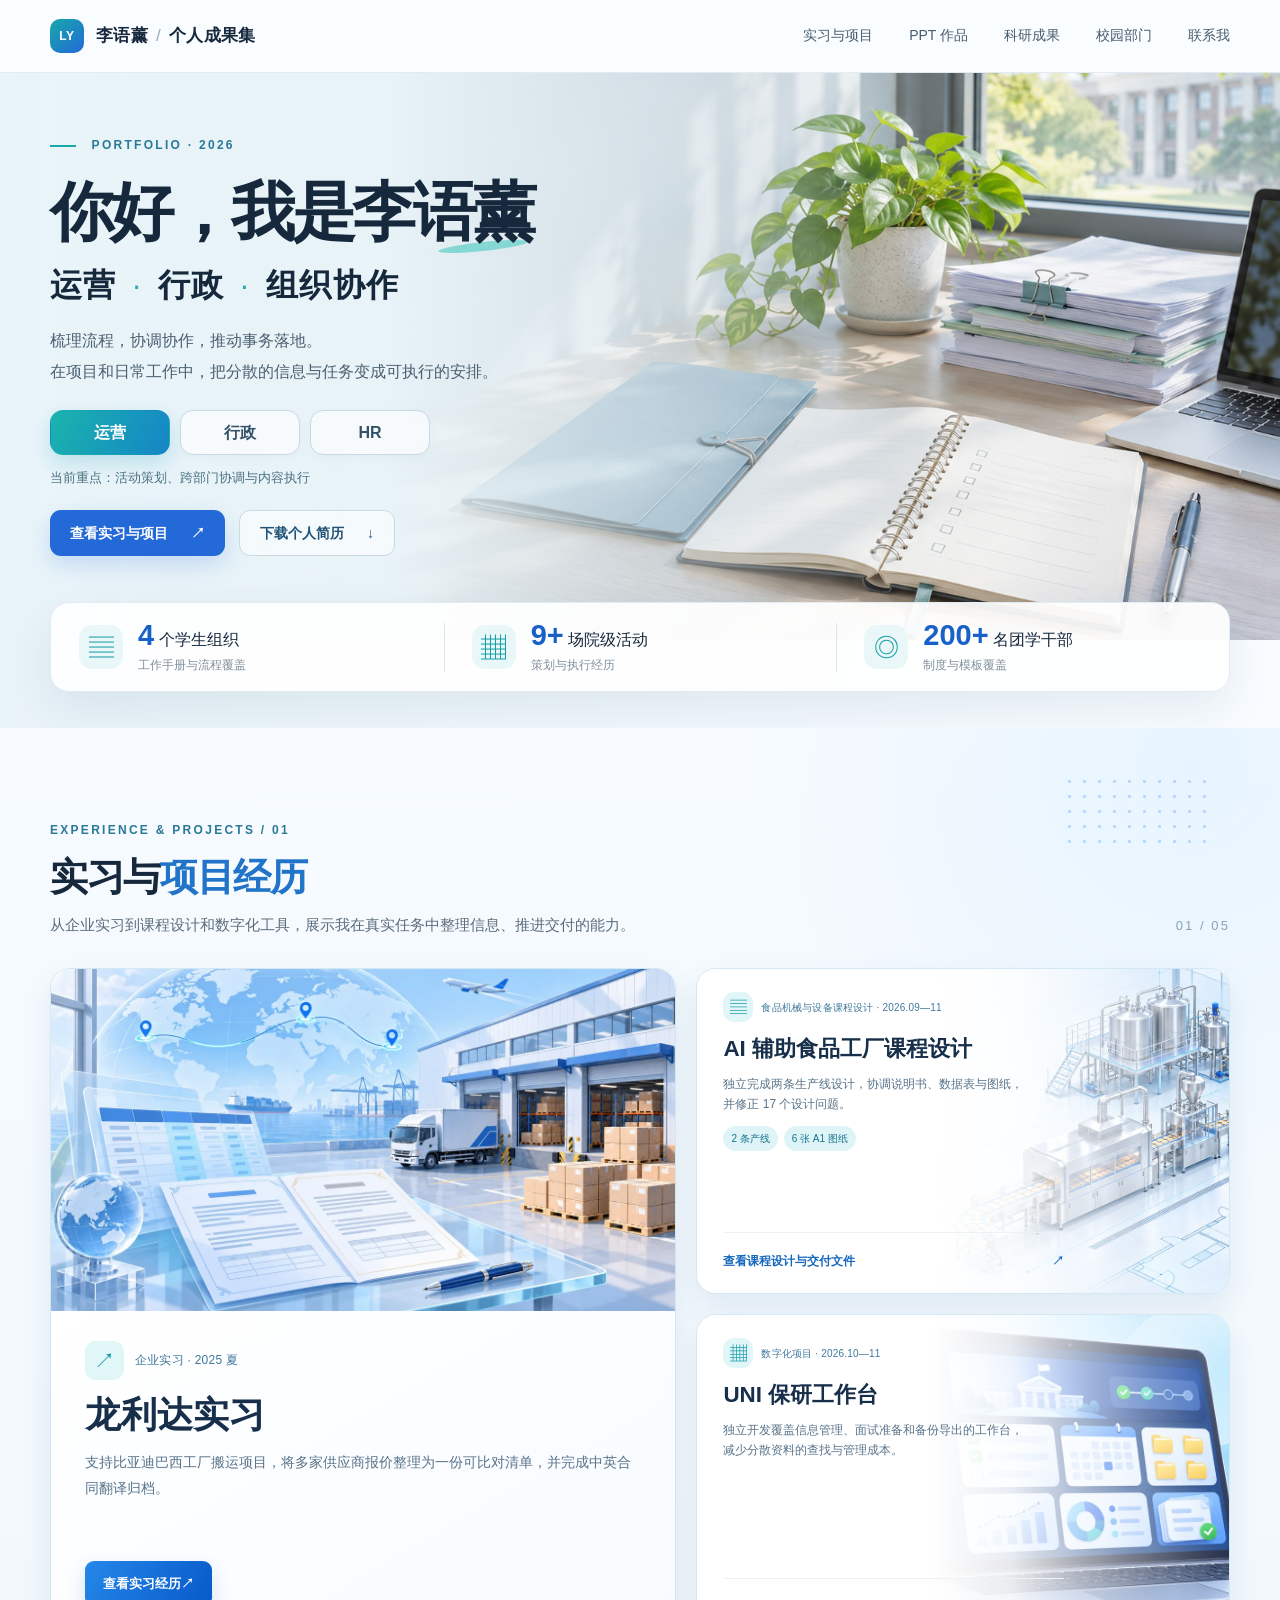
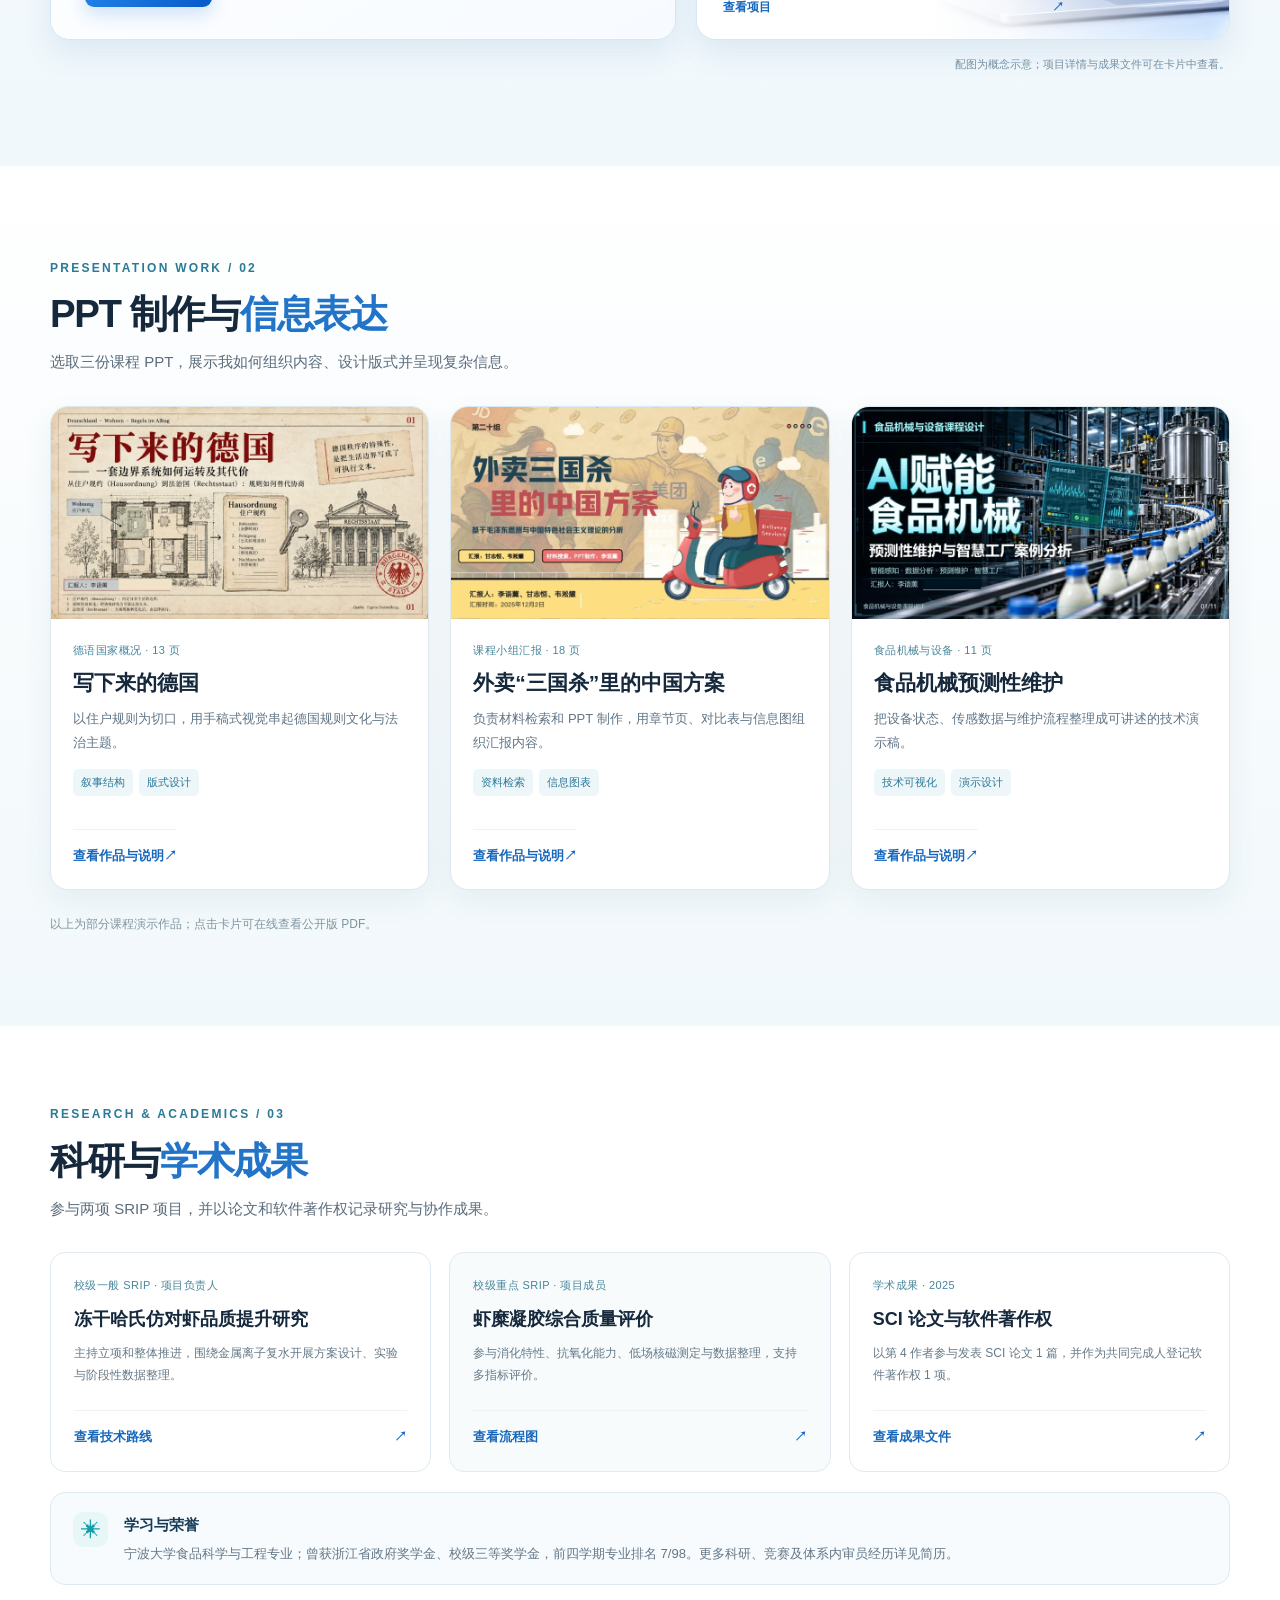
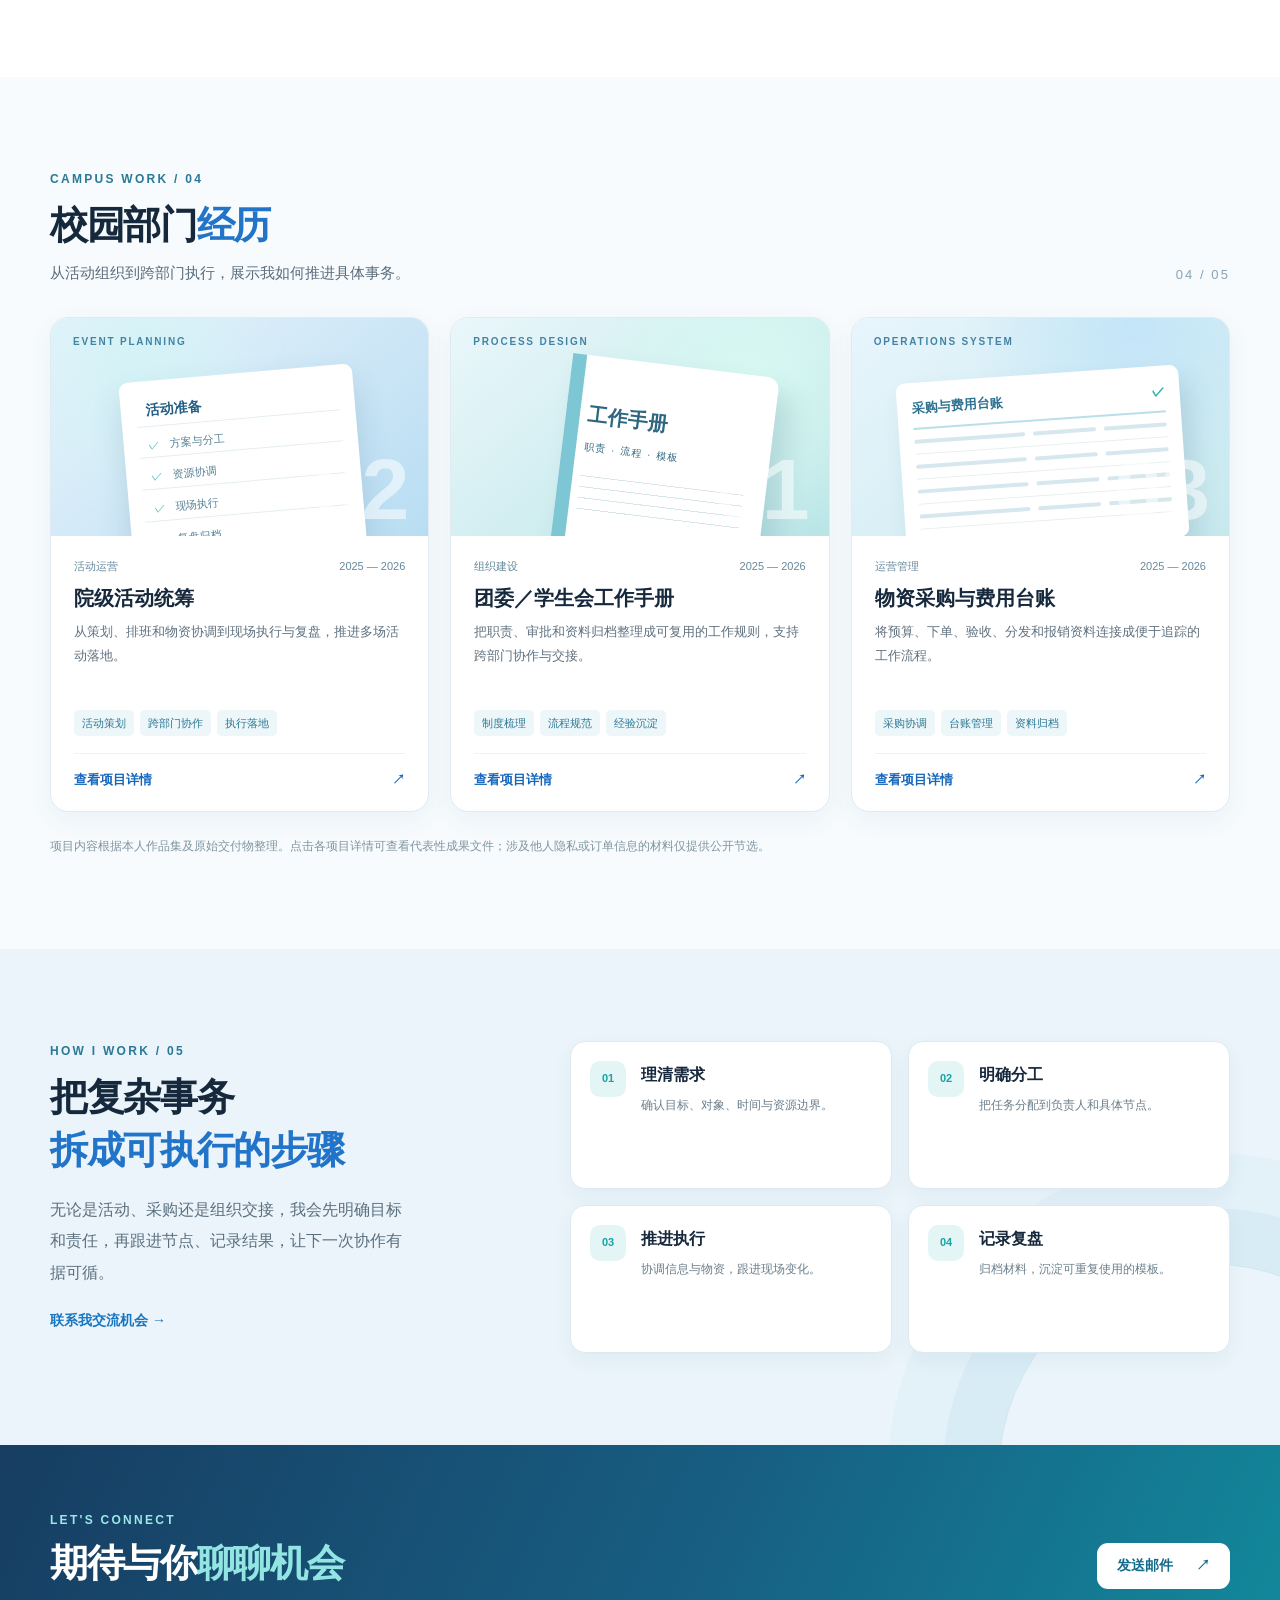
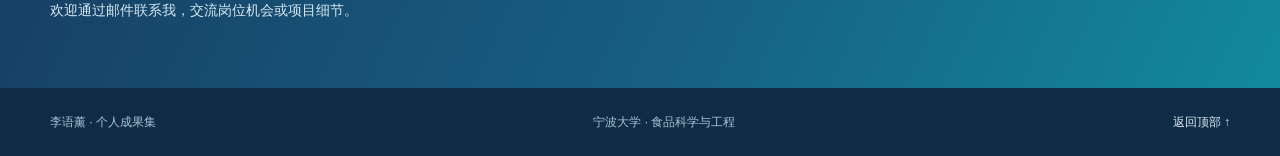
<file: index.html>
<!doctype html>
<html lang="zh-CN">
<head>
  <meta charset="utf-8">
  <meta name="viewport" content="width=device-width, initial-scale=1">
  <meta name="theme-color" content="#edf5f9">
  <meta name="description" content="李语薰的个人成果集，展示运营、行政与组织协作方向的项目成果、实习经历和工作方法。">
  <title>李语薰｜个人成果集</title>
  <link rel="stylesheet" href="styles.css">
  <script src="script.js" defer></script>
</head>
<body>
  <a class="skip-link" href="#main">跳到主要内容</a>
  <header class="site-header">
    <div class="shell header-inner">
      <a class="brand" href="#top" aria-label="李语薰个人成果集，返回顶部"><span class="brand-mark">LY</span><span>李语薰<span class="brand-divider">/</span>个人成果集</span></a>
      <nav class="main-nav" aria-label="主导航">
        <a href="#experience">实习与项目</a><a href="#presentations">PPT 作品</a><a href="#research">科研成果</a><a href="#projects">校园部门</a><a href="#contact">联系我</a>
      </nav>
      <button class="menu-button" type="button" aria-label="打开导航菜单" aria-expanded="false" aria-controls="mobile-nav"><span></span><span></span><span></span></button>
    </div>
    <nav class="mobile-nav" id="mobile-nav" aria-label="移动端导航" hidden><a href="#experience">实习与项目</a><a href="#presentations">PPT 作品</a><a href="#research">科研成果</a><a href="#projects">校园部门</a><a href="#contact">联系我</a></nav>
  </header>

  <main id="main">
    <section class="hero" id="top" aria-labelledby="hero-title">
      <div class="hero-image" role="img" aria-label="阳光下的工作台、笔记本与文件"></div>
      <div class="shell hero-inner">
        <div class="hero-copy">
          <p class="eyebrow"><span class="eyebrow-line"></span> PORTFOLIO · 2026</p>
          <h1 id="hero-title">你好，我是<span>李语薰</span><i class="title-accent" aria-hidden="true"></i></h1>
          <p class="hero-role">运营 <b>·</b> 行政 <b>·</b> 组织协作</p>
          <p class="hero-intro">梳理流程，协调协作，推动事务落地。<br>在项目和日常工作中，把分散的信息与任务变成可执行的安排。</p>
          <div class="role-picker" role="group" aria-label="选择投递方向">
            <button type="button" class="role-button active" data-role="ops" aria-pressed="true">运营</button>
            <button type="button" class="role-button" data-role="admin" aria-pressed="false">行政</button>
            <button type="button" class="role-button" data-role="hr" aria-pressed="false">HR</button>
          </div>
          <p class="role-note" id="role-note" aria-live="polite">当前重点：活动策划、跨部门协调与内容执行</p>
          <div class="hero-actions"><a class="button primary" href="#experience">查看实习与项目 <span aria-hidden="true">↗</span></a><a class="button text-button" id="resume-link" href="assets/li-yuxun-resume.pdf" download="李语薰-宁波大学-个人简历.pdf">下载个人简历 <span aria-hidden="true">↓</span></a></div>
        </div>
      </div>
      <div class="shell metrics" aria-label="成果概览"><div><span class="metric-icon">▤</span><span><strong>4</strong> 个学生组织<small>工作手册与流程覆盖</small></span></div><div><span class="metric-icon">▦</span><span><strong>9+</strong> 场院级活动<small>策划与执行经历</small></span></div><div><span class="metric-icon">◎</span><span><strong>200+</strong> 名团学干部<small>制度与模板覆盖</small></span></div></div>
    </section>

    <section class="section experience-section" id="experience" aria-labelledby="experience-title">
      <div class="shell">
        <div class="section-head"><div><p class="section-kicker">EXPERIENCE &amp; PROJECTS / 01</p><h2 id="experience-title">实习与<span>项目经历</span></h2><p class="section-subtitle">从企业实习到课程设计和数字化工具，展示我在真实任务中整理信息、推进交付的能力。</p></div><span class="section-deco" aria-hidden="true">01 / 05</span></div>
        <div class="experience-showcase">
          <article class="experience-tile experience-tile--featured">
            <div class="experience-tile-art"><img src="assets/experience/internship.webp" alt="物流仓储、供应商报价表与合同文件的概念插画" loading="lazy"></div>
            <div class="experience-tile-content"><div class="experience-meta"><span class="experience-icon" aria-hidden="true">↗</span><span>企业实习 · 2025 夏</span></div><h3>龙利达实习</h3><p>支持比亚迪巴西工厂搬运项目，将多家供应商报价整理为一份可比对清单，并完成中英合同翻译归档。</p><button type="button" class="detail-button" data-open="internship">查看实习经历 <span aria-hidden="true">↗</span></button></div>
          </article>
          <article class="experience-tile experience-tile--compact experience-tile--factory">
            <div class="experience-tile-art"><img src="assets/experience/factory.webp" alt="食品生产线与设计图纸的概念插画" loading="lazy"></div>
            <div class="experience-tile-content"><div class="experience-meta"><span class="experience-icon" aria-hidden="true">▤</span><span>食品机械与设备课程设计 · 2026.09—11</span></div><h3>AI 辅助食品工厂课程设计</h3><p>独立完成两条生产线设计，协调说明书、数据表与图纸，并修正 17 个设计问题。</p><div class="experience-pills"><span>2 条产线</span><span>6 张 A1 图纸</span></div><button type="button" class="detail-button" data-open="engineering">查看课程设计与交付文件 <span aria-hidden="true">↗</span></button></div>
          </article>
          <article class="experience-tile experience-tile--compact experience-tile--uni">
            <div class="experience-tile-art"><img src="assets/experience/uni.webp" alt="信息管理工作台界面的概念插画" loading="lazy"></div>
            <div class="experience-tile-content"><div class="experience-meta"><span class="experience-icon" aria-hidden="true">▦</span><span>数字化项目 · 2026.10—11</span></div><h3>UNI 保研工作台</h3><p>独立开发覆盖信息管理、面试准备和备份导出的工作台，减少分散资料的查找与管理成本。</p><button type="button" class="detail-button" data-open="uni">查看项目 <span aria-hidden="true">↗</span></button></div>
          </article>
        </div>
        <p class="experience-visual-note">配图为概念示意；项目详情与成果文件可在卡片中查看。</p>
      </div>
    </section>
    <section class="section presentations-section" id="presentations" aria-labelledby="presentations-title">
      <div class="shell">
        <div class="section-head"><div><p class="section-kicker">PRESENTATION WORK / 02</p><h2 id="presentations-title">PPT 制作与<span>信息表达</span></h2><p class="section-subtitle">选取三份课程 PPT，展示我如何组织内容、设计版式并呈现复杂信息。</p></div></div>
        <div class="presentation-grid">
          <article class="presentation-card"><img src="assets/presentations/germany-cover.webp" alt="《写下来的德国》演示稿封面，采用手稿与历史档案视觉" loading="lazy"><div class="presentation-body"><p class="experience-type">德语国家概况 · 13 页</p><h3>写下来的德国</h3><p>以住户规则为切口，用手稿式视觉串起德国规则文化与法治主题。</p><div class="tags"><span>叙事结构</span><span>版式设计</span></div><button type="button" class="detail-button" data-open="slidesGermany">查看作品与说明 <span aria-hidden="true">↗</span></button></div></article>
          <article class="presentation-card"><img src="assets/presentations/takeout-cover.webp" alt="《外卖三国杀里的中国方案》课程汇报封面，采用插画和章节式布局" loading="lazy"><div class="presentation-body"><p class="experience-type">课程小组汇报 · 18 页</p><h3>外卖“三国杀”里的中国方案</h3><p>负责材料检索和 PPT 制作，用章节页、对比表与信息图组织汇报内容。</p><div class="tags"><span>资料检索</span><span>信息图表</span></div><button type="button" class="detail-button" data-open="slidesTakeout">查看作品与说明 <span aria-hidden="true">↗</span></button></div></article>
          <article class="presentation-card"><img src="assets/presentations/maintenance-cover.webp" alt="《食品机械预测性维护》演示稿封面，采用深色工业科技视觉" loading="lazy"><div class="presentation-body"><p class="experience-type">食品机械与设备 · 11 页</p><h3>食品机械预测性维护</h3><p>把设备状态、传感数据与维护流程整理成可讲述的技术演示稿。</p><div class="tags"><span>技术可视化</span><span>演示设计</span></div><button type="button" class="detail-button" data-open="slidesMaintenance">查看作品与说明 <span aria-hidden="true">↗</span></button></div></article>
        </div>
        <p class="evidence-note">以上为部分课程演示作品；点击卡片可在线查看公开版 PDF。</p>
      </div>
    </section>
    <section class="section expanded-section" id="research" aria-labelledby="research-title"><div class="shell"><div class="section-head"><div><p class="section-kicker">RESEARCH & ACADEMICS / 03</p><h2 id="research-title">科研与<span>学术成果</span></h2><p class="section-subtitle">参与两项 SRIP 项目，并以论文和软件著作权记录研究与协作成果。</p></div></div>
      <div class="research-grid"><article class="research-card"><p class="experience-type">校级一般 SRIP · 项目负责人</p><h3>冻干哈氏仿对虾品质提升研究</h3><p>主持立项和整体推进，围绕金属离子复水开展方案设计、实验与阶段性数据整理。</p><button type="button" class="detail-button" data-open="shrimp">查看技术路线 <span aria-hidden="true">↗</span></button></article><article class="research-card"><p class="experience-type">校级重点 SRIP · 项目成员</p><h3>虾糜凝胶综合质量评价</h3><p>参与消化特性、抗氧化能力、低场核磁测定与数据整理，支持多指标评价。</p><button type="button" class="detail-button" data-open="gel">查看流程图 <span aria-hidden="true">↗</span></button></article><article class="research-card"><p class="experience-type">学术成果 · 2025</p><h3>SCI 论文与软件著作权</h3><p>以第 4 作者参与发表 SCI 论文 1 篇，并作为共同完成人登记软件著作权 1 项。</p><button type="button" class="detail-button" data-open="academic">查看成果文件 <span aria-hidden="true">↗</span></button></article></div>
    <div class="credentials-strip"><span class="credentials-badge" aria-hidden="true">✳</span><div><strong>学习与荣誉</strong><p>宁波大学食品科学与工程专业；曾获浙江省政府奖学金、校级三等奖学金，前四学期专业排名 7/98。更多科研、竞赛及体系内审员经历详见简历。</p></div></div></div></section>
    <section class="section projects-section" id="projects" aria-labelledby="projects-title">
      <div class="shell">
        <div class="section-head"><div><p class="section-kicker">CAMPUS WORK / 04</p><h2 id="projects-title">校园部门<span>经历</span></h2><p class="section-subtitle" id="project-intro">通过活动统筹、工作手册和采购台账，呈现校园部门工作的执行与沉淀。</p></div><span class="section-deco" aria-hidden="true">04 / 05</span></div>
        <div class="project-grid" id="project-grid">
          <article class="project-card" data-project="events"><div class="card-art art-events"><div class="art-label">EVENT PLANNING</div><div class="schedule"><span>活动准备</span><span>方案与分工</span><span>资源协调</span><span>现场执行</span><span>复盘归档</span></div><span class="art-number">02</span></div><div class="card-body"><div class="card-meta"><span>活动运营</span><span>2025 — 2026</span></div><h3>院级活动统筹</h3><p>从策划、排班和物资协调到现场执行与复盘，推进多场活动落地。</p><div class="tags"><span>活动策划</span><span>跨部门协作</span><span>执行落地</span></div><button type="button" class="detail-button" data-open="events">查看项目详情 <span aria-hidden="true">↗</span></button></div></article>
          <article class="project-card" data-project="handbook"><div class="card-art art-handbook"><div class="art-label">PROCESS DESIGN</div><div class="book"><div class="book-rule"></div><span>工作手册</span><small>职责 · 流程 · 模板</small><div class="book-lines"></div></div><span class="art-number">01</span></div><div class="card-body"><div class="card-meta"><span>组织建设</span><span>2025 — 2026</span></div><h3>团委／学生会工作手册</h3><p>把职责、审批和资料归档整理成可复用的工作规则，支持跨部门协作与交接。</p><div class="tags"><span>制度梳理</span><span>流程规范</span><span>经验沉淀</span></div><button type="button" class="detail-button" data-open="handbook">查看项目详情 <span aria-hidden="true">↗</span></button></div></article>
          <article class="project-card" data-project="procurement"><div class="card-art art-procurement"><div class="art-label">OPERATIONS SYSTEM</div><div class="ledger"><div class="ledger-title">采购与费用台账 <span>✓</span></div><div class="ledger-row"><i></i><i></i><i></i></div><div class="ledger-row"><i></i><i></i><i></i></div><div class="ledger-row"><i></i><i></i><i></i></div><div class="ledger-row"><i></i><i></i><i></i></div></div><span class="art-number">03</span></div><div class="card-body"><div class="card-meta"><span>运营管理</span><span>2025 — 2026</span></div><h3>物资采购与费用台账</h3><p>将预算、下单、验收、分发和报销资料连接成便于追踪的工作流程。</p><div class="tags"><span>采购协调</span><span>台账管理</span><span>资料归档</span></div><button type="button" class="detail-button" data-open="procurement">查看项目详情 <span aria-hidden="true">↗</span></button></div></article>
        </div>
        <p class="evidence-note">项目内容根据本人作品集及原始交付物整理。点击各项目详情可查看代表性成果文件；涉及他人隐私或订单信息的材料仅提供公开节选。</p>
      </div>
    </section>
    <section class="section method-section" id="method" aria-labelledby="method-title"><div class="shell method-layout"><div class="method-copy"><p class="section-kicker">HOW I WORK / 05</p><h2 id="method-title">把复杂事务<br><span>拆成可执行的步骤</span></h2><p>无论是活动、采购还是组织交接，我会先明确目标和责任，再跟进节点、记录结果，让下一次协作有据可循。</p><a class="inline-link" href="#contact">联系我交流机会 <span aria-hidden="true">→</span></a></div><ol class="method-steps"><li><span class="step-num">01</span><div><h3>理清需求</h3><p>确认目标、对象、时间与资源边界。</p></div></li><li><span class="step-num">02</span><div><h3>明确分工</h3><p>把任务分配到负责人和具体节点。</p></div></li><li><span class="step-num">03</span><div><h3>推进执行</h3><p>协调信息与物资，跟进现场变化。</p></div></li><li><span class="step-num">04</span><div><h3>记录复盘</h3><p>归档材料，沉淀可重复使用的模板。</p></div></li></ol></div></section>

    <section class="contact-section" id="contact" aria-labelledby="contact-title"><div class="shell contact-inner"><div><p class="section-kicker">LET'S CONNECT</p><h2 id="contact-title">期待与你<span>聊聊机会</span></h2><p>欢迎通过邮件联系我，交流岗位机会或项目细节。</p></div><a class="button contact-button" href="mailto:19560507382@163.com?subject=%E6%9D%8E%E8%AF%AD%E8%96%B0%20%E5%B2%97%E4%BD%8D%E6%B2%9F%E9%80%9A">发送邮件 <span aria-hidden="true">↗</span></a></div></section>
  </main>

  <footer class="site-footer"><div class="shell footer-inner"><span>李语薰 · 个人成果集</span><span>宁波大学 · 食品科学与工程</span><a href="#top">返回顶部 ↑</a></div></footer>

  <dialog id="project-dialog" class="project-dialog" aria-labelledby="dialog-title"><div class="dialog-top"><span id="dialog-category"></span><button id="dialog-close" type="button" aria-label="关闭详情">×</button></div><div class="dialog-content"><h2 id="dialog-title"></h2><p id="dialog-lead" class="dialog-lead"></p><section class="evidence-section"><h3>成果文件</h3><div id="dialog-files" class="file-list"></div></section><div class="dialog-columns"><section><h3>背景与任务</h3><p id="dialog-context"></p></section><section><h3>我承担的工作</h3><ul id="dialog-actions"></ul></section><section><h3>结果与佐证</h3><p id="dialog-result"></p></section></div><p class="dialog-caveat" id="dialog-caveat"></p></div></dialog>
</body>
</html>
</file>
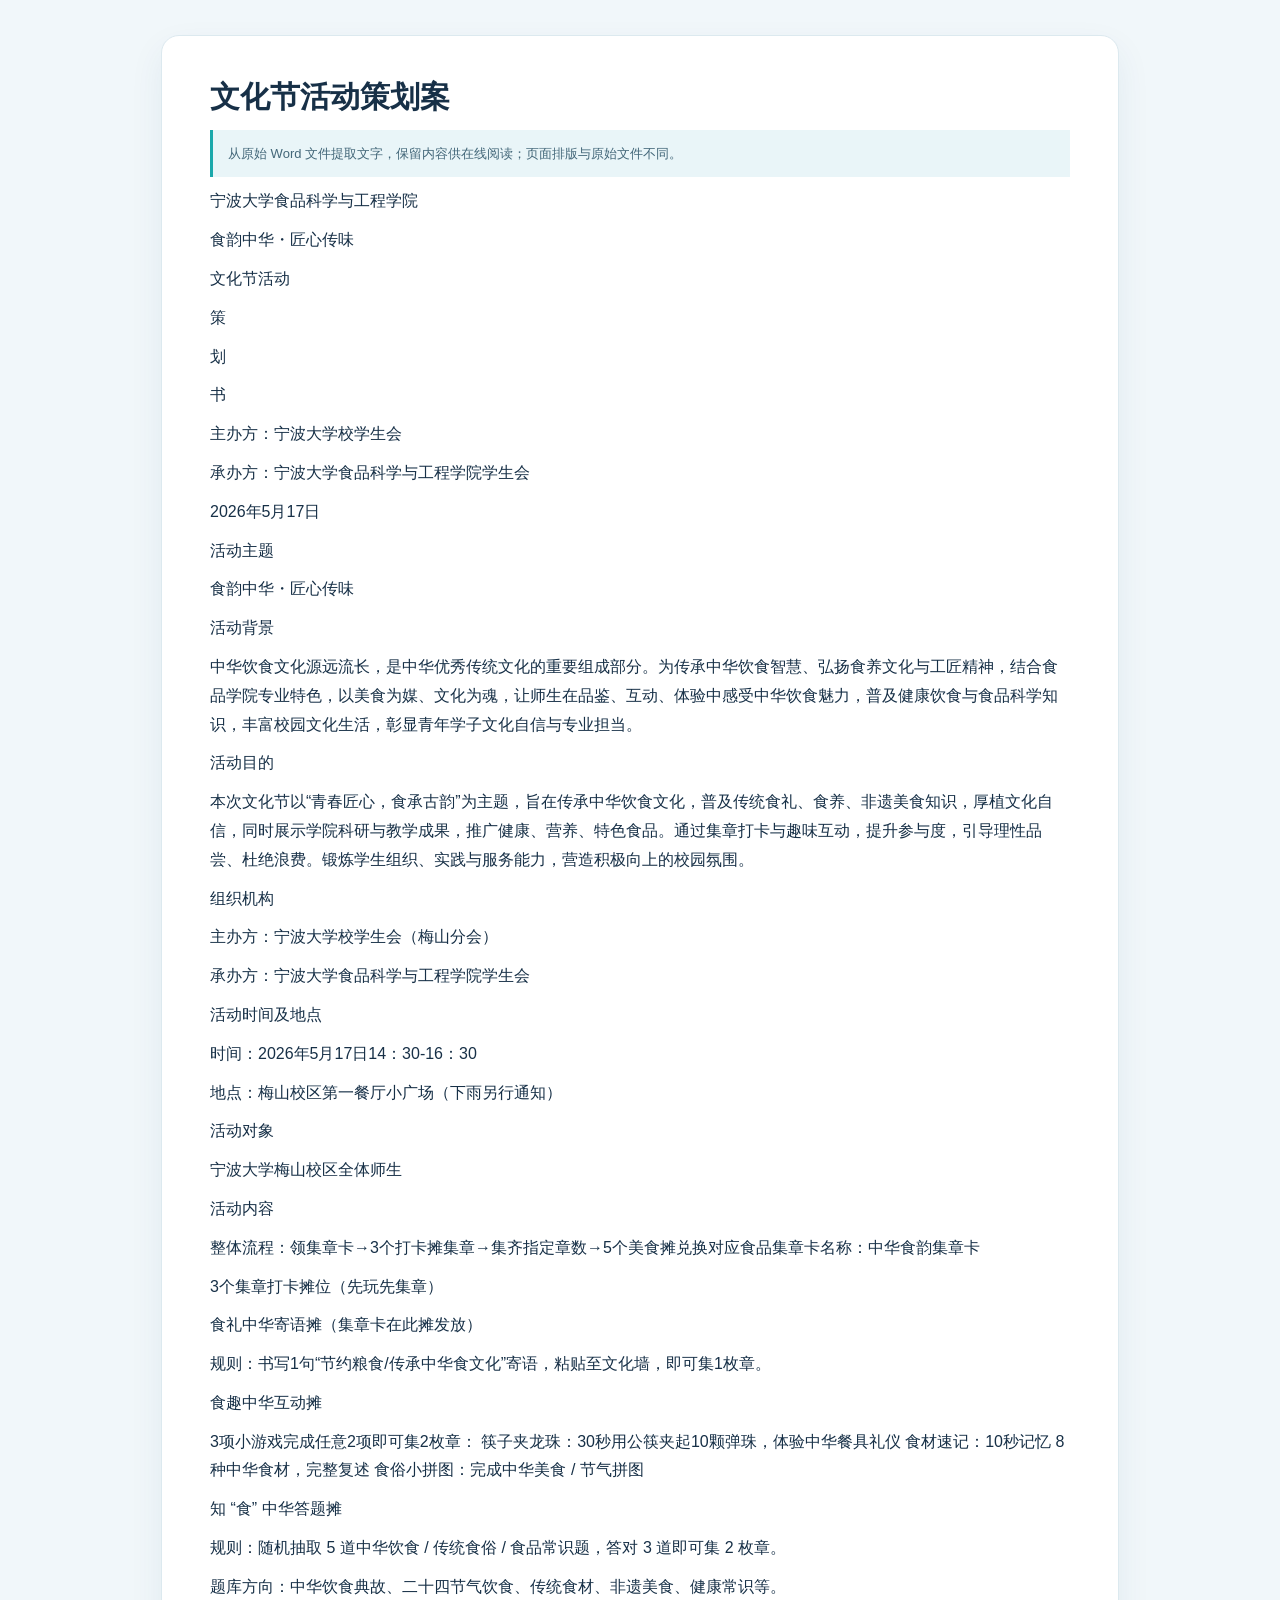
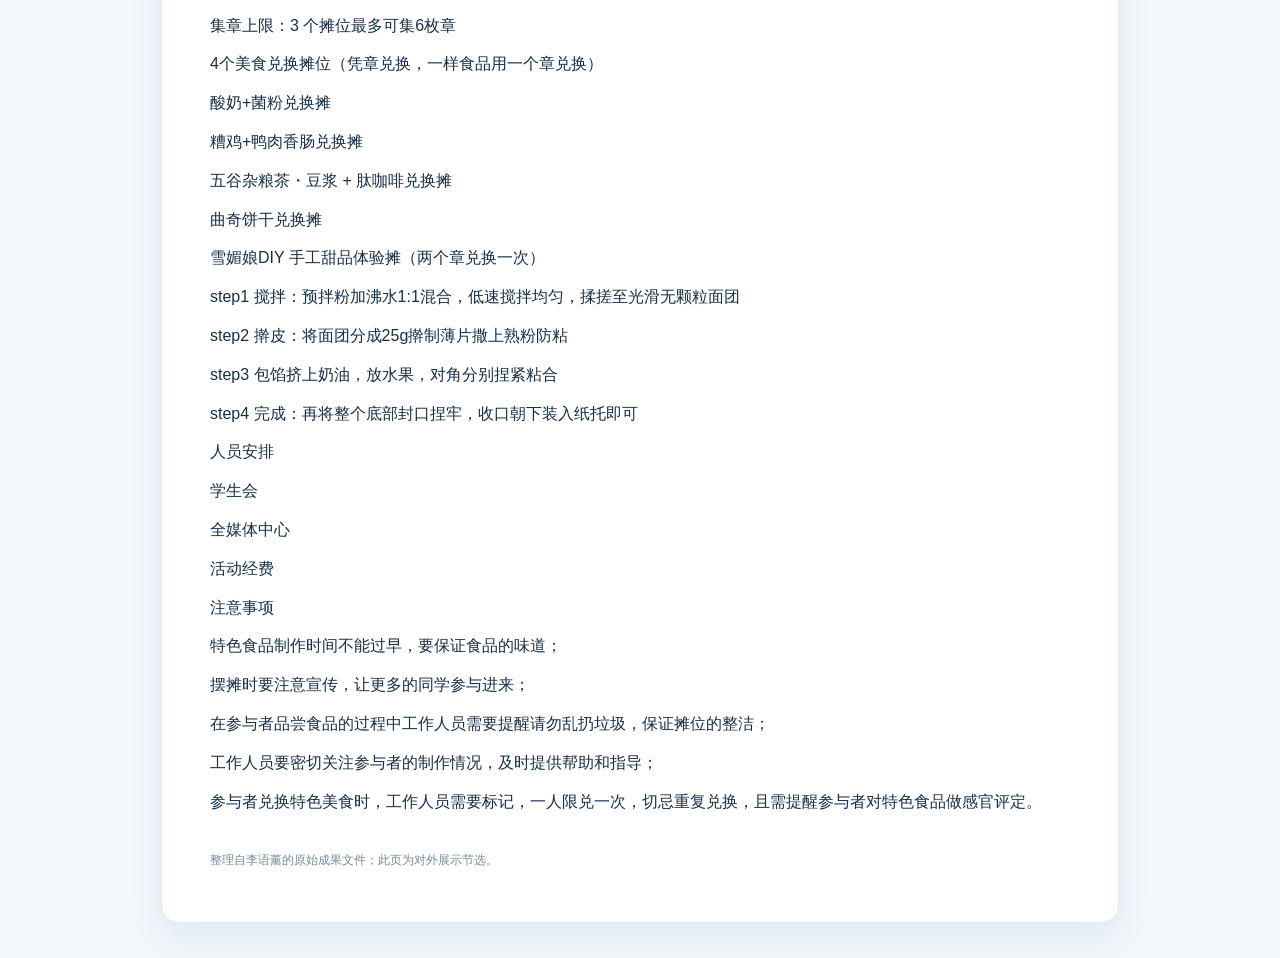
<file: evidence/culture-plan.html>
<!doctype html><html lang="zh-CN"><head><meta charset="utf-8"><meta name="viewport" content="width=device-width,initial-scale=1"><title>文化节活动策划案</title><style>body{margin:0;background:#f1f7fa;color:#173047;font:16px/1.8 "Microsoft YaHei",sans-serif}main{max-width:860px;margin:35px auto;padding:40px 48px;background:white;border:1px solid #dce9ef;border-radius:18px;box-shadow:0 14px 35px #204d7212}h1{font-size:30px;line-height:1.4;margin:0 0 12px}h2{font-size:20px;margin:34px 0 10px;color:#147c9c}p{margin:10px 0}.note{background:#e9f5f8;border-left:3px solid #1ba8ab;padding:12px 15px;color:#436779;font-size:13px}.source{margin-top:34px;color:#748a97;font-size:12px}table{width:100%;border-collapse:collapse;margin:18px 0}td,th{border:1px solid #dce8ee;padding:9px 10px;text-align:left;font-size:14px}th{background:#e9f4f8}a{color:#156dac}@media(max-width:650px){main{margin:0;padding:25px 18px;border-radius:0}h1{font-size:25px}table{display:block;overflow:auto}}</style></head><body><main><h1>文化节活动策划案</h1><p class="note">从原始 Word 文件提取文字，保留内容供在线阅读；页面排版与原始文件不同。</p><p>宁波大学食品科学与工程学院</p><p>食韵中华・匠心传味</p><p>文化节活动</p><p>策</p><p>划</p><p>书</p><p>主办方：宁波大学校学生会</p><p>承办方：宁波大学食品科学与工程学院学生会</p><p>2026年5月17日</p><p>活动主题</p><p>食韵中华・匠心传味</p><p>活动背景</p><p>中华饮食文化源远流长，是中华优秀传统文化的重要组成部分。为传承中华饮食智慧、弘扬食养文化与工匠精神，结合食品学院专业特色，以美食为媒、文化为魂，让师生在品鉴、互动、体验中感受中华饮食魅力，普及健康饮食与食品科学知识，丰富校园文化生活，彰显青年学子文化自信与专业担当。</p><p>活动目的</p><p>本次文化节以“青春匠心，食承古韵”为主题，旨在传承中华饮食文化，普及传统食礼、食养、非遗美食知识，厚植文化自信，同时展示学院科研与教学成果，推广健康、营养、特色食品。通过集章打卡与趣味互动，提升参与度，引导理性品尝、杜绝浪费。锻炼学生组织、实践与服务能力，营造积极向上的校园氛围。</p><p>组织机构</p><p>主办方：宁波大学校学生会（梅山分会）</p><p>承办方：宁波大学食品科学与工程学院学生会</p><p>活动时间及地点</p><p>时间：2026年5月17日14：30-16：30</p><p>地点：梅山校区第一餐厅小广场（下雨另行通知）</p><p>活动对象</p><p>宁波大学梅山校区全体师生</p><p>活动内容</p><p>整体流程：领集章卡→3个打卡摊集章→集齐指定章数→5个美食摊兑换对应食品集章卡名称：中华食韵集章卡</p><p>3个集章打卡摊位（先玩先集章）</p><p>食礼中华寄语摊（集章卡在此摊发放）</p><p>规则：书写1句“节约粮食/传承中华食文化”寄语，粘贴至文化墙，即可集1枚章。</p><p>食趣中华互动摊</p><p>3项小游戏完成任意2项即可集2枚章： 筷子夹龙珠：30秒用公筷夹起10颗弹珠，体验中华餐具礼仪 食材速记：10秒记忆 8 种中华食材，完整复述 食俗小拼图：完成中华美食 / 节气拼图</p><p>知 “食” 中华答题摊</p><p>规则：随机抽取 5 道中华饮食 / 传统食俗 / 食品常识题，答对 3 道即可集 2 枚章。</p><p>题库方向：中华饮食典故、二十四节气饮食、传统食材、非遗美食、健康常识等。</p><p>集章上限：3 个摊位最多可集6枚章</p><p>4个美食兑换摊位（凭章兑换，一样食品用一个章兑换）</p><p>酸奶+菌粉兑换摊</p><p>糟鸡+鸭肉香肠兑换摊</p><p>五谷杂粮茶・豆浆 + 肽咖啡兑换摊</p><p>曲奇饼干兑换摊</p><p>雪媚娘DIY 手工甜品体验摊（两个章兑换一次）</p><p>step1 搅拌：预拌粉加沸水1:1混合，低速搅拌均匀，揉搓至光滑无颗粒面团</p><p>step2 擀皮：将面团分成25g擀制薄片撒上熟粉防粘</p><p>step3 包馅挤上奶油，放水果，对角分别捏紧粘合</p><p>step4 完成：再将整个底部封口捏牢，收口朝下装入纸托即可</p><p>人员安排</p><p>学生会</p><p>全媒体中心</p><p>活动经费</p><p>注意事项</p><p>特色食品制作时间不能过早，要保证食品的味道；</p><p>摆摊时要注意宣传，让更多的同学参与进来；</p><p>在参与者品尝食品的过程中工作人员需要提醒请勿乱扔垃圾，保证摊位的整洁；</p><p>工作人员要密切关注参与者的制作情况，及时提供帮助和指导；</p><p>参与者兑换特色美食时，工作人员需要标记，一人限兑一次，切忌重复兑换，且需提醒参与者对特色食品做感官评定。</p><p class="source">整理自李语薰的原始成果文件；此页为对外展示节选。</p></main></body></html>
</file>
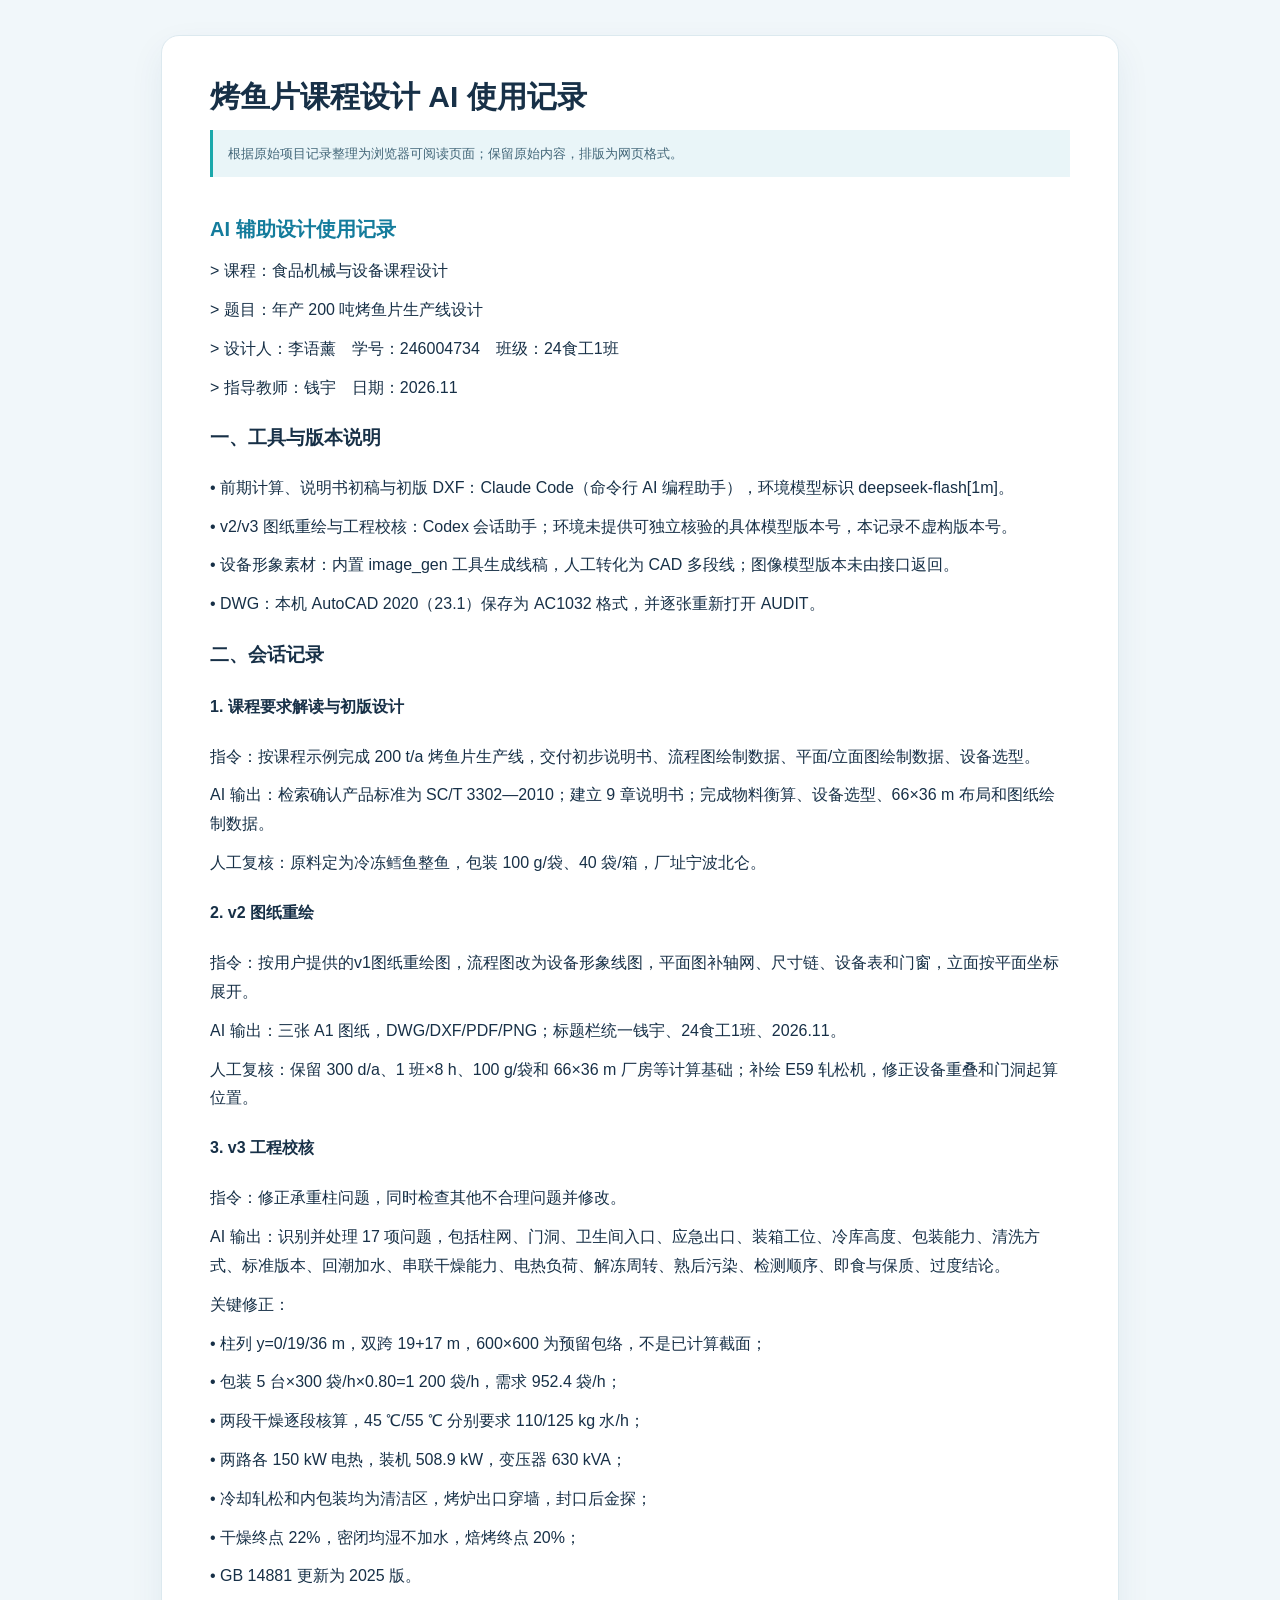
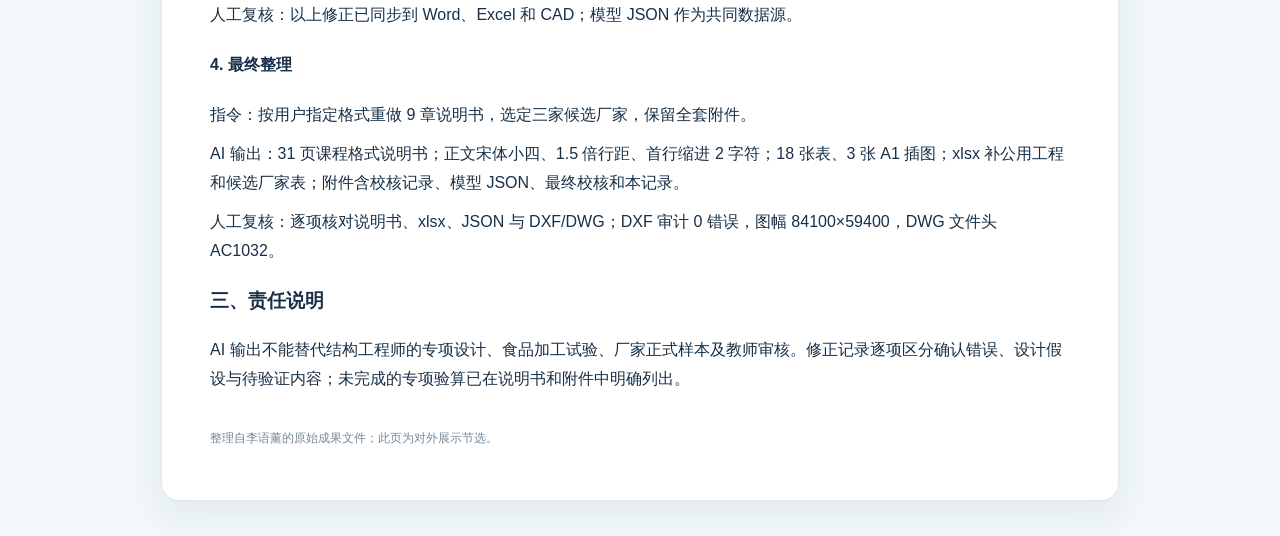
<file: evidence/fish-ai-record.html>
<!doctype html><html lang="zh-CN"><head><meta charset="utf-8"><meta name="viewport" content="width=device-width,initial-scale=1"><title>烤鱼片课程设计 AI 使用记录</title><style>body{margin:0;background:#f1f7fa;color:#173047;font:16px/1.8 "Microsoft YaHei",sans-serif}main{max-width:860px;margin:35px auto;padding:40px 48px;background:white;border:1px solid #dce9ef;border-radius:18px;box-shadow:0 14px 35px #204d7212}h1{font-size:30px;line-height:1.4;margin:0 0 12px}h2{font-size:20px;margin:34px 0 10px;color:#147c9c}p{margin:10px 0}.note{background:#e9f5f8;border-left:3px solid #1ba8ab;padding:12px 15px;color:#436779;font-size:13px}.source{margin-top:34px;color:#748a97;font-size:12px}table{width:100%;border-collapse:collapse;margin:18px 0}td,th{border:1px solid #dce8ee;padding:9px 10px;text-align:left;font-size:14px}th{background:#e9f4f8}a{color:#156dac}@media(max-width:650px){main{margin:0;padding:25px 18px;border-radius:0}h1{font-size:25px}table{display:block;overflow:auto}}</style></head><body><main><h1>烤鱼片课程设计 AI 使用记录</h1><p class="note">根据原始项目记录整理为浏览器可阅读页面；保留原始内容，排版为网页格式。</p><h2>AI 辅助设计使用记录</h2><p>&gt; 课程：食品机械与设备课程设计</p><p>&gt; 题目：年产 200 吨烤鱼片生产线设计</p><p>&gt; 设计人：李语薰　学号：246004734　班级：24食工1班</p><p>&gt; 指导教师：钱宇　日期：2026.11</p><h3>一、工具与版本说明</h3><p>• 前期计算、说明书初稿与初版 DXF：Claude Code（命令行 AI 编程助手），环境模型标识 deepseek-flash[1m]。</p><p>• v2/v3 图纸重绘与工程校核：Codex 会话助手；环境未提供可独立核验的具体模型版本号，本记录不虚构版本号。</p><p>• 设备形象素材：内置 image_gen 工具生成线稿，人工转化为 CAD 多段线；图像模型版本未由接口返回。</p><p>• DWG：本机 AutoCAD 2020（23.1）保存为 AC1032 格式，并逐张重新打开 AUDIT。</p><h3>二、会话记录</h3><h4>1. 课程要求解读与初版设计</h4><p>指令：按课程示例完成 200 t/a 烤鱼片生产线，交付初步说明书、流程图绘制数据、平面/立面图绘制数据、设备选型。</p><p>AI 输出：检索确认产品标准为 SC/T 3302—2010；建立 9 章说明书；完成物料衡算、设备选型、66×36 m 布局和图纸绘制数据。</p><p>人工复核：原料定为冷冻鳕鱼整鱼，包装 100 g/袋、40 袋/箱，厂址宁波北仑。</p><h4>2. v2 图纸重绘</h4><p>指令：按用户提供的v1图纸重绘图，流程图改为设备形象线图，平面图补轴网、尺寸链、设备表和门窗，立面按平面坐标展开。</p><p>AI 输出：三张 A1 图纸，DWG/DXF/PDF/PNG；标题栏统一钱宇、24食工1班、2026.11。</p><p>人工复核：保留 300 d/a、1 班×8 h、100 g/袋和 66×36 m 厂房等计算基础；补绘 E59 轧松机，修正设备重叠和门洞起算位置。</p><h4>3. v3 工程校核</h4><p>指令：修正承重柱问题，同时检查其他不合理问题并修改。</p><p>AI 输出：识别并处理 17 项问题，包括柱网、门洞、卫生间入口、应急出口、装箱工位、冷库高度、包装能力、清洗方式、标准版本、回潮加水、串联干燥能力、电热负荷、解冻周转、熟后污染、检测顺序、即食与保质、过度结论。</p><p>关键修正：</p><p>• 柱列 y=0/19/36 m，双跨 19+17 m，600×600 为预留包络，不是已计算截面；</p><p>• 包装 5 台×300 袋/h×0.80=1 200 袋/h，需求 952.4 袋/h；</p><p>• 两段干燥逐段核算，45 ℃/55 ℃ 分别要求 110/125 kg 水/h；</p><p>• 两路各 150 kW 电热，装机 508.9 kW，变压器 630 kVA；</p><p>• 冷却轧松和内包装均为清洁区，烤炉出口穿墙，封口后金探；</p><p>• 干燥终点 22%，密闭均湿不加水，焙烤终点 20%；</p><p>• GB 14881 更新为 2025 版。</p><p>人工复核：以上修正已同步到 Word、Excel 和 CAD；模型 JSON 作为共同数据源。</p><h4>4. 最终整理</h4><p>指令：按用户指定格式重做 9 章说明书，选定三家候选厂家，保留全套附件。</p><p>AI 输出：31 页课程格式说明书；正文宋体小四、1.5 倍行距、首行缩进 2 字符；18 张表、3 张 A1 插图；xlsx 补公用工程和候选厂家表；附件含校核记录、模型 JSON、最终校核和本记录。</p><p>人工复核：逐项核对说明书、xlsx、JSON 与 DXF/DWG；DXF 审计 0 错误，图幅 84100×59400，DWG 文件头 AC1032。</p><h3>三、责任说明</h3><p>AI 输出不能替代结构工程师的专项设计、食品加工试验、厂家正式样本及教师审核。修正记录逐项区分确认错误、设计假设与待验证内容；未完成的专项验算已在说明书和附件中明确列出。</p><p class="source">整理自李语薰的原始成果文件；此页为对外展示节选。</p></main></body></html>
</file>
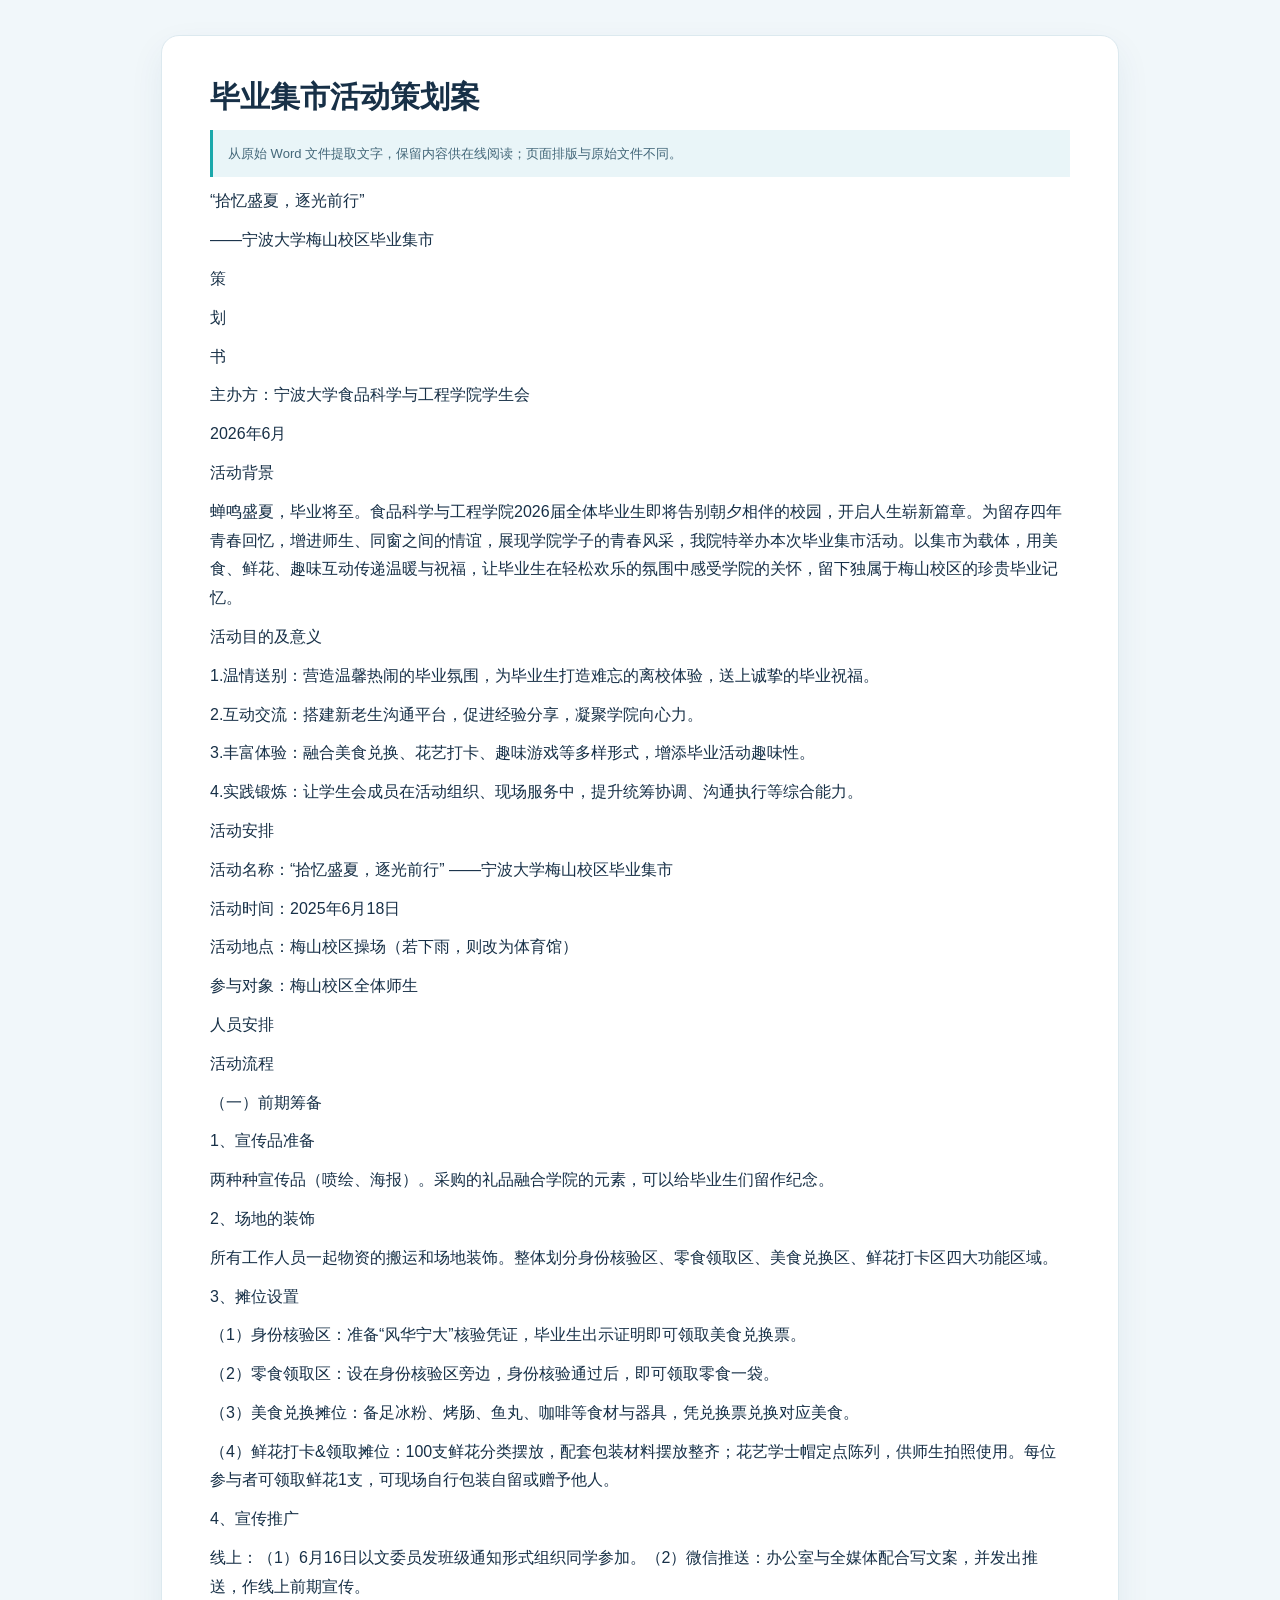
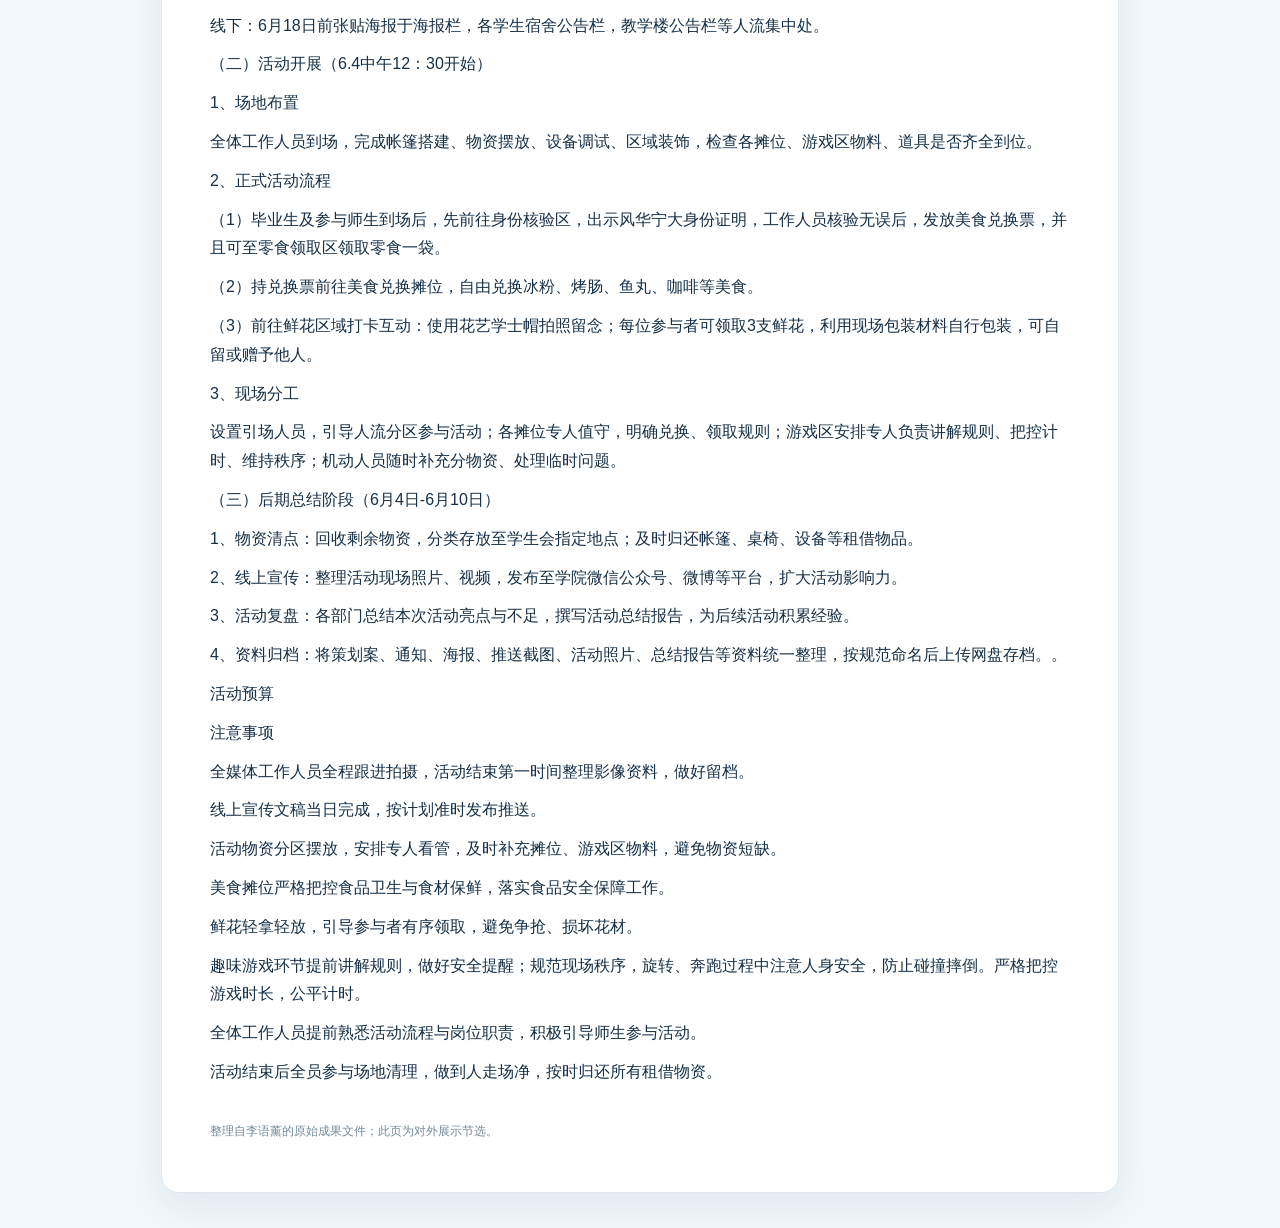
<file: evidence/graduation-plan.html>
<!doctype html><html lang="zh-CN"><head><meta charset="utf-8"><meta name="viewport" content="width=device-width,initial-scale=1"><title>毕业集市活动策划案</title><style>body{margin:0;background:#f1f7fa;color:#173047;font:16px/1.8 "Microsoft YaHei",sans-serif}main{max-width:860px;margin:35px auto;padding:40px 48px;background:white;border:1px solid #dce9ef;border-radius:18px;box-shadow:0 14px 35px #204d7212}h1{font-size:30px;line-height:1.4;margin:0 0 12px}h2{font-size:20px;margin:34px 0 10px;color:#147c9c}p{margin:10px 0}.note{background:#e9f5f8;border-left:3px solid #1ba8ab;padding:12px 15px;color:#436779;font-size:13px}.source{margin-top:34px;color:#748a97;font-size:12px}table{width:100%;border-collapse:collapse;margin:18px 0}td,th{border:1px solid #dce8ee;padding:9px 10px;text-align:left;font-size:14px}th{background:#e9f4f8}a{color:#156dac}@media(max-width:650px){main{margin:0;padding:25px 18px;border-radius:0}h1{font-size:25px}table{display:block;overflow:auto}}</style></head><body><main><h1>毕业集市活动策划案</h1><p class="note">从原始 Word 文件提取文字，保留内容供在线阅读；页面排版与原始文件不同。</p><p>“拾忆盛夏，逐光前行”</p><p>——宁波大学梅山校区毕业集市</p><p>策</p><p>划</p><p>书</p><p>主办方：宁波大学食品科学与工程学院学生会</p><p>2026年6月</p><p>活动背景</p><p>蝉鸣盛夏，毕业将至。食品科学与工程学院2026届全体毕业生即将告别朝夕相伴的校园，开启人生崭新篇章。为留存四年青春回忆，增进师生、同窗之间的情谊，展现学院学子的青春风采，我院特举办本次毕业集市活动。以集市为载体，用美食、鲜花、趣味互动传递温暖与祝福，让毕业生在轻松欢乐的氛围中感受学院的关怀，留下独属于梅山校区的珍贵毕业记忆。</p><p>活动目的及意义</p><p>1.温情送别：营造温馨热闹的毕业氛围，为毕业生打造难忘的离校体验，送上诚挚的毕业祝福。</p><p>2.互动交流：搭建新老生沟通平台，促进经验分享，凝聚学院向心力。</p><p>3.丰富体验：融合美食兑换、花艺打卡、趣味游戏等多样形式，增添毕业活动趣味性。</p><p>4.实践锻炼：让学生会成员在活动组织、现场服务中，提升统筹协调、沟通执行等综合能力。</p><p>活动安排</p><p>活动名称：“拾忆盛夏，逐光前行” ——宁波大学梅山校区毕业集市</p><p>活动时间：2025年6月18日</p><p>活动地点：梅山校区操场（若下雨，则改为体育馆）</p><p>参与对象：梅山校区全体师生</p><p>人员安排</p><p>活动流程</p><p>（一）前期筹备</p><p>1、宣传品准备</p><p>两种种宣传品（喷绘、海报）。采购的礼品融合学院的元素，可以给毕业生们留作纪念。</p><p>2、场地的装饰</p><p>所有工作人员一起物资的搬运和场地装饰。整体划分身份核验区、零食领取区、美食兑换区、鲜花打卡区四大功能区域。</p><p>3、摊位设置</p><p>（1）身份核验区：准备“风华宁大”核验凭证，毕业生出示证明即可领取美食兑换票。</p><p>（2）零食领取区：设在身份核验区旁边，身份核验通过后，即可领取零食一袋。</p><p>（3）美食兑换摊位：备足冰粉、烤肠、鱼丸、咖啡等食材与器具，凭兑换票兑换对应美食。</p><p>（4）鲜花打卡&amp;领取摊位：100支鲜花分类摆放，配套包装材料摆放整齐；花艺学士帽定点陈列，供师生拍照使用。每位参与者可领取鲜花1支，可现场自行包装自留或赠予他人。</p><p>4、宣传推广</p><p>线上：（1）6月16日以文委员发班级通知形式组织同学参加。（2）微信推送：办公室与全媒体配合写文案，并发出推送，作线上前期宣传。</p><p>线下：6月18日前张贴海报于海报栏，各学生宿舍公告栏，教学楼公告栏等人流集中处。</p><p>（二）活动开展（6.4中午12：30开始）</p><p>1、场地布置</p><p>全体工作人员到场，完成帐篷搭建、物资摆放、设备调试、区域装饰，检查各摊位、游戏区物料、道具是否齐全到位。</p><p>2、正式活动流程</p><p>（1）毕业生及参与师生到场后，先前往身份核验区，出示风华宁大身份证明，工作人员核验无误后，发放美食兑换票，并且可至零食领取区领取零食一袋。</p><p>（2）持兑换票前往美食兑换摊位，自由兑换冰粉、烤肠、鱼丸、咖啡等美食。</p><p>（3）前往鲜花区域打卡互动：使用花艺学士帽拍照留念；每位参与者可领取3支鲜花，利用现场包装材料自行包装，可自留或赠予他人。</p><p>3、现场分工</p><p>设置引场人员，引导人流分区参与活动；各摊位专人值守，明确兑换、领取规则；游戏区安排专人负责讲解规则、把控计时、维持秩序；机动人员随时补充分物资、处理临时问题。</p><p>（三）后期总结阶段（6月4日-6月10日）</p><p>1、物资清点：回收剩余物资，分类存放至学生会指定地点；及时归还帐篷、桌椅、设备等租借物品。</p><p>2、线上宣传：整理活动现场照片、视频，发布至学院微信公众号、微博等平台，扩大活动影响力。</p><p>3、活动复盘：各部门总结本次活动亮点与不足，撰写活动总结报告，为后续活动积累经验。</p><p>4、资料归档：将策划案、通知、海报、推送截图、活动照片、总结报告等资料统一整理，按规范命名后上传网盘存档。。</p><p>活动预算</p><p>注意事项</p><p>全媒体工作人员全程跟进拍摄，活动结束第一时间整理影像资料，做好留档。</p><p>线上宣传文稿当日完成，按计划准时发布推送。</p><p>活动物资分区摆放，安排专人看管，及时补充摊位、游戏区物料，避免物资短缺。</p><p>美食摊位严格把控食品卫生与食材保鲜，落实食品安全保障工作。</p><p>鲜花轻拿轻放，引导参与者有序领取，避免争抢、损坏花材。</p><p>趣味游戏环节提前讲解规则，做好安全提醒；规范现场秩序，旋转、奔跑过程中注意人身安全，防止碰撞摔倒。严格把控游戏时长，公平计时。</p><p>全体工作人员提前熟悉活动流程与岗位职责，积极引导师生参与活动。</p><p>活动结束后全员参与场地清理，做到人走场净，按时归还所有租借物资。</p><p class="source">整理自李语薰的原始成果文件；此页为对外展示节选。</p></main></body></html>
</file>
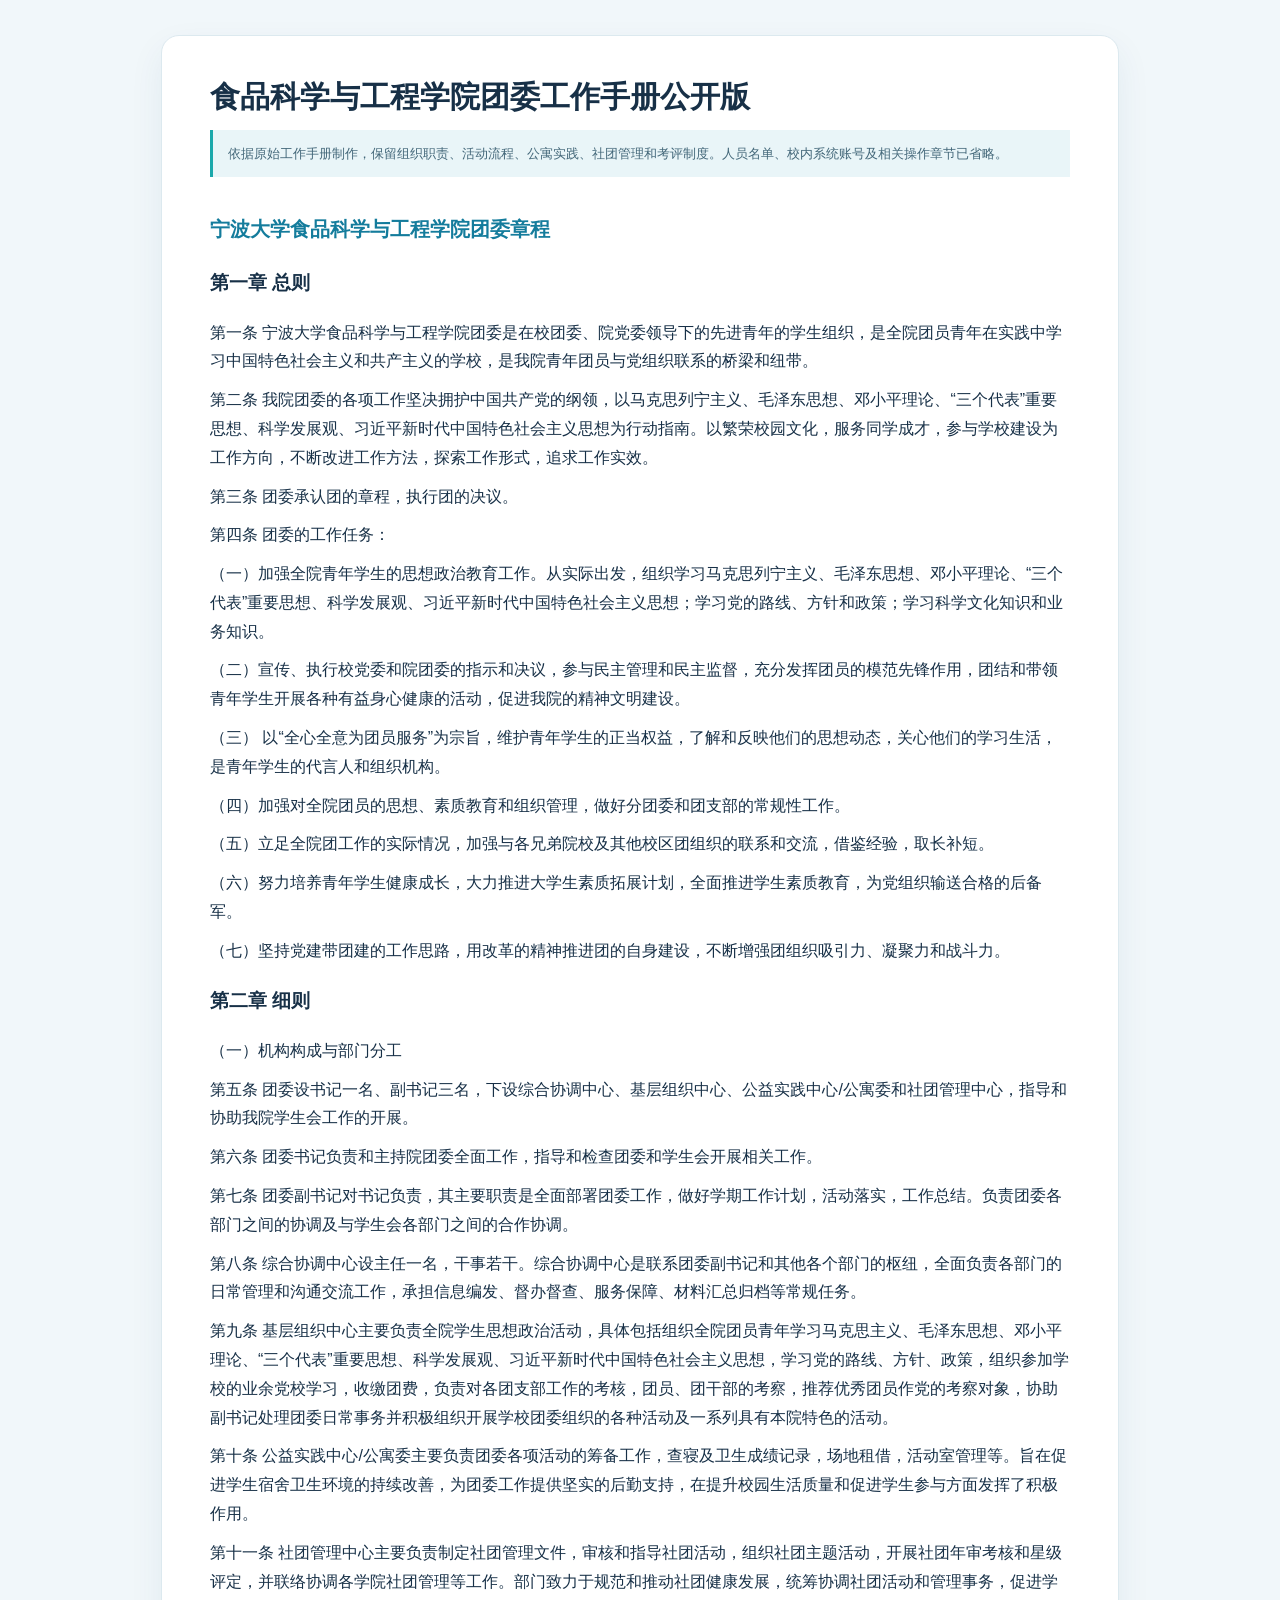
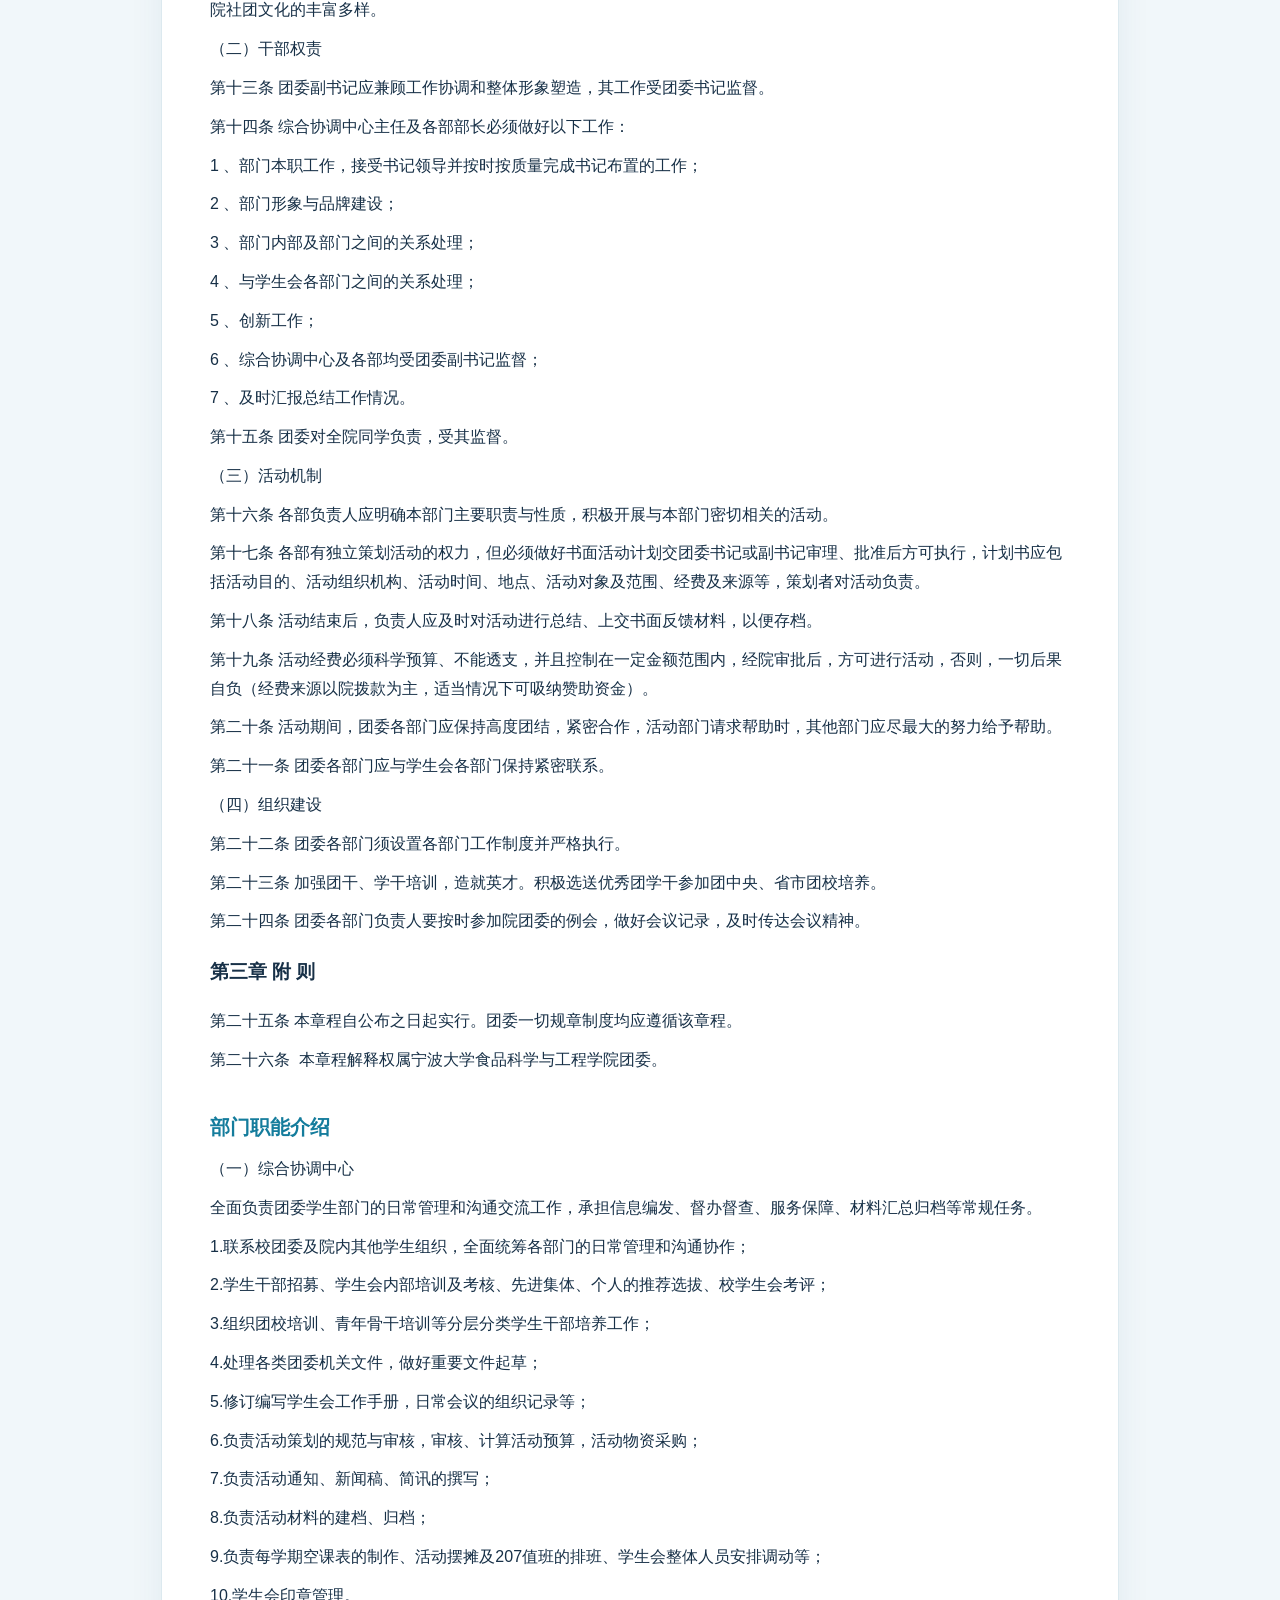
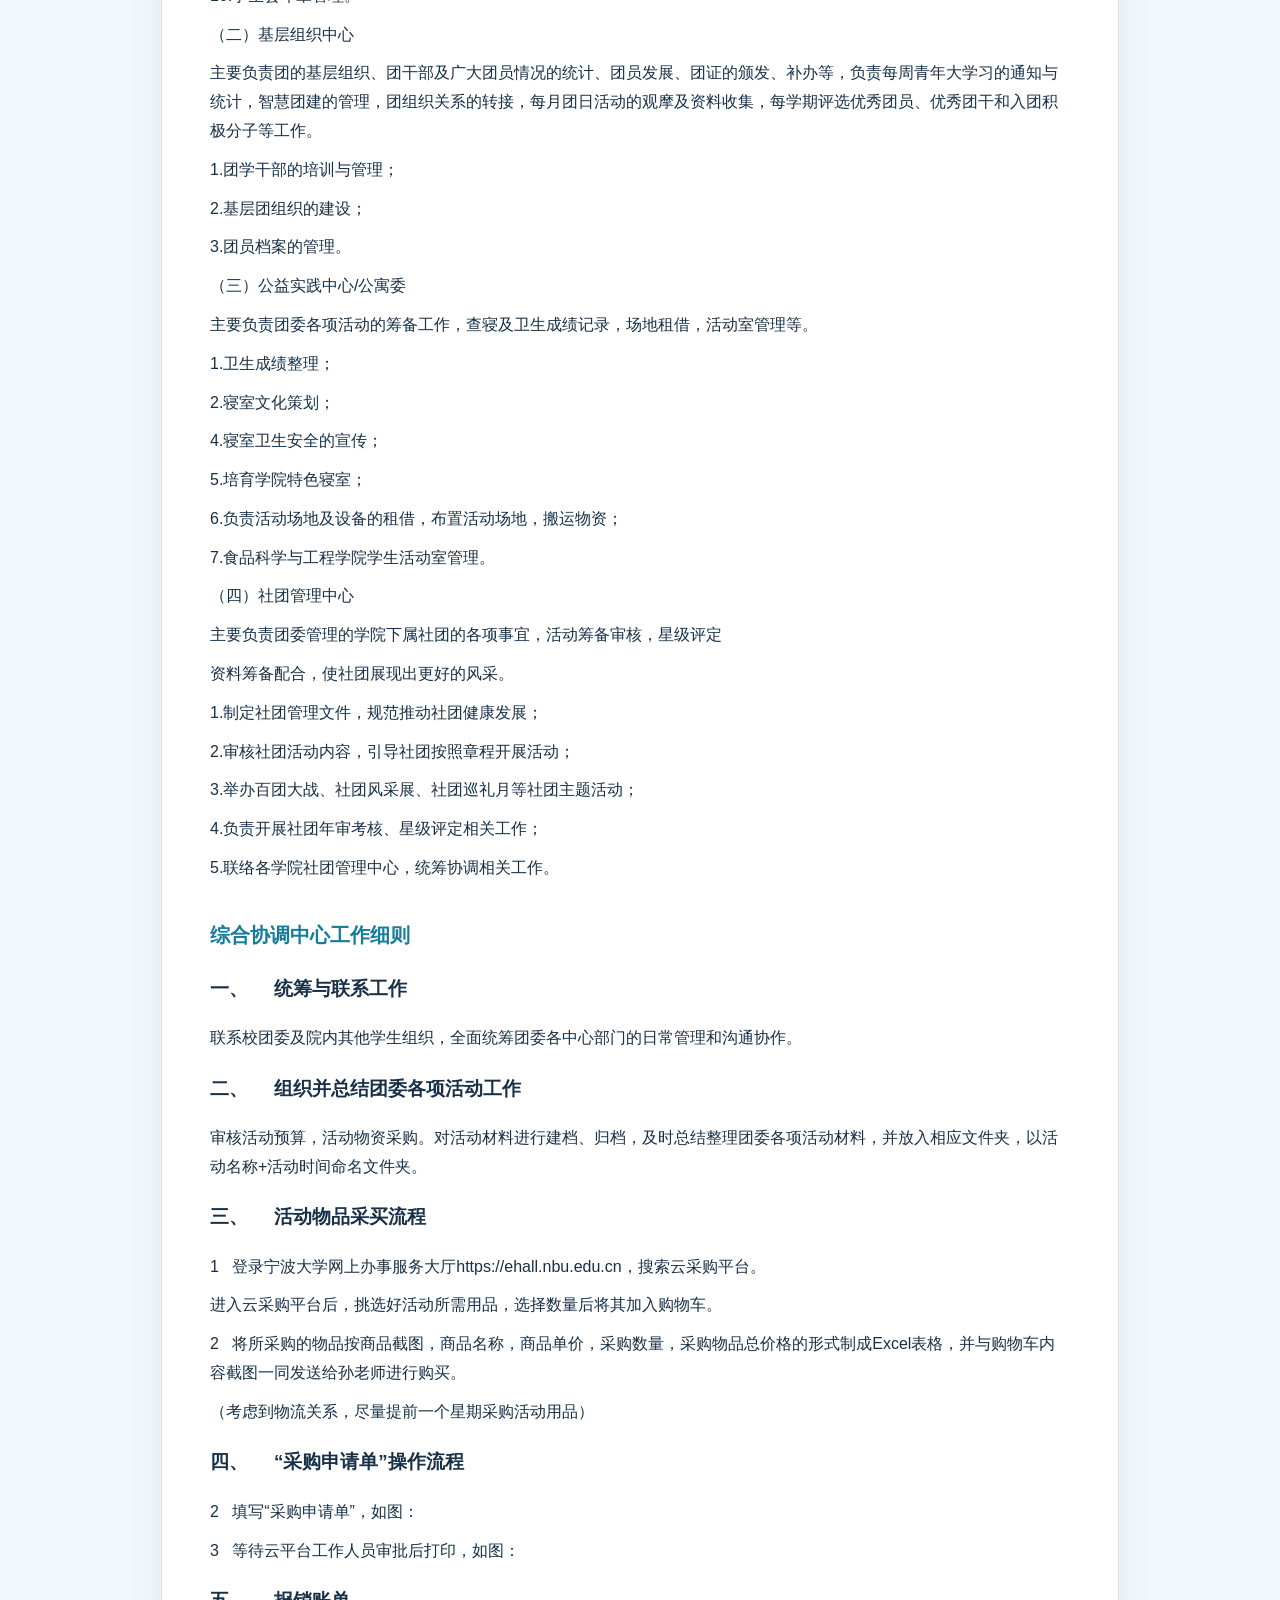
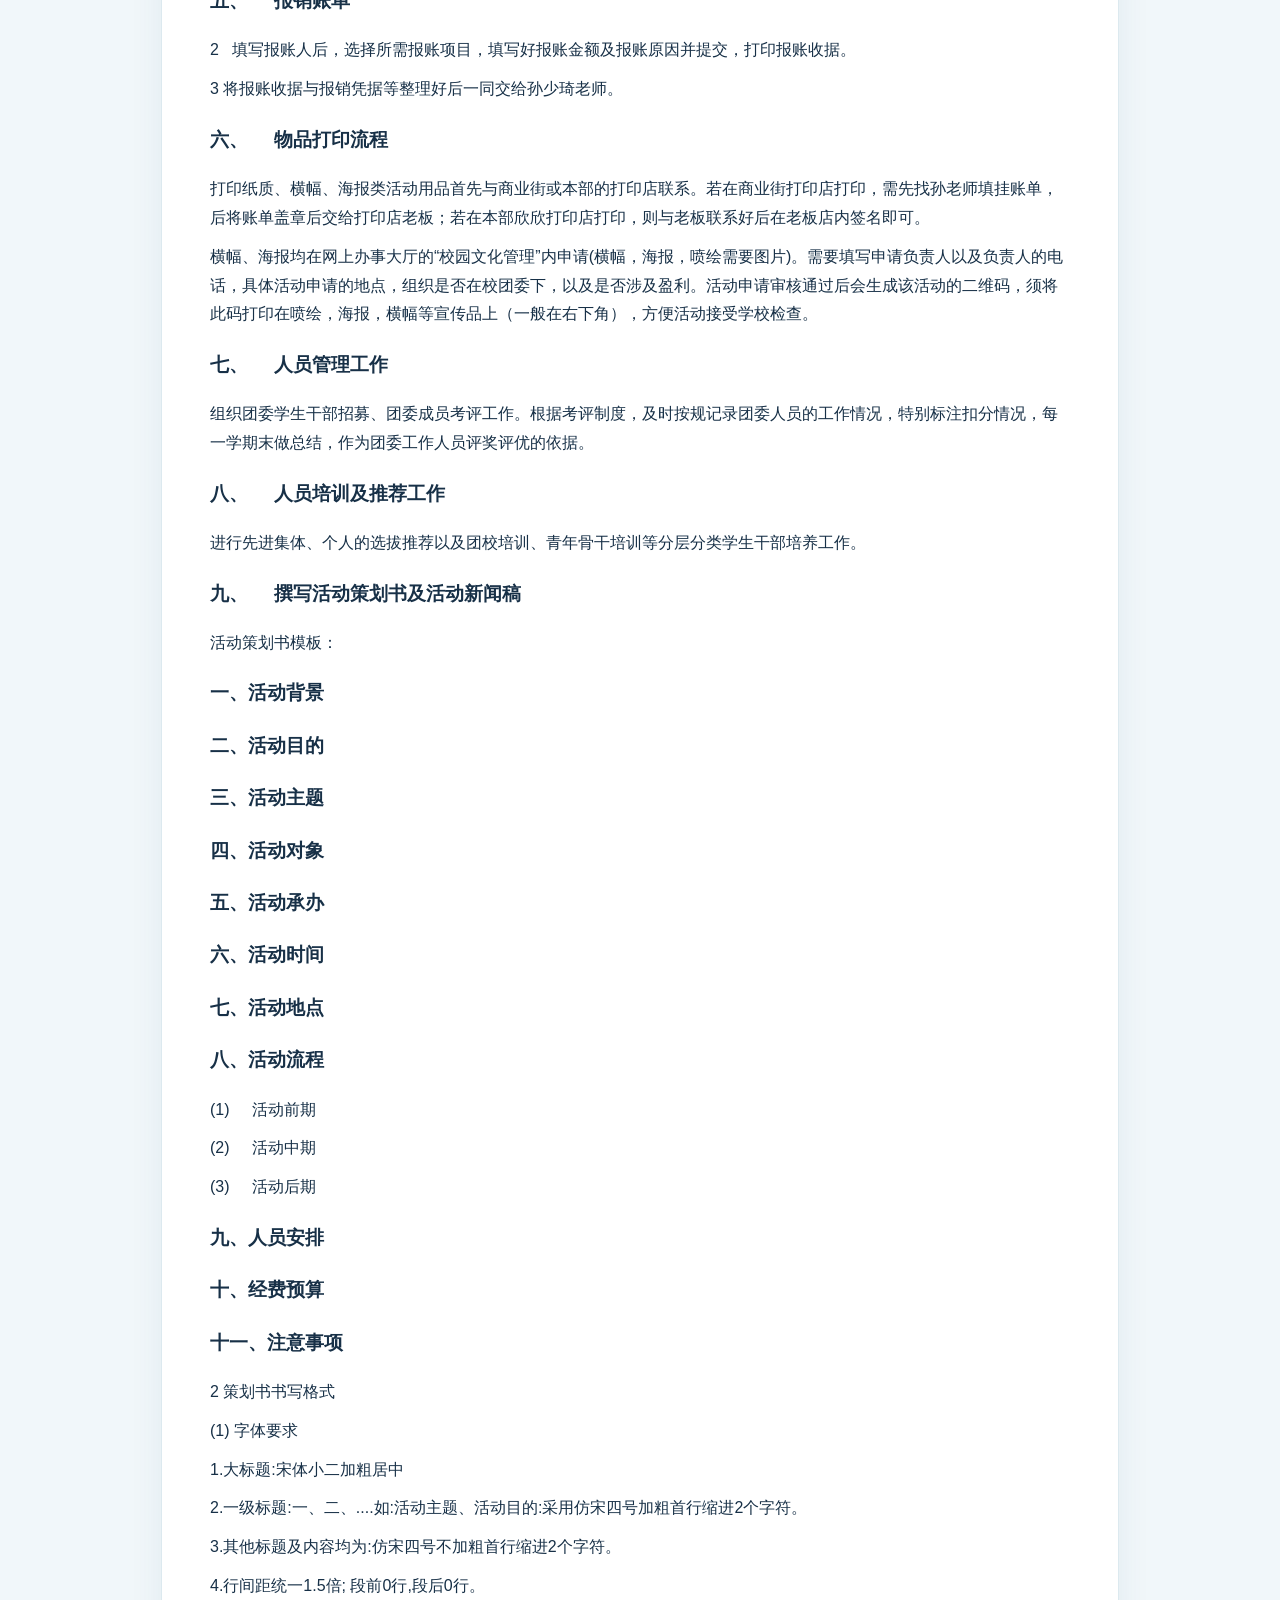
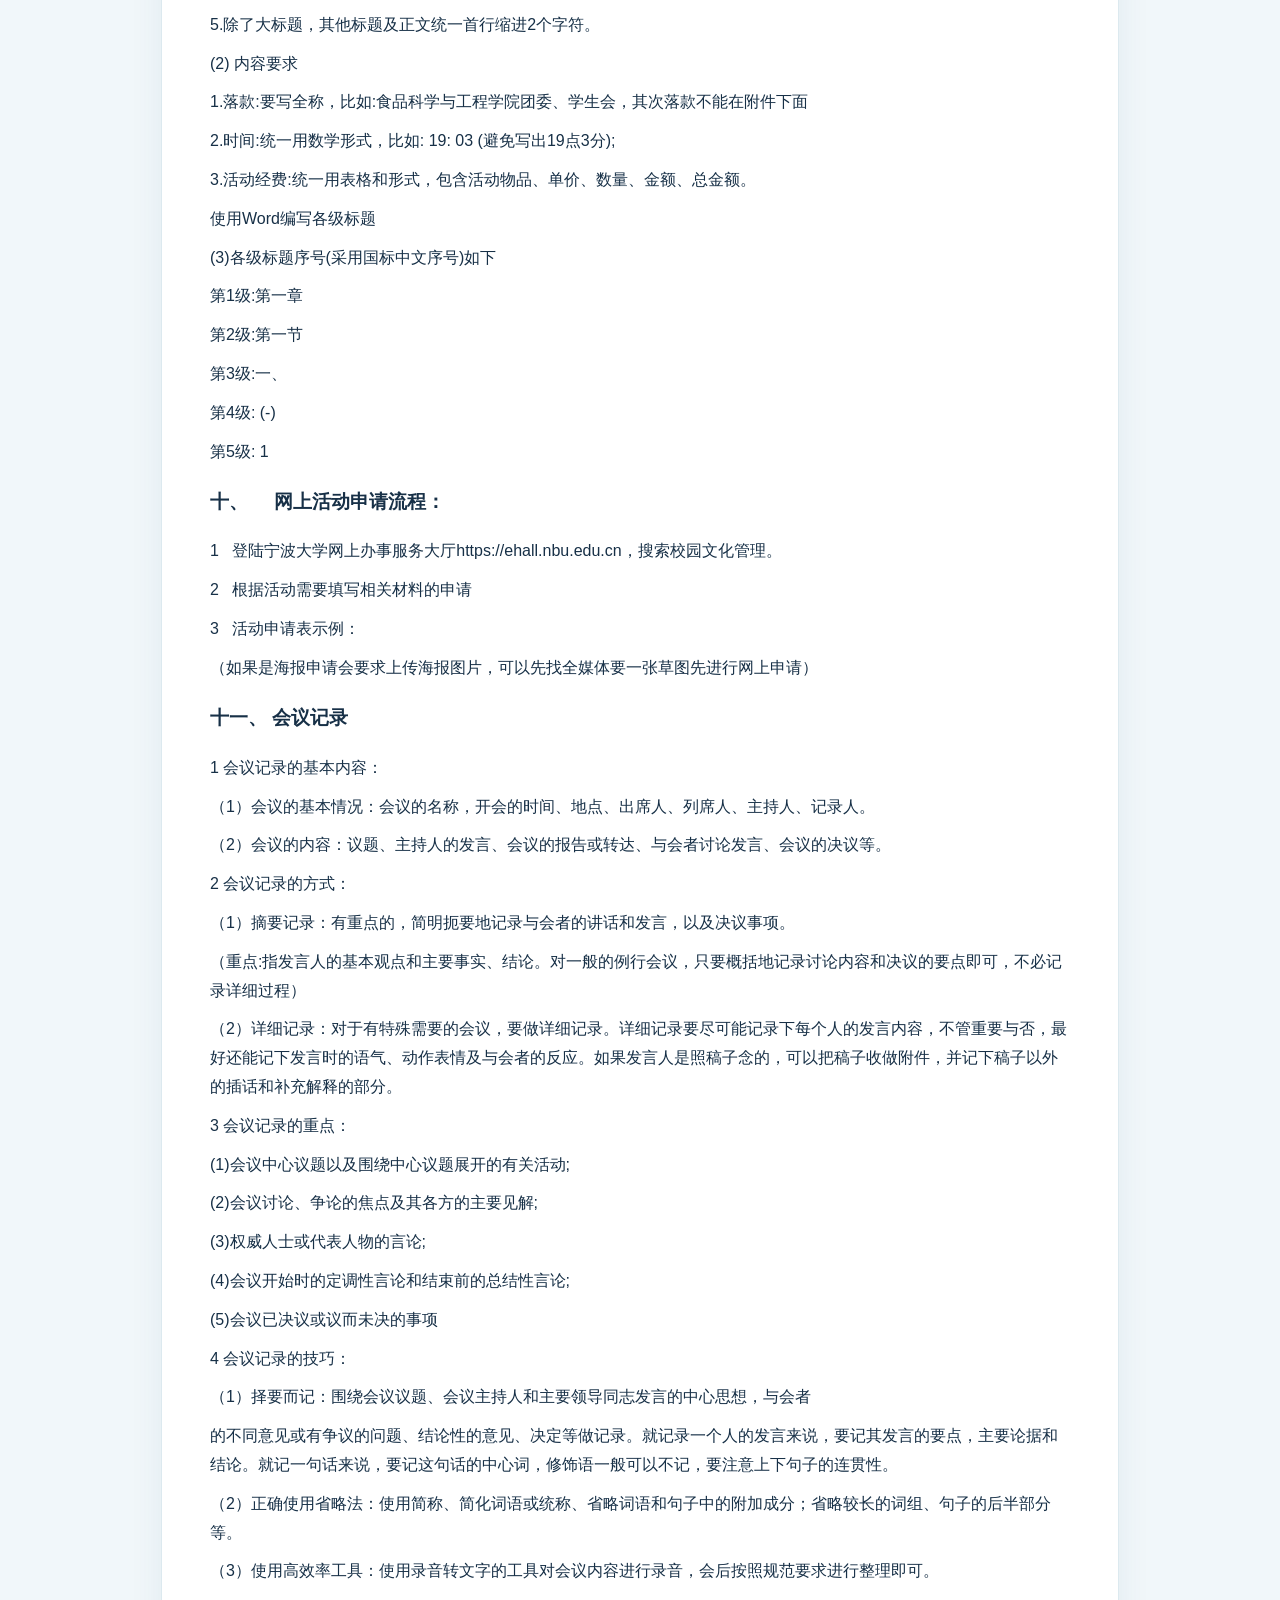
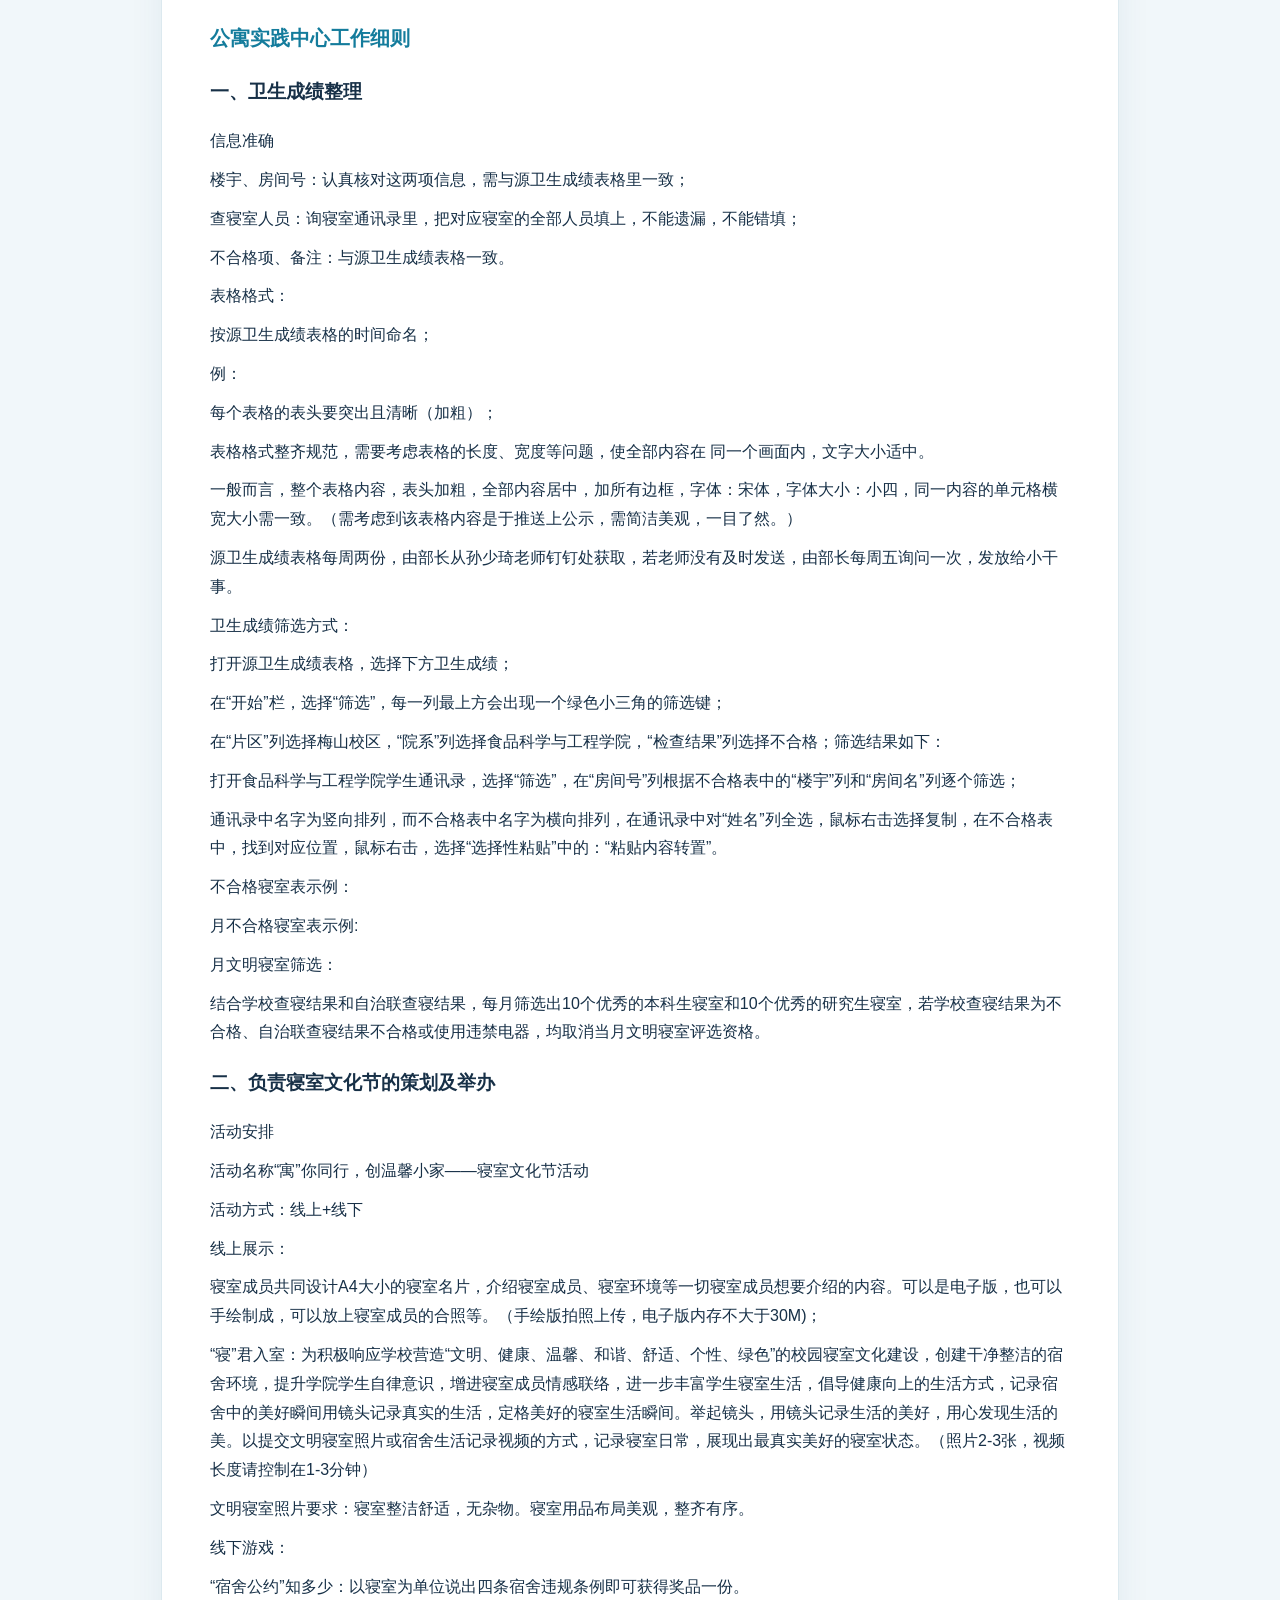
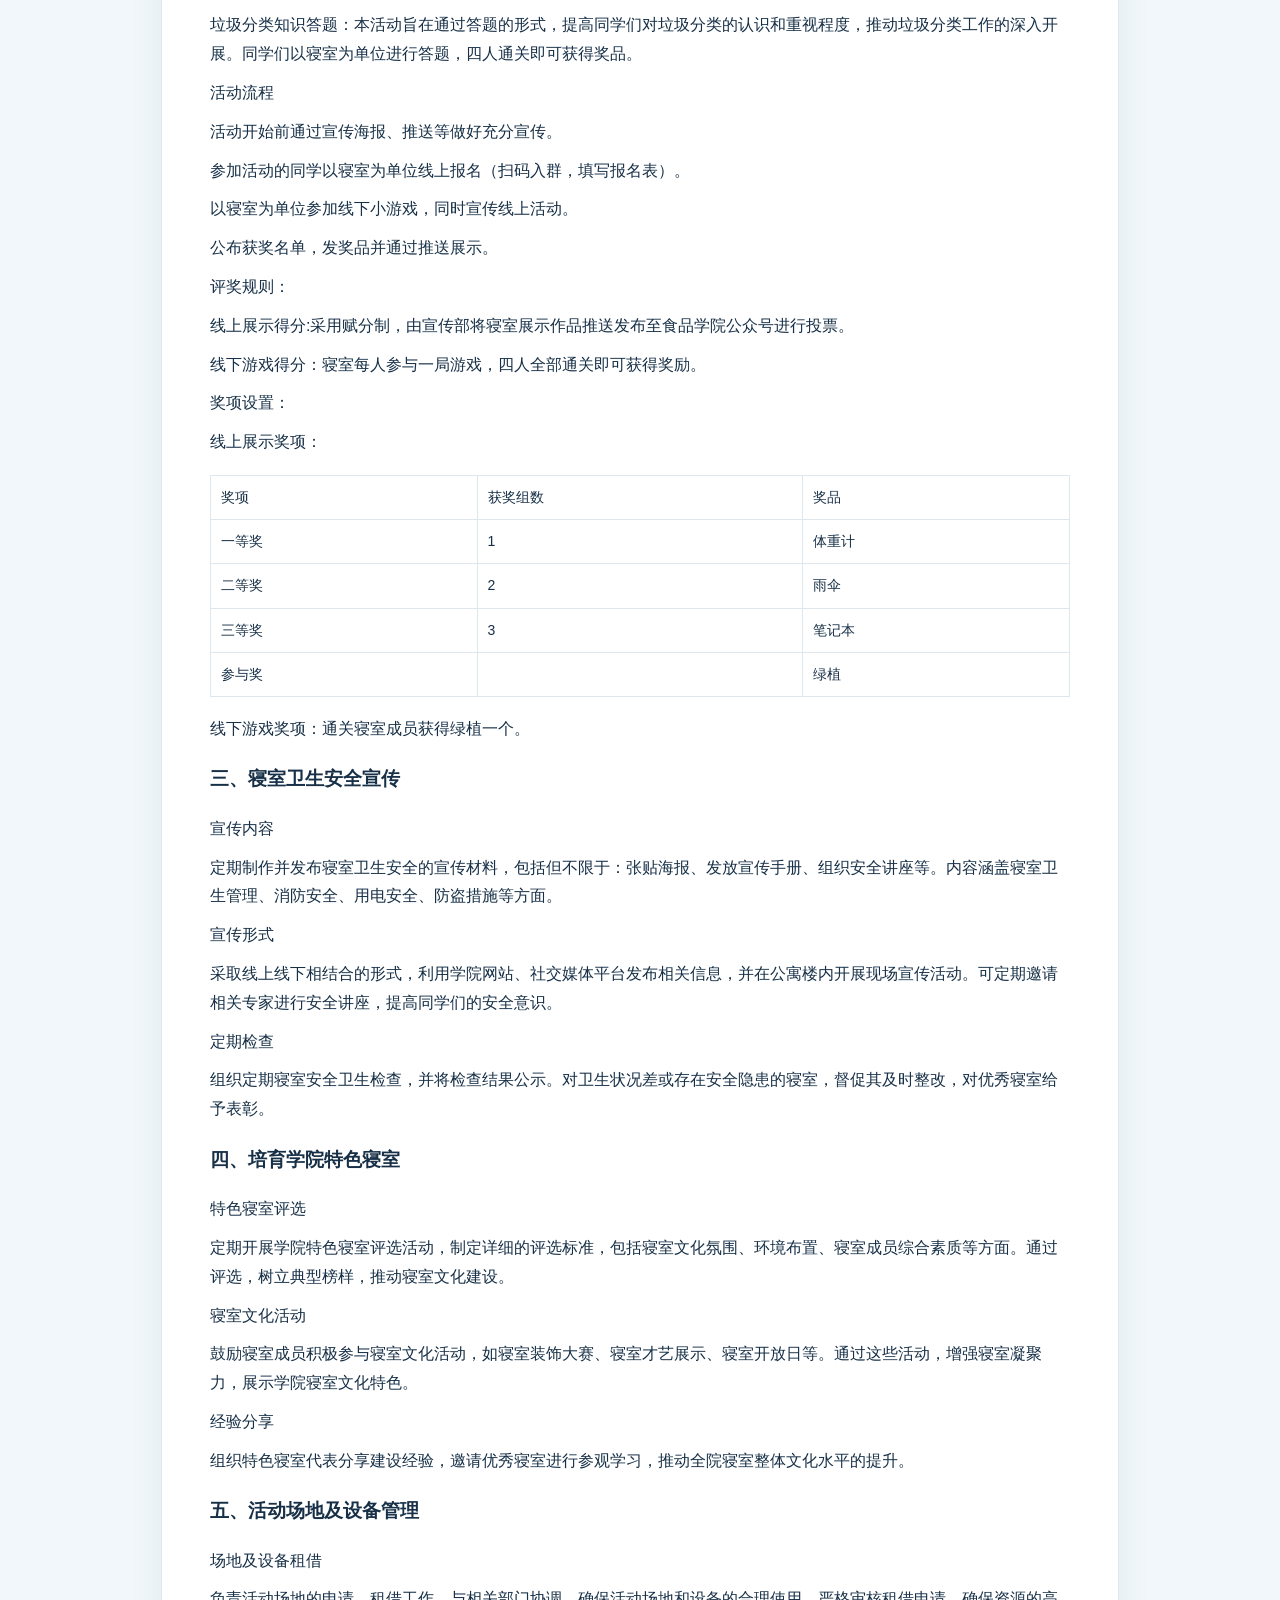
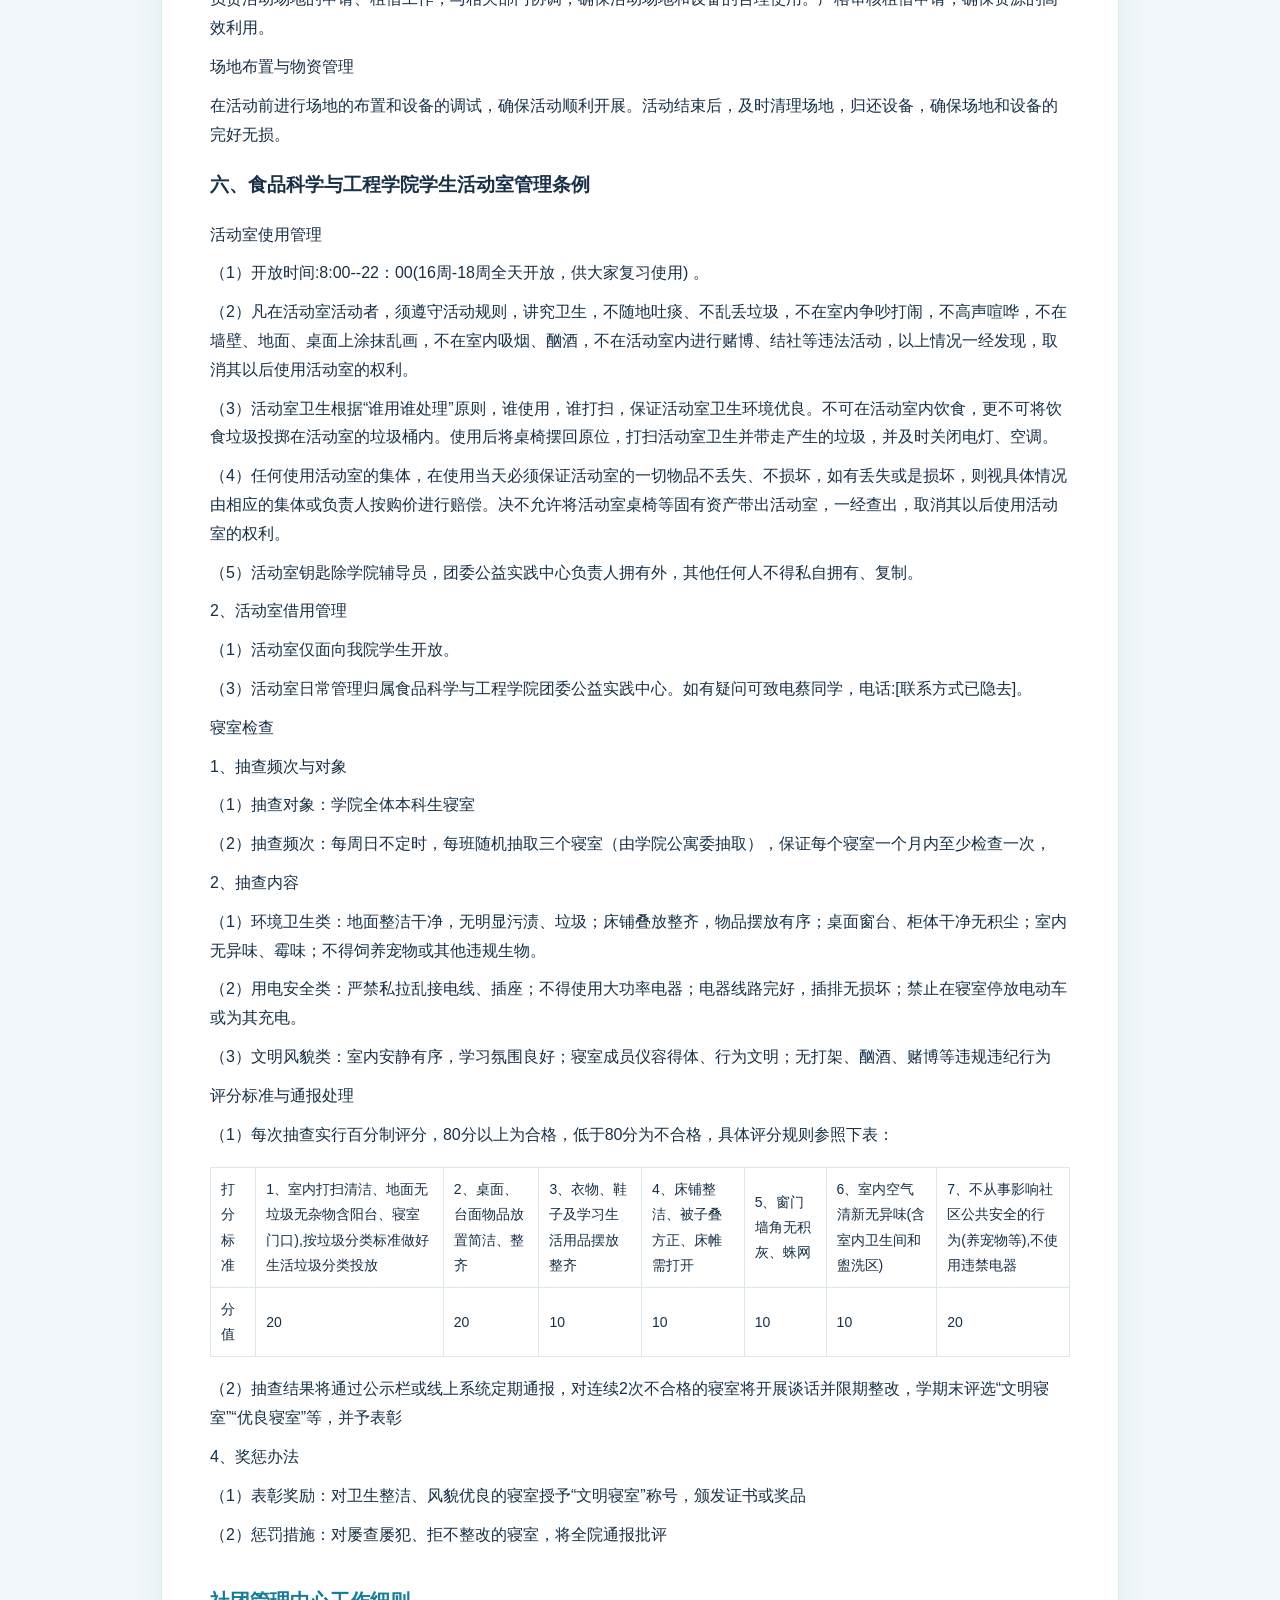
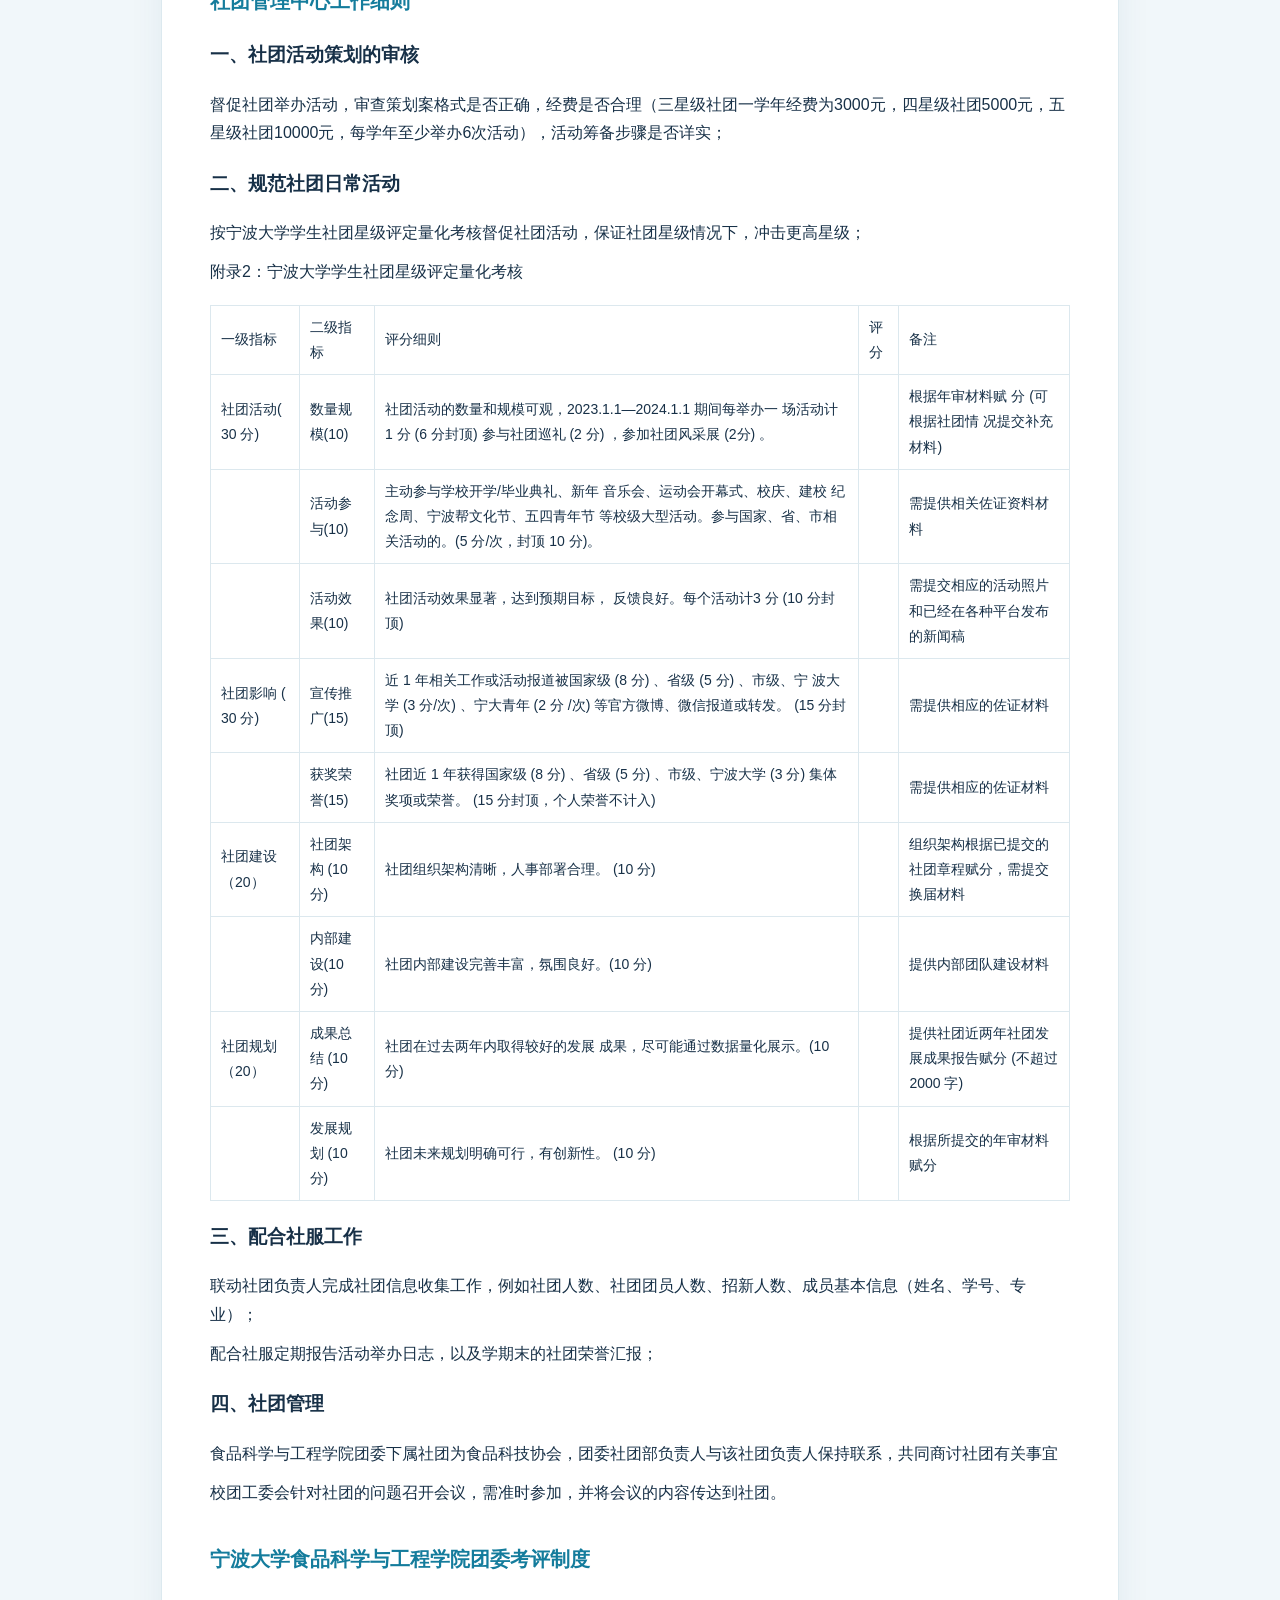
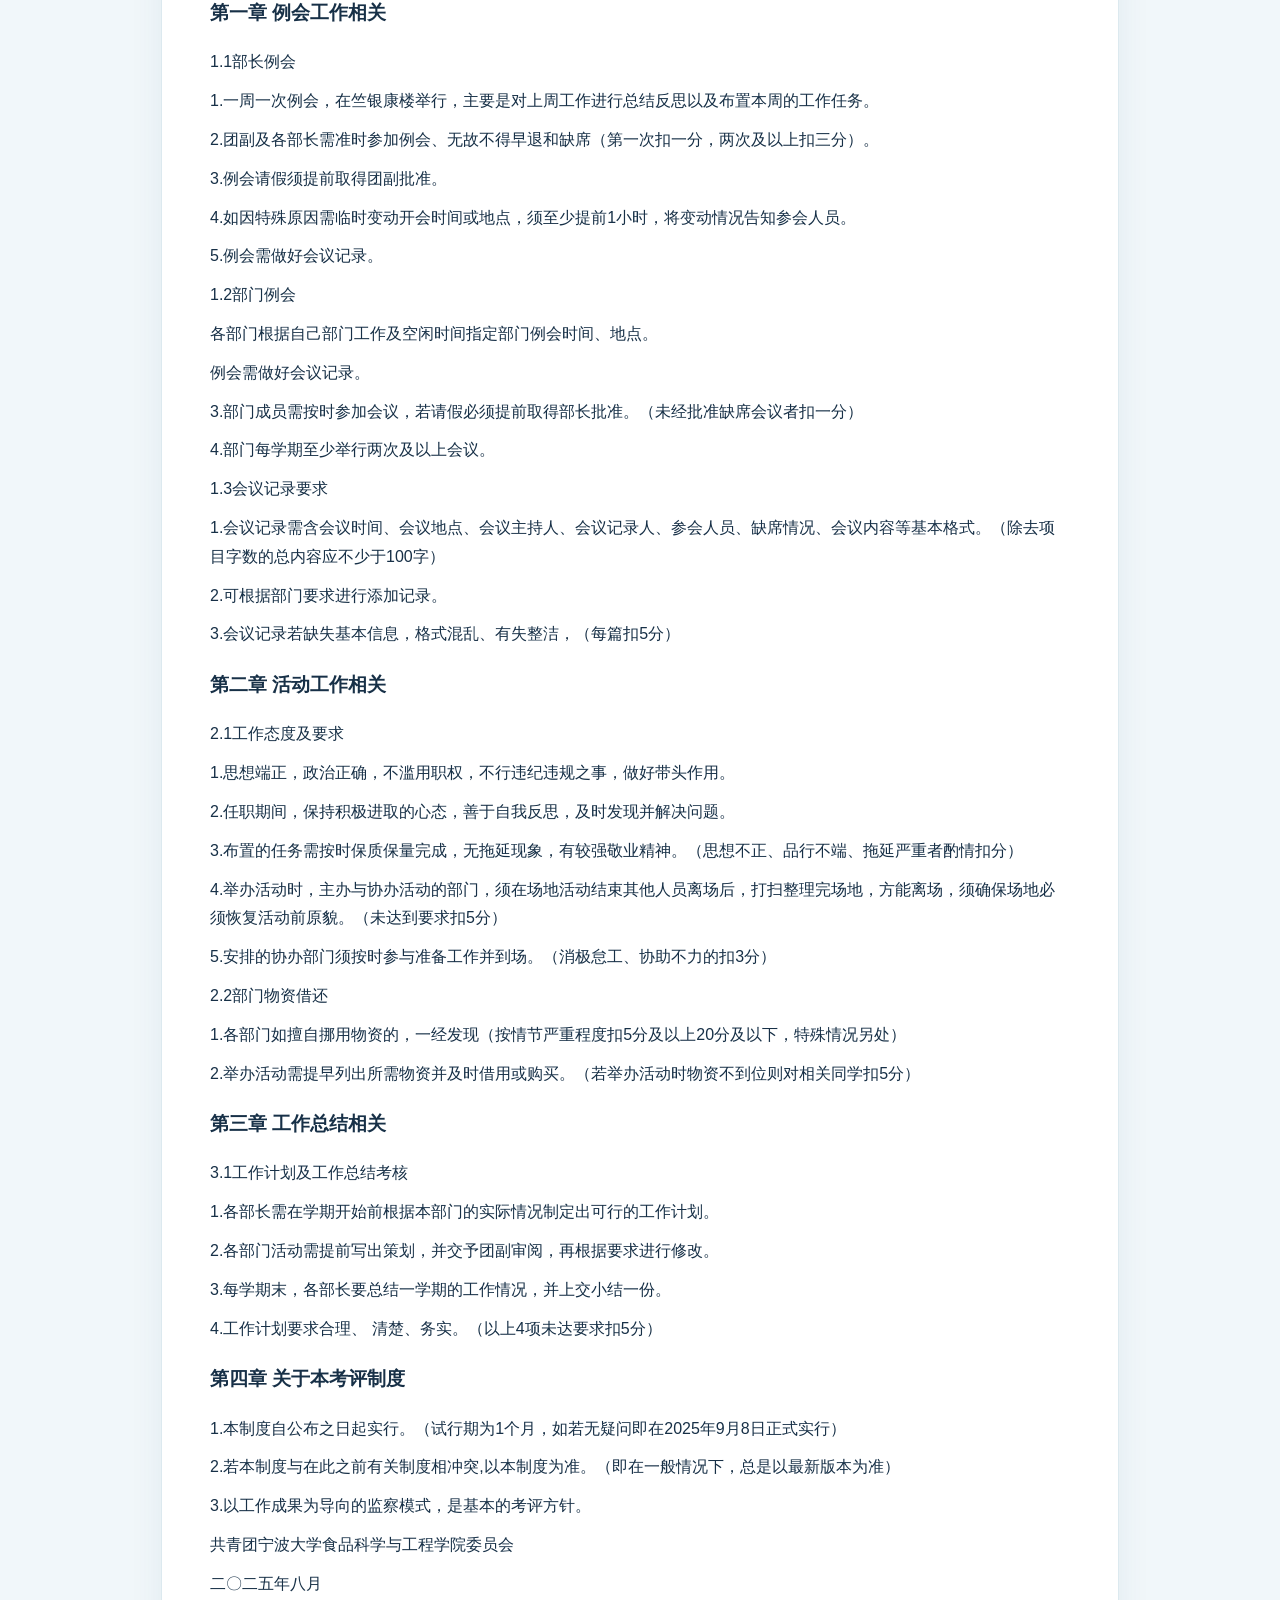
<file: evidence/handbook-full.html>
<!doctype html><html lang="zh-CN"><head><meta charset="utf-8"><meta name="viewport" content="width=device-width,initial-scale=1"><title>食品科学与工程学院团委工作手册公开版</title><style>body{margin:0;background:#f1f7fa;color:#173047;font:16px/1.8 "Microsoft YaHei",sans-serif}main{max-width:860px;margin:35px auto;padding:40px 48px;background:white;border:1px solid #dce9ef;border-radius:18px;box-shadow:0 14px 35px #204d7212}h1{font-size:30px;line-height:1.4;margin:0 0 12px}h2{font-size:20px;margin:34px 0 10px;color:#147c9c}p{margin:10px 0}.note{background:#e9f5f8;border-left:3px solid #1ba8ab;padding:12px 15px;color:#436779;font-size:13px}.source{margin-top:34px;color:#748a97;font-size:12px}table{width:100%;border-collapse:collapse;margin:18px 0}td,th{border:1px solid #dce8ee;padding:9px 10px;text-align:left;font-size:14px}th{background:#e9f4f8}a{color:#156dac}@media(max-width:650px){main{margin:0;padding:25px 18px;border-radius:0}h1{font-size:25px}table{display:block;overflow:auto}}</style></head><body><main><h1>食品科学与工程学院团委工作手册公开版</h1><p class="note">依据原始工作手册制作，保留组织职责、活动流程、公寓实践、社团管理和考评制度。人员名单、校内系统账号及相关操作章节已省略。</p><h2>宁波大学食品科学与工程学院团委章程</h2><h3>第一章 总则</h3><p>第一条 宁波大学食品科学与工程学院团委是在校团委、院党委领导下的先进青年的学生组织，是全院团员青年在实践中学习中国特色社会主义和共产主义的学校，是我院青年团员与党组织联系的桥梁和纽带。</p><p>第二条 我院团委的各项工作坚决拥护中国共产党的纲领，以马克思列宁主义、毛泽东思想、邓小平理论、“三个代表”重要思想、科学发展观、习近平新时代中国特色社会主义思想为行动指南。以繁荣校园文化，服务同学成才，参与学校建设为工作方向，不断改进工作方法，探索工作形式，追求工作实效。</p><p>第三条 团委承认团的章程，执行团的决议。</p><p>第四条 团委的工作任务：</p><p>（一）加强全院青年学生的思想政治教育工作。从实际出发，组织学习马克思列宁主义、毛泽东思想、邓小平理论、“三个代表”重要思想、科学发展观、习近平新时代中国特色社会主义思想；学习党的路线、方针和政策；学习科学文化知识和业务知识。</p><p>（二）宣传、执行校党委和院团委的指示和决议，参与民主管理和民主监督，充分发挥团员的模范先锋作用，团结和带领青年学生开展各种有益身心健康的活动，促进我院的精神文明建设。</p><p>（三） 以“全心全意为团员服务”为宗旨，维护青年学生的正当权益，了解和反映他们的思想动态，关心他们的学习生活，是青年学生的代言人和组织机构。</p><p>（四）加强对全院团员的思想、素质教育和组织管理，做好分团委和团支部的常规性工作。</p><p>（五）立足全院团工作的实际情况，加强与各兄弟院校及其他校区团组织的联系和交流，借鉴经验，取长补短。</p><p>（六）努力培养青年学生健康成长，大力推进大学生素质拓展计划，全面推进学生素质教育，为党组织输送合格的后备军。</p><p>（七）坚持党建带团建的工作思路，用改革的精神推进团的自身建设，不断增强团组织吸引力、凝聚力和战斗力。</p><h3>第二章 细则</h3><p>（一）机构构成与部门分工</p><p>第五条 团委设书记一名、副书记三名，下设综合协调中心、基层组织中心、公益实践中心/公寓委和社团管理中心，指导和协助我院学生会工作的开展。</p><p>第六条 团委书记负责和主持院团委全面工作，指导和检查团委和学生会开展相关工作。</p><p>第七条 团委副书记对书记负责，其主要职责是全面部署团委工作，做好学期工作计划，活动落实，工作总结。负责团委各部门之间的协调及与学生会各部门之间的合作协调。</p><p>第八条 综合协调中心设主任一名，干事若干。综合协调中心是联系团委副书记和其他各个部门的枢纽，全面负责各部门的日常管理和沟通交流工作，承担信息编发、督办督查、服务保障、材料汇总归档等常规任务。</p><p>第九条 基层组织中心主要负责全院学生思想政治活动，具体包括组织全院团员青年学习马克思主义、毛泽东思想、邓小平理论、“三个代表”重要思想、科学发展观、习近平新时代中国特色社会主义思想，学习党的路线、方针、政策，组织参加学校的业余党校学习，收缴团费，负责对各团支部工作的考核，团员、团干部的考察，推荐优秀团员作党的考察对象，协助副书记处理团委日常事务并积极组织开展学校团委组织的各种活动及一系列具有本院特色的活动。</p><p>第十条 公益实践中心/公寓委主要负责团委各项活动的筹备工作，查寝及卫生成绩记录，场地租借，活动室管理等。旨在促进学生宿舍卫生环境的持续改善，为团委工作提供坚实的后勤支持，在提升校园生活质量和促进学生参与方面发挥了积极作用。</p><p>第十一条 社团管理中心主要负责制定社团管理文件，审核和指导社团活动，组织社团主题活动，开展社团年审考核和星级评定，并联络协调各学院社团管理等工作。部门致力于规范和推动社团健康发展，统筹协调社团活动和管理事务，促进学院社团文化的丰富多样。</p><p>（二）干部权责</p><p>第十三条 团委副书记应兼顾工作协调和整体形象塑造，其工作受团委书记监督。</p><p>第十四条 综合协调中心主任及各部部长必须做好以下工作：</p><p>1 、部门本职工作，接受书记领导并按时按质量完成书记布置的工作；</p><p>2 、部门形象与品牌建设；</p><p>3 、部门内部及部门之间的关系处理；</p><p>4 、与学生会各部门之间的关系处理；</p><p>5 、创新工作；</p><p>6 、综合协调中心及各部均受团委副书记监督；</p><p>7 、及时汇报总结工作情况。</p><p>第十五条 团委对全院同学负责，受其监督。</p><p>（三）活动机制</p><p>第十六条 各部负责人应明确本部门主要职责与性质，积极开展与本部门密切相关的活动。</p><p>第十七条 各部有独立策划活动的权力，但必须做好书面活动计划交团委书记或副书记审理、批准后方可执行，计划书应包括活动目的、活动组织机构、活动时间、地点、活动对象及范围、经费及来源等，策划者对活动负责。</p><p>第十八条 活动结束后，负责人应及时对活动进行总结、上交书面反馈材料，以便存档。</p><p>第十九条 活动经费必须科学预算、不能透支，并且控制在一定金额范围内，经院审批后，方可进行活动，否则，一切后果自负（经费来源以院拨款为主，适当情况下可吸纳赞助资金）。</p><p>第二十条 活动期间，团委各部门应保持高度团结，紧密合作，活动部门请求帮助时，其他部门应尽最大的努力给予帮助。</p><p>第二十一条 团委各部门应与学生会各部门保持紧密联系。</p><p>（四）组织建设</p><p>第二十二条 团委各部门须设置各部门工作制度并严格执行。</p><p>第二十三条 加强团干、学干培训，造就英才。积极选送优秀团学干参加团中央、省市团校培养。</p><p>第二十四条 团委各部门负责人要按时参加院团委的例会，做好会议记录，及时传达会议精神。</p><h3>第三章 附 则</h3><p>第二十五条 本章程自公布之日起实行。团委一切规章制度均应遵循该章程。</p><p>第二十六条  本章程解释权属宁波大学食品科学与工程学院团委。</p><h2>部门职能介绍</h2><p>（一）综合协调中心</p><p>全面负责团委学生部门的日常管理和沟通交流工作，承担信息编发、督办督查、服务保障、材料汇总归档等常规任务。</p><p>1.联系校团委及院内其他学生组织，全面统筹各部门的日常管理和沟通协作；</p><p>2.学生干部招募、学生会内部培训及考核、先进集体、个人的推荐选拔、校学生会考评；</p><p>3.组织团校培训、青年骨干培训等分层分类学生干部培养工作；</p><p>4.处理各类团委机关文件，做好重要文件起草；</p><p>5.修订编写学生会工作手册，日常会议的组织记录等；</p><p>6.负责活动策划的规范与审核，审核、计算活动预算，活动物资采购；</p><p>7.负责活动通知、新闻稿、简讯的撰写；</p><p>8.负责活动材料的建档、归档；</p><p>9.负责每学期空课表的制作、活动摆摊及207值班的排班、学生会整体人员安排调动等；</p><p>10.学生会印章管理。</p><p>（二）基层组织中心</p><p>主要负责团的基层组织、团干部及广大团员情况的统计、团员发展、团证的颁发、补办等，负责每周青年大学习的通知与统计，智慧团建的管理，团组织关系的转接，每月团日活动的观摩及资料收集，每学期评选优秀团员、优秀团干和入团积极分子等工作。</p><p>1.团学干部的培训与管理；</p><p>2.基层团组织的建设；</p><p>3.团员档案的管理。</p><p>（三）公益实践中心/公寓委</p><p>主要负责团委各项活动的筹备工作，查寝及卫生成绩记录，场地租借，活动室管理等。</p><p>1.卫生成绩整理；</p><p>2.寝室文化策划；</p><p>4.寝室卫生安全的宣传；</p><p>5.培育学院特色寝室；</p><p>6.负责活动场地及设备的租借，布置活动场地，搬运物资；</p><p>7.食品科学与工程学院学生活动室管理。</p><p>（四）社团管理中心</p><p>主要负责团委管理的学院下属社团的各项事宜，活动筹备审核，星级评定</p><p>资料筹备配合，使社团展现出更好的风采。</p><p>1.制定社团管理文件，规范推动社团健康发展；</p><p>2.审核社团活动内容，引导社团按照章程开展活动；</p><p>3.举办百团大战、社团风采展、社团巡礼月等社团主题活动；</p><p>4.负责开展社团年审考核、星级评定相关工作；</p><p>5.联络各学院社团管理中心，统筹协调相关工作。</p><h2>综合协调中心工作细则</h2><h3>一、     统筹与联系工作</h3><p>联系校团委及院内其他学生组织，全面统筹团委各中心部门的日常管理和沟通协作。</p><h3>二、     组织并总结团委各项活动工作</h3><p>审核活动预算，活动物资采购。对活动材料进行建档、归档，及时总结整理团委各项活动材料，并放入相应文件夹，以活动名称+活动时间命名文件夹。</p><h3>三、     活动物品采买流程</h3><p>1   登录宁波大学网上办事服务大厅https://ehall.nbu.edu.cn，搜索云采购平台。</p><p>进入云采购平台后，挑选好活动所需用品，选择数量后将其加入购物车。</p><p>2   将所采购的物品按商品截图，商品名称，商品单价，采购数量，采购物品总价格的形式制成Excel表格，并与购物车内容截图一同发送给孙老师进行购买。</p><p>（考虑到物流关系，尽量提前一个星期采购活动用品）</p><h3>四、     “采购申请单”操作流程</h3><p>2   填写“采购申请单”，如图：</p><p>3   等待云平台工作人员审批后打印，如图：</p><h3>五、     报销账单</h3><p>2   填写报账人后，选择所需报账项目，填写好报账金额及报账原因并提交，打印报账收据。</p><p>3  将报账收据与报销凭据等整理好后一同交给孙少琦老师。</p><h3>六、     物品打印流程</h3><p>打印纸质、横幅、海报类活动用品首先与商业街或本部的打印店联系。若在商业街打印店打印，需先找孙老师填挂账单，后将账单盖章后交给打印店老板；若在本部欣欣打印店打印，则与老板联系好后在老板店内签名即可。</p><p>横幅、海报均在网上办事大厅的“校园文化管理”内申请(横幅，海报，喷绘需要图片)。需要填写申请负责人以及负责人的电话，具体活动申请的地点，组织是否在校团委下，以及是否涉及盈利。活动申请审核通过后会生成该活动的二维码，须将此码打印在喷绘，海报，横幅等宣传品上（一般在右下角），方便活动接受学校检查。</p><h3>七、     人员管理工作</h3><p>组织团委学生干部招募、团委成员考评工作。根据考评制度，及时按规记录团委人员的工作情况，特别标注扣分情况，每一学期末做总结，作为团委工作人员评奖评优的依据。</p><h3>八、     人员培训及推荐工作</h3><p>进行先进集体、个人的选拔推荐以及团校培训、青年骨干培训等分层分类学生干部培养工作。</p><h3>九、     撰写活动策划书及活动新闻稿</h3><p>活动策划书模板：</p><h3>一、活动背景</h3><h3>二、活动目的</h3><h3>三、活动主题</h3><h3>四、活动对象</h3><h3>五、活动承办</h3><h3>六、活动时间</h3><h3>七、活动地点</h3><h3>八、活动流程</h3><p>(1)     活动前期</p><p>(2)     活动中期</p><p>(3)     活动后期</p><h3>九、人员安排</h3><h3>十、经费预算</h3><h3>十一、注意事项</h3><p>2   策划书书写格式</p><p>(1) 字体要求</p><p>1.大标题:宋体小二加粗居中</p><p>2.一级标题:一、二、....如:活动主题、活动目的:采用仿宋四号加粗首行缩进2个字符。</p><p>3.其他标题及内容均为:仿宋四号不加粗首行缩进2个字符。</p><p>4.行间距统一1.5倍; 段前0行,段后0行。</p><p>5.除了大标题，其他标题及正文统一首行缩进2个字符。</p><p>(2) 内容要求</p><p>1.落款:要写全称，比如:食品科学与工程学院团委、学生会，其次落款不能在附件下面</p><p>2.时间:统一用数学形式，比如: 19: 03 (避免写出19点3分);</p><p>3.活动经费:统一用表格和形式，包含活动物品、单价、数量、金额、总金额。</p><p>使用Word编写各级标题</p><p>(3)各级标题序号(采用国标中文序号)如下</p><p>第1级:第一章</p><p>第2级:第一节</p><p>第3级:一、</p><p>第4级: (-)</p><p>第5级: 1</p><h3>十、     网上活动申请流程：</h3><p>1   登陆宁波大学网上办事服务大厅https://ehall.nbu.edu.cn，搜索校园文化管理。</p><p>2   根据活动需要填写相关材料的申请</p><p>3   活动申请表示例：</p><p>（如果是海报申请会要求上传海报图片，可以先找全媒体要一张草图先进行网上申请）</p><h3>十一、 会议记录</h3><p>1  会议记录的基本内容：</p><p>（1）会议的基本情况：会议的名称，开会的时间、地点、出席人、列席人、主持人、记录人。</p><p>（2）会议的内容：议题、主持人的发言、会议的报告或转达、与会者讨论发言、会议的决议等。</p><p>2  会议记录的方式：</p><p>（1）摘要记录：有重点的，简明扼要地记录与会者的讲话和发言，以及决议事项。</p><p>（重点:指发言人的基本观点和主要事实、结论。对一般的例行会议，只要概括地记录讨论内容和决议的要点即可，不必记录详细过程）</p><p>（2）详细记录：对于有特殊需要的会议，要做详细记录。详细记录要尽可能记录下每个人的发言内容，不管重要与否，最好还能记下发言时的语气、动作表情及与会者的反应。如果发言人是照稿子念的，可以把稿子收做附件，并记下稿子以外的插话和补充解释的部分。</p><p>3  会议记录的重点：</p><p>(1)会议中心议题以及围绕中心议题展开的有关活动;</p><p>(2)会议讨论、争论的焦点及其各方的主要见解;</p><p>(3)权威人士或代表人物的言论;</p><p>(4)会议开始时的定调性言论和结束前的总结性言论;</p><p>(5)会议已决议或议而未决的事项</p><p>4  会议记录的技巧：</p><p>（1）择要而记：围绕会议议题、会议主持人和主要领导同志发言的中心思想，与会者</p><p>的不同意见或有争议的问题、结论性的意见、决定等做记录。就记录一个人的发言来说，要记其发言的要点，主要论据和结论。就记一句话来说，要记这句话的中心词，修饰语一般可以不记，要注意上下句子的连贯性。</p><p>（2）正确使用省略法：使用简称、简化词语或统称、省略词语和句子中的附加成分；省略较长的词组、句子的后半部分等。</p><p>（3）使用高效率工具：使用录音转文字的工具对会议内容进行录音，会后按照规范要求进行整理即可。</p><h2>公寓实践中心工作细则</h2><h3>一、卫生成绩整理</h3><p>信息准确</p><p>楼宇、房间号：认真核对这两项信息，需与源卫生成绩表格里一致；</p><p>查寝室人员：询寝室通讯录里，把对应寝室的全部人员填上，不能遗漏，不能错填；</p><p>不合格项、备注：与源卫生成绩表格一致。</p><p>表格格式：</p><p>按源卫生成绩表格的时间命名；</p><p>例：</p><p>每个表格的表头要突出且清晰（加粗）；</p><p>表格格式整齐规范，需要考虑表格的长度、宽度等问题，使全部内容在   同一个画面内，文字大小适中。</p><p>一般而言，整个表格内容，表头加粗，全部内容居中，加所有边框，字体：宋体，字体大小：小四，同一内容的单元格横宽大小需一致。（需考虑到该表格内容是于推送上公示，需简洁美观，一目了然。）</p><p>源卫生成绩表格每周两份，由部长从孙少琦老师钉钉处获取，若老师没有及时发送，由部长每周五询问一次，发放给小干事。</p><p>卫生成绩筛选方式：</p><p>打开源卫生成绩表格，选择下方卫生成绩；</p><p>在“开始”栏，选择“筛选”，每一列最上方会出现一个绿色小三角的筛选键；</p><p>在“片区”列选择梅山校区，“院系”列选择食品科学与工程学院，“检查结果”列选择不合格；筛选结果如下：</p><p>打开食品科学与工程学院学生通讯录，选择“筛选”，在“房间号”列根据不合格表中的“楼宇”列和“房间名”列逐个筛选；</p><p>通讯录中名字为竖向排列，而不合格表中名字为横向排列，在通讯录中对“姓名”列全选，鼠标右击选择复制，在不合格表中，找到对应位置，鼠标右击，选择“选择性粘贴”中的：“粘贴内容转置”。</p><p>不合格寝室表示例：</p><p>月不合格寝室表示例:</p><p>月文明寝室筛选：</p><p>结合学校查寝结果和自治联查寝结果，每月筛选出10个优秀的本科生寝室和10个优秀的研究生寝室，若学校查寝结果为不合格、自治联查寝结果不合格或使用违禁电器，均取消当月文明寝室评选资格。</p><h3>二、负责寝室文化节的策划及举办</h3><p>活动安排</p><p>活动名称“寓”你同行，创温馨小家——寝室文化节活动</p><p>活动方式：线上+线下</p><p>线上展示：</p><p>寝室成员共同设计A4大小的寝室名片，介绍寝室成员、寝室环境等一切寝室成员想要介绍的内容。可以是电子版，也可以手绘制成，可以放上寝室成员的合照等。（手绘版拍照上传，电子版内存不大于30M)；</p><p>“寝”君入室：为积极响应学校营造“文明、健康、温馨、和谐、舒适、个性、绿色”的校园寝室文化建设，创建干净整洁的宿舍环境，提升学院学生自律意识，增进寝室成员情感联络，进一步丰富学生寝室生活，倡导健康向上的生活方式，记录宿舍中的美好瞬间用镜头记录真实的生活，定格美好的寝室生活瞬间。举起镜头，用镜头记录生活的美好，用心发现生活的美。以提交文明寝室照片或宿舍生活记录视频的方式，记录寝室日常，展现出最真实美好的寝室状态。（照片2-3张，视频长度请控制在1-3分钟）</p><p>文明寝室照片要求：寝室整洁舒适，无杂物。寝室用品布局美观，整齐有序。</p><p>线下游戏：</p><p>“宿舍公约”知多少：以寝室为单位说出四条宿舍违规条例即可获得奖品一份。</p><p>垃圾分类知识答题：本活动旨在通过答题的形式，提高同学们对垃圾分类的认识和重视程度，推动垃圾分类工作的深入开展。同学们以寝室为单位进行答题，四人通关即可获得奖品。</p><p>活动流程</p><p>活动开始前通过宣传海报、推送等做好充分宣传。</p><p>参加活动的同学以寝室为单位线上报名（扫码入群，填写报名表）。</p><p>以寝室为单位参加线下小游戏，同时宣传线上活动。</p><p>公布获奖名单，发奖品并通过推送展示。</p><p>评奖规则：</p><p>线上展示得分:采用赋分制，由宣传部将寝室展示作品推送发布至食品学院公众号进行投票。</p><p>线下游戏得分：寝室每人参与一局游戏，四人全部通关即可获得奖励。</p><p>奖项设置：</p><p>线上展示奖项：</p><table><tbody><tr><td>奖项</td><td>获奖组数</td><td>奖品</td></tr><tr><td>一等奖</td><td>1</td><td>体重计</td></tr><tr><td>二等奖</td><td>2</td><td>雨伞</td></tr><tr><td>三等奖</td><td>3</td><td>笔记本</td></tr><tr><td>参与奖</td><td></td><td>绿植</td></tr></tbody></table><p>线下游戏奖项：通关寝室成员获得绿植一个。</p><h3>三、寝室卫生安全宣传</h3><p>宣传内容</p><p>定期制作并发布寝室卫生安全的宣传材料，包括但不限于：张贴海报、发放宣传手册、组织安全讲座等。内容涵盖寝室卫生管理、消防安全、用电安全、防盗措施等方面。</p><p>宣传形式</p><p>采取线上线下相结合的形式，利用学院网站、社交媒体平台发布相关信息，并在公寓楼内开展现场宣传活动。可定期邀请相关专家进行安全讲座，提高同学们的安全意识。</p><p>定期检查</p><p>组织定期寝室安全卫生检查，并将检查结果公示。对卫生状况差或存在安全隐患的寝室，督促其及时整改，对优秀寝室给予表彰。</p><h3>四、培育学院特色寝室</h3><p>特色寝室评选</p><p>定期开展学院特色寝室评选活动，制定详细的评选标准，包括寝室文化氛围、环境布置、寝室成员综合素质等方面。通过评选，树立典型榜样，推动寝室文化建设。</p><p>寝室文化活动</p><p>鼓励寝室成员积极参与寝室文化活动，如寝室装饰大赛、寝室才艺展示、寝室开放日等。通过这些活动，增强寝室凝聚力，展示学院寝室文化特色。</p><p>经验分享</p><p>组织特色寝室代表分享建设经验，邀请优秀寝室进行参观学习，推动全院寝室整体文化水平的提升。</p><h3>五、活动场地及设备管理</h3><p>场地及设备租借</p><p>负责活动场地的申请、租借工作，与相关部门协调，确保活动场地和设备的合理使用。严格审核租借申请，确保资源的高效利用。</p><p>场地布置与物资管理</p><p>在活动前进行场地的布置和设备的调试，确保活动顺利开展。活动结束后，及时清理场地，归还设备，确保场地和设备的完好无损。</p><h3>六、食品科学与工程学院学生活动室管理条例</h3><p>活动室使用管理</p><p>（1）开放时间:8:00--22：00(16周-18周全天开放，供大家复习使用) 。</p><p>（2）凡在活动室活动者，须遵守活动规则，讲究卫生，不随地吐痰、不乱丢垃圾，不在室内争吵打闹，不高声喧哗，不在墙壁、地面、桌面上涂抹乱画，不在室内吸烟、酗酒，不在活动室内进行赌博、结社等违法活动，以上情况一经发现，取消其以后使用活动室的权利。</p><p>（3）活动室卫生根据“谁用谁处理”原则，谁使用，谁打扫，保证活动室卫生环境优良。不可在活动室内饮食，更不可将饮食垃圾投掷在活动室的垃圾桶内。使用后将桌椅摆回原位，打扫活动室卫生并带走产生的垃圾，并及时关闭电灯、空调。</p><p>（4）任何使用活动室的集体，在使用当天必须保证活动室的一切物品不丢失、不损坏，如有丢失或是损坏，则视具体情况由相应的集体或负责人按购价进行赔偿。决不允许将活动室桌椅等固有资产带出活动室，一经查出，取消其以后使用活动室的权利。</p><p>（5）活动室钥匙除学院辅导员，团委公益实践中心负责人拥有外，其他任何人不得私自拥有、复制。</p><p>2、活动室借用管理</p><p>（1）活动室仅面向我院学生开放。</p><p>（3）活动室日常管理归属食品科学与工程学院团委公益实践中心。如有疑问可致电蔡同学，电话:[联系方式已隐去]。</p><p>寝室检查</p><p>1、抽查频次与对象</p><p>（1）抽查对象：学院全体本科生寝室</p><p>（2）抽查频次：每周日不定时，每班随机抽取三个寝室（由学院公寓委抽取），保证每个寝室一个月内至少检查一次，</p><p>2、抽查内容</p><p>（1）环境卫生类：地面整洁干净，无明显污渍、垃圾；床铺叠放整齐，物品摆放有序；桌面窗台、柜体干净无积尘；室内无异味、霉味；不得饲养宠物或其他违规生物。</p><p>（2）用电安全类：严禁私拉乱接电线、插座；不得使用大功率电器；电器线路完好，插排无损坏；禁止在寝室停放电动车或为其充电。</p><p>（3）文明风貌类：室内安静有序，学习氛围良好；寝室成员仪容得体、行为文明；无打架、酗酒、赌博等违规违纪行为</p><p>评分标准与通报处理</p><p>（1）每次抽查实行百分制评分，80分以上为合格，低于80分为不合格，具体评分规则参照下表：</p><table><tbody><tr><td>打分标准</td><td>1、室内打扫清洁、地面无垃圾无杂物含阳台、寝室门口),按垃圾分类标准做好生活垃圾分类投放</td><td>2、桌面、台面物品放置简洁、整齐</td><td>3、衣物、鞋子及学习生活用品摆放整齐</td><td>4、床铺整洁、被子叠方正、床帷需打开</td><td>5、窗门墙角无积灰、蛛网</td><td>6、室内空气清新无异味(含室内卫生间和盥洗区)</td><td>7、不从事影响社区公共安全的行为(养宠物等),不使用违禁电器</td></tr><tr><td>分值</td><td>20</td><td>20</td><td>10</td><td>10</td><td>10</td><td>10</td><td>20</td></tr></tbody></table><p>（2）抽查结果将通过公示栏或线上系统定期通报，对连续2次不合格的寝室将开展谈话并限期整改，学期末评选“文明寝室”“优良寝室”等，并予表彰</p><p>4、奖惩办法</p><p>（1）表彰奖励：对卫生整洁、风貌优良的寝室授予“文明寝室”称号，颁发证书或奖品</p><p>（2）惩罚措施：对屡查屡犯、拒不整改的寝室，将全院通报批评</p><h2>社团管理中心工作细则</h2><h3>一、社团活动策划的审核</h3><p>督促社团举办活动，审查策划案格式是否正确，经费是否合理（三星级社团一学年经费为3000元，四星级社团5000元，五星级社团10000元，每学年至少举办6次活动），活动筹备步骤是否详实；</p><h3>二、规范社团日常活动</h3><p>按宁波大学学生社团星级评定量化考核督促社团活动，保证社团星级情况下，冲击更高星级；</p><p>附录2：宁波大学学生社团星级评定量化考核</p><table><tbody><tr><td>一级指标</td><td>二级指标</td><td>评分细则</td><td>评分</td><td>备注</td></tr><tr><td>社团活动( 30 分)</td><td>数量规模(10)</td><td>社团活动的数量和规模可观，2023.1.1—2024.1.1 期间每举办一 场活动计 1 分 (6 分封顶) 参与社团巡礼 (2 分) ，参加社团风采展 (2分) 。</td><td></td><td>根据年审材料赋 分 (可根据社团情 况提交补充材料)</td></tr><tr><td></td><td>活动参与(10)</td><td>主动参与学校开学/毕业典礼、新年 音乐会、运动会开幕式、校庆、建校 纪念周、宁波帮文化节、五四青年节 等校级大型活动。参与国家、省、市相关活动的。(5 分/次，封顶 10 分)。</td><td></td><td>需提供相关佐证资料材料</td></tr><tr><td></td><td>活动效果(10)</td><td>社团活动效果显著，达到预期目标， 反馈良好。每个活动计3 分 (10 分封顶)</td><td></td><td>需提交相应的活动照片和已经在各种平台发布的新闻稿</td></tr><tr><td>社团影响 ( 30 分)</td><td>宣传推广(15)</td><td>近 1 年相关工作或活动报道被国家级 (8 分) 、省级 (5 分) 、市级、宁 波大学 (3 分/次) 、宁大青年 (2 分 /次) 等官方微博、微信报道或转发。  (15 分封顶)</td><td></td><td>需提供相应的佐证材料</td></tr><tr><td></td><td>获奖荣誉(15)</td><td>社团近 1 年获得国家级 (8 分) 、省级 (5 分) 、市级、宁波大学 (3 分) 集体奖项或荣誉。  (15 分封顶，个人荣誉不计入)</td><td></td><td>需提供相应的佐证材料</td></tr><tr><td>社团建设（20）</td><td>社团架构 (10 分)</td><td>社团组织架构清晰，人事部署合理。 (10 分)</td><td></td><td>组织架构根据已提交的社团章程赋分，需提交换届材料</td></tr><tr><td></td><td>内部建设(10 分)</td><td>社团内部建设完善丰富，氛围良好。(10 分)</td><td></td><td>提供内部团队建设材料</td></tr><tr><td>社团规划（20）</td><td>成果总结 (10 分)</td><td>社团在过去两年内取得较好的发展  成果，尽可能通过数据量化展示。(10 分)</td><td></td><td>提供社团近两年社团发展成果报告赋分 (不超过2000 字)</td></tr><tr><td></td><td>发展规划 (10 分)</td><td>社团未来规划明确可行，有创新性。 (10 分)</td><td></td><td>根据所提交的年审材料赋分</td></tr></tbody></table><h3>三、配合社服工作</h3><p>联动社团负责人完成社团信息收集工作，例如社团人数、社团团员人数、招新人数、成员基本信息（姓名、学号、专业）；</p><p>配合社服定期报告活动举办日志，以及学期末的社团荣誉汇报；</p><h3>四、社团管理</h3><p>食品科学与工程学院团委下属社团为食品科技协会，团委社团部负责人与该社团负责人保持联系，共同商讨社团有关事宜</p><p>校团工委会针对社团的问题召开会议，需准时参加，并将会议的内容传达到社团。</p><h2>宁波大学食品科学与工程学院团委考评制度</h2><h3>第一章 例会工作相关</h3><p>1.1部长例会</p><p>1.一周一次例会，在竺银康楼举行，主要是对上周工作进行总结反思以及布置本周的工作任务。</p><p>2.团副及各部长需准时参加例会、无故不得早退和缺席（第一次扣一分，两次及以上扣三分）。</p><p>3.例会请假须提前取得团副批准。</p><p>4.如因特殊原因需临时变动开会时间或地点，须至少提前1小时，将变动情况告知参会人员。</p><p>5.例会需做好会议记录。</p><p>1.2部门例会</p><p>各部门根据自己部门工作及空闲时间指定部门例会时间、地点。</p><p>例会需做好会议记录。</p><p>3.部门成员需按时参加会议，若请假必须提前取得部长批准。（未经批准缺席会议者扣一分）</p><p>4.部门每学期至少举行两次及以上会议。</p><p>1.3会议记录要求</p><p>1.会议记录需含会议时间、会议地点、会议主持人、会议记录人、参会人员、缺席情况、会议内容等基本格式。（除去项目字数的总内容应不少于100字）</p><p>2.可根据部门要求进行添加记录。</p><p>3.会议记录若缺失基本信息，格式混乱、有失整洁，（每篇扣5分）</p><h3>第二章 活动工作相关</h3><p>2.1工作态度及要求</p><p>1.思想端正，政治正确，不滥用职权，不行违纪违规之事，做好带头作用。</p><p>2.任职期间，保持积极进取的心态，善于自我反思，及时发现并解决问题。</p><p>3.布置的任务需按时保质保量完成，无拖延现象，有较强敬业精神。（思想不正、品行不端、拖延严重者酌情扣分）</p><p>4.举办活动时，主办与协办活动的部门，须在场地活动结束其他人员离场后，打扫整理完场地，方能离场，须确保场地必须恢复活动前原貌。（未达到要求扣5分）</p><p>5.安排的协办部门须按时参与准备工作并到场。（消极怠工、协助不力的扣3分）</p><p>2.2部门物资借还</p><p>1.各部门如擅自挪用物资的，一经发现（按情节严重程度扣5分及以上20分及以下，特殊情况另处）</p><p>2.举办活动需提早列出所需物资并及时借用或购买。（若举办活动时物资不到位则对相关同学扣5分）</p><h3>第三章 工作总结相关</h3><p>3.1工作计划及工作总结考核</p><p>1.各部长需在学期开始前根据本部门的实际情况制定出可行的工作计划。</p><p>2.各部门活动需提前写出策划，并交予团副审阅，再根据要求进行修改。</p><p>3.每学期末，各部长要总结一学期的工作情况，并上交小结一份。</p><p>4.工作计划要求合理、 清楚、务实。（以上4项未达要求扣5分）</p><h3>第四章 关于本考评制度</h3><p>1.本制度自公布之日起实行。（试行期为1个月，如若无疑问即在2025年9月8日正式实行）</p><p>2.若本制度与在此之前有关制度相冲突,以本制度为准。（即在一般情况下，总是以最新版本为准）</p><p>3.以工作成果为导向的监察模式，是基本的考评方针。</p><p>共青团宁波大学食品科学与工程学院委员会</p><p>二〇二五年八月</p><p class="source">整理自李语薰的原始成果文件；此页为对外展示节选。</p></main></body></html>
</file>
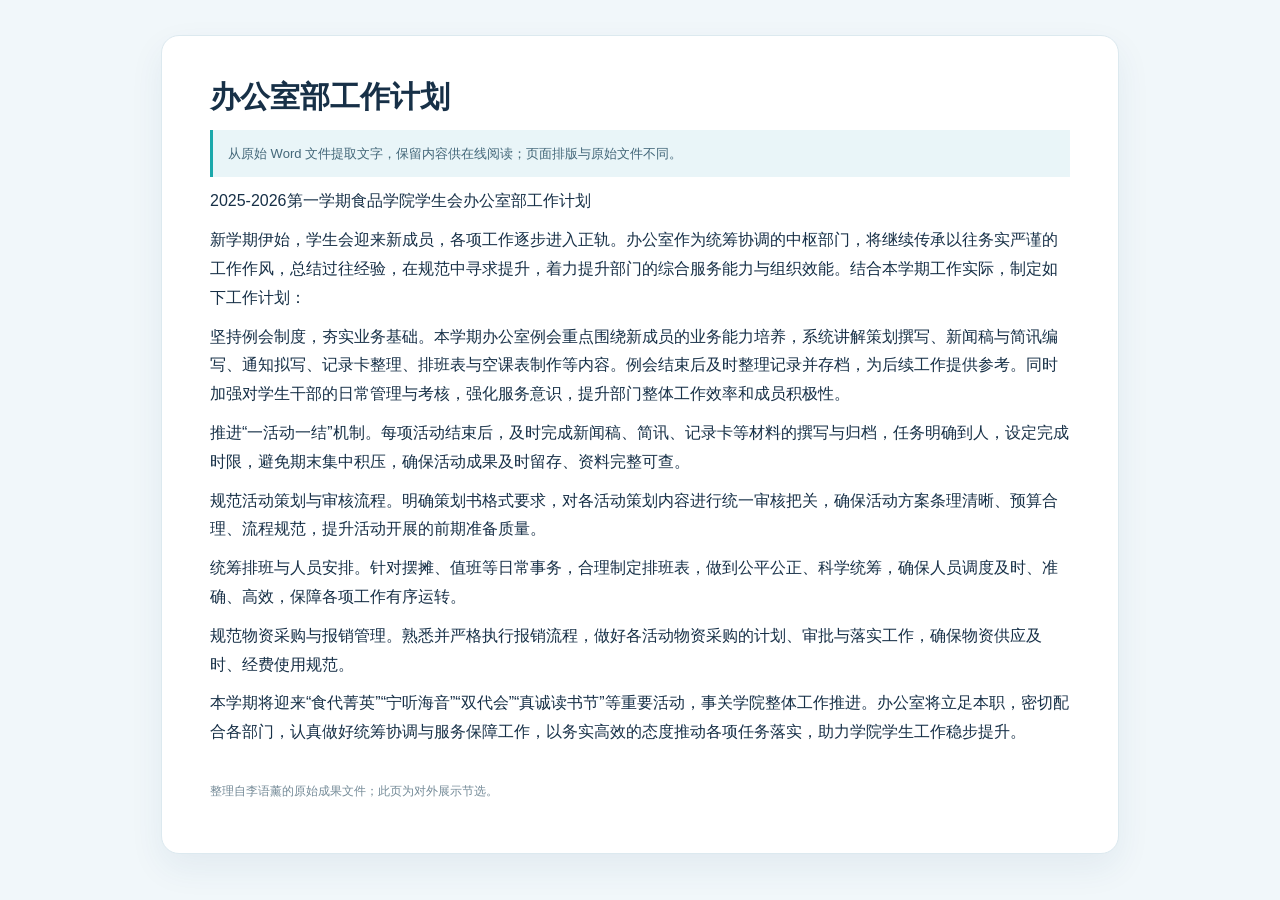
<file: evidence/office-plan.html>
<!doctype html><html lang="zh-CN"><head><meta charset="utf-8"><meta name="viewport" content="width=device-width,initial-scale=1"><title>办公室部工作计划</title><style>body{margin:0;background:#f1f7fa;color:#173047;font:16px/1.8 "Microsoft YaHei",sans-serif}main{max-width:860px;margin:35px auto;padding:40px 48px;background:white;border:1px solid #dce9ef;border-radius:18px;box-shadow:0 14px 35px #204d7212}h1{font-size:30px;line-height:1.4;margin:0 0 12px}h2{font-size:20px;margin:34px 0 10px;color:#147c9c}p{margin:10px 0}.note{background:#e9f5f8;border-left:3px solid #1ba8ab;padding:12px 15px;color:#436779;font-size:13px}.source{margin-top:34px;color:#748a97;font-size:12px}table{width:100%;border-collapse:collapse;margin:18px 0}td,th{border:1px solid #dce8ee;padding:9px 10px;text-align:left;font-size:14px}th{background:#e9f4f8}a{color:#156dac}@media(max-width:650px){main{margin:0;padding:25px 18px;border-radius:0}h1{font-size:25px}table{display:block;overflow:auto}}</style></head><body><main><h1>办公室部工作计划</h1><p class="note">从原始 Word 文件提取文字，保留内容供在线阅读；页面排版与原始文件不同。</p><p>2025-2026第一学期食品学院学生会办公室部工作计划</p><p>新学期伊始，学生会迎来新成员，各项工作逐步进入正轨。办公室作为统筹协调的中枢部门，将继续传承以往务实严谨的工作作风，总结过往经验，在规范中寻求提升，着力提升部门的综合服务能力与组织效能。结合本学期工作实际，制定如下工作计划：</p><p>坚持例会制度，夯实业务基础。本学期办公室例会重点围绕新成员的业务能力培养，系统讲解策划撰写、新闻稿与简讯编写、通知拟写、记录卡整理、排班表与空课表制作等内容。例会结束后及时整理记录并存档，为后续工作提供参考。同时加强对学生干部的日常管理与考核，强化服务意识，提升部门整体工作效率和成员积极性。</p><p>推进“一活动一结”机制。每项活动结束后，及时完成新闻稿、简讯、记录卡等材料的撰写与归档，任务明确到人，设定完成时限，避免期末集中积压，确保活动成果及时留存、资料完整可查。</p><p>规范活动策划与审核流程。明确策划书格式要求，对各活动策划内容进行统一审核把关，确保活动方案条理清晰、预算合理、流程规范，提升活动开展的前期准备质量。</p><p>统筹排班与人员安排。针对摆摊、值班等日常事务，合理制定排班表，做到公平公正、科学统筹，确保人员调度及时、准确、高效，保障各项工作有序运转。</p><p>规范物资采购与报销管理。熟悉并严格执行报销流程，做好各活动物资采购的计划、审批与落实工作，确保物资供应及时、经费使用规范。</p><p>本学期将迎来“食代菁英”“宁听海音”“双代会”“真诚读书节”等重要活动，事关学院整体工作推进。办公室将立足本职，密切配合各部门，认真做好统筹协调与服务保障工作，以务实高效的态度推动各项任务落实，助力学院学生工作稳步提升。</p><p class="source">整理自李语薰的原始成果文件；此页为对外展示节选。</p></main></body></html>
</file>
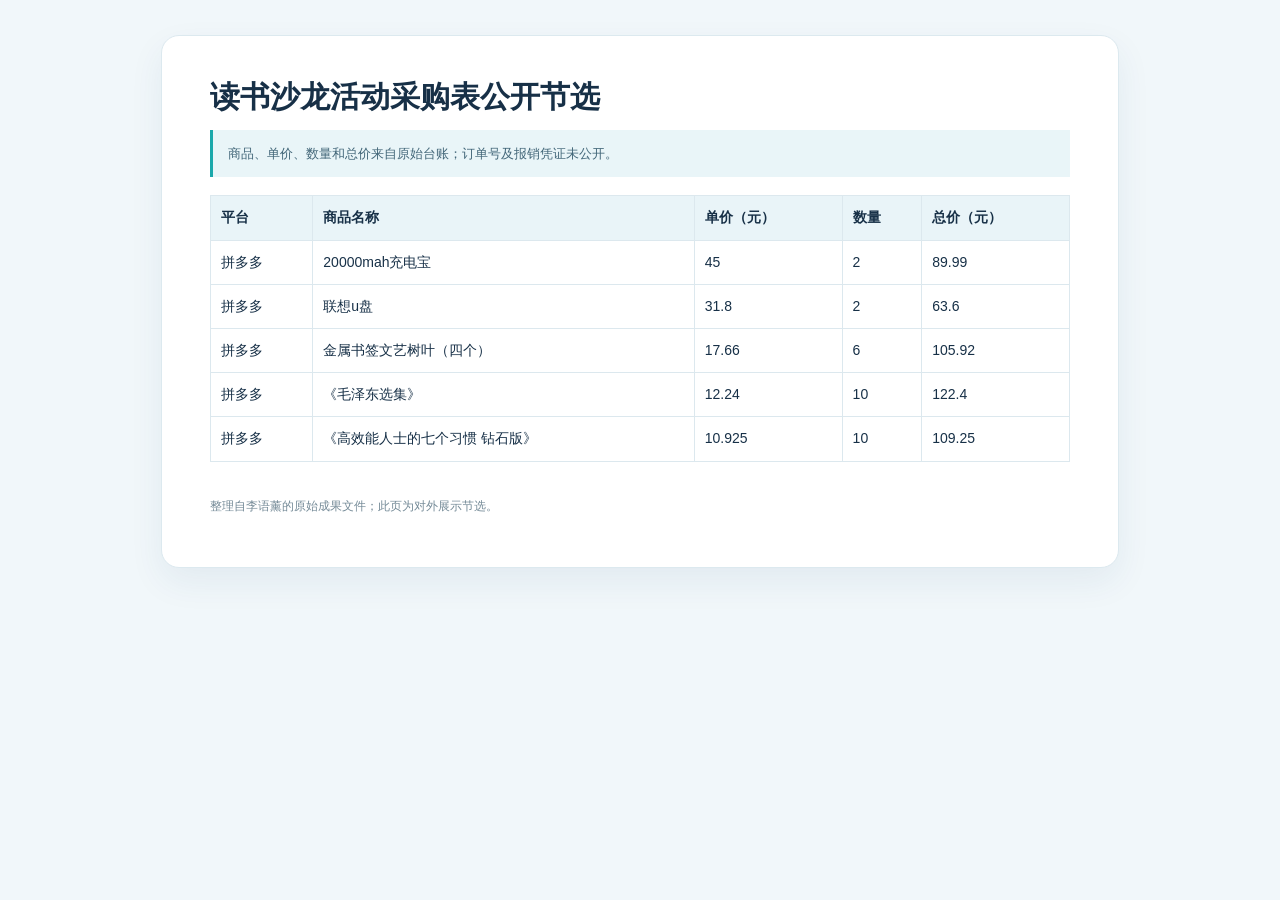
<file: evidence/procurement-excerpt.html>
<!doctype html><html lang="zh-CN"><head><meta charset="utf-8"><meta name="viewport" content="width=device-width,initial-scale=1"><title>读书沙龙活动采购表公开节选</title><style>body{margin:0;background:#f1f7fa;color:#173047;font:16px/1.8 "Microsoft YaHei",sans-serif}main{max-width:860px;margin:35px auto;padding:40px 48px;background:white;border:1px solid #dce9ef;border-radius:18px;box-shadow:0 14px 35px #204d7212}h1{font-size:30px;line-height:1.4;margin:0 0 12px}h2{font-size:20px;margin:34px 0 10px;color:#147c9c}p{margin:10px 0}.note{background:#e9f5f8;border-left:3px solid #1ba8ab;padding:12px 15px;color:#436779;font-size:13px}.source{margin-top:34px;color:#748a97;font-size:12px}table{width:100%;border-collapse:collapse;margin:18px 0}td,th{border:1px solid #dce8ee;padding:9px 10px;text-align:left;font-size:14px}th{background:#e9f4f8}a{color:#156dac}@media(max-width:650px){main{margin:0;padding:25px 18px;border-radius:0}h1{font-size:25px}table{display:block;overflow:auto}}</style></head><body><main><h1>读书沙龙活动采购表公开节选</h1><p class="note">商品、单价、数量和总价来自原始台账；订单号及报销凭证未公开。</p><table><thead><tr><th>平台</th><th>商品名称</th><th>单价（元）</th><th>数量</th><th>总价（元）</th></tr></thead><tbody><tr><td>拼多多</td><td>20000mah充电宝</td><td>45</td><td>2</td><td>89.99</td></tr><tr><td>拼多多</td><td>联想u盘</td><td>31.8</td><td>2</td><td>63.6</td></tr><tr><td>拼多多</td><td>金属书签文艺树叶（四个）</td><td>17.66</td><td>6</td><td>105.92</td></tr><tr><td>拼多多</td><td>《毛泽东选集》</td><td>12.24</td><td>10</td><td>122.4</td></tr><tr><td>拼多多</td><td>《高效能人士的七个习惯 钻石版》</td><td>10.925</td><td>10</td><td>109.25</td></tr></tbody></table><p class="source">整理自李语薰的原始成果文件；此页为对外展示节选。</p></main></body></html>
</file>
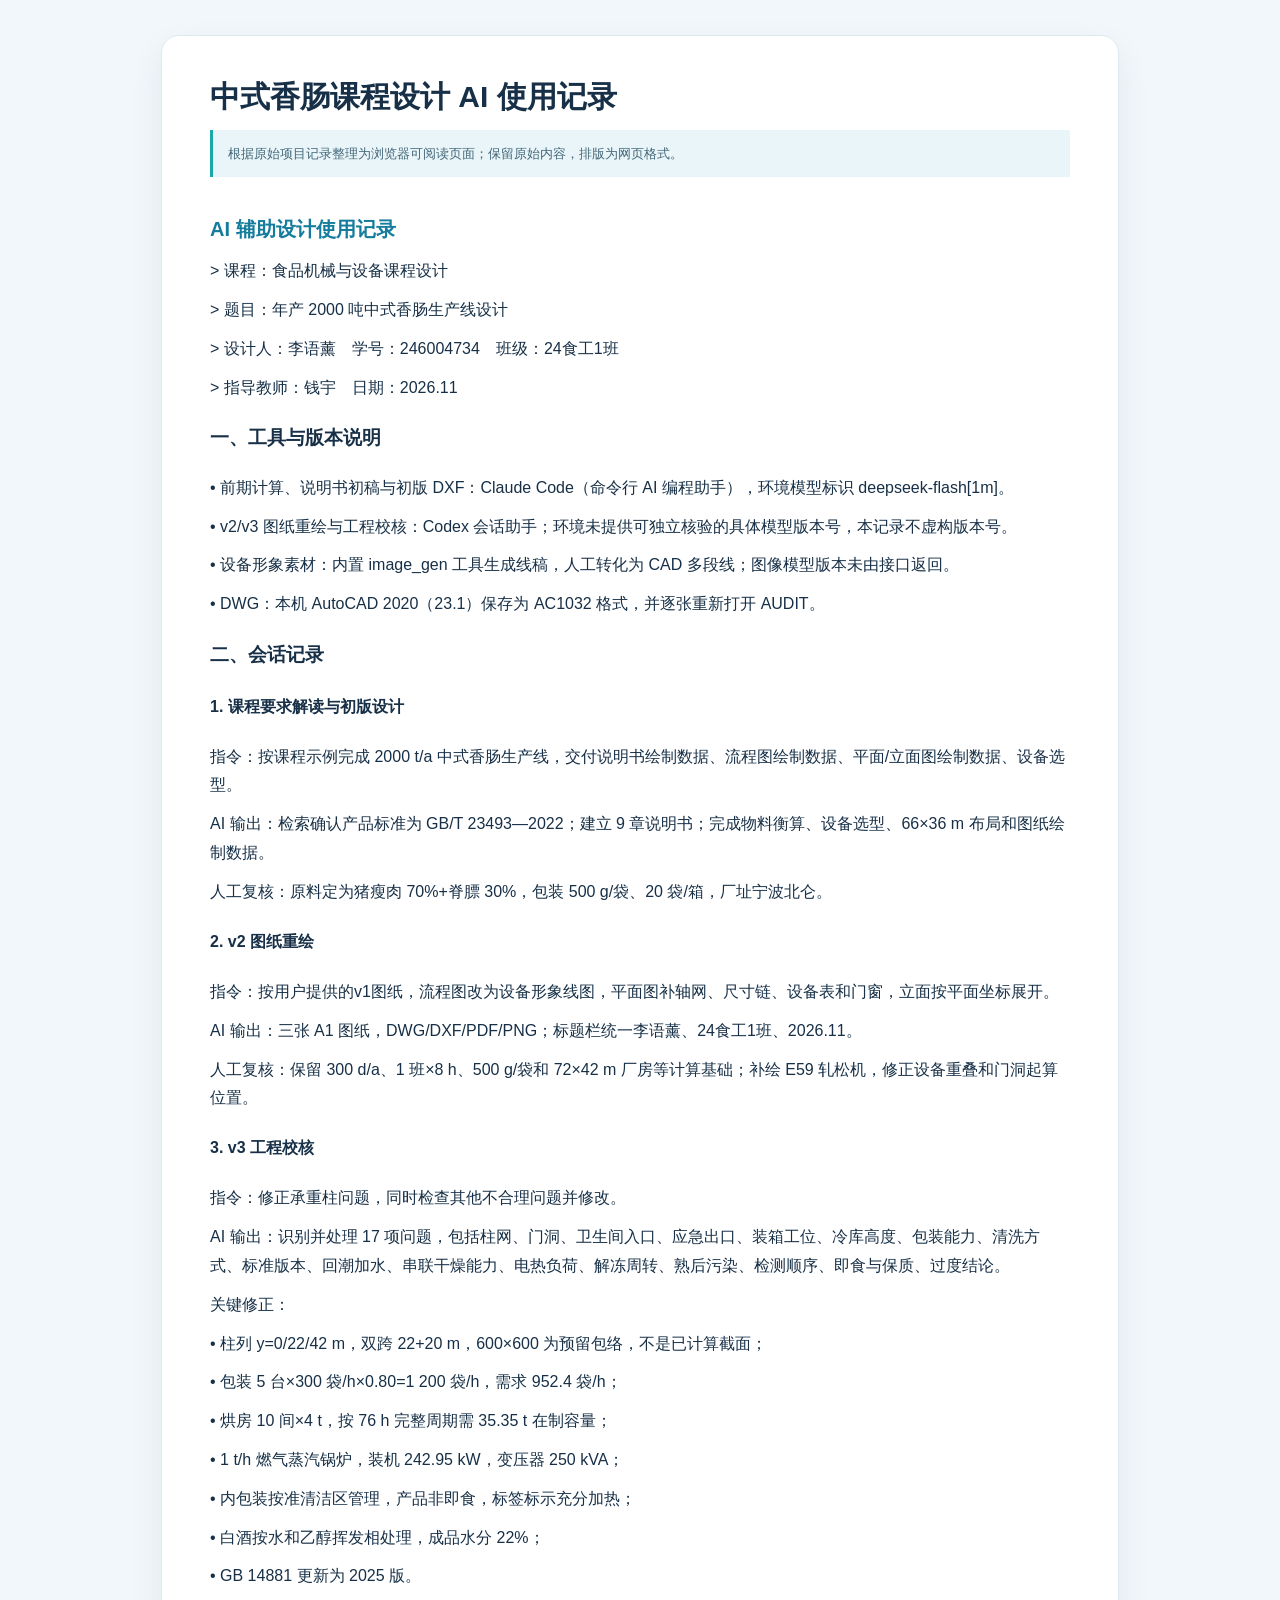
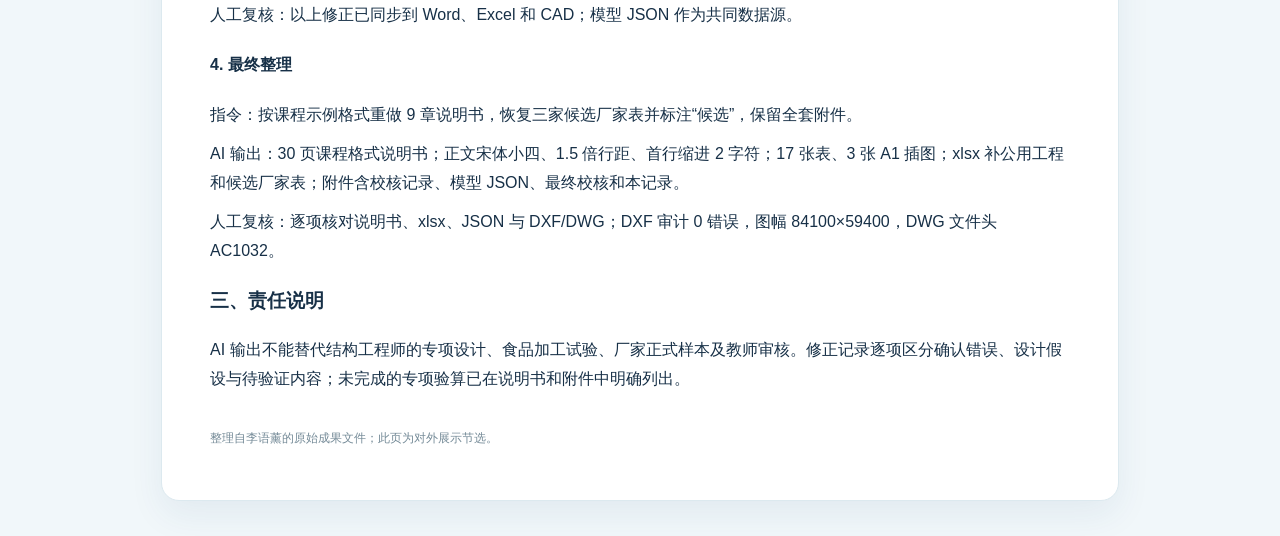
<file: evidence/sausage-ai-record.html>
<!doctype html><html lang="zh-CN"><head><meta charset="utf-8"><meta name="viewport" content="width=device-width,initial-scale=1"><title>中式香肠课程设计 AI 使用记录</title><style>body{margin:0;background:#f1f7fa;color:#173047;font:16px/1.8 "Microsoft YaHei",sans-serif}main{max-width:860px;margin:35px auto;padding:40px 48px;background:white;border:1px solid #dce9ef;border-radius:18px;box-shadow:0 14px 35px #204d7212}h1{font-size:30px;line-height:1.4;margin:0 0 12px}h2{font-size:20px;margin:34px 0 10px;color:#147c9c}p{margin:10px 0}.note{background:#e9f5f8;border-left:3px solid #1ba8ab;padding:12px 15px;color:#436779;font-size:13px}.source{margin-top:34px;color:#748a97;font-size:12px}table{width:100%;border-collapse:collapse;margin:18px 0}td,th{border:1px solid #dce8ee;padding:9px 10px;text-align:left;font-size:14px}th{background:#e9f4f8}a{color:#156dac}@media(max-width:650px){main{margin:0;padding:25px 18px;border-radius:0}h1{font-size:25px}table{display:block;overflow:auto}}</style></head><body><main><h1>中式香肠课程设计 AI 使用记录</h1><p class="note">根据原始项目记录整理为浏览器可阅读页面；保留原始内容，排版为网页格式。</p><h2>AI 辅助设计使用记录</h2><p>&gt; 课程：食品机械与设备课程设计</p><p>&gt; 题目：年产 2000 吨中式香肠生产线设计</p><p>&gt; 设计人：李语薰　学号：246004734　班级：24食工1班</p><p>&gt; 指导教师：钱宇　日期：2026.11</p><h3>一、工具与版本说明</h3><p>• 前期计算、说明书初稿与初版 DXF：Claude Code（命令行 AI 编程助手），环境模型标识 deepseek-flash[1m]。</p><p>• v2/v3 图纸重绘与工程校核：Codex 会话助手；环境未提供可独立核验的具体模型版本号，本记录不虚构版本号。</p><p>• 设备形象素材：内置 image_gen 工具生成线稿，人工转化为 CAD 多段线；图像模型版本未由接口返回。</p><p>• DWG：本机 AutoCAD 2020（23.1）保存为 AC1032 格式，并逐张重新打开 AUDIT。</p><h3>二、会话记录</h3><h4>1. 课程要求解读与初版设计</h4><p>指令：按课程示例完成 2000 t/a 中式香肠生产线，交付说明书绘制数据、流程图绘制数据、平面/立面图绘制数据、设备选型。</p><p>AI 输出：检索确认产品标准为 GB/T 23493—2022；建立 9 章说明书；完成物料衡算、设备选型、66×36 m 布局和图纸绘制数据。</p><p>人工复核：原料定为猪瘦肉 70%+脊膘 30%，包装 500 g/袋、20 袋/箱，厂址宁波北仑。</p><h4>2. v2 图纸重绘</h4><p>指令：按用户提供的v1图纸，流程图改为设备形象线图，平面图补轴网、尺寸链、设备表和门窗，立面按平面坐标展开。</p><p>AI 输出：三张 A1 图纸，DWG/DXF/PDF/PNG；标题栏统一李语薰、24食工1班、2026.11。</p><p>人工复核：保留 300 d/a、1 班×8 h、500 g/袋和 72×42 m 厂房等计算基础；补绘 E59 轧松机，修正设备重叠和门洞起算位置。</p><h4>3. v3 工程校核</h4><p>指令：修正承重柱问题，同时检查其他不合理问题并修改。</p><p>AI 输出：识别并处理 17 项问题，包括柱网、门洞、卫生间入口、应急出口、装箱工位、冷库高度、包装能力、清洗方式、标准版本、回潮加水、串联干燥能力、电热负荷、解冻周转、熟后污染、检测顺序、即食与保质、过度结论。</p><p>关键修正：</p><p>• 柱列 y=0/22/42 m，双跨 22+20 m，600×600 为预留包络，不是已计算截面；</p><p>• 包装 5 台×300 袋/h×0.80=1 200 袋/h，需求 952.4 袋/h；</p><p>• 烘房 10 间×4 t，按 76 h 完整周期需 35.35 t 在制容量；</p><p>• 1 t/h 燃气蒸汽锅炉，装机 242.95 kW，变压器 250 kVA；</p><p>• 内包装按准清洁区管理，产品非即食，标签标示充分加热；</p><p>• 白酒按水和乙醇挥发相处理，成品水分 22%；</p><p>• GB 14881 更新为 2025 版。</p><p>人工复核：以上修正已同步到 Word、Excel 和 CAD；模型 JSON 作为共同数据源。</p><h4>4. 最终整理</h4><p>指令：按课程示例格式重做 9 章说明书，恢复三家候选厂家表并标注“候选”，保留全套附件。</p><p>AI 输出：30 页课程格式说明书；正文宋体小四、1.5 倍行距、首行缩进 2 字符；17 张表、3 张 A1 插图；xlsx 补公用工程和候选厂家表；附件含校核记录、模型 JSON、最终校核和本记录。</p><p>人工复核：逐项核对说明书、xlsx、JSON 与 DXF/DWG；DXF 审计 0 错误，图幅 84100×59400，DWG 文件头 AC1032。</p><h3>三、责任说明</h3><p>AI 输出不能替代结构工程师的专项设计、食品加工试验、厂家正式样本及教师审核。修正记录逐项区分确认错误、设计假设与待验证内容；未完成的专项验算已在说明书和附件中明确列出。</p><p class="source">整理自李语薰的原始成果文件；此页为对外展示节选。</p></main></body></html>
</file>
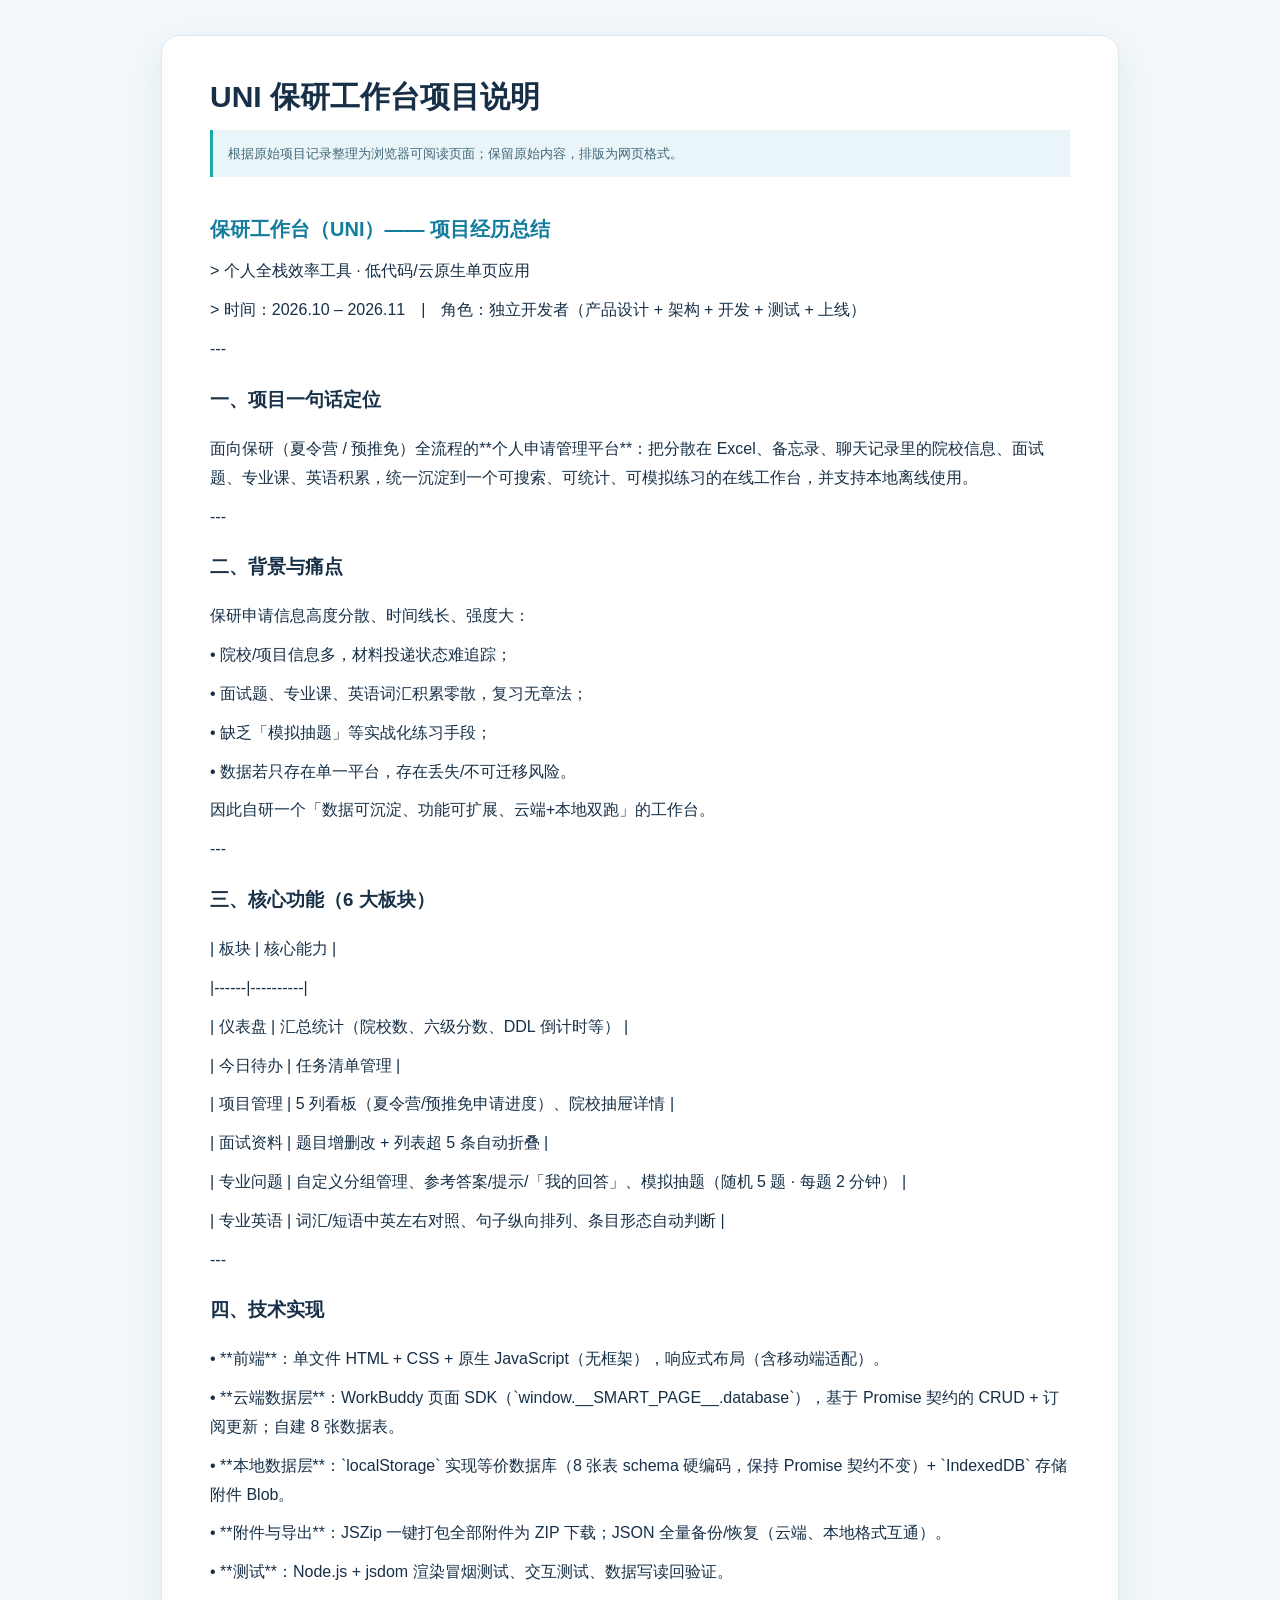
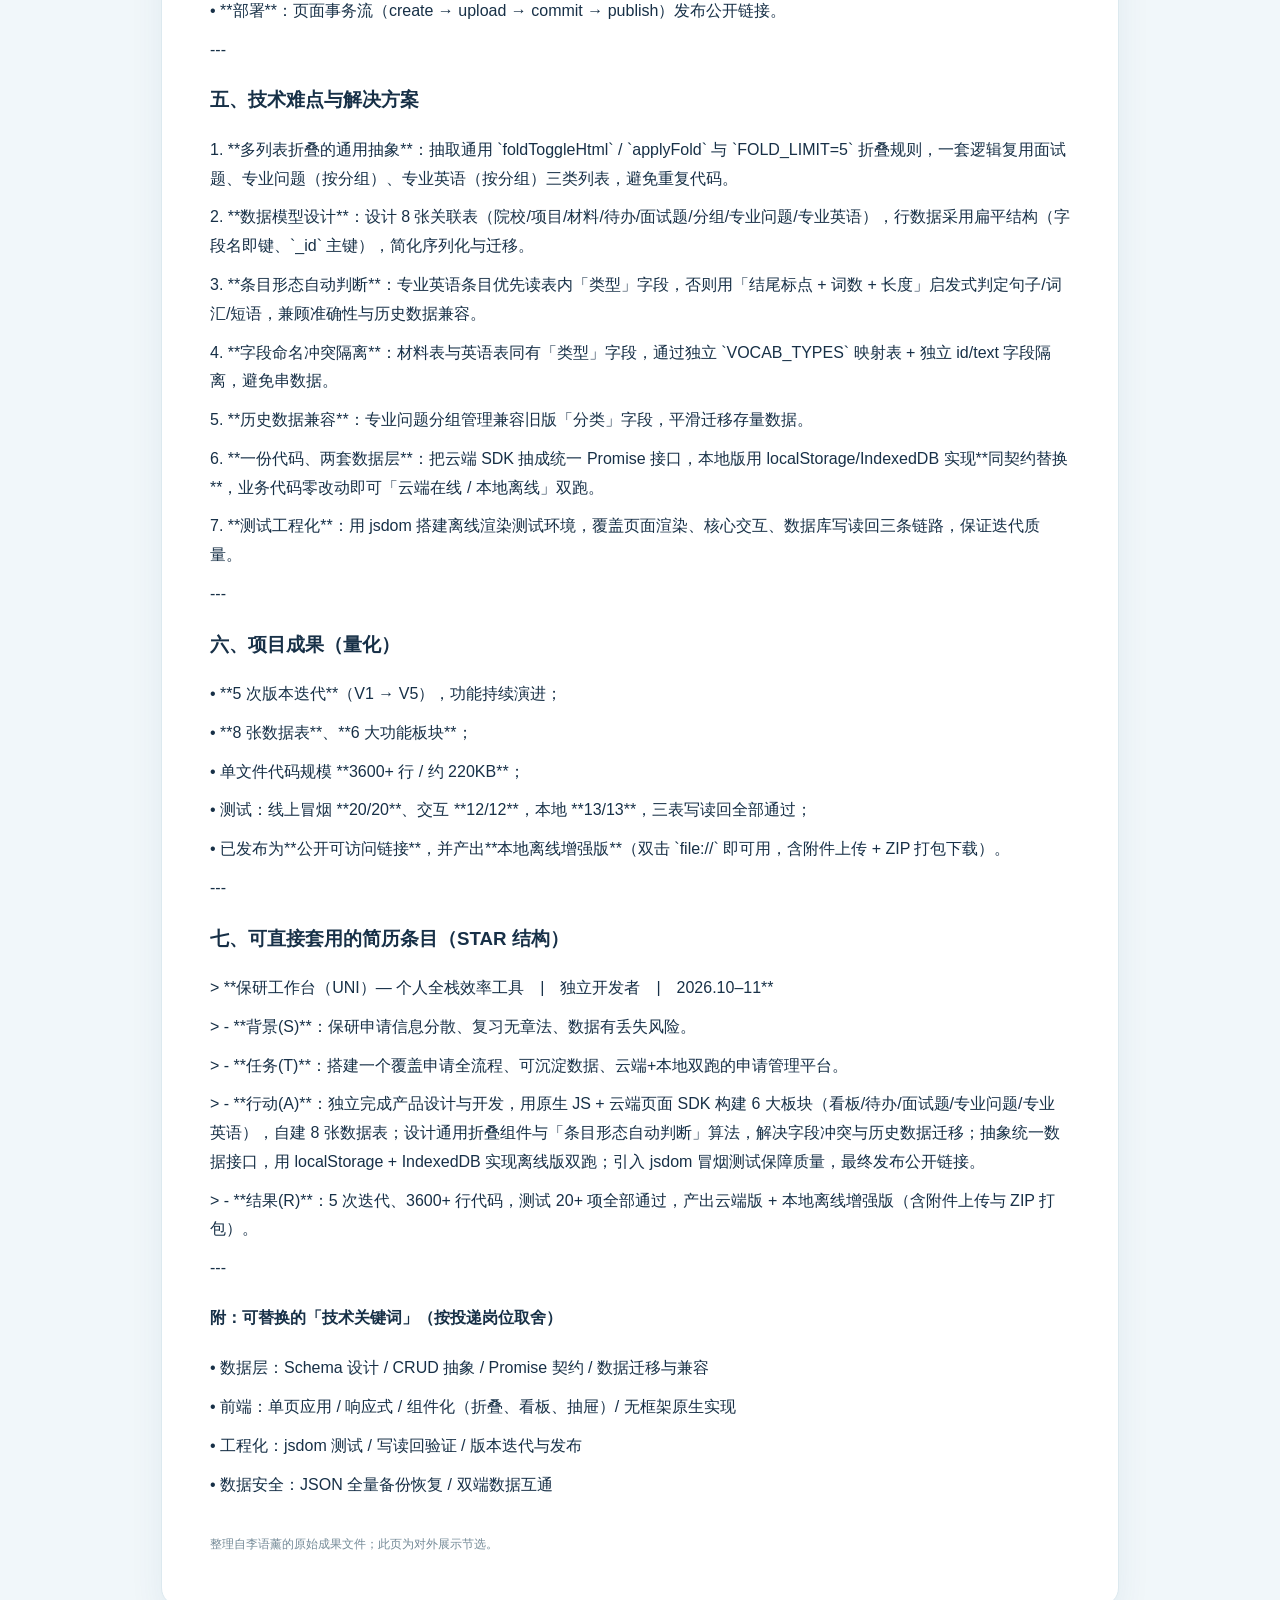
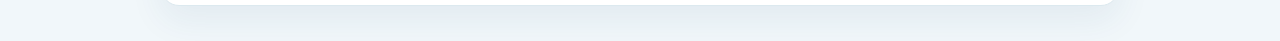
<file: evidence/uni-project-summary.html>
<!doctype html><html lang="zh-CN"><head><meta charset="utf-8"><meta name="viewport" content="width=device-width,initial-scale=1"><title>UNI 保研工作台项目说明</title><style>body{margin:0;background:#f1f7fa;color:#173047;font:16px/1.8 "Microsoft YaHei",sans-serif}main{max-width:860px;margin:35px auto;padding:40px 48px;background:white;border:1px solid #dce9ef;border-radius:18px;box-shadow:0 14px 35px #204d7212}h1{font-size:30px;line-height:1.4;margin:0 0 12px}h2{font-size:20px;margin:34px 0 10px;color:#147c9c}p{margin:10px 0}.note{background:#e9f5f8;border-left:3px solid #1ba8ab;padding:12px 15px;color:#436779;font-size:13px}.source{margin-top:34px;color:#748a97;font-size:12px}table{width:100%;border-collapse:collapse;margin:18px 0}td,th{border:1px solid #dce8ee;padding:9px 10px;text-align:left;font-size:14px}th{background:#e9f4f8}a{color:#156dac}@media(max-width:650px){main{margin:0;padding:25px 18px;border-radius:0}h1{font-size:25px}table{display:block;overflow:auto}}</style></head><body><main><h1>UNI 保研工作台项目说明</h1><p class="note">根据原始项目记录整理为浏览器可阅读页面；保留原始内容，排版为网页格式。</p><h2>保研工作台（UNI）—— 项目经历总结</h2><p>&gt; 个人全栈效率工具 · 低代码/云原生单页应用</p><p>&gt; 时间：2026.10 – 2026.11　|　角色：独立开发者（产品设计 + 架构 + 开发 + 测试 + 上线）</p><p>---</p><h3>一、项目一句话定位</h3><p>面向保研（夏令营 / 预推免）全流程的**个人申请管理平台**：把分散在 Excel、备忘录、聊天记录里的院校信息、面试题、专业课、英语积累，统一沉淀到一个可搜索、可统计、可模拟练习的在线工作台，并支持本地离线使用。</p><p>---</p><h3>二、背景与痛点</h3><p>保研申请信息高度分散、时间线长、强度大：</p><p>• 院校/项目信息多，材料投递状态难追踪；</p><p>• 面试题、专业课、英语词汇积累零散，复习无章法；</p><p>• 缺乏「模拟抽题」等实战化练习手段；</p><p>• 数据若只存在单一平台，存在丢失/不可迁移风险。</p><p>因此自研一个「数据可沉淀、功能可扩展、云端+本地双跑」的工作台。</p><p>---</p><h3>三、核心功能（6 大板块）</h3><p>| 板块 | 核心能力 |</p><p>|------|----------|</p><p>| 仪表盘 | 汇总统计（院校数、六级分数、DDL 倒计时等） |</p><p>| 今日待办 | 任务清单管理 |</p><p>| 项目管理 | 5 列看板（夏令营/预推免申请进度）、院校抽屉详情 |</p><p>| 面试资料 | 题目增删改 + 列表超 5 条自动折叠 |</p><p>| 专业问题 | 自定义分组管理、参考答案/提示/「我的回答」、模拟抽题（随机 5 题 · 每题 2 分钟） |</p><p>| 专业英语 | 词汇/短语中英左右对照、句子纵向排列、条目形态自动判断 |</p><p>---</p><h3>四、技术实现</h3><p>• **前端**：单文件 HTML + CSS + 原生 JavaScript（无框架），响应式布局（含移动端适配）。</p><p>• **云端数据层**：WorkBuddy 页面 SDK（`window.__SMART_PAGE__.database`），基于 Promise 契约的 CRUD + 订阅更新；自建 8 张数据表。</p><p>• **本地数据层**：`localStorage` 实现等价数据库（8 张表 schema 硬编码，保持 Promise 契约不变）+ `IndexedDB` 存储附件 Blob。</p><p>• **附件与导出**：JSZip 一键打包全部附件为 ZIP 下载；JSON 全量备份/恢复（云端、本地格式互通）。</p><p>• **测试**：Node.js + jsdom 渲染冒烟测试、交互测试、数据写读回验证。</p><p>• **部署**：页面事务流（create → upload → commit → publish）发布公开链接。</p><p>---</p><h3>五、技术难点与解决方案</h3><p>1. **多列表折叠的通用抽象**：抽取通用 `foldToggleHtml` / `applyFold` 与 `FOLD_LIMIT=5` 折叠规则，一套逻辑复用面试题、专业问题（按分组）、专业英语（按分组）三类列表，避免重复代码。</p><p>2. **数据模型设计**：设计 8 张关联表（院校/项目/材料/待办/面试题/分组/专业问题/专业英语），行数据采用扁平结构（字段名即键、`_id` 主键），简化序列化与迁移。</p><p>3. **条目形态自动判断**：专业英语条目优先读表内「类型」字段，否则用「结尾标点 + 词数 + 长度」启发式判定句子/词汇/短语，兼顾准确性与历史数据兼容。</p><p>4. **字段命名冲突隔离**：材料表与英语表同有「类型」字段，通过独立 `VOCAB_TYPES` 映射表 + 独立 id/text 字段隔离，避免串数据。</p><p>5. **历史数据兼容**：专业问题分组管理兼容旧版「分类」字段，平滑迁移存量数据。</p><p>6. **一份代码、两套数据层**：把云端 SDK 抽成统一 Promise 接口，本地版用 localStorage/IndexedDB 实现**同契约替换**，业务代码零改动即可「云端在线 / 本地离线」双跑。</p><p>7. **测试工程化**：用 jsdom 搭建离线渲染测试环境，覆盖页面渲染、核心交互、数据库写读回三条链路，保证迭代质量。</p><p>---</p><h3>六、项目成果（量化）</h3><p>• **5 次版本迭代**（V1 → V5），功能持续演进；</p><p>• **8 张数据表**、**6 大功能板块**；</p><p>• 单文件代码规模 **3600+ 行 / 约 220KB**；</p><p>• 测试：线上冒烟 **20/20**、交互 **12/12**，本地 **13/13**，三表写读回全部通过；</p><p>• 已发布为**公开可访问链接**，并产出**本地离线增强版**（双击 `file://` 即可用，含附件上传 + ZIP 打包下载）。</p><p>---</p><h3>七、可直接套用的简历条目（STAR 结构）</h3><p>&gt; **保研工作台（UNI）— 个人全栈效率工具　|　独立开发者　|　2026.10–11**</p><p>&gt; - **背景(S)**：保研申请信息分散、复习无章法、数据有丢失风险。</p><p>&gt; - **任务(T)**：搭建一个覆盖申请全流程、可沉淀数据、云端+本地双跑的申请管理平台。</p><p>&gt; - **行动(A)**：独立完成产品设计与开发，用原生 JS + 云端页面 SDK 构建 6 大板块（看板/待办/面试题/专业问题/专业英语），自建 8 张数据表；设计通用折叠组件与「条目形态自动判断」算法，解决字段冲突与历史数据迁移；抽象统一数据接口，用 localStorage + IndexedDB 实现离线版双跑；引入 jsdom 冒烟测试保障质量，最终发布公开链接。</p><p>&gt; - **结果(R)**：5 次迭代、3600+ 行代码，测试 20+ 项全部通过，产出云端版 + 本地离线增强版（含附件上传与 ZIP 打包）。</p><p>---</p><h4>附：可替换的「技术关键词」（按投递岗位取舍）</h4><p>• 数据层：Schema 设计 / CRUD 抽象 / Promise 契约 / 数据迁移与兼容</p><p>• 前端：单页应用 / 响应式 / 组件化（折叠、看板、抽屉）/ 无框架原生实现</p><p>• 工程化：jsdom 测试 / 写读回验证 / 版本迭代与发布</p><p>• 数据安全：JSON 全量备份恢复 / 双端数据互通</p><p class="source">整理自李语薰的原始成果文件；此页为对外展示节选。</p></main></body></html>
</file>
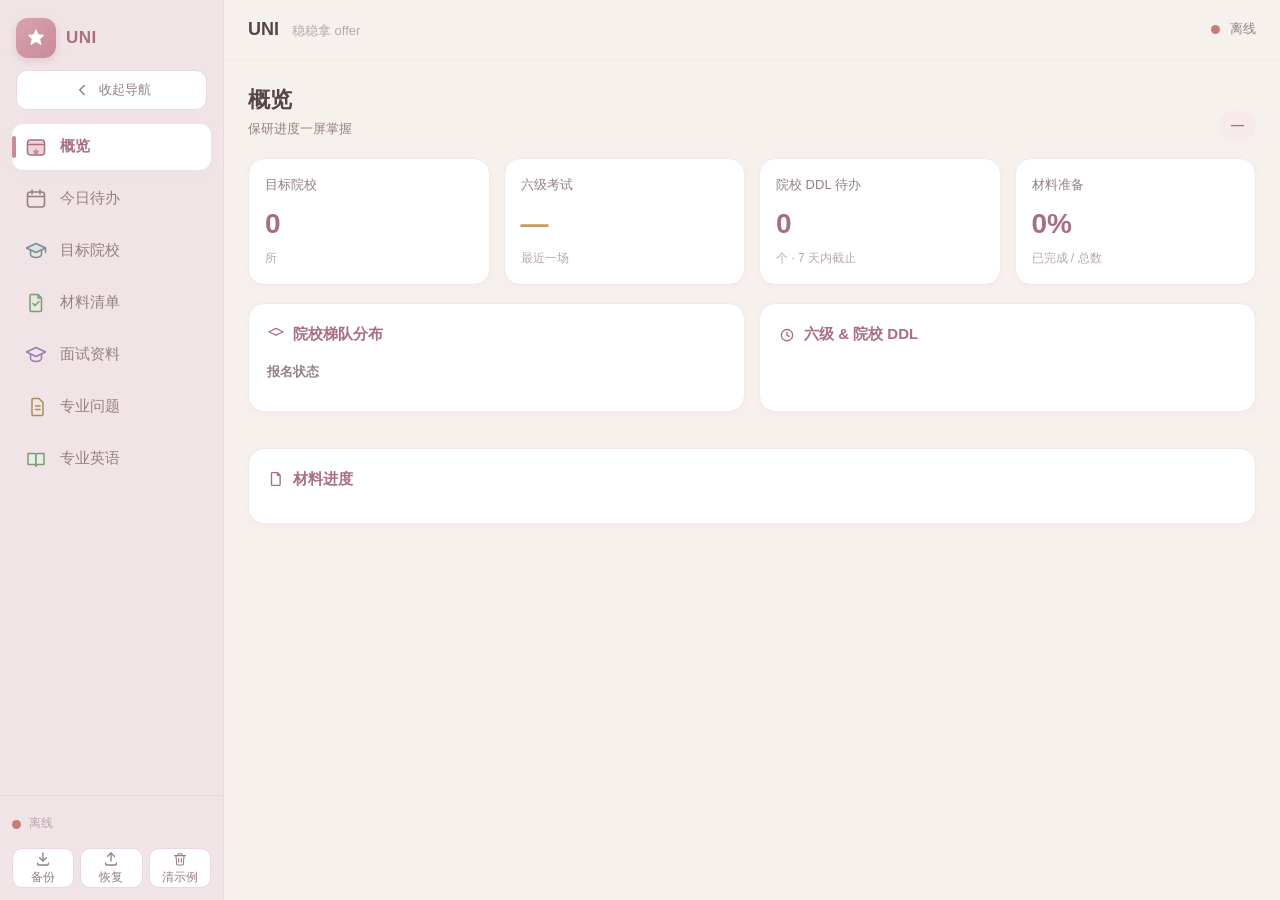
<file: evidence/uni-v5.html>
<!DOCTYPE html>
<html data-page-node-id="zGBL77U9wYED76lOYW2DMx" lang="zh-CN">
<head data-page-node-id="PQ1pnjlElSbfpcIxsF3cYF">
<meta data-page-node-id="G6qyHJyEy97ilJZTZ358Hp" charset="UTF-8">
<meta data-page-node-id="otHX2pd6cfqrNrQMSI6f1T" content="width=device-width, initial-scale=1.0, viewport-fit=cover" name="viewport">
<meta data-page-node-id="goCtqrIoqQGd1U6tbvhrde" content="#F7F1EE" name="theme-color">
<title data-page-node-id="O4AD2GrSWecVObTRLxr91Z" data-pnid-children="WWWyGruU2FfxkAu59ACVjy">UNI</title>

<style data-page-node-id="6wgdSu1ert5gUPesc9rGj6" data-pnid-children="1ELxs2Fo2luaufYPhkfOhU">
:root{
  --bg:#F7F1EE; --card:#FFFFFF; --sidebar:#F1E4E7; --sidebar-deep:#E9D7DC;
  --primary:#C78B98; --primary-deep:#A96F7E; --primary-soft:#EBD4DA; --primary-ghost:#F6EAED;
  --text:#55454A; --text-sub:#948083; --text-faint:#B8A7AC;
  --border:#EAD8DD; --border-soft:#F3E7EB;
  --danger:#C97B7B; --danger-soft:#F3DCDC; --danger-line:#E0A6A6;
  --warning:#C79A63; --warning-soft:#F4E7D3; --warning-line:#DDB98A;
  --success:#8FA98B; --success-soft:#E2EBDF;
  --blue:#8BA3B5; --blue-soft:#E0E8EE;
  --shadow:0 2px 10px rgba(169,111,126,.06);
  --radius:16px; --radius-sm:11px;
}
*{box-sizing:border-box; margin:0; padding:0;}
html,body{height:100%;}
body{
  font-family:-apple-system,BlinkMacSystemFont,"Segoe UI","PingFang SC","Hiragino Sans GB","Microsoft YaHei",Roboto,sans-serif;
  background:var(--bg); color:var(--text); font-size:15px; line-height:1.6;
  -webkit-font-smoothing:antialiased;
}
button{font-family:inherit; cursor:pointer; border:none; background:none; color:inherit;}
a{color:var(--primary-deep); text-decoration:none;}
input,select,textarea{
  font-family:inherit; font-size:16px; color:var(--text);
  background:#fff; border:1px solid var(--border); border-radius:var(--radius-sm);
  padding:10px 12px; outline:none; transition:border .2s, box-shadow .2s; width:100%;
}
input:focus,select:focus,textarea:focus{border-color:var(--primary); box-shadow:0 0 0 3px var(--primary-soft);}
::placeholder{color:var(--text-faint);}

/* ===== 布局 ===== */
.app{display:flex; min-height:100vh;}

/* 侧边栏 */
.sidebar{
  width:224px; flex-shrink:0; background:var(--sidebar);
  display:flex; flex-direction:column; position:sticky; top:0; height:100vh;
  border-right:1px solid var(--border); transition:width .25s ease; overflow:hidden; z-index:20;
}
.sidebar.collapsed{width:72px;}
.sidebar-header{display:flex; align-items:center; gap:10px; padding:18px 16px 12px;}
.sidebar .logo-badge{
  width:40px; height:40px; border-radius:12px; background:linear-gradient(135deg,#D9A3AE,#C78B98);
  display:flex; align-items:center; justify-content:center; flex-shrink:0; box-shadow:0 3px 8px rgba(199,139,152,.3);
}
.sidebar .site-title{font-size:17px; font-weight:700; color:var(--primary-deep); white-space:nowrap; letter-spacing:.5px;}
.collapse-wrap{padding:0 16px 8px;}
.collapse-btn{
  width:100%; min-height:40px; border-radius:var(--radius-sm); background:#fff; border:1px solid var(--border);
  color:var(--text-sub); display:flex; align-items:center; justify-content:center; gap:8px; font-size:13px;
  transition:.2s;
}
.collapse-btn:hover{background:var(--primary-ghost); color:var(--primary-deep);}
.collapse-btn svg{flex-shrink:0;}
.collapse-btn .c-text{white-space:nowrap;}

.nav{flex:1; padding:6px 12px; display:flex; flex-direction:column; gap:6px; overflow-y:auto;}
.nav-item{
  display:flex; align-items:center; gap:12px; padding:11px 12px; border-radius:var(--radius-sm);
  color:var(--text-sub); font-size:14.5px; min-height:44px; transition:.18s; white-space:nowrap; position:relative;
}
.nav-item:hover{background:#fff; color:var(--primary-deep);}
.nav-item.active{background:#fff; color:var(--primary-deep); font-weight:600; box-shadow:var(--shadow);}
.nav-item.active::before{
  content:""; position:absolute; left:0; top:50%; transform:translateY(-50%);
  width:4px; height:22px; border-radius:4px; background:var(--primary);
}
.nav-item .nav-ico{width:24px; height:24px; flex-shrink:0; display:flex; align-items:center; justify-content:center;}
.nav-item .nav-text{white-space:nowrap;}

.sidebar-footer{padding:12px; border-top:1px solid var(--border); display:flex; flex-direction:column; gap:8px;}
.footer-row{display:flex; align-items:center; gap:8px; font-size:12px; color:var(--text-faint); min-height:32px; white-space:nowrap;}
.sync-dot{width:9px; height:9px; border-radius:50%; flex-shrink:0; background:var(--success);}
.sync-dot.syncing{background:var(--warning); animation:blink 1s infinite;}
.sync-dot.offline{background:var(--danger);}
@keyframes blink{50%{opacity:.35;}}
.mini-actions{display:flex; gap:6px;}
.mini-btn{
  flex:1; min-height:40px; border-radius:10px; background:#fff; border:1px solid var(--border);
  color:var(--text-sub); font-size:12px; display:flex; flex-direction:column; align-items:center; justify-content:center; gap:2px;
  transition:.18s;
}
.mini-btn:hover{background:var(--primary-ghost); color:var(--primary-deep); border-color:var(--primary-soft);}

/* 主内容 */
.main{flex:1; min-width:0; display:flex; flex-direction:column;}
.topbar{
  height:60px; flex-shrink:0; background:rgba(247,241,238,.85); backdrop-filter:blur(8px);
  display:flex; align-items:center; justify-content:space-between; padding:0 24px;
  border-bottom:1px solid var(--border-soft); position:sticky; top:0; z-index:10;
}
.topbar .t-title{font-size:18px; font-weight:700; color:var(--text);}
.topbar .t-title small{font-weight:400; color:var(--text-faint); font-size:13px; margin-left:8px;}
.topbar-right{display:flex; align-items:center; gap:10px; font-size:13px; color:var(--text-sub);}
.content{padding:22px 24px 40px; max-width:1200px; width:100%; margin:0 auto;}

.view{display:none;}
.view.active{display:block; animation:fadeIn .25s ease;}
@keyframes fadeIn{from{opacity:0; transform:translateY(6px);}to{opacity:1; transform:none;}}

/* ===== 通用组件 ===== */
.page-head{display:flex; align-items:flex-end; justify-content:space-between; gap:12px; margin-bottom:18px; flex-wrap:wrap;}
.page-head h2{font-size:22px; font-weight:700; color:var(--text);}
.page-head .sub{color:var(--text-sub); font-size:13px; margin-top:2px;}
.count-pill{font-size:13px; color:var(--primary-deep); background:var(--primary-ghost); padding:4px 12px; border-radius:20px; font-weight:600;}

.card{background:var(--card); border-radius:var(--radius); border:1px solid var(--border-soft); box-shadow:var(--shadow); padding:18px; margin-bottom:18px;}
.card h3{font-size:15px; font-weight:700; color:var(--primary-deep); margin-bottom:14px; display:flex; align-items:center; gap:8px;}
.card h3 .h-ico{width:18px; height:18px;}

.form-grid{display:grid; grid-template-columns:repeat(2,1fr); gap:12px;}
.form-grid .field{display:flex; flex-direction:column; gap:6px;}
.form-grid .field.full{grid-column:1 / -1;}
.field label{font-size:13px; color:var(--text-sub); font-weight:600;}
.form-actions{display:flex; justify-content:flex-end; margin-top:14px;}
.btn{
  display:inline-flex; align-items:center; justify-content:center; gap:6px;
  border-radius:var(--radius-sm); padding:9px 16px; font-size:14px; font-weight:600;
  border:1px solid transparent; transition:.18s; white-space:nowrap;
}
.btn-primary{background:var(--primary); color:#fff;}
.btn-primary:hover{background:var(--primary-deep);}
.btn-soft{background:var(--primary-ghost); color:var(--primary-deep);}
.btn-soft:hover{background:var(--primary-soft);}
.btn-ghost{background:#fff; color:var(--text-sub); border-color:var(--border);}
.btn-ghost:hover{background:var(--primary-ghost); color:var(--primary-deep); border-color:var(--primary-soft);}
.btn-danger{background:#fff; color:var(--danger); border-color:var(--danger-line);}
.btn-danger:hover{background:var(--danger-soft);}
.btn-sm{padding:6px 12px; font-size:13px; border-radius:9px;}
.btn:disabled{opacity:.55; cursor:not-allowed;}

.badge{display:inline-flex; align-items:center; gap:4px; font-size:12px; padding:2px 9px; border-radius:20px; font-weight:600; white-space:nowrap;}
.b-tier-冲{background:var(--danger-soft); color:var(--danger);}
.b-tier-稳{background:var(--warning-soft); color:var(--warning);}
.b-tier-保{background:var(--success-soft); color:var(--success);}
.b-dir{background:var(--blue-soft); color:var(--blue);}
.b-status{background:var(--primary-ghost); color:var(--primary-deep);}
.b-status-doing{background:var(--warning-soft); color:var(--warning);}
.b-status-done{background:var(--success-soft); color:var(--success);}
.b-pri-高{background:var(--danger-soft); color:var(--danger);}
.b-pri-中{background:var(--warning-soft); color:var(--warning);}
.b-pri-低{background:var(--blue-soft); color:var(--blue);}

.list{display:flex; flex-direction:column; gap:10px;}
.list-item{
  background:var(--card); border:1px solid var(--border-soft); border-radius:var(--radius-sm);
  padding:13px 16px; display:flex; align-items:center; justify-content:space-between; gap:12px; box-shadow:var(--shadow);
}
.item-main{flex:1; min-width:0;}
.item-title{display:flex; align-items:center; gap:8px; flex-wrap:wrap; font-weight:600; font-size:15px;}
.item-title > span:first-child{color:var(--text);}
.item-meta{display:flex; align-items:center; gap:10px; flex-wrap:wrap; margin-top:4px; font-size:12.5px; color:var(--text-sub);}
.item-note{font-size:12.5px; color:var(--text-faint); margin-top:3px; font-style:italic;}
.item-actions{display:flex; gap:6px; flex-shrink:0; flex-wrap:wrap; justify-content:flex-end;}
.group-label{font-size:13px; font-weight:700; color:var(--text-faint); padding:6px 4px 2px; letter-spacing:.5px;}
.list-empty{text-align:center; color:var(--text-faint); padding:36px 16px; font-size:14px;}

/* ===== 概览 ===== */
.dash-stats{display:grid; grid-template-columns:repeat(4,1fr); gap:14px; margin-bottom:18px;}
.stat-card{background:var(--card); border:1px solid var(--border-soft); border-radius:var(--radius); padding:16px; box-shadow:var(--shadow);}
.stat-card .s-label{font-size:13px; color:var(--text-sub);}
.stat-card .s-value{font-size:28px; font-weight:800; color:var(--primary-deep); margin:6px 0 2px;}
.stat-card .s-value.accent{color:var(--warning);}
.stat-card .s-value.good{color:var(--success);}
.stat-card .s-sub{font-size:12px; color:var(--text-faint);}
.dash-grid{display:grid; grid-template-columns:1fr 1fr; gap:14px; margin-bottom:18px;}
.bar-row{display:flex; align-items:center; gap:10px; margin-bottom:10px;}
.bar-row .b-label{width:44px; font-size:13px; color:var(--text-sub); font-weight:600;}
.bar-row .b-track{flex:1; height:10px; background:var(--primary-ghost); border-radius:6px; overflow:hidden;}
.bar-row .b-fill{height:100%; border-radius:6px; background:var(--primary); transition:width .4s ease;}
.bar-row .b-tail{width:48px; text-align:right; font-size:12.5px; color:var(--text-sub);}
.bar-row.t-冲 .b-fill{background:var(--danger);}
.bar-row.t-稳 .b-fill{background:var(--warning);}
.bar-row.t-保 .b-fill{background:var(--success);}
.dash-list-item{display:flex; align-items:center; gap:10px; padding:9px 4px; border-bottom:1px solid var(--border-soft); font-size:14px;}
.dash-list-item .d-name{flex:1; min-width:0; overflow:hidden; text-overflow:ellipsis; white-space:nowrap;}
.chunk-title{font-size:13px; font-weight:700; color:var(--text-sub); margin-bottom:10px;}

/* ===== 今日待办 ===== */
.today-section{display:flex; flex-direction:column; gap:10px;}
.today-group-title{display:flex; align-items:center; gap:8px; font-size:13px; font-weight:700; color:var(--text-sub); padding:8px 4px 2px;}
.today-group-title .g-dot{width:9px; height:9px; border-radius:50%;}
.today-item{
  background:var(--card); border:1px solid var(--border-soft); border-radius:var(--radius-sm);
  padding:12px 16px; display:flex; align-items:center; justify-content:space-between; gap:12px; box-shadow:var(--shadow);
}
.today-item .t-body{flex:1; min-width:0;}
.today-item .t-name{font-weight:600; font-size:14.5px;}
.today-item .t-meta{display:flex; align-items:center; gap:8px; margin-top:3px; font-size:12.5px; color:var(--text-sub);}
.tag{display:inline-flex; font-size:12px; padding:2px 9px; border-radius:20px; font-weight:600;}
.tag-yellow{background:var(--warning-soft); color:var(--warning);}
.tag-gray{background:var(--blue-soft); color:var(--blue);}
.tag-red{background:var(--danger-soft); color:var(--danger);}

/* ===== 目标院校看板 ===== */
.kanban{display:flex; gap:14px; align-items:flex-start; overflow-x:auto; padding-bottom:8px;}
.kb-col{
  flex:1; min-width:200px; max-width:280px; background:var(--sidebar); border:1px solid var(--border);
  border-radius:var(--radius); padding:12px; display:flex; flex-direction:column; min-height:160px;
}
.kb-col-head{display:flex; align-items:center; justify-content:space-between; margin-bottom:10px; padding:0 2px;}
.kb-col-head .kb-title{font-size:14px; font-weight:700; color:var(--primary-deep); display:flex; align-items:center; gap:6px;}
.kb-col-head .kb-count{font-size:12px; color:var(--text-faint); background:#fff; border-radius:20px; padding:1px 9px; font-weight:600;}
.kb-list{display:flex; flex-direction:column; gap:9px; min-height:40px;}
.kb-card{
  background:#fff; border:1px solid var(--border-soft); border-radius:var(--radius-sm);
  padding:12px 13px; box-shadow:var(--shadow); cursor:grab; transition:box-shadow .18s, transform .18s;
}
.kb-card:hover{box-shadow:0 6px 18px rgba(169,111,126,.14); transform:translateY(-2px);}
.kb-card.dragging{opacity:.45; cursor:grabbing;}
.kb-card .kc-name{font-weight:700; font-size:15px; color:var(--text); display:flex; align-items:center; gap:6px; flex-wrap:wrap;}
.kb-card .kc-meta{display:flex; align-items:center; gap:6px; flex-wrap:wrap; margin-top:7px; font-size:12px; color:var(--text-sub);}
.kb-card .kc-node{margin-top:8px; padding-top:8px; border-top:1px dashed var(--border); font-size:12.5px; color:var(--text-sub);}
.kb-card .kc-node .node-label{color:var(--text-faint); font-size:11px;}
.kb-card .kc-node .node-line{display:flex; align-items:center; gap:6px; margin-top:2px; font-weight:600;}
.kb-card .kc-actions{display:flex; gap:5px; margin-top:9px; flex-wrap:wrap;}
.day-pill{display:inline-flex; align-items:center; font-size:11.5px; padding:1px 8px; border-radius:16px; font-weight:700; white-space:nowrap;}
.day-overdue{background:var(--danger-soft); color:var(--danger);}
.day-soon{background:var(--warning-soft); color:var(--warning);}
.day-normal{background:var(--primary-ghost); color:var(--primary-deep);}
.day-done{background:var(--success-soft); color:var(--success);}
.kb-col.drag-over{background:var(--primary-ghost); border-color:var(--primary);}
.kb-empty{text-align:center; color:var(--text-faint); font-size:12.5px; padding:20px 8px; border:1px dashed var(--border); border-radius:var(--radius-sm);}

/* 筛选栏 */
.filter-bar{display:flex; gap:8px; flex-wrap:wrap; align-items:center;}
.filter-bar input{flex:1; min-width:160px;}
.filter-bar select{width:auto; min-width:120px;}
.filter-reset{background:none; color:var(--text-faint); font-size:13px; padding:8px 6px; text-decoration:underline;}
.filter-reset:hover{color:var(--primary-deep);}

/* ===== 面试资料 ===== */
.iv-cat-bar{display:flex; gap:8px; flex-wrap:wrap; margin-bottom:14px;}
.iv-cat{
  padding:7px 15px; border-radius:20px; background:#fff; border:1px solid var(--border);
  font-size:13px; color:var(--text-sub); cursor:pointer; transition:.18s;
}
.iv-cat:hover{color:var(--primary-deep); border-color:var(--primary-soft);}
.iv-cat.active{background:var(--primary); color:#fff; border-color:var(--primary);}
.iv-list{display:flex; flex-direction:column; gap:10px;}
.iv-q{background:var(--card); border:1px solid var(--border-soft); border-radius:var(--radius-sm); padding:14px 16px; box-shadow:var(--shadow);}
.iv-q .iv-q-head{display:flex; align-items:flex-start; gap:10px;}
.iv-q .iv-q-no{flex-shrink:0; width:26px; height:26px; border-radius:8px; background:var(--primary-ghost); color:var(--primary-deep); display:flex; align-items:center; justify-content:center; font-size:13px; font-weight:700;}
.iv-q .iv-q-title{flex:1; font-weight:600; font-size:15px; line-height:1.5;}
.iv-q .iv-en-tag{font-size:11px; color:var(--blue); background:var(--blue-soft); border-radius:12px; padding:1px 8px; font-weight:600; flex-shrink:0;}
.iv-q .iv-q-cat{font-size:11.5px; color:var(--text-faint); margin-top:2px;}
.iv-q .iv-answer{margin-top:10px; background:var(--primary-ghost); border-radius:var(--radius-sm); padding:11px 13px; font-size:13.5px; color:var(--text); line-height:1.7; white-space:pre-wrap;}
.iv-q .iv-answer .a-label{font-weight:700; color:var(--primary-deep); margin-bottom:3px; display:block;}
.iv-q .iv-tips{margin-top:8px; font-size:12.5px; color:var(--text-sub);}
.iv-q .iv-tips .t-label{font-weight:700; color:var(--warning);}
.iv-q .iv-q-actions{display:flex; gap:6px; margin-top:10px; flex-wrap:wrap;}
.know-btn{padding:6px 14px; border-radius:9px; font-size:13px; font-weight:600; border:1px solid var(--border); background:#fff; color:var(--text-sub); transition:.15s;}
.know-btn:hover{border-color:var(--primary-soft); color:var(--primary-deep);}
.know-btn.known{background:var(--success-soft); color:var(--success); border-color:transparent;}
.know-btn.weak{background:var(--warning-soft); color:var(--warning); border-color:transparent;}
.know-btn.on{background:var(--primary-soft); color:var(--primary-deep); border-color:transparent;}
.iv-q .iv-mine{margin-top:10px; background:#fff; border:1px solid var(--primary-soft); border-radius:var(--radius-sm); padding:11px 13px;}
.iv-q .iv-mine .ma-head{display:flex; align-items:center; justify-content:space-between; gap:8px; margin-bottom:7px;}
.iv-q .iv-mine .ma-label{font-weight:700; color:var(--primary-deep); font-size:13px;}
.iv-q .iv-mine textarea{min-height:76px; resize:vertical; font-size:13.5px; line-height:1.7; border-radius:9px; padding:9px 11px;}
.iv-q .iv-mine .ma-actions{display:flex; gap:6px; margin-top:7px; justify-content:flex-end;}
.iv-manage{background:var(--primary-ghost); border:1px solid var(--primary-soft); border-radius:var(--radius); padding:16px; margin-bottom:16px;}
.iv-manage h4{font-size:15px; font-weight:700; color:var(--primary-deep); margin-bottom:10px;}
.iv-manage textarea{min-height:62px; resize:vertical;}
.iv-cat-input{display:flex; gap:8px; align-items:center; flex-wrap:wrap;}
.iv-cat-input input{flex:1; min-width:140px;}
.iv-cat-hint{font-size:12px; color:var(--text-sub); margin-top:5px;}
.iv-check{display:flex; align-items:center; gap:8px; font-size:13.5px; color:var(--text-sub); padding-top:6px;}
.iv-check input{width:auto; flex-shrink:0;}
.iv-edit-list{margin-top:14px; border-top:1px dashed var(--primary-soft); padding-top:12px;}
.iv-edit-row{display:flex; align-items:center; gap:8px; padding:8px 10px; background:#fff; border-radius:9px; margin-bottom:6px; font-size:13px;}
.iv-edit-row .ier-main{flex:1; min-width:0; overflow:hidden; text-overflow:ellipsis; white-space:nowrap;}
.iv-edit-row .ier-cat{font-size:11.5px; color:var(--primary-deep); background:var(--primary-ghost); border-radius:12px; padding:1px 8px; flex-shrink:0;}
.todo-add{display:flex; gap:8px; flex-wrap:wrap; align-items:flex-end;}
.todo-add .ta-field{flex:1; min-width:150px;}
.todo-add .ta-field label{display:block; font-size:12px; color:var(--text-sub); margin-bottom:4px;}
.st-group{display:flex; gap:5px; flex-wrap:wrap;}
.st-btn{padding:5px 11px; border-radius:8px; font-size:12.5px; font-weight:600; border:1px solid var(--border); background:#fff; color:var(--text-sub); transition:.15s;}
.st-btn:hover{border-color:var(--primary-soft); color:var(--primary-deep);}
.st-btn.cur{background:var(--primary); color:#fff; border-color:var(--primary);}
.st-btn.cur.s-done{background:var(--success); }
.st-btn.cur.s-doing{background:var(--warning); }
.today-item.is-done .t-name{color:var(--text-faint); text-decoration:line-through; text-decoration-color:#2E2E2E; text-decoration-thickness:1.5px;}
.today-item.is-done .t-meta{color:var(--text-faint);}
.today-item.is-done .t-meta .tag{opacity:.7;}
.today-item.is-done{background:var(--border-soft); border-color:var(--border-soft);}
.iv-toolbar{display:flex; gap:10px; align-items:center; flex-wrap:wrap; margin-bottom:14px;}
.mock-panel{background:var(--primary-ghost); border:1px solid var(--primary-soft); border-radius:var(--radius); padding:16px; margin-top:16px;}
.mock-panel h4{font-size:15px; font-weight:700; color:var(--primary-deep); margin-bottom:10px;}
.mock-timer{font-size:32px; font-weight:800; color:var(--warning); font-variant-numeric:tabular-nums; margin:6px 0;}
.mock-q{margin:12px 0; padding:12px 14px; background:#fff; border-radius:var(--radius-sm); font-size:15px; font-weight:600;}
.mock-q .m-no{color:var(--primary-deep); margin-right:8px; font-weight:800;}

/* ===== 折叠展开（面试资料 / 专业问题 通用）===== */
.fold-wrap{margin-top:2px;}
.fold-more{
  display:flex; align-items:center; justify-content:center; gap:7px;
  padding:10px 14px; margin-top:2px; background:#fff; border:1px dashed var(--border);
  border-radius:var(--radius-sm); font-size:13px; color:var(--text-sub); cursor:pointer;
  transition:.16s; width:100%;
}
.fold-more:hover{border-color:var(--primary-soft); color:var(--primary-deep); background:var(--primary-ghost);}
.fold-more .fm-arrow{font-size:11px; transition:transform .18s;}
.fold-more.open .fm-arrow{transform:rotate(180deg);}

/* ===== 分组管理条 ===== */
.grp-bar{
  display:flex; align-items:center; gap:8px; flex-wrap:wrap;
  padding:11px 13px; background:var(--primary-ghost); border:1px solid var(--primary-soft);
  border-radius:var(--radius-sm); margin-bottom:12px;
}
.grp-bar .gb-label{font-size:12.5px; font-weight:700; color:var(--primary-deep); flex-shrink:0;}
.grp-chip{
  display:inline-flex; align-items:center; gap:5px; padding:4px 6px 4px 11px;
  background:#fff; border:1px solid var(--border); border-radius:16px; font-size:12.5px; color:var(--text-sub);
}
.grp-chip .gc-name{cursor:pointer;}
.grp-chip .gc-name:hover{color:var(--primary-deep);}
.grp-chip button{
  width:17px; height:17px; border-radius:50%; border:none; background:transparent;
  color:var(--text-faint); font-size:12px; line-height:1; display:flex; align-items:center; justify-content:center;
  cursor:pointer; flex-shrink:0; padding:0;
}
.grp-chip button:hover{background:var(--primary-soft); color:var(--primary-deep);}
.grp-chip button.gc-del:hover{background:var(--danger-soft); color:var(--danger);}
.grp-add{display:inline-flex; gap:6px; align-items:center;}
.grp-add input{padding:4px 9px; font-size:12.5px; border-radius:8px; width:118px;}
.grp-add button{padding:4px 11px; font-size:12.5px; border-radius:8px; background:var(--primary); color:#fff; border:none; cursor:pointer;}
.grp-add button:hover{background:var(--primary-deep);}

/* ===== 专业问题 ===== */
.mj-list{display:flex; flex-direction:column; gap:10px;}
.mj-q{background:var(--card); border:1px solid var(--border-soft); border-radius:var(--radius-sm); padding:14px 16px; box-shadow:var(--shadow);}
.mj-q .mj-head{display:flex; align-items:flex-start; gap:10px;}
.mj-q .mj-no{flex-shrink:0; width:26px; height:26px; border-radius:8px; background:#F0E6DA; color:#8A6A48; display:flex; align-items:center; justify-content:center; font-size:13px; font-weight:700;}
.mj-q .mj-title{flex:1; font-weight:600; font-size:15px; line-height:1.5; cursor:pointer;}
.mj-q .mj-title:hover{color:var(--primary-deep);}
.mj-q .mj-grp{font-size:11.5px; color:var(--text-faint); margin-top:2px;}
.mj-q .mj-body{margin-top:10px; display:none;}
.mj-q.open .mj-body{display:block;}
.mj-q .mj-answer{background:var(--primary-ghost); border-radius:var(--radius-sm); padding:11px 13px; font-size:13.5px; color:var(--text); line-height:1.7; white-space:pre-wrap;}
.mj-q .mj-answer .a-label{font-weight:700; color:var(--primary-deep); margin-bottom:3px; display:block;}
.mj-q .mj-tips{margin-top:8px; font-size:12.5px; color:var(--text-sub);}
.mj-q .mj-tips .t-label{font-weight:700; color:var(--warning);}
.mj-q .mj-mine{margin-top:10px; background:#fff; border:1px solid var(--primary-soft); border-radius:var(--radius-sm); padding:11px 13px;}
.mj-q .mj-mine .ma-head{display:flex; align-items:center; justify-content:space-between; gap:8px; margin-bottom:7px;}
.mj-q .mj-mine .ma-label{font-weight:700; color:var(--primary-deep); font-size:13px;}
.mj-q .mj-mine textarea{min-height:76px; resize:vertical; font-size:13.5px; line-height:1.7; border-radius:9px; padding:9px 11px;}
.mj-q .mj-mine .ma-actions{display:flex; gap:6px; margin-top:7px; justify-content:flex-end;}

/* ===== 专业英语 ===== */
.ve-list{display:flex; flex-direction:column; gap:8px;}
.ve-item{background:var(--card); border:1px solid var(--border-soft); border-radius:var(--radius-sm); padding:11px 14px;}
.ve-word{
  display:grid; grid-template-columns:minmax(0,1fr) minmax(0,1fr); gap:16px; align-items:baseline;
}
.ve-word .ve-en{font-size:14.5px; font-weight:600; color:var(--text); word-break:break-word; font-family:var(--font-en, inherit);}
.ve-word .ve-cn{font-size:13.5px; color:var(--text-sub); word-break:break-word;}
.ve-sent .ve-en{display:block; font-size:14.5px; font-weight:600; color:var(--text); line-height:1.6; word-break:break-word;}
.ve-sent .ve-cn{display:block; margin-top:4px; font-size:13.5px; color:var(--text-sub); line-height:1.6; word-break:break-word;}
.ve-tag{
  display:inline-block; font-size:10.5px; font-weight:600; border-radius:10px; padding:1px 7px;
  background:var(--primary-ghost); color:var(--primary-deep); margin-right:8px; vertical-align:middle; flex-shrink:0;
}
.ve-actions{display:flex; gap:6px; margin-top:8px; justify-content:flex-end;}
.ve-speak{background:none; border:none; color:var(--text-faint); cursor:pointer; font-size:12.5px; padding:2px 6px;}
.ve-speak:hover{color:var(--primary-deep);}
@media (max-width:640px){
  .ve-word{grid-template-columns:1fr; gap:3px;}
}


/* ===== 院校详情抽屉 ===== */
.drawer-mask{position:fixed; inset:0; background:rgba(85,69,74,.35); z-index:55; display:none; align-items:stretch; justify-content:flex-end;}
.drawer-mask.show{display:flex;}
.drawer{
  width:100%; max-width:460px; background:var(--bg); height:100%; overflow-y:auto;
  box-shadow:-8px 0 40px rgba(0,0,0,.16); animation:slideIn .25s ease;
}
@keyframes slideIn{from{transform:translateX(40px); opacity:0;} to{transform:none; opacity:1;}}
.drawer-head{
  position:sticky; top:0; background:var(--sidebar-deep); padding:18px 20px; z-index:2;
  display:flex; align-items:center; justify-content:space-between; gap:10px;
  border-bottom:1px solid var(--border);
}
.drawer-head .dh-title{font-size:18px; font-weight:800; color:var(--primary-deep); display:flex; align-items:center; gap:8px; flex-wrap:wrap;}
.drawer-close{
  width:34px; height:34px; border-radius:50%; background:#fff; border:1px solid var(--border);
  color:var(--text-sub); font-size:16px; display:flex; align-items:center; justify-content:center; flex-shrink:0;
}
.drawer-close:hover{background:var(--danger-soft); color:var(--danger);}
.drawer-body{padding:16px 20px 40px; display:flex; flex-direction:column; gap:14px;}
.dw-card{background:#fff; border:1px solid var(--border-soft); border-radius:var(--radius); padding:15px; box-shadow:var(--shadow);}
.dw-card h4{font-size:14px; font-weight:700; color:var(--primary-deep); margin-bottom:12px; display:flex; align-items:center; gap:8px;}
.dw-info{display:flex; flex-direction:column; gap:8px; font-size:13.5px;}
.dw-info .dw-row{display:flex; gap:10px;}
.dw-info .dw-row .dw-label{color:var(--text-faint); min-width:56px; flex-shrink:0;}
.dw-info .dw-row .dw-val{color:var(--text); word-break:break-all;}
.dw-node{display:flex; align-items:center; gap:10px; padding:9px 10px; border-radius:10px; background:var(--primary-ghost); margin-bottom:7px; font-size:13px;}
.dw-node .dw-node-main{flex:1; min-width:0;}
.dw-node .dw-node-name{font-weight:600; color:var(--text);}
.dw-node .dw-node-date{font-size:11.5px; color:var(--text-sub);}
.dw-mat{display:flex; align-items:center; gap:10px; padding:9px 10px; border-radius:10px; background:var(--primary-ghost); margin-bottom:7px; font-size:13px;}
.dw-mat .dw-mat-main{flex:1; min-width:0;}
.dw-mat .dw-mat-name{font-weight:600; color:var(--text);}
.dw-mat .dw-mat-type{font-size:11.5px; color:var(--text-sub);}
.dw-empty{text-align:center; color:var(--text-faint); font-size:12.5px; padding:14px 8px; border:1px dashed var(--border); border-radius:10px;}
.dw-add-row{display:flex; gap:8px; margin-top:10px;}
.dw-add-row input{flex:1;}
.dw-add-row select{width:110px; flex-shrink:0;}
.dw-link{display:inline-flex; align-items:center; gap:4px; font-size:13px; color:var(--primary-deep); text-decoration:underline;}
.dw-link:hover{color:var(--primary);}
.dw-mutelink{font-size:12px; color:var(--text-faint); margin-top:8px; line-height:1.5;}

/* ===== 时间轴 ===== */
.timeline{position:relative; padding-left:26px;}
.timeline::before{content:""; position:absolute; left:8px; top:6px; bottom:6px; width:2px; background:var(--border); border-radius:2px;}
.tl-item{position:relative; padding:0 0 20px 8px;}
.tl-item::before{content:""; position:absolute; left:-23px; top:6px; width:12px; height:12px; border-radius:50%; background:#fff; border:3px solid var(--primary);}
.tl-item.overdue::before{border-color:var(--danger); background:var(--danger-soft);}
.tl-item.done::before{border-color:var(--success); background:var(--success-soft);}
.tl-item.today::before{border-color:var(--warning);}
.tl-card{background:#fff; border:1px solid var(--border-soft); border-radius:var(--radius-sm); padding:13px 15px; box-shadow:var(--shadow);}
.tl-card .tl-head{display:flex; align-items:center; gap:10px; flex-wrap:wrap; justify-content:space-between;}
.tl-card .tl-name{font-weight:600; font-size:15px; display:flex; align-items:center; gap:8px; flex-wrap:wrap;}
.tl-card .tl-date{font-size:12.5px; color:var(--text-sub);}
.tl-card .tl-note{font-size:12.5px; color:var(--text-faint); margin-top:5px; font-style:italic;}

/* 弹窗 */
.modal-mask{position:fixed; inset:0; background:rgba(85,69,74,.35); z-index:60; display:none; align-items:center; justify-content:center; padding:18px;}
.modal-mask.show{display:flex;}
.modal{background:#fff; border-radius:var(--radius); width:100%; max-width:520px; max-height:88vh; overflow-y:auto; box-shadow:0 18px 60px rgba(0,0,0,.22); padding:22px;}
.modal h3{font-size:17px; font-weight:700; color:var(--text); margin-bottom:16px;}
.modal .form-actions{justify-content:flex-end;}
.toast{
  position:fixed; left:50%; bottom:28px; transform:translateX(-50%) translateY(20px);
  background:var(--text); color:#fff; padding:11px 20px; border-radius:20px; font-size:14px;
  opacity:0; pointer-events:none; transition:.28s; z-index:100; box-shadow:0 6px 20px rgba(0,0,0,.18);
}
.toast.show{opacity:1; transform:translateX(-50%) translateY(0);}
.toast.err{background:var(--danger);}

/* 底部 Tab（移动端） */
.mobile-tab{
  display:none; position:fixed; bottom:0; left:0; right:0; background:rgba(255,255,255,.96);
  backdrop-filter:blur(8px); border-top:1px solid var(--border); z-index:30;
  padding-bottom:env(safe-area-inset-bottom);
}
.mobile-tab .tab-inner{display:flex;}
.mobile-tab .tab-item{
  flex:1; min-height:56px; display:flex; flex-direction:column; align-items:center; justify-content:center; gap:3px;
  color:var(--text-faint); font-size:11px;
}
.mobile-tab .tab-item.active{color:var(--primary-deep); font-weight:600;}
.mobile-tab .tab-item .nav-ico{width:24px; height:24px;}

/* ===== 响应式 ===== */
@media (max-width:768px){
  .sidebar{display:none;}
  .mobile-tab{display:block;}
  .topbar{height:54px; padding:0 16px;}
  .topbar .t-title{font-size:16px;}
  .topbar .t-title small{display:none;}
  .content{padding:16px 14px 100px; max-width:none;}
  .form-grid{grid-template-columns:1fr;}
  .list-item{flex-direction:column;}
  .item-actions{width:100%; justify-content:flex-end;}
  .page-head h2{font-size:19px;}
  .card{padding:15px;}
  .dash-stats{grid-template-columns:repeat(2,1fr);}
  .dash-grid{grid-template-columns:1fr;}
  .kb-col{min-width:170px;}
}
</style>
</head>
<body data-page-node-id="FgLM3eVv110nYdR6oNWmuz">
<div data-page-node-id="0JUhKS55VYp3VZGatwfSkW" class="app">

  <aside data-page-node-id="hoA9Qmbie6JJwJvPbb9RE7" class="sidebar" id="sidebar">
    <div data-page-node-id="UaKQIz8Smp4mKO0yDvJmtK" class="sidebar-header">
      <div data-page-node-id="IK9pOLyBiidI9GfsrRP3vl" class="logo-badge">
        <svg data-page-node-id="kdMAUHdgSuJfvUPPN4mcnw" fill="none" height="22" viewBox="0 0 24 24" width="22">
          <path data-page-node-id="a0ojoCAA1bgPvfCnpNMpua" d="M12 3 L14.5 8.5 L20.5 9 L16 13 L17.5 19 L12 15.8 L6.5 19 L8 13 L3.5 9 L9.5 8.5 Z" fill="#fff" stroke="#fff" stroke-linejoin="round" stroke-width="1"></path>
        </svg>
      </div>
      <div data-page-node-id="1YYJoFkYTdxUoYEkEyC1mY" class="site-title"><!--pnid:fGzPJRs7PRdLxRtdFEHCMz-->UNI</div>
    </div>
    <div data-page-node-id="8FXggvCTyW2bWpvBe7SprP" class="collapse-wrap">
      <button data-page-node-id="WpBojJWW7vlgWVICCvVtgF" class="collapse-btn" id="collapseBtn" title="收起/展开">
        <svg data-page-node-id="cZQNSwFGubG7EaYTxOigpO" fill="none" height="18" viewBox="0 0 24 24" width="18"><path data-page-node-id="NuJJdOG6WSbeYw1fIJ2wOF" d="M15 6 L9 12 L15 18" stroke="currentColor" stroke-linecap="round" stroke-linejoin="round" stroke-width="2"></path></svg>
        <span data-page-node-id="nzBFoR9dpv7NJgvTZUfL5p" class="c-text"><!--pnid:QHneDepGUqNo5LwD1w2sq1-->收起导航</span>
      </button>
    </div>
    <nav data-page-node-id="ilhqBde6DA8iYq1o22PtlR" class="nav" id="nav">
      <a data-page-node-id="Pde7fO5Oazags57y9tK5Ii" class="nav-item active" data-view="dash" href="#">
        <span data-page-node-id="iDmY0W4ETznsXbER88OgQc" class="nav-ico"><svg data-page-node-id="w3MXKm4bE7osEAc5gIkkr7" fill="none" height="24" viewBox="0 0 24 24" width="24"><rect data-page-node-id="jaANPE9P7weELshaWqBgts" fill="#EBD4DA" height="15" rx="3" stroke="#A96F7E" stroke-width="1.5" width="17" x="3.5" y="5"></rect><line data-page-node-id="jy6FYb4PL0rCkyaFiBByx1" stroke="#A96F7E" stroke-width="1.5" x1="3.5" x2="20.5" y1="9.5" y2="9.5"></line><path data-page-node-id="PHEUQalnERf4wmrvn6zO35" d="M12 13.2 l1.1 2.2 2.4 .35 -1.75 1.7 .4 2.4 -2.15 -1.1 -2.15 1.1 .4 -2.4 -1.75 -1.7 2.4 -.35z" fill="#C78B98"></path></svg></span>
        <span data-page-node-id="SvMOyCsr13yzzWUzyqGlPE" class="nav-text"><!--pnid:JSrVGrAtnRsERddx3AncBG-->概览</span>
      </a>
      <a data-page-node-id="7djaNYYld44xfudITZG5pz" class="nav-item" data-view="today" href="#">
        <span data-page-node-id="pPdQ89Wn7IuDrmq5b7N9GI" class="nav-ico"><svg data-page-node-id="7GopicYSFqWE6jG5nYn98U" fill="none" height="24" viewBox="0 0 24 24" width="24"><rect data-page-node-id="zjO5iIzZPLLJhLNmnbnL9E" fill="none" height="15" rx="3" stroke="currentColor" stroke-width="1.6" width="17" x="3.5" y="5"></rect><line data-page-node-id="j6Cx8mE5OUbvSEaaMAXLcb" stroke="currentColor" stroke-width="1.6" x1="3.5" x2="20.5" y1="9.5" y2="9.5"></line><path data-page-node-id="uYrj5Gf27AED2knqLLB7Mi" d="M8 3 V7 M16 3 V7" stroke="currentColor" stroke-linecap="round" stroke-width="1.6"></path></svg></span>
        <span data-page-node-id="oYqMgpc1ncKSHoKTI5XdV6" class="nav-text"><!--pnid:THajraOW39Z17WsHtQfgcA-->今日待办</span>
      </a>
      <a data-page-node-id="5l5zXehvLtwi4WN5riRMMJ" class="nav-item" data-view="schools" href="#">
        <span data-page-node-id="VQyNAzCuOgPhC3V2qUaTKQ" class="nav-ico"><svg data-page-node-id="uA9aoxG2tegiYojZtsqqac" fill="none" height="24" viewBox="0 0 24 24" width="24"><path data-page-node-id="k1b51I62Nj5GjwLRfSDgEZ" d="M12 4.5 L21.5 9 L12 13.5 L2.5 9 Z" fill="#DCE3E8" stroke="#7A8B98" stroke-linejoin="round" stroke-width="1.5"></path><path data-page-node-id="b0DjXVWFhJLcAaB4ooNu9f" d="M6.5 11.3 V15.5 C6.5 16.9 9 18.5 12 18.5 C15 18.5 17.5 16.9 17.5 15.5 V11.3" fill="none" stroke="#7A8B98" stroke-linecap="round" stroke-width="1.5"></path><line data-page-node-id="lsHymwEPMq7st8tukSZBMc" stroke="#7A8B98" stroke-linecap="round" stroke-width="1.5" x1="21.5" x2="21.5" y1="9" y2="13.5"></line></svg></span>
        <span data-page-node-id="9JqIDK7ojRSFV7pP1rIaaB" class="nav-text"><!--pnid:qjpVIXPLoDK49WjdiFrxV6-->目标院校</span>
      </a>
      <a data-page-node-id="kBxIdbLdCFOxOFkrIBiMib" class="nav-item" data-view="materials" href="#">
        <span data-page-node-id="7p36YclG1XUMGzcw0HEP6M" class="nav-ico"><svg data-page-node-id="cVI7lW6RLb5Osy2QZOJJ2N" fill="none" height="24" viewBox="0 0 24 24" width="24"><path data-page-node-id="HWOidp13wsZbVi8PEhMX7z" d="M7 3.5 H14 L17.5 7 V19.5 A1 1 0 0 1 16.5 20.5 H7 A1 1 0 0 1 6 19.5 V4.5 A1 1 0 0 1 7 3.5 Z" fill="#E3EADF" stroke="#7E9A77" stroke-linejoin="round" stroke-width="1.5"></path><path data-page-node-id="2tbSaUigfgAp5XSz5FtJaM" d="M14 3.5 V7 H17.5" fill="none" stroke="#7E9A77" stroke-linejoin="round" stroke-width="1.5"></path><path data-page-node-id="s25vgnf8B81Hc0PT3MMwhD" d="M9 12.5 L11 14.5 L15 10.5" fill="none" stroke="#7E9A77" stroke-linecap="round" stroke-linejoin="round" stroke-width="1.5"></path></svg></span>
        <span data-page-node-id="V5adj0E5LjjQtmNimixO1V" class="nav-text"><!--pnid:7Yu7LqwKAvsusvdzFGaMpm-->材料清单</span>
      </a>
      <a data-page-node-id="jzOY2zvciRHjOqZVPAPA3J" class="nav-item" data-view="interview" href="#">
        <span data-page-node-id="2MjCfFdsdJdnd8JZ6WEUDK" class="nav-ico"><svg data-page-node-id="m0aopTW4zBiMmo2ZLhCNit" fill="none" height="24" viewBox="0 0 24 24" width="24"><path data-page-node-id="qeZ5XzUcad7yMAaj51LrNV" d="M12 4.5 L21.5 9 L12 13.5 L2.5 9 Z" fill="#EDE3F2" stroke="#9B7CA8" stroke-linejoin="round" stroke-width="1.5"></path><path data-page-node-id="toCRAv5SMsDqytJg640nLO" d="M6.5 11.3 V15.5 C6.5 16.9 9 18.5 12 18.5 C15 18.5 17.5 16.9 17.5 15.5 V11.3" fill="none" stroke="#9B7CA8" stroke-linecap="round" stroke-width="1.5"></path></svg></span>
        <span data-page-node-id="LQr6PN1aHdMg53QPPgmpSQ" class="nav-text"><!--pnid:7kJCRxaPtF12HmWYVz8J69-->面试资料</span>
      </a>
      <a data-page-node-id="Qx3nWv8ZtLb2pRkYcMdUa1" class="nav-item" data-view="major" href="#">
        <span data-page-node-id="Rb7tKq4LmNs9dXwPzEyVc2" class="nav-ico"><svg data-page-node-id="Hc2vJn6BtQx5rLmSwFdPk3" fill="none" height="24" viewBox="0 0 24 24" width="24"><path data-page-node-id="Yd8mQp3WfZn7tGxVbKcRs4" d="M9 3.5 H15 L19 7.5 V19.5 A1 1 0 0 1 18 20.5 H9 A1 1 0 0 1 8 19.5 V4.5 A1 1 0 0 1 9 3.5 Z" fill="#F0E6DA" stroke="#A98B6B" stroke-linejoin="round" stroke-width="1.5"></path><path data-page-node-id="Tg5nWs9QbLd2vHxYmRpKf6" d="M11.5 11 H16 M11.5 14.5 H16" stroke="#A98B6B" stroke-linecap="round" stroke-width="1.5"></path></svg></span>
        <span data-page-node-id="Vw4tQm7ZkLp3dRnXcYbHs5" class="nav-text"><!--pnid:Na9sKm2WqRt5vBxZdLfPj7-->专业问题</span>
      </a>
      <a data-page-node-id="Bn6yRt2HfLw8sMqXdKvPj9" class="nav-item" data-view="vocab" href="#">
        <span data-page-node-id="Ck9wVz4LpRn6tXmYbQdHs1" class="nav-ico"><svg data-page-node-id="Dp3xRw8QnLt5vKmZcFbYj2" fill="none" height="24" viewBox="0 0 24 24" width="24"><path data-page-node-id="Eq7yTz9WmRp4nLvXcKdHs3" d="M4 6.5 H10.5 C11.3 6.5 12 7.2 12 8 V19 C12 18.2 11.3 17.5 10.5 17.5 H4 Z" fill="#E6EFE6" stroke="#7E9A77" stroke-linejoin="round" stroke-width="1.5"></path><path data-page-node-id="Fr2zMy5NpQt8wLxVbRdKj4" d="M20 6.5 H13.5 C12.7 6.5 12 7.2 12 8 V19 C12 18.2 12.7 17.5 13.5 17.5 H20 Z" fill="#E6EFE6" stroke="#7E9A77" stroke-linejoin="round" stroke-width="1.5"></path></svg></span>
        <span data-page-node-id="Gs6xNq3TpLw7vRmYdKbHj5" class="nav-text"><!--pnid:Ht1zMw8QnRt4vLxZcFdPj6-->专业英语</span>
      </a>
    </nav>
    <div data-page-node-id="sCGGJGqkOCixSzjGUjU5l5" class="sidebar-footer">
      <div data-page-node-id="JXPBPltGZc6B80H8ADjWW6" class="footer-row"><span data-page-node-id="cQHJ9Prc4rOjW3iqLpDyV2" class="sync-dot" id="syncDot"></span><span data-page-node-id="pznW6y2wsAit0vvA8qmZaR" id="syncText"><!--pnid:t4ZEy7DvFnNc7K800eMchU-->已同步</span></div>
      <div data-page-node-id="bWEQAvDWPOf8PB9C3MxvGI" class="mini-actions">
        <button data-page-node-id="TBHDRduz9LHHLLj0oOunO5" class="mini-btn" id="exportBtn" title="导出JSON备份">
          <svg data-page-node-id="LcRujoUTme7vO2cR6m9guT" fill="none" height="16" viewBox="0 0 24 24" width="16"><path data-page-node-id="lkxXFByIxqavRHAzSLNvPq" d="M12 3 V15" stroke="currentColor" stroke-linecap="round" stroke-width="2"></path><path data-page-node-id="sXFLtLgf0fj63AAfutIQYs" d="M7 10 L12 15 L17 10" fill="none" stroke="currentColor" stroke-linecap="round" stroke-linejoin="round" stroke-width="2"></path><path data-page-node-id="tHiITPWpEzEruFpcGYMved" d="M4 18 V20 A1 1 0 0 0 5 21 H19 A1 1 0 0 0 20 20 V18" fill="none" stroke="currentColor" stroke-linecap="round" stroke-width="2"></path></svg><!--pnid:FmVdPNeWynblgjyCBRAOss-->
          备份
        </button>
        <button data-page-node-id="vxCGWDQPjLTzpJIM5fcpnH" class="mini-btn" id="importBtn" title="导入恢复">
          <svg data-page-node-id="tUTcvZyHcRiOixCL1QOfRM" fill="none" height="16" viewBox="0 0 24 24" width="16"><path data-page-node-id="zq6msNUzf65HOU4OBA4yX8" d="M12 15 V3" stroke="currentColor" stroke-linecap="round" stroke-width="2"></path><path data-page-node-id="X1zSHG2tUAiwUM2dnO8tU6" d="M7 8 L12 3 L17 8" fill="none" stroke="currentColor" stroke-linecap="round" stroke-linejoin="round" stroke-width="2"></path><path data-page-node-id="x0x1zp0vHXl5ct4QPdVk9B" d="M4 18 V20 A1 1 0 0 0 5 21 H19 A1 1 0 0 0 20 20 V18" fill="none" stroke="currentColor" stroke-linecap="round" stroke-width="2"></path></svg><!--pnid:XP2Z1mIQGMO0wDJFDc6jUp-->
          恢复
        </button>
        <button data-page-node-id="lKt5Reno4QE4YzpHQeY9xS" class="mini-btn" id="clearExampleBtn" title="清空示例数据">
          <svg data-page-node-id="12wfkcvGciQj6epqGjDAgE" fill="none" height="16" viewBox="0 0 24 24" width="16"><path data-page-node-id="0dUBIa6Pprbjmeu4Dmf18R" d="M4 7 H20" stroke="currentColor" stroke-linecap="round" stroke-width="2"></path><path data-page-node-id="WsmbF6eIDFEZXMCeuXNaqr" d="M9 7 V5 A1 1 0 0 1 10 4 H14 A1 1 0 0 1 15 5 V7" stroke="currentColor" stroke-width="1.6"></path><path data-page-node-id="dy6iXhvERgolzOZLHSu8I5" d="M6 7 L7 20 A1 1 0 0 0 8 21 H16 A1 1 0 0 0 17 20 L18 7" stroke="currentColor" stroke-linecap="round" stroke-width="1.6"></path><path data-page-node-id="9DxN4aBIjDnLfQOKU89Y7D" d="M10 11 V17 M14 11 V17" stroke="currentColor" stroke-linecap="round" stroke-width="1.6"></path></svg><!--pnid:I7LzKvCMQbGiQUdoxM5QzP-->
          清示例
        </button>
      </div>
    </div>
  </aside>


  <main data-page-node-id="jXX0TxeZMO7F8Glnwf42LQ" class="main">
    <header data-page-node-id="a6TF4Or9R0Llt5mpoS2mMz" class="topbar">
      <div data-page-node-id="rO3N3W4bmxqlBKKjD1q0GR" class="t-title"><!--pnid:GNruvLyZZj0jpnb7VVwhwa-->UNI <small data-page-node-id="WuUa1JEKKCtd39uDa8Etpp"><!--pnid:nVR6OTR7EITR5Cz3tJLlXe-->稳稳拿 offer</small></div>
      <div data-page-node-id="lNSXi9Qz79Q6fTQ8HdK4ze" class="topbar-right">
        <span data-page-node-id="EtMrdziDjErfRADWYN9UBj" class="sync-dot" id="syncDotTop"></span>
        <span data-page-node-id="fbu9pAsfAPKPvotvfcYxSN" id="syncTextTop"><!--pnid:uyKs0MZfLDJxaVKsrH1TR9-->已同步</span>
      </div>
    </header>
    <div data-page-node-id="7K97Od5Pn3V0RiajzLBs9R" class="content">

      <!--pnid:FOQsHKWlgjulsMRfuwSmWY--><!-- ===== 概览仪表盘 ===== -->
      <section data-page-node-id="htSKJhny5Ahx2btI8BY5SZ" class="view active" id="view-dash">
        <div data-page-node-id="cPEDfcwD9y9ijEJA0ZOzD6" class="page-head">
          <div data-page-node-id="GfQn0jVW8OBu2nPtQ10REa">
            <h2 data-page-node-id="AD7I37CfcYbxNnTV7bWFQE"><!--pnid:s3eRQ4aK3PYTZ045xd0YCq-->概览</h2>
            <div data-page-node-id="paBaE5vtRtfiAD7vqwM01X" class="sub"><!--pnid:5lC3R52KulysFeqGjgJxWF-->保研进度一屏掌握</div>
          </div>
          <span data-page-node-id="kZkjBOtS50D9SGG5Dmi3Ex" class="count-pill" id="dashTodayPill"><!--pnid:vgw9aVqRJhXi5PKqc4Gtt9-->—</span>
        </div>

        <div data-page-node-id="NbqbUkgUUvhSwWGcQkAucq" class="dash-stats">
          <div data-page-node-id="To6VTLMNzjeFRPNE7ezjY3" class="stat-card">
            <div data-page-node-id="cBJXTgktlQTBuZngpidRnz" class="s-label"><!--pnid:WO06zmmTSqpV4hkQu30XI8-->目标院校</div>
            <div data-page-node-id="y4ro7r9jtAx99p2pnruy4a" class="s-value" id="dashSchools"><!--pnid:3ZhLZK36Tn4ojCgCYX93FT-->0</div>
            <div data-page-node-id="G7gaJSadErxRJQNJIcEUuK" class="s-sub" id="dashSchoolsSub"><!--pnid:NgEaDNluENCf6tU5APje73-->所</div>
          </div>
          <div data-page-node-id="UkZf1EwMw9bzywZ40HY2Ft" class="stat-card">
            <div data-page-node-id="i20itRtdSUezzHpDaJToDL" class="s-label"><!--pnid:d3aFkPeqx90ZmP4P6oVraK-->六级考试</div>
            <div data-page-node-id="xAepuHXVgjeWAIgNX3My38" class="s-value accent" id="dashCet"><!--pnid:b82VenMyX630ZOyjiX97kH-->—</div>
            <div data-page-node-id="U3XRKgCvWoRFIpRBb9EjDm" class="s-sub" id="dashCetSub"><!--pnid:NZ1UA49boMcXTxG8LwkeHc-->最近一场</div>
          </div>
          <div data-page-node-id="Dz51nVnJcgTBNFnXjesEl4" class="stat-card">
            <div data-page-node-id="jbaIWTkdWgH8aoVn4hYLpD" class="s-label"><!--pnid:34vnvQ0IzOfIPQIdXsG2aW-->院校 DDL 待办</div>
            <div data-page-node-id="3c7RklaIzVlygjAa9gbsMN" class="s-value" id="dashDueSoon"><!--pnid:tiKMX8q6y2CD1eAAZgvdI7-->0</div>
            <div data-page-node-id="VKsEcFr5KyBTev8jfFVuog" class="s-sub" id="dashDueSoonSub"><!--pnid:rmWZXIxS61dgr85QtKCpKA-->个 · 7 天内截止</div>
          </div>
          <div data-page-node-id="e27avqiKkBY5VQ2tgL8rMz" class="stat-card good">
            <div data-page-node-id="HYLtRwlThTT8IKhaPtuA6s" class="s-label"><!--pnid:OfUiozYPlHg2xt8dmN5XAp-->材料准备</div>
            <div data-page-node-id="5GcetugRwUSJJh6GGa9A4y" class="s-value" id="dashMatRate"><!--pnid:ESKQMfmPS9yc7eHhN9vgNF-->0%</div>
            <div data-page-node-id="gSsCmmtKFZlGfaW5D32OYD" class="s-sub" id="dashMatRateSub"><!--pnid:au7NVZ13tJ4IdaxfFxi9rG-->已完成 / 总数</div>
          </div>
        </div>

        <div data-page-node-id="WuYsR0d3frC3EYMYWQv1Vr" class="dash-grid">
          <div data-page-node-id="SPoRqmvdVv5BnMNyQyJ7fS" class="card">
            <h3 data-page-node-id="NLMniSSkbDLtdF6IyceB9Y"><span data-page-node-id="DDnGwyZFaLJLN67xaijg8U" class="h-ico"><svg data-page-node-id="k7d8pbmd4hauALSdS1bzaH" fill="none" height="18" viewBox="0 0 24 24" width="18"><path data-page-node-id="NAiB4NnF66sMvZkOb7uJ4j" d="M12 4.5 L21.5 9 L12 13.5 L2.5 9 Z" fill="none" stroke="#A96F7E" stroke-linecap="round" stroke-linejoin="round" stroke-width="1.8"></path></svg></span><!--pnid:T4kbACkUTla3hsWA0wsrT9-->院校梯队分布</h3>
            <div data-page-node-id="n6fBaGYbTUgQp55zMeBNcH" id="dashTierBars"></div>
            <div data-page-node-id="d9mRQRuaihiCPtHYVHubb4" class="chunk-title" style="margin-top:16px"><!--pnid:aKjoC1Viu9UmcfNyN5TWEd-->报名状态</div>
            <div data-page-node-id="bGyoVC4dDHWBHlNltf2FWz" id="dashStatusBars"></div>
          </div>
          <div data-page-node-id="q3Q9pkT98hU67eeZKdI4DQ" class="card">
            <h3 data-page-node-id="TDX8K8B2UTDbzbBxDn6Ahh"><span data-page-node-id="kta89dMJ5JD3Z3WUxkzHF6" class="h-ico"><svg data-page-node-id="v6J47zVokjbBys8GvzX1ud" fill="none" height="18" viewBox="0 0 24 24" width="18"><circle data-page-node-id="XNPg4ZI24gqVqhJrp8bWh0" cx="12" cy="13.5" fill="none" r="7.5" stroke="#A96F7E" stroke-width="1.8"></circle><path data-page-node-id="BGkD2wfCa8nuXfue4xsziR" d="M12 9.5 V13.5 L14.8 15.2" fill="none" stroke="#A96F7E" stroke-linecap="round" stroke-linejoin="round" stroke-width="1.8"></path></svg></span><!--pnid:iyvSK4susiqIGi8ax28gWG-->六级 & 院校 DDL</h3>
            <div data-page-node-id="aoNKaxS6Xu7iREcfTAdafv" id="dashDdl"></div>
          </div>
        </div>

        <div data-page-node-id="LzNMaJoOEndsA43gKEGey1" class="card">
          <h3 data-page-node-id="Bp9cETXIRCtoxBdl2c7NRK"><span data-page-node-id="AaBsr5yQw2iDIYaib3HLiu" class="h-ico"><svg data-page-node-id="FtQgLXRpFKcrW0MUKCtxyn" fill="none" height="18" viewBox="0 0 24 24" width="18"><path data-page-node-id="o1RawlodRZOxlxIluo01dB" d="M7 3.5 H14 L17.5 7 V19.5 A1 1 0 0 1 16.5 20.5 H7 A1 1 0 0 1 6 19.5 V4.5 A1 1 0 0 1 7 3.5 Z" fill="none" stroke="#A96F7E" stroke-linejoin="round" stroke-width="1.8"></path><path data-page-node-id="C7V3HiCL9nqaHExMlVjBip" d="M14 3.5 V7 H17.5" fill="none" stroke="#A96F7E" stroke-linejoin="round" stroke-width="1.8"></path></svg></span><!--pnid:rQEWUooI7P8r7VIdTtbJ9s-->材料进度</h3>
          <div data-page-node-id="uSHmBgZKBlvtDcsJHpPFm9" id="dashMatBars"></div>
        </div>
      </section>


      <!--pnid:E5IM15MkkCEqJQ2UPSxTB1--><!-- ===== 今日待办 ===== -->
      <section data-page-node-id="ySRh0ejAIlKxAyeYq3xGoy" class="view" id="view-today">
        <div data-page-node-id="FMhJ6PpmcPoj2OudrHdjL6" class="page-head">
          <div data-page-node-id="KM9SYuiZLo7yVuxXNYRxaT">
            <h2 data-page-node-id="jrTjnguyCzQdoQsQ8b3uCY"><!--pnid:Y2QY8qP6AN1xbVGiyZnwIw-->今天要处理</h2>
            <div data-page-node-id="EUag6czGWFmKkbW6STK3JU" class="sub"><!--pnid:wfiLGKuRexHCnHYtUYQUox-->逾期未完成、今天到期、快截止的事项都在这里</div>
          </div>
          <span data-page-node-id="yvDxm4tuYjE9kqu4s9aGfH" class="count-pill" data-sp-bindable="database" data-sp-database-id="dsHZFDFsr6veCueEqrPSuI" id="todayCount"><!--pnid:KlAaPgQ2LCEFqJ5bPgwont-->0 项</span>
        </div>
        <div data-page-node-id="XVifnffKWuwFjR3EXIGd4f" class="card">
          <h3 data-page-node-id="gflAypkZ3iLJeEcySM5s1W"><span data-page-node-id="VWvNi6txf0pY4ZuxatXARw" class="h-ico"><svg data-page-node-id="MVjdbgQLKEmSKmvEJY9dIF" fill="none" height="18" viewBox="0 0 24 24" width="18"><path data-page-node-id="W1U6LLSBXpdxI7Rwp6PqFL" d="M12 5 V19" stroke="#A96F7E" stroke-linecap="round" stroke-width="2"></path><path data-page-node-id="bRDntGploxyE11HRDg6L1E" d="M5 12 H19" stroke="#A96F7E" stroke-linecap="round" stroke-width="2"></path></svg></span><!--pnid:EMeRJq8cEkBm1iEvQb7hyy-->添加待办</h3>
          <form data-page-node-id="TWBa6INwA8LSb4duF2WAde" id="todoForm">
            <div data-page-node-id="2bS6q6viD50yZmhFf9JYp2" class="todo-add">
              <div data-page-node-id="MER5NWYMKhAYli6JpXsvm1" class="ta-field"><label data-page-node-id="i8KKUWkQLu4Bn4RpPEVkDo"><!--pnid:S0cSIyWRn8wCkLbjeUXBWP-->待办事项</label><input data-page-node-id="1GWHnEBXdNa6hTA3YJmY67" name="待办" placeholder="如：给目标导师发套磁邮件" required type="text"></div>
              <div data-page-node-id="eslGWYDmqlzwCDuzBt0AYE" class="ta-field" style="flex:0 0 152px"><label data-page-node-id="gnOGecow2oiYxPsr4lRz1S"><!--pnid:ZCQJ5p4D43WfwBELZF72gy-->截止日期</label><input data-page-node-id="YDACFCPzbqeXBt1XFekSIw" name="截止日期" type="date"></div>
              <div data-page-node-id="neZXsafJCWwv1Ga7MzLNWc" class="ta-field" style="flex:0 0 106px"><label data-page-node-id="kczLChb03ywpzgWkhztY7M"><!--pnid:EROcbKBSAdBOjqsQqfSmC6-->优先级</label><select data-page-node-id="yjOyxFu1m1EanNoS15aC8l" data-optkey="待办优先级" name="优先级"></select></div>
              <div data-page-node-id="toBfKo9I5liGWMcyGNKYlA" class="ta-field"><label data-page-node-id="rS1RKcQS8DvIsgTfqcak1o"><!--pnid:i8B7OumwNnJI5fHdJj3RiZ-->备注</label><input data-page-node-id="VZ47Q3FLZDtbzU3o8u1sr7" name="备注" placeholder="可选" type="text"></div>
              <button data-page-node-id="cqwu13yzWU5pNqD2YfA7gD" class="btn btn-primary" type="submit"><!--pnid:VX4NtdCBXLQB8xZMIbviwc-->添加待办</button>
            </div>
          </form>
        </div>
        <div data-page-node-id="HVLftjqj2RKCQ2MopVcFfb" class="today-section" id="todayList"></div>
        <div data-page-node-id="z6uoJeeaDXjvmH9vzbqVDQ" class="today-section" id="todayDoneList"></div>
      </section>


      <!--pnid:4CE1uAMexAqtP7u69nTiL1--><!-- ===== 目标院校（看板） ===== -->
      <section data-page-node-id="9VHNKkxkaPMgpiK9KyFwbP" class="view" id="view-schools">
        <div data-page-node-id="7ZNnHsmHgz1Ls8mD7nlRjT" class="page-head">
          <div data-page-node-id="HCDBX9xnPWI31sv2srkIw6">
            <h2 data-page-node-id="iC9eXrAcko0DLpj3YEsS90"><!--pnid:C1Vvivm0I5VizHQ8yGNXwG-->目标院校</h2>
            <div data-page-node-id="iYIlw5G46vgwo3G4cvE4uC" class="sub"><!--pnid:epMWXiqnYwjUgCkAz5CdWs-->按报名状态分列 · 拖拽卡片即可换列（换列 = 改报名状态）</div>
          </div>
          <span data-page-node-id="tnJa37erDXets198MgZiBM" class="count-pill" data-sp-bindable="database" data-sp-database-id="F72CTkFxd1jrepaIiIX6UL" id="schoolCount"><!--pnid:OHg76zU720qMrt82556U1t-->0 所</span>
        </div>

        <div data-page-node-id="6mNINit6ApeJyYK33Y1DGz" class="card">
          <h3 data-page-node-id="Kz9JOQIkK9kBdj0YHLA4KA"><span data-page-node-id="J6ir669lXT1aBlCpr6D5Vz" class="h-ico"><svg data-page-node-id="YVijosXem62sCdeNJbmKxl" fill="none" height="18" viewBox="0 0 24 24" width="18"><path data-page-node-id="KGoprguTT5LiUZjbjWi7tw" d="M12 5 V19" stroke="#A96F7E" stroke-linecap="round" stroke-width="2"></path><path data-page-node-id="18m14jmIYW4zvapiTwmmuw" d="M5 12 H19" stroke="#A96F7E" stroke-linecap="round" stroke-width="2"></path></svg></span><!--pnid:yd8YxLdyuoOke2SN9xoOpQ-->添加院校</h3>
          <form data-page-node-id="NwItaGcCG2pa2qKgDhOCBL" id="schoolForm">
            <div data-page-node-id="wzjBXLXk3jZEXVwSiEnEbl" class="form-grid">
              <div data-page-node-id="ckseWEE7UyEbCYctDXxv1V" class="field"><label data-page-node-id="SARzmVNLvzQ02lISlGu9QN"><!--pnid:3Acsgjiw6EEBhVppgllkUC-->学校名称</label><input data-page-node-id="wYGBUouNNZeam1craLUf6R" name="学校" placeholder="如：中国农业大学" required type="text"></div>
              <div data-page-node-id="6T2SVBGCtcnpEmATwFKG5N" class="field"><label data-page-node-id="kIfQxnmMQvvrBi5KSugR0r"><!--pnid:LfX5kcYDAYVMD5OZ0NPmws-->城市</label><input data-page-node-id="tbq9Ow2PEzbN4qIP5x0xK9" name="城市" placeholder="如：北京" type="text"></div>
              <div data-page-node-id="ZUosanRZFBLn1vJU7eyV2V" class="field"><label data-page-node-id="tf9SinZABxqpICicLsgpwD"><!--pnid:d9HNw789cpTb3qe6HqJlcP-->院系</label><input data-page-node-id="NSvmFK8CoMjzJ7N56chHNL" name="院系" placeholder="如：食品科学与营养工程学院" type="text"></div>
              <div data-page-node-id="HjTMT4e1kGh7A5xUZ3j0D9" class="field"><label data-page-node-id="9VyX7O5JTZQb2ICPOQkZPO"><!--pnid:vRH2HNmqQv9IgBHFOOlA2I-->专业</label><input data-page-node-id="ofseZi4uofPYJaI7U1RF5S" name="专业" placeholder="如：食品科学与工程" type="text"></div>
              <div data-page-node-id="NIfyV7LOjaEY2Sr3DayQUk" class="field"><label data-page-node-id="00QZwoAkaWb88d6p4pKMbW"><!--pnid:AC2ZvuSB5XHl5eRcj1YUX6-->梯队</label><select data-page-node-id="yvuyQCBbp38gSaIxZfMrxa" name="梯队"><option data-page-node-id="OZLOqI6lLSWn89vYNJVvy3" value><!--pnid:74v4cTCIZbpxmHvF8a1hFJ-->请选择</option></select></div>
              <div data-page-node-id="G4Q8RCDO46NIpIkSfBbpMD" class="field"><label data-page-node-id="BSxhikegUGdyWBVURdfmg1"><!--pnid:JZscDIPVevQuULyiwzbgK9-->方向</label><select data-page-node-id="u9578SVNNQ3dk8j6T7hGp2" name="方向"><option data-page-node-id="Stx7Ax9bRQlJphf86AIpUf" value><!--pnid:ZFiNZNpeyW51EovNTGTtHf-->请选择</option></select></div>
              <div data-page-node-id="jfBBlQ50ND7TSCe9RTbNsk" class="field"><label data-page-node-id="GK59OPS8LQ193tBefukL7u"><!--pnid:KANIlTalMNfpJe5t2QyiiQ-->报名状态</label><select data-page-node-id="l4UpqR54deJzAkFGirrYlJ" name="报名状态"><option data-page-node-id="hybCQ85wPjQTbTaopkYUWf" value><!--pnid:8RFycm6sZroH1h01KFtpy6-->请选择</option></select></div>
              <div data-page-node-id="0ABBrdcCbrYyVi2hTU1UoP" class="field"><label data-page-node-id="HdawKRhz15JFFJrMeT8Uls"><!--pnid:mNzEh2FYJ28mUxXzGwjRqK-->官网链接</label><input data-page-node-id="1HmrRW00rpWT6CtYGgeaab" name="官网" placeholder="https://" type="url"></div>
              <div data-page-node-id="ZheBqVqSsKe2uJ5k6pS1gm" class="field full"><label data-page-node-id="m8Yg9AeQfgXj0OxzI9gpJO"><!--pnid:9MqNPQbVPizdVW4s54teRg-->备注</label><input data-page-node-id="j2Kzzye8LOPetTo7Y1ayTG" name="备注" placeholder="导师、材料要求、注意事项等" type="text"></div>
            </div>
            <div data-page-node-id="zeuqnjkr5YJsnwyGKuV6Zs" class="form-actions">
              <button data-page-node-id="9ljQzy30bJDyjd8DJs1dKl" class="btn btn-primary" type="submit"><!--pnid:uj9jxiXwVN0s9WefbtphvX-->添加院校</button>
            </div>
          </form>
        </div>

        <!--pnid:DENWR5jJIW9JCiWvryCi1D--><!-- 筛选 -->
        <div data-page-node-id="F89O1HeYMfbzurns4SUuEv" class="card" style="padding:14px 16px; margin-bottom:14px">
          <div data-page-node-id="dtj4k94Yprlqk0bTokEQbh" class="filter-bar">
            <input data-page-node-id="gaMLjewuvLPhfIKU1QlN2h" id="schoolSearch" placeholder="🔍 搜索学校 / 城市 / 备注…" type="text">
            <select data-page-node-id="CpEOFP5F0v8F0ypqW7vXWp" id="schoolTierFilter"><option data-page-node-id="STHlyIWof7lTirqcdzLZ6D" value><!--pnid:41BBFXXbGssMmOFkUJZS0t-->全部梯队</option></select>
            <select data-page-node-id="jZfvN7zJqnrHLLagHh977H" id="schoolDirFilter"><option data-page-node-id="MG22tdbs9BY9P0K3g91uiq" value><!--pnid:1TOqsmMXOFBEc4lQcbfKJ5-->全部分向</option></select>
            <button data-page-node-id="L6t8xh2aOZpFhaFKvxiCZP" class="filter-reset" id="schoolFilterReset"><!--pnid:R7yREMZZyjk7FBrZS6zw4k-->重置</button>
          </div>
        </div>

        <div data-page-node-id="ZOtNv3KAhI9UFnLEnqT8ac" class="kanban" id="schoolKanban"></div>
      </section>


      <!--pnid:vbi4nE2l4yH6MwhMr3ClUL--><!-- ===== 关键节点 ===== -->
      <section data-page-node-id="0Y6VKvAwR8KzCj4OCzXOEC" class="view" id="view-nodes">
        <div data-page-node-id="yp0NKGfNMNWdAS49pV3YTX" class="page-head">
          <div data-page-node-id="ur1eCJfMexqJSVb2gJqA0c">
            <h2 data-page-node-id="qaNNpQWT8QfVE4CsVOKif9"><!--pnid:6ej7kbLNWU09iCVlqw45CE-->关键节点</h2>
            <div data-page-node-id="F2Zwv7qnDWNHhw5yuGEttW" class="sub"><!--pnid:tbtAn1w1xFKOMj9cgcSxxk-->六级、夏令营、预推免……一个都别错过</div>
          </div>
          <span data-page-node-id="gzHW8WkZGFXwLUCbHB0b75" class="count-pill" data-sp-bindable="database" data-sp-database-id="dsHZFDFsr6veCueEqrPSuI" id="nodeCount"><!--pnid:KhQM9h1GZw2KH6tpNOAZBg-->0 个</span>
        </div>

        <div data-page-node-id="8vL0ueO25tOUFGZsyUOmQe" class="card">
          <h3 data-page-node-id="z1hifitgkuawXxkoEixhUR"><span data-page-node-id="4mSq9OFdEvG9V2lzFhA3Vq" class="h-ico"><svg data-page-node-id="V0rKKjQxWwX7syz6du5AFC" fill="none" height="18" viewBox="0 0 24 24" width="18"><path data-page-node-id="hbXovhaxAS2FVUr15Jhwl4" d="M12 5 V19" stroke="#A96F7E" stroke-linecap="round" stroke-width="2"></path><path data-page-node-id="KzCsRX2XTLq9HL0soCKbjN" d="M5 12 H19" stroke="#A96F7E" stroke-linecap="round" stroke-width="2"></path></svg></span><!--pnid:jn4PQHmfMkI9g6xTzt2vb3-->添加节点</h3>
          <form data-page-node-id="Xml5lJOUmb6Ja0Zxrsn5PR" id="nodeForm">
            <div data-page-node-id="NuKXXXtDnCtcUh7h4BAGxV" class="form-grid">
              <div data-page-node-id="UMzHybdkzG6HfUJKrt1A41" class="field full"><label data-page-node-id="G6LvBbHLjsy1vBa1k1zu3T"><!--pnid:9Lapvj0YadS7SrvsoTALfI-->事件</label><input data-page-node-id="Tb8JZZ03Kp68j5cyH6inNo" name="事件" placeholder="如：六级考试（12月场）" required type="text"></div>
              <div data-page-node-id="LVrfItHj5uyaWpqvbRdW45" class="field"><label data-page-node-id="frVc1oSvECmsXam5X48a2P"><!--pnid:MVlJHC6gY3lP3vBjBH0vUp-->日期</label><input data-page-node-id="36Uo94Nn4GustTsHSE45cp" name="日期" required type="date"></div>
              <div data-page-node-id="wbIIDS9vTnThttWmDyc5SH" class="field"><label data-page-node-id="GqmxjJMSA83UxEY7KG4NwH"><!--pnid:hyitGjUkH5tCa1DQjmtRdO-->优先级</label><select data-page-node-id="2aj8h7HKO8GFrrggs8AEKV" name="优先级"><option data-page-node-id="Gq9iVvTGPGPjqTn92rMP8o" value><!--pnid:PKrbqty0AkSChdvSGWFmvL-->请选择</option></select></div>
              <div data-page-node-id="VUx3Ty8htnXmbmTUhSrXZi" class="field full"><label data-page-node-id="QkziqwPlhzsqTBtlpa01HN"><!--pnid:BlxxFAG5NPGCojziwSFhXy-->备注</label><input data-page-node-id="b8quFd397VMZMrRZEjdiut" name="备注" placeholder="可选" type="text"></div>
            </div>
            <div data-page-node-id="9luUZSRnJXa4MQAA9qe3De" class="form-actions">
              <button data-page-node-id="wsSRG8eluJM00nGwwJ0ewj" class="btn btn-primary" type="submit"><!--pnid:kt04RkPC1K5JwZxADYOU5C-->添加节点</button>
            </div>
          </form>
        </div>

        <div data-page-node-id="cyFmctDlYcuA7yBLHhz8fE" class="card" style="padding:14px 16px; margin-bottom:14px">
          <div data-page-node-id="9ts3PYSi3KOAlTvLBWBbDU" class="filter-bar">
            <input data-page-node-id="QuXkATJRUSBdndOTTxggcG" id="nodeSearch" placeholder="🔍 搜索节点 / 备注…" type="text">
            <select data-page-node-id="uqSn6JjfWIeIbOx1U2u76u" id="nodePriFilter"><option data-page-node-id="neyrUod4iPMfJYPHbwQjyQ" value><!--pnid:XFQ7wNktzfUH0akfBaRY9q-->全部优先级</option></select>
            <select data-page-node-id="LRff5Wcu5djXvL1WT6NPxf" id="nodeDoneFilter"><option data-page-node-id="7o157FJlFftvVtdsEzVmLN" value><!--pnid:Ejbda6oIk09bPoAC2Ybtd0-->全部进度</option></select>
            <button data-page-node-id="szuvOdEzKk6peeE2S5mpLM" class="filter-reset" id="nodeFilterReset"><!--pnid:Ox6e2cOPfqzQl50nEbzBZE-->重置</button>
          </div>
        </div>

        <div data-page-node-id="b48bZ3iFivM2PXP7PZpueJ" class="list" id="nodeList"></div>
        <div data-page-node-id="uPHGPliCMQWuMAXZ71U2hu" id="nodeTimeline" style="display:none"></div>
      </section>


      <!--pnid:d1jaeK5Dj2vp3L9uAl7DVR--><!-- ===== 材料清单 ===== -->
      <section data-page-node-id="Fg5bmWmurrR4qSBVBk0x2p" class="view" id="view-materials">
        <div data-page-node-id="IjAzMteO9G7e5p6PiSfOTz" class="page-head">
          <div data-page-node-id="3n592sVWigXyTgRYT2RkGL">
            <h2 data-page-node-id="FUsq8K0vQ8bXAexGRvc6wb"><!--pnid:KAKhLehcpV4VMT8kGmchRS-->材料清单</h2>
            <div data-page-node-id="AttLF5lXK4sASqy78Qt7fe" class="sub"><!--pnid:ANQxA9TOOyIdJ534b9VbrP-->简历、个人陈述、成绩证明……逐项备齐</div>
          </div>
          <span data-page-node-id="vUhd7W2RZkOUeetAKIgplb" class="count-pill" data-sp-bindable="database" data-sp-database-id="OybQF00KiIk4Q9VHZpyhns" id="materialCount"><!--pnid:oNJtGLQz5jyJeSBkJStFZ0-->0 项</span>
        </div>

        <div data-page-node-id="kAW1zUn6cdEoLkBNJImIJg" class="card">
          <h3 data-page-node-id="3cnu78JSai561RwMl9ErBT"><span data-page-node-id="XfM0clQYi7dyvO8GoWF1Az" class="h-ico"><svg data-page-node-id="1j1hLKmqkpymMnvaasriDM" fill="none" height="18" viewBox="0 0 24 24" width="18"><path data-page-node-id="6HKmi7D19TnnwxWGXWFIt7" d="M12 5 V19" stroke="#A96F7E" stroke-linecap="round" stroke-width="2"></path><path data-page-node-id="uuWWc0Kx3tvN3riZmf1nU3" d="M5 12 H19" stroke="#A96F7E" stroke-linecap="round" stroke-width="2"></path></svg></span><!--pnid:uVAREEdHApinQqSDZOhtAP-->添加材料</h3>
          <form data-page-node-id="43w5pjGofqTB03CTTVwL1G" id="materialForm">
            <div data-page-node-id="38jd3s7YjzQpd1lIU2L96y" class="form-grid">
              <div data-page-node-id="wznDOfyxF2cC4Nly4p24x5" class="field"><label data-page-node-id="mk6yOTG7IZxn1lj1oWGVg3"><!--pnid:FjLu9uWLCmncP2adV5hT17-->材料名称</label><input data-page-node-id="PU4EVLj7vuTw1r8UphJJis" name="材料" placeholder="如：个人简历" required type="text"></div>
              <div data-page-node-id="pn7tNY4N7eojLeKQltoTFb" class="field"><label data-page-node-id="rXmX4afvsAmDkz6wr1GWJj"><!--pnid:Lv2ymQ9U7hyrejZucMhSXR-->类型</label><select data-page-node-id="GNdnfQ5b9hlB5qGwnkNMfp" name="类型"><option data-page-node-id="TUC8FbRWuEwQxJxrPz6Xgm" value><!--pnid:U1b28N4cU7ppUPooqjaJlB-->请选择</option></select></div>
              <div data-page-node-id="sqJ14UTqN64y5snEJGpYC6" class="field full"><label data-page-node-id="0V2nu8rPuEu5LoAFB5xKSJ"><!--pnid:ewedIZtWD4UuoFIia0O7JJ-->备注</label><input data-page-node-id="BPFdhxYwPsMbcb9xsvdbrk" name="备注" placeholder="可选" type="text"></div>
            </div>
            <div data-page-node-id="Bu76Jc02xbkiN9UNGTF8Sw" class="form-actions">
              <button data-page-node-id="Z36M3kZld9UY5VytvU72dQ" class="btn btn-primary" type="submit"><!--pnid:a5TCxFNDyEil2hE2636iZw-->添加材料</button>
            </div>
          </form>
        </div>

        <div data-page-node-id="XW0dF157bfUrT46N1lm4zK" class="card" style="padding:14px 16px; margin-bottom:14px">
          <div data-page-node-id="mLl2n47uFBaK2JfJBcYjSe" class="filter-bar">
            <input data-page-node-id="8cPhMUtWSqfHFhiSgXRXD8" id="matSearch" placeholder="🔍 搜索材料 / 备注…" type="text">
            <select data-page-node-id="CGO18tPgeKcrXy7UgbkHRn" id="matTypeFilter"><option data-page-node-id="pGsEmd9mVhzAJVBRiBfxj6" value><!--pnid:eY4TgLJrYorvbsgU4ARQk8-->全部类型</option></select>
            <select data-page-node-id="ZORUi1puWxAgHVs5KRdPc7" id="matStatusFilter"><option data-page-node-id="09FO6LeSoVRXHH1qIGMTs4" value><!--pnid:iTgMwpnRjcrHfpLQYrA5LU-->全部状态</option></select>
            <button data-page-node-id="4A0XIuNkdT3CiM5JRrRhJX" class="filter-reset" id="matFilterReset"><!--pnid:kRDes2sLyeD9GW4jQiJgDK-->重置</button>
          </div>
        </div>

        <div data-page-node-id="TmzcXoI751TP8ZBZ5MgGKd" class="list" id="materialList"></div>
      </section>


      <!--pnid:nJzN1N2KHp3ceHQePP6CWg--><!-- ===== 面试资料 ===== -->
      <section data-page-node-id="gsp8yJNhK827gzEyU1vHb6" class="view" id="view-interview">
        <div data-page-node-id="2Utjip4VZgMGSoKTcrL6mL" class="page-head">
          <div data-page-node-id="SX8NWyXMTn2jZZBhLYY9zw">
            <h2 data-page-node-id="ayarAz6vfPZ3dOb0uTDPuh"><!--pnid:rDBymOH60lf4rFokWU1xHG-->面试资料</h2>
            <div data-page-node-id="1K0SmeRxAd6DsQdUAXasXD" class="sub"><!--pnid:A2CUdJzhpwbHj2QJjpLMVe-->复习面试问题 · 模拟抽题 · 面试英语</div>
          </div>
          <span data-page-node-id="H45nTgLo8vFY1peclDXDK6" class="count-pill" id="ivCount"><!--pnid:gkWtIrUxV1MxD0sDR21uE3-->0 题</span>
        </div>

        <div data-page-node-id="sJuInfYbR82Fgz8jkORYUw" class="card">
          <h3 data-page-node-id="gu2qAFDffncA8WY9qtwrMf"><span data-page-node-id="tsnSauedEnFOAteT9x8d6q" class="h-ico"><svg data-page-node-id="iK4EJawZ9CLaxo49LMt89m" fill="none" height="18" viewBox="0 0 24 24" width="18"><path data-page-node-id="Ew7xocjbOdUov4g6Dr4BSM" d="M4 6 H20 M4 12 H20 M4 18 H14" stroke="#A96F7E" stroke-linecap="round" stroke-width="1.8"></path></svg></span><!--pnid:GXqBuhUgpU037K0t53wqo1-->题目管理（可编辑 / 添加 / 分类）</h3>
          <div data-page-node-id="lDnHOFLhOmaQmIgqzbjqGE" class="iv-manage">
            <h4 data-page-node-id="PIIa90p1jCytg6Fgyo0LHI" id="ivFormTitle"><!--pnid:xecPbI9FgEyhT3KLdH7ZO7-->➕ 添加新题目</h4>
            <form data-page-node-id="ULJSTEVBdyln0Z15Z74Mfr" id="ivForm">
              <div data-page-node-id="P9Frk7PuIH2Af6ZEDMhpR6" class="form-grid">
                <div data-page-node-id="l3DByDhHSOZ16GgWJxhXZT" class="field full"><label data-page-node-id="ziUUKkUaN4JLRBR2gTw07s"><!--pnid:edO4tDOhoT1N6j6hmr0ACS-->题目 *</label><textarea data-page-node-id="FliyxBDCjXUNMU1way4Neg" name="题目" placeholder="如：你为什么选择读研？" required></textarea></div>
                <div data-page-node-id="x8NzbHfXxZLJqszrMBdlLT" class="field"><label data-page-node-id="ZbAMphoEivfyXXct3sZn4P"><!--pnid:gIItPIzLm84KJpOyJUeL7h-->分类 *</label><input data-page-node-id="lJRSMfR904g73VG0eeiLGO" list="ivCatList" name="分类" placeholder="如：自我介绍 / 科研经历（可自定义）" required type="text"><datalist data-page-node-id="9IWv30qpas0U26MNC7S98h" id="ivCatList"></datalist></div>
                <div data-page-node-id="xf7rizNE7wWR8aWYmxefzP" class="field"><label data-page-node-id="vfINoM4JawbvF7ROJWBPvq"><!--pnid:RFX8DWH5TfxZFfypjZCz20-->英文题</label><div data-page-node-id="dGoEEUyKJhhkyS701tWlNV" class="iv-check"><input data-page-node-id="Kz7PZJFdb5tO823Iko5qPD" name="英文题" type="checkbox"><span data-page-node-id="UEGetKF7mNcAu7m3HIf8RR"><!--pnid:Cb9yknC15XaM8HpZ032tN5-->该题用英语提问/作答</span></div></div>
                <div data-page-node-id="moBV9UeaTc0PHc7o0CueUm" class="field full"><label data-page-node-id="psHqNMkc8AbPnDwy4DGBto"><!--pnid:JVBT8BxIVcXzXmAAFQzgeP-->参考答案</label><textarea data-page-node-id="BkRhQWLuGKLlEpQ1XPd4YG" name="参考答案" placeholder="建议的回答思路与要点"></textarea></div>
                <div data-page-node-id="xjHoujLWnlHeqNUiEIyvPb" class="field full"><label data-page-node-id="DDDKa8e4F33mZqid5fImEO"><!--pnid:pnB4csQYK3N7nusTeZYmYE-->提示</label><textarea data-page-node-id="7bWFwTGnKJ7FK0NjzN6idP" name="提示" placeholder="可选：准备提醒 / 注意事项"></textarea></div>
              </div>
              <div data-page-node-id="j6OOuopCokj9x1VJU81XT2" class="form-actions">
                <button data-page-node-id="Qvl37pdgkrOVkRZQvgyRI8" class="btn btn-ghost" id="ivFormCancel" type="button" style="display:none"><!--pnid:uegC7qqWHl9xoyss7j8vVD-->取消编辑</button>
                <button data-page-node-id="9MNiDrW5yEHFCTwXDAfTTM" class="btn btn-primary" type="submit"><!--pnid:VC2EVU97LGoG6EClk363JE-->保存题目</button>
              </div>
            </form>
            <div data-page-node-id="ZMcmhe1YTkbvk0gy0aO8P6" class="iv-cat-hint"><!--pnid:8ZEwaukHCCeEfL8ygMshvW-->💡 分类直接手输即可，新分类会自动出现在上方筛选栏；保存后可在下方列表里点「编辑」「删除」。</div>
            <div data-page-node-id="7lJ7YiQ3fFJcQa512g8Oz9" class="iv-edit-list" id="ivEditList"></div>
          </div>
        </div>

        <div data-page-node-id="mq2HXqc1GMC60Ij605k7UL" class="card">
          <h3 data-page-node-id="oVKAAL38vjFNKlwKGr6m2C"><span data-page-node-id="HYaqivLcHRVTVhzlBR9lut" class="h-ico"><svg data-page-node-id="IDvk07Maaez7HrlofBq0zC" fill="none" height="18" viewBox="0 0 24 24" width="18"><path data-page-node-id="MwyGpNnYXQfwrR6nMweWEc" d="M12 4.5 L21.5 9 L12 13.5 L2.5 9 Z" fill="none" stroke="#A96F7E" stroke-linecap="round" stroke-linejoin="round" stroke-width="1.8"></path></svg></span><!--pnid:wWsvH3o3XjlOtdTKxyBuKr-->面试资料</h3>
          <div data-page-node-id="fgCTwGSqQbPwGvsAInaL8S" class="iv-toolbar">
            <button data-page-node-id="nJfiSLhEjEbIUrHsN5Xyy4" class="btn btn-primary" id="mockStartBtn"><!--pnid:wbak0rjBNhaafiW8PgrIyV-->🎲 模拟面试抽题（5 题）</button>
            <span data-page-node-id="kURebR6pNnmJw1WSQmbdlu" id="ivProgress" style="font-size:13px; color:var(--text-sub)"><!--pnid:hFHc3ZsQHZb9MLQFM7k1Gz-->已复习 0 / 0 题</span>
          </div>
          <div data-page-node-id="mp2jryY2agKOgNL2v5tZEW" class="iv-cat-bar" id="ivCatBar"></div>
          <div data-page-node-id="2t8ihgCXnw4gwHaRtiQ7cq" class="iv-list" id="ivList"></div>
          <div data-page-node-id="nwosybk9wvrT3fZomrJDSZ" class="mock-panel" id="mockPanel" style="display:none"></div>
        </div>
      </section>


      <!--pnid:i6jrkWHNVmR2nSMqyHcYjD--><!-- ===== 专业问题 ===== -->
      <section data-page-node-id="MjSvWg0000000000000001" class="view" id="view-major">
        <div data-page-node-id="MjPh000000000000000002" class="page-head">
          <div data-page-node-id="OfUDL6ilMojHjFiDGfUvWa">
            <h2 data-page-node-id="MjH2000000000000000003"><!--pnid:eTh2KEXI9cOkWmt7MDzav8-->专业问题</h2>
            <div data-page-node-id="MjSub00000000000000004" class="sub"><!--pnid:ZwnULUDrsOmFLHrGUoBOL1-->按方向分组复习 · 参考答案 · 模拟抽题</div>
          </div>
          <span data-page-node-id="MjCnt00000000000000005" class="count-pill" id="mjCount"><!--pnid:YTGUzAiT9OtlGbdfy5BFx5-->0 题</span>
        </div>

        <div data-page-node-id="MjCdA00000000000000006" class="card">
          <h3 data-page-node-id="MjH3A00000000000000007"><span data-page-node-id="8Lb01QesWuMKh1gM7nrvbL" class="h-ico"><svg data-page-node-id="3tJo0bFWYRJSXh7ULw4ItT" fill="none" height="18" viewBox="0 0 24 24" width="18"><path data-page-node-id="c1MLnuZkNDBjHpxjxoGoCj" d="M5 4.5 H16 L19 7.5 V19.5 A1 1 0 0 1 18 20.5 H5 A1 1 0 0 1 4 19.5 V5.5 A1 1 0 0 1 5 4.5 Z" stroke="#A96F7E" stroke-linejoin="round" stroke-width="1.8"></path><path data-page-node-id="9Z79VjWHHvUZgWQ6MPgbfh" d="M8 11 H15 M8 14.5 H15" stroke="#A96F7E" stroke-linecap="round" stroke-width="1.8"></path></svg></span><!--pnid:9LkdMEOBgjWRi2g6N7xiS4-->分组管理（可自定义添加 / 改名 / 删除）</h3>
          <div data-page-node-id="MjGrpBar00000000000010" class="grp-bar" id="mjGrpBar"></div>
          <div data-page-node-id="MjMg000000000000000011" class="iv-manage">
            <h4 data-page-node-id="MjFmt00000000000000013" id="mjFormTitle"><!--pnid:kM3t0hwfK4kKoOOXCEtooj-->➕ 添加专业问题</h4>
            <form data-page-node-id="MjFm000000000000000012" id="mjForm">
              <div data-page-node-id="wVMAsCY7StzHyOd3qvLsgh" class="form-grid">
                <div data-page-node-id="CZnxJ2QjWYBIPOHJ5jT2uj" class="field full"><label data-page-node-id="d7zzJkQqUwqJqoLqyVwX9s"><!--pnid:a1eJpYL3Nl8QDTeKJwN9pB-->题目 *</label><textarea data-page-node-id="jvFWIB1NQMosvqjOZxlMEw" name="题目" placeholder="如：简述酶促反应动力学 Michaelis-Menten 方程及其意义" required></textarea></div>
                <div data-page-node-id="i4QWNRVGkpuqJDXpFDmfYw" class="field"><label data-page-node-id="QXPYLvAif6oeYtVQqBip3i"><!--pnid:1e4HnxCUyCAOuKuh0z9Zgt-->分组 *</label><input data-page-node-id="MjDl000000000000000014" list="mjGrpList" name="分组" placeholder="如：生物化学（可自定义）" required type="text"><datalist data-page-node-id="IFMfqI04h0o8ztgDRxQmZk" id="mjGrpList"></datalist></div>
                <div data-page-node-id="aQCbAk7oaS8cWScl23QxWU" class="field full"><label data-page-node-id="e8QPkKBbxDkasHvxvjwAL7"><!--pnid:8FwWfTkL9KDWK9VG9vENhr-->参考答案</label><textarea data-page-node-id="5k9bS9OOnx88znOs8FIXyw" name="参考答案" placeholder="要点式作答思路"></textarea></div>
                <div data-page-node-id="1XUHRAho2n2qrqrUV1lXgs" class="field full"><label data-page-node-id="DBXdAMyxIJE5VfJn39AI4e"><!--pnid:vWg6XE6ak92SHulISchoC8-->提示</label><textarea data-page-node-id="6HZA4arJjgM3gN4xYN2V8n" name="提示" placeholder="可选：易错点 / 追问方向"></textarea></div>
              </div>
              <div data-page-node-id="3Ogcry1akFazrVwqdMRaKA" class="form-actions">
                <button data-page-node-id="MjFc000000000000000015" class="btn btn-ghost" id="mjFormCancel" type="button" style="display:none"><!--pnid:D5vkk0a7SIpAwr5V8ov0Gz-->取消编辑</button>
                <button data-page-node-id="LiiZkE2RkBz006V3Ycqzc7" class="btn btn-primary" type="submit"><!--pnid:3lgfwGeAkAFkVXfZ4dLrdI-->保存问题</button>
              </div>
            </form>
            <div data-page-node-id="cAtuEZyKrVdSucXDFJBwxU" class="iv-cat-hint"><!--pnid:uSOt06IdULiDEA1ZoHjHHI-->💡 分组直接手输即可，新分组会自动出现在上方分组栏；保存后可在下方列表里点「编辑」「删除」。</div>
            <div data-page-node-id="MjEl000000000000000016" class="iv-edit-list" id="mjEditList"></div>
          </div>
        </div>

        <div data-page-node-id="MjCdB00000000000000017" class="card">
          <h3 data-page-node-id="MjH3B00000000000000018"><span data-page-node-id="Y6YRBlNFJ25fc2ZuC9mgkg" class="h-ico"><svg data-page-node-id="njQAROUZwy6eOwCd1uoLOL" fill="none" height="18" viewBox="0 0 24 24" width="18"><path data-page-node-id="Nm15E8kEDfkIJsdvzoChpN" d="M12 4.5 L21.5 9 L12 13.5 L2.5 9 Z" stroke="#A96F7E" stroke-linejoin="round" stroke-width="1.8"></path><path data-page-node-id="KiqnvRiOg8DWOOO741eIW1" d="M6.5 11.3 V15.5 C6.5 16.9 9 18.5 12 18.5 C15 18.5 17.5 16.9 17.5 15.5 V11.3" stroke="#A96F7E" stroke-linecap="round" stroke-width="1.8"></path></svg></span><!--pnid:9gy6nw4OgH9AoJHFARZEPU-->专业问题清单</h3>
          <div data-page-node-id="ei0UR4aO8euKe8J0EgnijB" class="iv-toolbar">
            <button data-page-node-id="MjMb000000000000000019" class="btn btn-primary" id="mjMockBtn"><!--pnid:WBvkX4X38EcY7051CfyzVT-->🎲 模拟抽题（5 题）</button>
            <span data-page-node-id="MjPg000000000000000020" id="mjProgress" style="font-size:13px; color:var(--text-sub)"><!--pnid:x0UEDWg3T0trVSfYoTzieZ-->已作答 0 / 0 题</span>
          </div>
          <div data-page-node-id="MjCb000000000000000021" class="iv-cat-bar" id="mjCatBar"></div>
          <div data-page-node-id="MjLs000000000000000022" class="mj-list" id="mjList"></div>
          <div data-page-node-id="MjMp000000000000000023" class="mock-panel" id="mjMockPanel" style="display:none"></div>
        </div>
      </section>


      <!--pnid:ApGd3pZitPQZBNDyS3quaI--><!-- ===== 专业英语 ===== -->
      <section data-page-node-id="VeSvWg0000000000000001" class="view" id="view-vocab">
        <div data-page-node-id="VePh000000000000000002" class="page-head">
          <div data-page-node-id="3DMvzOoVoOInFZcrXEDmZR">
            <h2 data-page-node-id="VeH2000000000000000003"><!--pnid:W4ANbIbbvtIBve5IfpOk7v-->专业英语</h2>
            <div data-page-node-id="VeSub00000000000000004" class="sub"><!--pnid:WMqE16iRXUKcXA5n3uKRxr-->词汇 · 短语 · 句子积累（英文 / 中文对照）</div>
          </div>
          <span data-page-node-id="VeCnt00000000000000005" class="count-pill" id="veCount"><!--pnid:yQpCJMD2HAXbelon4sJkrT-->0 条</span>
        </div>

        <div data-page-node-id="VeCdA00000000000000006" class="card">
          <h3 data-page-node-id="VeH3A00000000000000007"><span data-page-node-id="JXB2GHmFns08favS962hdy" class="h-ico"><svg data-page-node-id="qolzq0tq05rtHGtp7BJnkH" fill="none" height="18" viewBox="0 0 24 24" width="18"><path data-page-node-id="W9dAiEJIFPvJEHDXF4bW6t" d="M4 6.5 H10.5 C11.3 6.5 12 7.2 12 8 V19 C12 18.2 11.3 17.5 10.5 17.5 H4 Z" stroke="#A96F7E" stroke-linejoin="round" stroke-width="1.8"></path><path data-page-node-id="GWezO61e0YNbzGn8AlIv3p" d="M20 6.5 H13.5 C12.7 6.5 12 7.2 12 8 V19 C12 18.2 12.7 17.5 13.5 17.5 H20 Z" stroke="#A96F7E" stroke-linejoin="round" stroke-width="1.8"></path></svg></span><!--pnid:Sqigz0hH1LKNlbNtnRAjhY-->分组管理（可自定义添加 / 改名 / 删除）</h3>
          <div data-page-node-id="VeGrpBar00000000000010" class="grp-bar" id="veGrpBar"></div>
          <div data-page-node-id="VeMg000000000000000011" class="iv-manage">
            <h4 data-page-node-id="VeFmt00000000000000013" id="veFormTitle"><!--pnid:bEtCTn2FvLcmbA9oaSn7AR-->➕ 添加词汇 / 短语 / 句子</h4>
            <form data-page-node-id="VeFm000000000000000012" id="veForm">
              <div data-page-node-id="SoD78edHk6Mvzpj1TcA6Bu" class="form-grid">
                <div data-page-node-id="pnJgp5leUdVBd7Q9K68Vc5" class="field full"><label data-page-node-id="F5WO2x8TW1QwVNEHIfIAep"><!--pnid:RUvgYw0wLW7TAtNw1yliOU-->英文 *</label><textarea data-page-node-id="ryISm2u01ZElt0fmMY7uVw" name="英文" placeholder="如：enzyme kinetics  或  The reaction rate depends on substrate concentration." required></textarea></div>
                <div data-page-node-id="jYtREg0J2Vjseom4QmGwPa" class="field full"><label data-page-node-id="cV5ZfvBQPoU8DEboKAQbqT"><!--pnid:r3lrkI0hIGjU2hYeIDhzj1-->中文 *</label><textarea data-page-node-id="szLb30f8kWmwlGJiB8LCoQ" name="中文" placeholder="如：酶动力学  或  反应速率取决于底物浓度。" required></textarea></div>
                <div data-page-node-id="zSvNU6cmKi5aLvCkxYpxgm" class="field"><label data-page-node-id="9NrbLoILcbajLLrtZ7qfwh"><!--pnid:sydiEqD0wY5OS0iodWLPno-->分组 *</label><input data-page-node-id="VeDl000000000000000014" list="veGrpList" name="分组" placeholder="如：生化专业词汇（可自定义）" required type="text"><datalist data-page-node-id="XDWPGtpYWoW5hvMbn3GXiu" id="veGrpList"></datalist></div>
              </div>
              <div data-page-node-id="UwzbSqspEGIlvPcIlRDMtt" class="form-actions">
                <button data-page-node-id="VeFc000000000000000015" class="btn btn-ghost" id="veFormCancel" type="button" style="display:none"><!--pnid:f5X898IzRxzK5FuvQabRpi-->取消编辑</button>
                <button data-page-node-id="KESt54OEqUux9kQRhYn03x" class="btn btn-primary" type="submit"><!--pnid:ErIvT9FVbDtWnbutJHiAEx-->保存条目</button>
              </div>
            </form>
            <div data-page-node-id="gF290w4rmAtktV3ppuhyOp" class="iv-cat-hint"><!--pnid:Yeiby6gGXkCdXwrwPkYcMj-->💡 词汇 / 短语 / 句子会自动识别，无需手动选择；分组手输即可，新分组会自动出现在下方分组栏。</div>
            <div data-page-node-id="VeEl000000000000000016" class="iv-edit-list" id="veEditList"></div>
          </div>
        </div>

        <div data-page-node-id="VeCdB00000000000000017" class="card">
          <h3 data-page-node-id="VeH3B00000000000000018"><span data-page-node-id="UV8L1nnPtFeQcBat1oealk" class="h-ico"><svg data-page-node-id="YyloTuatpfAyNlsXztue98" fill="none" height="18" viewBox="0 0 24 24" width="18"><path data-page-node-id="PNLcbJvMG6i9ujKR6Rg6ur" d="M4 6.5 H10.5 C11.3 6.5 12 7.2 12 8 V19 C12 18.2 11.3 17.5 10.5 17.5 H4 Z" stroke="#A96F7E" stroke-linejoin="round" stroke-width="1.8"></path><path data-page-node-id="Rghj6PLBgEI6XGzs0avvYV" d="M20 6.5 H13.5 C12.7 6.5 12 7.2 12 8 V19 C12 18.2 12.7 17.5 13.5 17.5 H20 Z" stroke="#A96F7E" stroke-linejoin="round" stroke-width="1.8"></path></svg></span><!--pnid:BBRZkNTrBjkqMrMtro1UNQ-->专业英语积累</h3>
          <div data-page-node-id="VeCb000000000000000021" class="iv-cat-bar" id="veCatBar"></div>
          <div data-page-node-id="VeLs000000000000000022" class="ve-list" id="veList"></div>
        </div>
      </section>
    </div>
  </main>
</div>


<nav data-page-node-id="ItgjetqWycEKWt9Uf9t8ZW" class="mobile-tab" id="mobileTab">
  <div data-page-node-id="FS9fnYbwfQMzDrojlbYXBn" class="tab-inner">
    <a data-page-node-id="QTr2oAzuMeX8kf6gMVDF4H" class="tab-item active" data-view="dash" href="#">
      <span data-page-node-id="aBydwDViFDHzV91teRR9s3" class="nav-ico"><svg data-page-node-id="wwJtbfhBnJKIfSLuFV1ITV" fill="none" height="24" viewBox="0 0 24 24" width="24"><path data-page-node-id="WVpRKzRS2EOhw4tzMileMp" d="M4 13 H10 V20 H4 Z M14 4 H20 V20 H14 Z M4 4 H10 V10 H4 Z" fill="none" stroke="currentColor" stroke-linejoin="round" stroke-width="1.6"></path></svg></span>
      <span data-page-node-id="dVcmX8On1DIRivoKUiXobE"><!--pnid:03byZEPT3oZquRmP61xFu6-->概览</span>
    </a>
    <a data-page-node-id="AJPIqSqNK2w5bwLK71KzzI" class="tab-item" data-view="today" href="#">
      <span data-page-node-id="sfW7i8AVmPNBVhFXicDf0I" class="nav-ico"><svg data-page-node-id="iEiyKoeePqrlcDg4ohOnwC" fill="none" height="24" viewBox="0 0 24 24" width="24"><rect data-page-node-id="5GE74bBX8ggTsOjmiKCrYw" fill="none" height="15" rx="3" stroke="currentColor" stroke-width="1.6" width="17" x="3.5" y="5"></rect><line data-page-node-id="05cdCPfp5SjFvBvpjZWC63" stroke="currentColor" stroke-width="1.6" x1="3.5" x2="20.5" y1="9.5" y2="9.5"></line><path data-page-node-id="fDgYVHDe91brbJso1bfPQl" d="M8 3 V7 M16 3 V7" stroke="currentColor" stroke-linecap="round" stroke-width="1.6"></path></svg></span>
      <span data-page-node-id="WacnsxesNBhbFV8gpgigpP"><!--pnid:uxGVTISP04NoPqOZFWtHRC-->今日</span>
    </a>
    <a data-page-node-id="OMl6l37u09eo8ksXcIrn0g" class="tab-item" data-view="schools" href="#">
      <span data-page-node-id="IvtVZmwoMWIIh6NrOSZITf" class="nav-ico"><svg data-page-node-id="kZamaH7SZRVW2go4kh1Hd5" fill="none" height="24" viewBox="0 0 24 24" width="24"><path data-page-node-id="0RXXKnHWTbBI6sZJA3MpYe" d="M12 4.5 L21.5 9 L12 13.5 L2.5 9 Z" fill="none" stroke="currentColor" stroke-linejoin="round" stroke-width="1.6"></path><path data-page-node-id="K3yMQJI4FvZ4Dq9rTzIByY" d="M6.5 11.3 V15.5 C6.5 16.9 9 18.5 12 18.5 C15 18.5 17.5 16.9 17.5 15.5 V11.3" fill="none" stroke="currentColor" stroke-linecap="round" stroke-width="1.6"></path></svg></span>
      <span data-page-node-id="V6gZvAnFM1l0AjlDPNsbD5"><!--pnid:0ruuCLPzbH4YBYnBggUU4t-->院校</span>
    </a>
    <a data-page-node-id="HhXE2tLbE9eWitNlEBsxlp" class="tab-item" data-view="materials" href="#">
      <span data-page-node-id="6JD7pRqT5v5yW8WYhiZIud" class="nav-ico"><svg data-page-node-id="oP1AkIuw42u45yDXfFYdu0" fill="none" height="24" viewBox="0 0 24 24" width="24"><path data-page-node-id="Y76QdxyjEcZt8HCPbBt4Tb" d="M7 3.5 H14 L17.5 7 V19.5 A1 1 0 0 1 16.5 20.5 H7 A1 1 0 0 1 6 19.5 V4.5 A1 1 0 0 1 7 3.5 Z" fill="none" stroke="currentColor" stroke-linejoin="round" stroke-width="1.6"></path><path data-page-node-id="rv7VbItxKxZQRyVjdqDjnk" d="M14 3.5 V7 H17.5" fill="none" stroke="currentColor" stroke-linejoin="round" stroke-width="1.6"></path></svg></span>
      <span data-page-node-id="LkMMUkSQaUG0zOVC962pRK"><!--pnid:QSBs5pjRCp5Ciqtsp1jF1A-->材料</span>
    </a>
    <a data-page-node-id="lIt9m3szqYiDVpB6guSMVS" class="tab-item" data-view="interview" href="#">
      <span data-page-node-id="kSx5z5DJUpiH35ArAfzoiR" class="nav-ico"><svg data-page-node-id="dO54hMCBD1Lnhoc3cXeKjm" fill="none" height="24" viewBox="0 0 24 24" width="24"><path data-page-node-id="UVNDbjY8BoSex9viAycBG8" d="M12 4.5 L21.5 9 L12 13.5 L2.5 9 Z" fill="none" stroke="currentColor" stroke-linejoin="round" stroke-width="1.6"></path><path data-page-node-id="AkMmYna2nU8xnQQN1HOzkY" d="M6.5 11.3 V15.5 C6.5 16.9 9 18.5 12 18.5 C15 18.5 17.5 16.9 17.5 15.5 V11.3" fill="none" stroke="currentColor" stroke-linecap="round" stroke-width="1.6"></path></svg></span>
      <span data-page-node-id="PVXZF0TRGPvWJSmOvxQUlC"><!--pnid:cUXlW3xEfN1gz4sMSihXjH-->面试</span>
    </a>
    <a data-page-node-id="Jv5tKw9ZmRp2sLxQdYbHf3" class="tab-item" data-view="major" href="#">
      <span data-page-node-id="Kx8nQt4WpLv6zRmYbFdHj1" class="nav-ico"><svg data-page-node-id="Ly2mRv7QnLt5wKxZcPbJd4" fill="none" height="24" viewBox="0 0 24 24" width="24"><path data-page-node-id="Mz6nQw3RpLt8vKxYdFbHj5" d="M9 3.5 H15 L19 7.5 V19.5 A1 1 0 0 1 18 20.5 H9 A1 1 0 0 1 8 19.5 V4.5 A1 1 0 0 1 9 3.5 Z" fill="none" stroke="currentColor" stroke-linejoin="round" stroke-width="1.6"></path><path data-page-node-id="Nz4wQy8RpLt6vKxYdMbHj7" d="M11.5 11 H16 M11.5 14.5 H16" stroke="currentColor" stroke-linecap="round" stroke-width="1.6"></path></svg></span>
      <span data-page-node-id="Pz7xQw2RpLt9vKxYdNbHj9"><!--pnid:Qb5vWy3RpLt7vKxYdFbHj2-->专问</span>
    </a>
    <a data-page-node-id="Rc9yQw5RpLt3vKxYdObHj1" class="tab-item" data-view="vocab" href="#">
      <span data-page-node-id="Sd2zQw7RpLt4vKxYdPbHj3" class="nav-ico"><svg data-page-node-id="Te6xQw9RpLt5vKxYdQbHj5" fill="none" height="24" viewBox="0 0 24 24" width="24"><path data-page-node-id="Uf8zQw2RpLt6vKxYdRbHj7" d="M4 6.5 H10.5 C11.3 6.5 12 7.2 12 8 V19 C12 18.2 11.3 17.5 10.5 17.5 H4 Z" fill="none" stroke="currentColor" stroke-linejoin="round" stroke-width="1.6"></path><path data-page-node-id="Vg3yQw4RpLt7vKxYdSbHj9" d="M20 6.5 H13.5 C12.7 6.5 12 7.2 12 8 V19 C12 18.2 12.7 17.5 13.5 17.5 H20 Z" fill="none" stroke="currentColor" stroke-linejoin="round" stroke-width="1.6"></path></svg></span>
      <span data-page-node-id="Wh5xQw6RpLt8vKxYdTbHj1"><!--pnid:Xi7vQw8RpLt9vKxYdUbHj3-->专英</span>
    </a>
  </div>
</nav>

<input data-page-node-id="VEtrUqG5ITrUc4QVZEM7yL" accept="application/json" id="importFile" type="file" style="display:none">

<!--pnid:BHm6YdhOajuzI4dBzx5XHn--><!-- 编辑弹窗 -->
<div data-page-node-id="V8AEfqOxOlZgCYzRE69L2X" class="modal-mask" id="editMask">
  <div data-page-node-id="RgRWIdVXZjDxFHRlOKljgC" class="modal">
    <h3 data-page-node-id="PlcMLtYpnl7Fu2zmYwkya1" id="editTitle"><!--pnid:MQ154PvIm337n5z1eK7SUF-->编辑</h3>
    <form data-page-node-id="MWmYDtHUqMogixJ77myn89" id="editForm"></form>
  </div>
</div>

<!--pnid:FzFI3u7fEJMgvBtbh5GhCh--><!-- 院校详情抽屉 -->
<div data-page-node-id="pFQR0lfPF7YXI4J7mSgXMO" class="drawer-mask" id="drawerMask">
  <div data-page-node-id="Ldd6ZGM3Vbj50KHhZNwI8G" class="drawer" id="drawerBox"></div>
</div>

<div data-page-node-id="7N7Yzmk9tFbA0nEPLfiLqY" class="toast" id="toast"></div>

<script data-page-node-id="E58XsfgCsvxK4wetqN6Vod" data-pnid-children="8xqtkrHjDKhQAwG5r9njLu">
(function(){
  'use strict';
  var db = (window.__SMART_PAGE__ && window.__SMART_PAGE__.database) || null;

  // ===== 常量 =====
  var DB_SCHOOL   = 'F72CTkFxd1jrepaIiIX6UL';
  var DB_NODE     = 'dsHZFDFsr6veCueEqrPSuI';
  var DB_MATERIAL = 'OybQF00KiIk4Q9VHZpyhns';
  var DB_IV       = 'so8G6qUVy6j3YlLjwo7Lyl';
  var DB_TODO     = '4Mr7HiWlG6dL4MLriiSYQh';
  var DB_GROUP    = 'TERPLzH5QrQViIEpa0aoj1';  // 保研分组（专业问题 / 专业英语 / 面试资料 共用）
  var DB_MAJOR    = 'DjxMvuC4gIoQIOoXYFtMVJ';  // 保研专业问题
  var DB_VOCAB    = 'rVmDC8rxUrwEzDHSAx4PXc';  // 保研专业英语

  // 分组表「所属模块」选项 id → 文本（供分组管理使用）
  var GRP_MODULE = { '专业问题':'uajYFkDHQHoR', '专业英语':'RyQqQh1jRHU5', '面试资料':'jx0qyLoFgBvD' };
  var FOLD_LIMIT = 5;   // 超过该数量自动折叠

  var EXAMPLE_IDS = {
    school:   ['4Te7CqGM6WUDC39gQE76Nb','6wnN91hlfbn4lKMSeJHYr0','HvKHCzMsNenQitug0Bb0kb','xWuQiG7G392P3IQhYNTjOG'],
    node:     ['4Y8MEia68mYxiOOXYeRJ2f','pqgWtrn9BEUh4dzvXT5NJf','ncqfUQqLisAUoWmz3z93xMX','3dqDN3NgtwSvKJmM08H5qG'],
    material: ['ZMuk8njAicxmEXdl8X2tvu','z0ECjybwZCnchHx29j4h5D','kYR83gC96eUqRdp8WSkcw8','r9CK2P7U0vJrQrdNFJPL5N']
  };

  var TIER_ORDER = ['冲','稳','保'];
  var MAT_ORDER = ['通用','文书','证明','其他'];
  // 报名状态：优先读 schema 真实选项；这里仅作兜底（你数据库里的真实选项是「已入营/面」）
  var SCHOOL_FLOW_FALLBACK = ['未开始','已报名','已入营/面','已offer','已放弃'];

  var DEFAULT_OPTIONS = {
    '梯队':   ['冲','稳','保'],
    '方向':   ['食品科学与工程','生物工程','发酵工程','食品营养','生物技术','其他'],
    '报名状态': SCHOOL_FLOW_FALLBACK,
    '优先级': ['高','中','低'],
    '进度':   ['待办','已完成'],
    '类型':   MAT_ORDER,
    '状态':   ['待准备','进行中','已完成'],
    '待办状态': ['待办','进行中','已完成'],
    '待办优先级': ['高','中','低']
  };

  var SCHEMA_OPTIONS = {};  // 字段名 -> [{text,id}]
  var TODO_OPTS = { '状态': [], '优先级': [] };  // 待办表真实选项（与节点表「优先级」不共用 id）
  var VOCAB_TYPES = [];     // 专业英语表「类型」选项（与材料表「类型」隔离）

  var state = { schools:[], nodes:[], materials:[], todos:[], ivQuestions:[],
                groups:[], majorQuestions:[], vocabItems:[] };
  var filters = { schoolText:'', schoolTier:'', schoolDir:'',
                  nodeText:'', nodePri:'', nodeDone:'',
                  matText:'', matType:'', matStatus:'' };
  var todayStr = localDateStr(new Date());

  // ===== 工具 =====
  function $(sel){ return document.querySelector(sel); }
  function $all(sel){ return Array.prototype.slice.call(document.querySelectorAll(sel)); }
  function esc(s){
    if (s === null || s === undefined) return '';
    return String(s).replace(/&/g,'&amp;').replace(/</g,'&lt;').replace(/>/g,'&gt;').replace(/"/g,'&quot;');
  }
  function localDateStr(d){
    var m = ('0' + (d.getMonth()+1)).slice(-2);
    var day = ('0' + d.getDate()).slice(-2);
    return d.getFullYear() + '-' + m + '-' + day;
  }
  function dateOnly(iso){
    if (!iso) return '';
    return String(iso).slice(0,10);
  }
  function fmtDateCn(iso){
    var d = dateOnly(iso);
    if (!d) return '';
    var p = d.split('-');
    return (parseInt(p[1],10)) + '月' + (parseInt(p[2],10)) + '日';
  }
  function fmtDateFull(iso){
    var d = dateOnly(iso);
    if (!d) return '';
    var p = d.split('-');
    return p[0] + '年' + parseInt(p[1],10) + '月' + parseInt(p[2],10) + '日';
  }
  function daysUntil(iso){
    var d = dateOnly(iso);
    if (!d) return null;
    var a = new Date(d + 'T00:00:00');
    var b = new Date(todayStr + 'T00:00:00');
    var diff = a - b;
    return Math.round(diff / 86400000);
  }
  function getOptions(field){
    if (field === '待办状态' && TODO_OPTS['状态'].length) return TODO_OPTS['状态'];
    if (field === '待办优先级' && TODO_OPTS['优先级'].length) return TODO_OPTS['优先级'];
    if (SCHEMA_OPTIONS[field] && SCHEMA_OPTIONS[field].length) return SCHEMA_OPTIONS[field];
    return (DEFAULT_OPTIONS[field] || []).map(function(t){ return { text: t, id: t }; });
  }
  function optId(field, text){
    var arr = getOptions(field);
    for (var i=0;i<arr.length;i++){ if (arr[i].text === text) return arr[i].id; }
    return text;
  }
  function optText(field, idOrText){
    if (!idOrText) return '';
    var arr = getOptions(field);
    for (var i=0;i<arr.length;i++){ if (arr[i].id === idOrText) return arr[i].text; }
    return idOrText;
  }
  function setBind(el, dbId){
    el.setAttribute('data-sp-bindable','database');
    el.setAttribute('data-sp-database-id', dbId);
  }
  function toast(msg, isErr){
    var t = $('#toast');
    t.textContent = msg;
    t.classList.remove('err');
    if (isErr) t.classList.add('err');
    t.classList.add('show');
    clearTimeout(t._timer);
    t._timer = setTimeout(function(){ t.classList.remove('show'); }, 2200);
  }
  function setSync(mode){
    var dot = $('#syncDot'), dotTop = $('#syncDotTop');
    var txt = $('#syncText'), txtTop = $('#syncTextTop');
    var map = { ok:'已同步', syncing:'同步中', offline:'离线' };
    var cls = mode === 'ok' ? '' : (mode === 'syncing' ? 'syncing' : 'offline');
    [dot, dotTop].forEach(function(d){ if(d){ d.className = 'sync-dot ' + cls; } });
    var label = map[mode] || '已同步';
    [txt, txtTop].forEach(function(t){ if(t) t.textContent = label; });
  }

  // ===== 数据加载 =====
  function loadRows(databaseId, fieldKey, cursor, acc, guard){
    acc = acc || []; guard = guard || 0;
    if (guard > 100) return Promise.resolve(acc);
    return db.query({ databaseId: databaseId, pageSize: 200, startCursor: cursor })
      .then(function(r){
        acc = acc.concat(r.results || []);
        var next = r.nextCursor;
        if (r.hasMore && next && next !== cursor && (r.results || []).length) return loadRows(databaseId, fieldKey, next, acc, guard + 1);
        return acc;
      })
      .catch(function(err){ console.error('[database] 加载失败:', err); return acc; });
  }
  function loadSchools(){ return loadRows(DB_SCHOOL, 'school'); }
  function loadNodes(){ return loadRows(DB_NODE, 'node'); }
  function loadMaterials(){ return loadRows(DB_MATERIAL, 'material'); }
  function loadTodos(){ return loadRows(DB_TODO, 'todo'); }
  function loadIvQuestions(){ return loadRows(DB_IV, 'iv'); }
  function loadGroups(){ return loadRows(DB_GROUP, 'group'); }
  function loadMajorQuestions(){ return loadRows(DB_MAJOR, 'major'); }
  function loadVocabItems(){ return loadRows(DB_VOCAB, 'vocab'); }

  function getSchemas(){
    return Promise.all([
      db.getSchema({ databaseId: DB_SCHOOL }),
      db.getSchema({ databaseId: DB_NODE }),
      db.getSchema({ databaseId: DB_MATERIAL }),
      db.getSchema({ databaseId: DB_TODO }).catch(function(){ return null; }),
      db.getSchema({ databaseId: DB_IV }).catch(function(){ return null; }),
      db.getSchema({ databaseId: DB_GROUP }).catch(function(){ return null; }),
      db.getSchema({ databaseId: DB_MAJOR }).catch(function(){ return null; }),
      db.getSchema({ databaseId: DB_VOCAB }).catch(function(){ return null; })
    ]).then(function(schemas){
      schemas.forEach(function(schema, si){
        if (!schema) return;
        var isTodo = si === 3;
        var isVocab = si === 7;   // 专业英语表：其「类型」与材料表同名，需隔离，避免互相覆盖
        (schema.properties || []).forEach(function(field){
          if ((field.type === 'select' || field.type === 'multi_select') && field.config && field.config.options) {
            var opts = field.config.options;
            if (isVocab && field.name === '类型') VOCAB_TYPES = opts;
            else if (isTodo && (field.name === '状态' || field.name === '优先级')) TODO_OPTS[field.name] = opts;
            else SCHEMA_OPTIONS[field.name] = opts;
          }
        });
      });
      Object.keys(SCHEMA_OPTIONS).forEach(function(k){
        var arr = SCHEMA_OPTIONS[k];
        if (arr.length && typeof arr[0] === 'string') SCHEMA_OPTIONS[k] = arr.map(function(t){ return { text: t, id: t }; });
      });
      if (!VOCAB_TYPES.length) VOCAB_TYPES = [ {text:'词汇',id:'WZwQTlkHjrNm'}, {text:'短语',id:'AkStB3Zl6jFA'}, {text:'句子',id:'3QpAFpXiaAuh'} ];
      renderSelectOptions();
    }).catch(function(err){
      console.error('[database] schema 加载失败:', err);
      renderSelectOptions();
    });
  }

  function refreshAll(){
    setSync('syncing');
    return loadSchools().then(function(rows){
      state.schools = rows;
      return loadNodes();
    }).then(function(rows){
      state.nodes = rows;
      return loadMaterials();
    }).then(function(rows){
      state.materials = rows;
      return loadTodos();
    }).then(function(rows){
      state.todos = rows;
      return loadIvQuestions();
    }).then(function(rows){
      state.ivQuestions = rows;
      return ensureSeedQuestions();
    }).then(function(){
      return loadGroups();
    }).then(function(rows){
      state.groups = rows;
      return loadMajorQuestions();
    }).then(function(rows){
      state.majorQuestions = rows;
      return loadVocabItems();
    }).then(function(rows){
      state.vocabItems = rows;
      setSync('ok');
      renderAll();
    }).catch(function(err){
      console.error('[database] 数据加载失败:', err);
      setSync('offline');
      renderAll();
    });
  }

  // 空题库时灌入默认题（只灌一次；之后一律以表为准）
  function ensureSeedQuestions(){
    if (state.ivQuestions.length) return Promise.resolve();
    if (localStorage.getItem(IV_SEED_KEY) === '1') return Promise.resolve();
    var p = Promise.resolve();
    SEED_QUESTIONS.forEach(function(q){
      p = p.then(function(){
        return db.addRecord({
          databaseId: DB_IV,
          properties: {
            '题目': { text: q.text },
            '分类': { text: q.cat },
            '英文题': { checkbox: !!q.en },
            '参考答案': { text: q.answer },
            '提示': { text: q.tips || '' }
          }
        });
      });
    });
    return p.then(function(){
      try { localStorage.setItem(IV_SEED_KEY, '1'); } catch(e){}
      return loadIvQuestions();
    }).then(function(rows){ state.ivQuestions = rows; })
      .catch(function(err){ console.error('[database] 默认题库写入失败:', err); });
  }

  // ===== 渲染 =====
  function renderAll(){
    renderDash();
    renderToday();
    renderSchools();
    renderNodes();
    renderMaterials();
    renderInterview();
    renderMajor();
    renderVocab();
  }

  // ---- 概览 ----
  function renderDash(){
    var schools = state.schools, nodes = state.nodes, mats = state.materials;

    $('#dashSchools').textContent = schools.length;
    $('#dashSchoolsSub').textContent = '所 · ' + TIER_ORDER.map(function(t){
      return t + (schools.filter(function(s){ return s['梯队'] === t; }).length);
    }).join(' / ');

    // 六级考试节点（事件/备注含"六级"或"CET"）
    var cetNodes = nodes.filter(function(n){
      var hay = ((n['事件']||'') + ' ' + (n['备注']||'')).toLowerCase();
      return hay.indexOf('六级') !== -1 || hay.indexOf('cet') !== -1;
    }).sort(function(a,b){ return (dateOnly(a['日期'])||'9999').localeCompare(dateOnly(b['日期'])||'9999'); });
    var nextCet = cetNodes.filter(function(n){ return n['进度'] !== '已完成'; })[0] || cetNodes[cetNodes.length-1];
    if (nextCet){
      var cd = daysUntil(nextCet['日期']);
      var cdTxt = cd === null ? fmtDateCn(nextCet['日期'])
        : (cd < 0 ? '已过 ' + Math.abs(cd) + ' 天' : (cd === 0 ? '今天' : '剩 ' + cd + ' 天'));
      $('#dashCet').textContent = cdTxt;
      $('#dashCetSub').textContent = fmtDateCn(nextCet['日期']) + (nextCet['进度'] === '已完成' ? ' · 已完成' : '');
    } else {
      $('#dashCet').textContent = '未设';
      $('#dashCetSub').textContent = '添加含"六级"的节点';
    }

    // 各院校下一 DDL（未完成，且事件/备注关联到某院校）
    var schoolDdls = state.schools.map(function(s){
      var n = nextNodeForSchool(s);
      if (!n) return null;
      var d = daysUntil(n['日期']);
      return { school: s['学校'], tier: s['梯队'], node: n, days: d };
    }).filter(Boolean).sort(function(a,b){
      return (dateOnly(a.node['日期'])||'9999').localeCompare(dateOnly(b.node['日期'])||'9999');
    });

    var dueSoon = schoolDdls.filter(function(x){ return x.days !== null && x.days >= 0 && x.days <= 7; });
    $('#dashDueSoon').textContent = dueSoon.length;
    $('#dashDueSoonSub').textContent = '个 · 7 天内截止';

    var openNodes = nodes.filter(function(n){ return n['进度'] !== '已完成'; });
    var doneMats = mats.filter(function(m){ return m['状态'] === '已完成'; }).length;
    var rate = mats.length ? Math.round(doneMats / mats.length * 100) : 0;
    $('#dashMatRate').textContent = rate + '%';
    $('#dashMatRateSub').textContent = doneMats + ' / ' + mats.length;

    var openToday = openNodes.length + mats.filter(function(m){ return m['状态'] !== '已完成'; }).length;
    $('#dashTodayPill').textContent = '待办 ' + openToday + ' 项';

    var tierHtml = '';
    var tierCounts = {};
    TIER_ORDER.forEach(function(t){ tierCounts[t] = schools.filter(function(s){ return s['梯队'] === t; }).length; });
    var maxTier = Math.max(1, TIER_ORDER.reduce(function(m,t){ return Math.max(m, tierCounts[t]); }, 1));
    TIER_ORDER.forEach(function(t){
      var w = Math.round(tierCounts[t] / maxTier * 100);
      tierHtml += '<div class="bar-row t-' + t + '"><span class="b-label">' + t + '</span>'
        + '<div class="b-track"><div class="b-fill" style="width:' + w + '%"></div></div>'
        + '<span class="b-tail">' + tierCounts[t] + ' 所</span></div>';
    });
    if (!tierHtml) tierHtml = '<div class="list-empty">暂无院校</div>';
    $('#dashTierBars').innerHTML = tierHtml;

    var statusHtml = '';
    var statusCounts = {};
    getOptions('报名状态').forEach(function(st){ statusCounts[st.text] = schools.filter(function(s){ return (optText('报名状态', s['报名状态']) || '未开始') === st.text; }).length; });
    var maxStatus = Math.max(1, getOptions('报名状态').reduce(function(m,st){ return Math.max(m, statusCounts[st.text]); }, 1));
    getOptions('报名状态').forEach(function(st){
      var w = Math.round(statusCounts[st.text] / maxStatus * 100);
      var col = st.text === '已offer' ? 'var(--success)' : (st.text === '已放弃' ? 'var(--danger)' : 'var(--primary)');
      statusHtml += '<div class="bar-row"><span class="b-label" style="width:64px;">' + esc(st.text) + '</span>'
        + '<div class="b-track"><div class="b-fill" style="width:' + w + '%;background:' + col + '"></div></div>'
        + '<span class="b-tail">' + statusCounts[st.text] + '</span></div>';
    });
    if (!statusHtml) statusHtml = '<div class="list-empty">暂无院校</div>';
    $('#dashStatusBars').innerHTML = statusHtml;

    var ddlHtml = '';
    // 六级考试一行
    if (cetNodes.length){
      var cetLine = '';
      cetNodes.forEach(function(n){
        var done = n['进度'] === '已完成';
        var d = daysUntil(n['日期']);
        var tag = done ? '<span class="badge b-status-done">已完成</span>'
          : (d === null ? '' : (d < 0 ? '<span class="badge b-tier-冲">逾期 ' + Math.abs(d) + ' 天</span>'
            : (d === 0 ? '<span class="badge b-status-doing">今天</span>' : '<span class="badge b-pri-中">剩 ' + d + ' 天</span>')));
        cetLine += '<div class="dash-list-item"><span class="d-name">🎓 ' + esc(n['事件']) + '</span>' + tag
          + '<span style="color:var(--text-faint);font-size:12px;">' + fmtDateCn(n['日期']) + '</span></div>';
      });
      ddlHtml += '<div class="chunk-title">六级考试</div>' + cetLine;
    }
    // 各院校下一 DDL
    if (schoolDdls.length){
      ddlHtml += '<div class="chunk-title" style="margin-top:12px;">目标院校 DDL</div>';
      schoolDdls.forEach(function(x){
        var n = x.node;
        var d = x.days;
        var tag = d === null ? '' : (d < 0 ? '<span class="badge b-tier-冲">逾期 ' + Math.abs(d) + ' 天</span>'
          : (d === 0 ? '<span class="badge b-status-doing">今天</span>' : '<span class="badge b-pri-中">剩 ' + d + ' 天</span>'));
        ddlHtml += '<div class="dash-list-item"><span class="d-name">' + esc(x.school) + '</span>'
          + '<span style="color:var(--text-faint);font-size:12px;">' + esc(n['事件']) + '</span>' + tag
          + '<span style="color:var(--text-faint);font-size:12px;">' + fmtDateCn(n['日期']) + '</span></div>';
      });
    }
    if (!ddlHtml){
      ddlHtml = '<div class="list-empty">暂无节点 🎉<br><span style="font-size:11px">在院校详情抽屉中添加节点即可自动统计</span></div>';
    }
    $('#dashDdl').innerHTML = ddlHtml;

    // 材料进度条
    var matHtml = '';
    MAT_ORDER.forEach(function(type){
      var mts = mats.filter(function(m){ return (optText('类型', m['类型']) || '其他') === type; });
      if (!mts.length) return;
      var done = mts.filter(function(m){ return m['状态'] === '已完成'; }).length;
      var w = Math.round(done / mts.length * 100);
      matHtml += '<div class="bar-row"><span class="b-label">' + type + '</span>'
        + '<div class="b-track"><div class="b-fill" style="width:' + w + '%;background:var(--success)"></div></div>'
        + '<span class="b-tail">' + done + '/' + mts.length + '</span></div>';
    });
    if (!matHtml) matHtml = '<div class="list-empty">暂无材料</div>';
    $('#dashMatBars').innerHTML = matHtml;
  }

  // ---- 今日待办 ----
  // 自定义待办的优先级排序权重
  var TODO_PRI_ORDER = { '高':0, '中':1, '低':2 };
  function todoPri(q){ return q['优先级'] || ''; }
  function todoPriW(q){ var w = TODO_PRI_ORDER[optText('待办优先级', todoPri(q))]; return w === undefined ? 9 : w; }
  function todoDateW(q){ return dateOnly(q['截止日期']) || '9999-12-31'; }

  // 待办状态按钮组（可自行设置状态，可点回退）
  function todoStatusBtns(q){
    var st = q['状态'] || '待办';
    var stTxt = optText('待办状态', st) || '待办';
    var html = '<div class="st-group">';
    getOptions('待办状态').forEach(function(o){
      var cls = 'st-btn';
      if (o.text === stTxt){
        cls += ' cur' + (o.text === '已完成' ? ' s-done' : (o.text === '进行中' ? ' s-doing' : ''));
      }
      html += '<button class="' + cls + '" data-todostatus="' + esc(q._id) + '" data-status="' + esc(o.id) + '">' + esc(o.text) + '</button>';
    });
    html += '</div>';
    return html;
  }

  function renderToday(){
    var box = $('#todayList');
    var doneBox = $('#todayDoneList');
    var nodes = state.nodes, mats = state.materials, todos = state.todos;
    var overdue = nodes.filter(function(n){ return n['进度'] !== '已完成' && daysUntil(n['日期']) !== null && daysUntil(n['日期']) < 0; });
    var today = nodes.filter(function(n){ return n['进度'] !== '已完成' && daysUntil(n['日期']) === 0; });
    var soon = nodes.filter(function(n){ var d = daysUntil(n['日期']); return n['进度'] !== '已完成' && d !== null && d > 0 && d <= 7; });
    var todoMats = mats.filter(function(m){ return m['状态'] !== '已完成'; });
    var openTodos = todos.filter(function(t){ return (optText('待办状态', t['状态']) || '待办') !== '已完成'; })
      .sort(function(a,b){ var pw = todoPriW(a) - todoPriW(b); return pw !== 0 ? pw : todoDateW(a).localeCompare(todoDateW(b)); });
    var doneTodos = todos.filter(function(t){ return (optText('待办状态', t['状态']) || '待办') === '已完成'; })
      .sort(function(a,b){ return todoDateW(b).localeCompare(todoDateW(a)); });

    if (box) box.innerHTML = (function(){
      var html = '';
      if (!overdue.length && !today.length && !soon.length && !todoMats.length && !openTodos.length){
        html = '<div class="list-empty">今天没有要处理的事项 🎉</div>';
      }
      if (overdue.length){
        html += '<div class="today-group-title"><span class="g-dot" style="background:var(--danger)"></span>已逾期</div>';
        overdue.forEach(function(n){
          html += '<div class="today-item"><div class="t-body"><div class="t-name">' + esc(n['事件']) + '</div>'
            + '<div class="t-meta"><span class="tag tag-red">逾期 ' + Math.abs(daysUntil(n['日期'])) + ' 天</span>' + esc(fmtDateFull(n['日期'])) + '</div></div>'
            + '<button class="btn btn-soft btn-sm" data-marknode="' + esc(n._id) + '">完成</button></div>';
        });
      }
      if (today.length){
        html += '<div class="today-group-title"><span class="g-dot" style="background:var(--warning)"></span>今天到期</div>';
        today.forEach(function(n){
          html += '<div class="today-item"><div class="t-body"><div class="t-name">' + esc(n['事件']) + '</div>'
            + '<div class="t-meta"><span class="tag tag-yellow">今天</span>' + esc(fmtDateFull(n['日期'])) + '</div></div>'
            + '<button class="btn btn-soft btn-sm" data-marknode="' + esc(n._id) + '">完成</button></div>';
        });
      }
      if (soon.length){
        html += '<div class="today-group-title"><span class="g-dot" style="background:var(--primary)"></span>7 天内</div>';
        soon.forEach(function(n){
          html += '<div class="today-item"><div class="t-body"><div class="t-name">' + esc(n['事件']) + '</div>'
            + '<div class="t-meta"><span class="tag tag-yellow">剩 ' + daysUntil(n['日期']) + ' 天</span>' + esc(fmtDateFull(n['日期'])) + '</div></div>'
            + '<button class="btn btn-soft btn-sm" data-marknode="' + esc(n._id) + '">完成</button></div>';
        });
      }
      if (openTodos.length){
        html += '<div class="today-group-title"><span class="g-dot" style="background:var(--success)"></span>我的待办</div>';
        openTodos.forEach(function(t){
          var st = t['状态'] || '待办';
          var stTxt = optText('待办状态', st) || '待办';
          var stCls = stTxt === '进行中' ? 'tag-yellow' : 'tag-gray';
          var priTxt = optText('待办优先级', todoPri(t));
          var d = dateOnly(t['截止日期']);
          var dd = d ? daysUntil(d) : null;
          var ddlTag = dd === null ? '' : (dd < 0 ? '<span class="tag tag-red">逾期 ' + Math.abs(dd) + ' 天</span>' : (dd === 0 ? '<span class="tag tag-yellow">今天到期</span>' : '<span class="tag tag-gray">剩 ' + dd + ' 天</span>'));
          html += '<div class="today-item">'
            + '<div class="t-body"><div class="t-name">' + esc(t['待办']) + '</div>'
            + '<div class="t-meta"><span class="tag ' + stCls + '">' + esc(stTxt) + '</span>'
            + (priTxt ? '<span class="tag tag-gray">' + esc(priTxt) + '</span>' : '')
            + ddlTag + (d ? esc(fmtDateFull(d)) : '') + (t['备注'] ? esc(t['备注']) : '') + '</div></div>'
            + '<div style="display:flex;flex-direction:column;gap:6px;align-items:flex-end">'
            + todoStatusBtns(t)
            + '<button class="btn btn-danger btn-sm" data-tododel="' + esc(t._id) + '">删除</button>'
            + '</div></div>';
        });
      }
      if (todoMats.length){
        html += '<div class="today-group-title"><span class="g-dot" style="background:var(--primary)"></span>待办材料</div>';
        todoMats.forEach(function(m){
          var st = m['状态'] || '待准备';
          html += '<div class="today-item">'
            + '<div class="t-body"><div class="t-name">' + esc(m['材料']) + '</div>'
            + '<div class="t-meta"><span class="tag tag-gray">' + esc(optText('状态', st) || st) + '</span>' + esc(optText('类型', m['类型'])) + '</div></div>'
            + '<div style="display:flex;gap:6px;flex-wrap:wrap;justify-content:flex-end">' + matStatusBtns(m) + '</div>'
            + '</div>';
        });
      }
      return html;
    })();

    if (doneBox) doneBox.innerHTML = (function(){
      var html = '<div class="today-group-title"><span class="g-dot" style="background:var(--text-faint)"></span>已完成的待办（' + doneTodos.length + '）</div>';
      if (!doneTodos.length){
        html += '<div class="list-empty">还没有已完成的待办</div>';
      } else {
        doneTodos.forEach(function(t){
          var priTxt = optText('待办优先级', todoPri(t));
          var d = dateOnly(t['截止日期']);
          html += '<div class="today-item is-done">'
            + '<div class="t-body"><div class="t-name">' + esc(t['待办']) + '</div>'
            + '<div class="t-meta">' + (priTxt ? '<span class="tag tag-gray">' + esc(priTxt) + '</span>' : '')
            + (d ? esc(fmtDateFull(d)) : '') + (t['备注'] ? esc(t['备注']) : '') + '</div></div>'
            + '<div style="display:flex;gap:6px;align-items:center;flex-wrap:wrap;justify-content:flex-end">'
            + '<button class="btn btn-soft btn-sm" data-todostatus="' + esc(t._id) + '" data-status="' + esc(optId('待办状态','待办')) + '">恢复</button>'
            + '<button class="btn btn-danger btn-sm" data-tododel="' + esc(t._id) + '">删除</button>'
            + '</div></div>';
        });
      }
      return html;
    })();
  }

  // 材料状态按钮组（可推进、可回退到任意状态）
  function matStatusBtns(m){
    var st = m['状态'] || '待准备';
    var stTxt = optText('状态', st) || '待准备';
    var html = '<div class="st-group">';
    getOptions('状态').forEach(function(o){
      var cls = 'st-btn';
      if (o.text === stTxt) cls += ' cur' + (o.text === '已完成' ? ' s-done' : (o.text === '进行中' ? ' s-doing' : ''));
      html += '<button class="' + cls + '" data-matstatus="' + esc(m._id) + '" data-status="' + esc(o.id) + '">' + esc(o.text) + '</button>';
    });
    html += '</div>';
    return html;
  }

  // ---- 目标院校看板 ----
  function filteredSchools(){
    var q = filters.schoolText.toLowerCase();
    return state.schools.filter(function(s){
      if (filters.schoolTier && s['梯队'] !== filters.schoolTier) return false;
      var dir = optText('方向', s['方向']);
      if (filters.schoolDir && dir !== filters.schoolDir) return false;
      if (q){
        var hay = ((s['学校']||'') + ' ' + (s['城市']||'') + ' ' + (s['备注']||'') + ' ' + dir).toLowerCase();
        if (hay.indexOf(q) === -1) return false;
      }
      return true;
    });
  }

  // ===== 院系/专业 存于备注（结构化 JSON，前缀 @detail:） =====
  // 院校表无院系/专业字段，故将其编码进备注。读取时解析，未含则返回空。
  var DETAIL_PREFIX = '@detail:';
  function parseSchoolDetail(noteText){
    var note = noteText || '';
    var idx = note.indexOf(DETAIL_PREFIX);
    if (idx === -1) return { college:'', major:'', plain: note };
    var jsonStr = note.slice(idx + DETAIL_PREFIX.length);
    // 结构化 JSON 到行尾（可能后接普通备注，用 \n 分隔）
    var nl = jsonStr.indexOf('\n');
    var raw = nl === -1 ? jsonStr : jsonStr.slice(0, nl);
    var plain = (nl === -1 ? '' : jsonStr.slice(nl + 1)) + (idx > 0 ? note.slice(0, idx) : '');
    try {
      var d = JSON.parse(raw);
      return { college: d.c || '', major: d.m || '', plain: plain.trim() };
    } catch(e){
      return { college:'', major:'', plain: note };
    }
  }
  function encodeSchoolDetail(plainNote, college, major){
    var plain = (plainNote || '').replace(/\n*$/,'').trim();
    if (!college && !major) return plain;
    var d = { c: college || '', m: major || '' };
    var json = JSON.stringify(d);
    return plain ? plain + '\n' + DETAIL_PREFIX + json : DETAIL_PREFIX + json;
  }

  // 找到与某学校关联的最近未完成节点（事件或备注含学校名/简称）
  function nextNodeForSchool(school){    var name = (school['学校'] || '').trim();
    if (!name) return null;
    var short = name.replace(/大学|学院|大学(.*)/g,'');
    var open = state.nodes.filter(function(n){
      if (n['进度'] === '已完成') return false;
      var hay = (n['事件'] || '') + ' ' + (n['备注'] || '');
      return hay.indexOf(name) !== -1 || (short && hay.indexOf(short) !== -1);
    });
    if (!open.length) return null;
    open.sort(function(a,b){ return (dateOnly(a['日期'])||'9999').localeCompare(dateOnly(b['日期'])||'9999'); });
    return open[0];
  }

  function schoolCardHTML(s){
    var status = optText('报名状态', s['报名状态']) || '未开始';
    var detail = parseSchoolDetail(s['备注']);
    var next = nextNodeForSchool(s);
    var nodeHtml = '';
    if (next){
      var d = daysUntil(next['日期']);
      var pill = '';
      if (d === null) pill = '';
      else if (d < 0) pill = '<span class="day-pill day-overdue">逾期 ' + Math.abs(d) + ' 天</span>';
      else if (d === 0) pill = '<span class="day-pill day-soon">今天</span>';
      else if (d <= 7) pill = '<span class="day-pill day-soon">剩 ' + d + ' 天</span>';
      else pill = '<span class="day-pill day-normal">剩 ' + d + ' 天</span>';
      nodeHtml = '<div class="kc-node"><div class="node-label">📌 下一步节点</div>'
        + '<div class="node-line">' + esc(next['事件']) + pill + '</div>'
        + '<div style="font-size:11.5px;color:var(--text-faint);">' + fmtDateCn(next['日期']) + '</div></div>';
    }
    var dept = [detail.college, detail.major].filter(Boolean).join(' · ');
    return '<div class="kb-card" draggable="true" data-id="' + esc(s._id) + '" data-detail="school">'
      + '<div class="kc-name">' + esc(s['学校'])
      + '<span class="badge b-tier-' + esc(s['梯队']) + '">' + esc(s['梯队']) + '</span></div>'
      + '<div class="kc-meta">'
      + (s['城市'] ? '<span>📍 ' + esc(s['城市']) + '</span>' : '')
      + (s['方向'] ? '<span class="badge b-dir">' + esc(optText('方向', s['方向'])) + '</span>' : '')
      + '</div>'
      + (dept ? '<div class="kc-dept">🎯 ' + esc(dept) + '</div>' : '')
      + (detail.plain ? '<div class="item-note">' + esc(detail.plain) + '</div>' : '')
      + nodeHtml
      + '<div class="kc-actions">'
      + '<button class="btn btn-soft btn-sm" data-detail="school" data-id="' + esc(s._id) + '">详情</button>'
      + (s['官网'] && s['官网'].link ? '<a class="btn btn-ghost btn-sm" href="' + esc(s['官网'].link) + '" target="_blank" rel="noopener">官网</a>' : '')
      + '<button class="btn btn-soft btn-sm" data-edit="school" data-id="' + esc(s._id) + '">编辑</button>'
      + '<button class="btn btn-danger btn-sm" data-del="' + esc(s._id) + '" data-tbl="school">删除</button>'
      + '</div></div>';
  }

  function renderSchools(){
    var kanban = $('#schoolKanban');
    var countEl = $('#schoolCount');
    if (countEl) countEl.textContent = state.schools.length + ' 所';
    var rows = filteredSchools();
    if (state.schools.length === 0){
      kanban.innerHTML = '<div class="list-empty">还没有院校，点击上方添加第一所目标院校吧</div>';
      return;
    }
    var cols = getOptions('报名状态');
    var html = '';
    cols.forEach(function(col){
      var stName = col.text;
      var stRows = rows.filter(function(s){ return (optText('报名状态', s['报名状态']) || '未开始') === stName; });
      html += '<div class="kb-col" data-status="' + esc(stName) + '">'
        + '<div class="kb-col-head"><span class="kb-title">' + esc(stName) + '</span>'
        + '<span class="kb-count">' + stRows.length + '</span></div>'
        + '<div class="kb-list">';
      if (!stRows.length){
        html += '<div class="kb-empty">拖拽卡片到这里</div>';
      } else {
        stRows.forEach(function(s){ html += schoolCardHTML(s); });
      }
      html += '</div></div>';
    });
    kanban.innerHTML = html;
    bindKanbanDnD();
  }

  function bindKanbanDnD(){
    var cards = $all('#schoolKanban .kb-card');
    var cols = $all('#schoolKanban .kb-col');
    var dragId = null;
    cards.forEach(function(card){
      card.addEventListener('dragstart', function(e){
        dragId = card.getAttribute('data-id');
        card.classList.add('dragging');
        try { e.dataTransfer.setData('text/plain', dragId); } catch(err){}
        e.dataTransfer.effectAllowed = 'move';
      });
      card.addEventListener('dragend', function(){
        card.classList.remove('dragging');
        cols.forEach(function(c){ c.classList.remove('drag-over'); });
      });
    });
    cols.forEach(function(col){
      col.addEventListener('dragover', function(e){
        e.preventDefault();
        e.dataTransfer.dropEffect = 'move';
        col.classList.add('drag-over');
      });
      col.addEventListener('dragleave', function(){ col.classList.remove('drag-over'); });
      col.addEventListener('drop', function(e){
        e.preventDefault();
        col.classList.remove('drag-over');
        var id = dragId;
        try { id = e.dataTransfer.getData('text/plain') || id; } catch(err){}
        if (!id) return;
        var status = col.getAttribute('data-status');
        moveSchoolToStatus(id, status);
      });
    });
  }

  function moveSchoolToStatus(id, statusText){
    var s = state.schools.filter(function(x){ return x._id === id; })[0];
    if (!s) return;
    var cur = optText('报名状态', s['报名状态']) || '未开始';
    if (cur === statusText) return;
    setSync('syncing');
    db.updateRecord({
      databaseId: DB_SCHOOL,
      recordId: id,
      properties: { '报名状态': { select: optId('报名状态', statusText) } }
    }).then(function(){
      toast('已移至「' + statusText + '」');
      return refreshAll();
    }).catch(function(err){
      console.error(err);
      toast('移动失败', true);
      setSync('offline');
    });
  }

  // ===== 院校详情抽屉 =====
  var drawerSchoolId = null;
  function schoolNodesFor(school){
    var name = (school['学校'] || '').trim();
    var short = name.replace(/大学|学院/g,'');
    return state.nodes.filter(function(n){
      var hay = (n['事件'] || '') + ' ' + (n['备注'] || '');
      return hay.indexOf(name) !== -1 || (short && short.length >= 2 && hay.indexOf(short) !== -1);
    }).sort(function(a,b){ return (dateOnly(a['日期'])||'9999').localeCompare(dateOnly(b['日期'])||'9999'); });
  }
  function schoolMatsFor(school){
    var name = (school['学校'] || '').trim();
    var short = name.replace(/大学|学院/g,'');
    return state.materials.filter(function(m){
      var hay = (m['备注'] || '') + ' ' + (m['材料'] || '');
      return hay.indexOf(name) !== -1 || (short && short.length >= 2 && hay.indexOf(short) !== -1);
    });
  }
  function openSchoolDetail(id){
    var s = state.schools.filter(function(x){ return x._id === id; })[0];
    if (!s){ toast('院校不存在', true); return; }
    drawerSchoolId = id;
    var detail = parseSchoolDetail(s['备注']);
    var box = $('#drawerBox');
    var status = optText('报名状态', s['报名状态']) || '未开始';
    var url = s['官网'] && s['官网'].link ? s['官网'].link : '';
    var nodes = schoolNodesFor(s);
    var mats = schoolMatsFor(s);

    var infoHtml = '<div class="dw-card"><h4>📋 基本信息</h4><div class="dw-info">'
      + '<div class="dw-row"><span class="dw-label">城市</span><span class="dw-val">' + esc(s['城市'] || '—') + '</span></div>'
      + '<div class="dw-row"><span class="dw-label">院系</span><span class="dw-val">' + esc(detail.college || '—') + '</span></div>'
      + '<div class="dw-row"><span class="dw-label">专业</span><span class="dw-val">' + esc(detail.major || '—') + '</span></div>'
      + '<div class="dw-row"><span class="dw-label">梯队</span><span class="dw-val">' + esc(s['梯队'] || '—') + '</span></div>'
      + '<div class="dw-row"><span class="dw-label">方向</span><span class="dw-val">' + esc(optText('方向', s['方向']) || '—') + '</span></div>'
      + '<div class="dw-row"><span class="dw-label">报名状态</span><span class="dw-val">' + esc(status) + '</span></div>'
      + '<div class="dw-row"><span class="dw-label">官网</span><span class="dw-val">' + (url ? '<a class="dw-link" href="' + esc(url) + '" target="_blank" rel="noopener">打开官网 ↗</a>' : '—') + '</span></div>'
      + (detail.plain ? '<div class="dw-row"><span class="dw-label">备注</span><span class="dw-val">' + esc(detail.plain) + '</span></div>' : '')
      + '</div>'
      + '<div class="dw-add-row" style="margin-top:12px;"><button class="btn btn-soft btn-sm" data-dw-edit="' + esc(s._id) + '">✏️ 编辑基本信息</button></div>'
      + '</div>';

    // 时间节点
    var nodeList = nodes.length ? nodes.map(function(n){
      var done = n['进度'] === '已完成';
      var d = daysUntil(n['日期']);
      var dateTxt = fmtDateCn(n['日期']);
      var pill = '';
      if (!done){
        if (d === null) pill = '';
        else if (d < 0) pill = ' · <span style="color:var(--danger)">逾期 ' + Math.abs(d) + ' 天</span>';
        else if (d === 0) pill = ' · <span style="color:var(--warning)">今天</span>';
        else pill = ' · <span style="color:var(--text-sub)">剩 ' + d + ' 天</span>';
      }
      return '<div class="dw-node">'
        + '<span style="font-size:16px">' + (done ? '✅' : '⏰') + '</span>'
        + '<div class="dw-node-main"><div class="dw-node-name">' + esc(n['事件']) + '</div>'
        + '<div class="dw-node-date">' + dateTxt + pill + (n['备注'] ? ' · ' + esc(n['备注']) : '') + '</div></div>'
        + (done
          ? '<button class="btn btn-ghost btn-sm" data-unmarknode="' + esc(n._id) + '">撤销</button>'
          : '<button class="btn btn-soft btn-sm" data-marknode="' + esc(n._id) + '">完成</button>')
        + '</div>';
    }).join('') : '<div class="dw-empty">暂无关联节点<br><span style="font-size:11px">在下方直接添加，事件/备注会带上「' + esc(s['学校']) + '」自动关联</span></div>';

    var nodeHtml = '<div class="dw-card"><h4>⏰ 时间节点（' + nodes.length + '）</h4>' + nodeList
      + '<div class="dw-add-row"><input id="dwNewNode" type="text" placeholder="节点（如：报名截止）" style="flex:1;min-width:0">'
      + '<input id="dwNewNodeDate" type="date">'
      + '<button class="btn btn-primary btn-sm" id="dwAddNodeBtn">添加</button></div></div>';

    // 投递材料
    var matList = mats.length ? mats.map(function(m){
      var st = m['状态'] || '待准备';
      var stCls = st === '已完成' ? 'b-status-done' : (st === '进行中' ? 'b-status-doing' : 'b-status');
      return '<div class="dw-mat">'
        + '<span style="font-size:16px">📄</span>'
        + '<div class="dw-mat-main"><div class="dw-mat-name">' + esc(m['材料'])
        + ' <span class="badge ' + stCls + '">' + esc(st) + '</span></div>'
        + '<div class="dw-mat-type">' + esc(optText('类型', m['类型']) || '其他') + '</div></div>'
        + '<div style="display:flex;flex-direction:column;gap:5px;align-items:flex-end">' + matStatusBtns(m) + '</div>'
        + '</div>';
    }).join('') : '<div class="dw-empty">暂无关联材料<br><span style="font-size:11px">从下方材料库选择，或手动添加</span></div>';

    var matHtml = '<div class="dw-card"><h4>📁 投递材料（' + mats.length + '）</h4>' + matList
      + '<div class="dw-add-row"><input id="dwNewMat" placeholder="材料名称（如：个人陈述）"><select id="dwNewMatType">'
      + getOptions('类型').map(function(o){ return '<option value="' + esc(o.id) + '">' + esc(o.text) + '</option>'; }).join('')
      + '</select><button class="btn btn-primary btn-sm" id="dwAddMatBtn">添加</button></div>'
      + '<div style="margin-top:10px"><div style="font-size:12px;color:var(--text-sub);margin-bottom:6px">🏷️ 从常用材料库一键加入：</div>'
      + '<div id="dwMatLib" style="display:flex;flex-wrap:wrap;gap:6px">'
      + MATERIAL_LIBRARY.map(function(lib){ return '<button class="btn btn-ghost btn-sm" data-lib="' + esc(lib.name) + '" data-libtype="' + esc(lib.type) + '">' + esc(lib.name) + '</button>'; }).join('')
      + '</div></div></div>';

    var statusRow = '<div class="dw-card"><h4>🎯 报名状态</h4><div style="display:flex;flex-wrap:wrap;gap:6px">'
      + getOptions('报名状态').map(function(o){
          var on = (o.text === status) ? ' btn-primary' : ' btn-soft';
          return '<button class="btn btn-sm' + on + '" data-dw-status="' + esc(o.id) + '">' + esc(o.text) + '</button>';
        }).join('')
      + '</div></div>';

    box.innerHTML = '<div class="drawer-head"><div class="dh-title"><span>' + esc(s['学校']) + '</span>'
      + '<span class="badge b-tier-' + esc(s['梯队']) + '">' + esc(s['梯队']) + '</span></div>'
      + '<button class="drawer-close" id="drawerClose">✕</button></div>'
      + '<div class="drawer-body">' + infoHtml + statusRow + nodeHtml + matHtml + '</div>';

    $('#drawerMask').classList.add('show');
    $('#drawerClose').addEventListener('click', closeSchoolDetail);
  }
  function closeSchoolDetail(){
    $('#drawerMask').classList.remove('show');
    drawerSchoolId = null;
  }
  function addMatToSchool(school, name, type){
    if (!name) return;
    setSync('syncing');
    db.addRecord({
      databaseId: DB_MATERIAL,
      properties: {
        '材料': { text: name },
        '类型': { select: optId('类型', type) },
        '状态': { select: optId('状态', '待准备') },
        '备注': { text: (school['学校'] || '') }
      }
    }).then(function(){
      toast('已添加材料「' + name + '」并关联「' + school['学校'] + '」');
      return refreshAll();
    }).then(function(){
      if (drawerSchoolId) openSchoolDetail(drawerSchoolId);
    }).catch(function(err){
      console.error(err);
      toast('添加失败', true);
      setSync('offline');
    });
  }

  function addNodeToSchool(school, name, dateVal){
    if (!name || !dateVal) return;
    setSync('syncing');
    db.addRecord({
      databaseId: DB_NODE,
      properties: {
        '事件': { text: name },
        '日期': { date: dateVal },
        '进度': { select: optId('进度', '待办') },
        '备注': { text: (school['学校'] || '') }
      }
    }).then(function(){
      toast('已添加节点「' + name + '」并关联「' + school['学校'] + '」');
      return refreshAll();
    }).then(function(){
      if (drawerSchoolId) openSchoolDetail(drawerSchoolId);
    }).catch(function(err){
      console.error(err);
      toast('添加失败', true);
      setSync('offline');
    });
  }

  // ---- 关键节点 ----
  function filteredNodes(){
    var q = filters.nodeText.toLowerCase();
    return state.nodes.filter(function(n){
      if (filters.nodePri && n['优先级'] !== filters.nodePri) return false;
      if (filters.nodeDone){
        var done = n['进度'] === '已完成';
        if (filters.nodeDone === 'done' && !done) return false;
        if (filters.nodeDone === 'todo' && done) return false;
      }
      if (q){
        var hay = ((n['事件']||'') + ' ' + (n['备注']||'')).toLowerCase();
        if (hay.indexOf(q) === -1) return false;
      }
      return true;
    });
  }

  function renderNodes(){
    var countEl = $('#nodeCount');
    if (countEl) countEl.textContent = state.nodes.length + ' 个';
    var rows = filteredNodes().slice().sort(function(a,b){
      var da = dateOnly(a['日期']) || '9999';
      var db2 = dateOnly(b['日期']) || '9999';
      return da < db2 ? -1 : (da > db2 ? 1 : 0);
    });
    var listBox = $('#nodeList');
    if (state.nodes.length === 0){
      listBox.innerHTML = '<div class="list-empty">还没有节点，先把六级考试加进来吧</div>';
      $('#nodeTimeline').innerHTML = '';
      $('#nodeTimeline').style.display = 'none';
      listBox.style.display = 'block';
      return;
    }
    if (rows.length === 0){
      listBox.innerHTML = '<div class="list-empty">没有符合筛选条件的节点</div>';
      renderTimeline(rows);
      return;
    }
    var html = '';
    rows.forEach(function(n){
      var done = n['进度'] === '已完成';
      var d = daysUntil(n['日期']);
      var pill = '';
      if (done) pill = '<span class="day-pill day-done">已完成</span>';
      else if (d === null) pill = '';
      else if (d < 0) pill = '<span class="day-pill day-overdue">逾期 ' + Math.abs(d) + ' 天</span>';
      else if (d === 0) pill = '<span class="day-pill day-soon">今天</span>';
      else if (d <= 7) pill = '<span class="day-pill day-soon">剩 ' + d + ' 天</span>';
      else pill = '<span class="day-pill day-normal">剩 ' + d + ' 天</span>';

      html += '<div class="list-item">'
        + '<div class="item-main">'
        + '<div class="item-title"><span>' + esc(n['事件']) + '</span>'
        + (n['优先级'] ? '<span class="badge b-pri-' + esc(n['优先级']) + '">' + esc(n['优先级']) + '</span>' : '')
        + (done ? '<span class="badge b-status-done">已完成</span>' : '<span class="badge b-status">待办</span>')
        + '</div>'
        + '<div class="item-meta">' + pill + '<span>' + esc(fmtDateFull(n['日期'])) + '</span></div>'
        + (n['备注'] ? '<div class="item-note">' + esc(n['备注']) + '</div>' : '')
        + '</div>'
        + '<div class="item-actions">'
        + '<button class="btn btn-soft btn-sm" data-edit="node" data-id="' + esc(n._id) + '">编辑</button>'
        + (done ? '<button class="btn btn-ghost btn-sm" data-unmarknode="' + esc(n._id) + '">撤销</button>'
               : '<button class="btn btn-primary btn-sm" data-marknode="' + esc(n._id) + '">完成</button>')
        + '<button class="btn btn-danger btn-sm" data-del="' + esc(n._id) + '" data-tbl="node">删除</button>'
        + '</div></div>';
    });
    listBox.innerHTML = html;
    renderTimeline(rows);
  }

  function renderTimeline(rows){
    var box = $('#nodeTimeline');
    if (!rows.length){ box.innerHTML = ''; box.style.display = 'none'; return; }
    var html = '<div class="card" style="margin-top:18px;"><h3><span class="h-ico">🕒</span>时间轴</h3><div class="timeline">';
    rows.forEach(function(n){
      var done = n['进度'] === '已完成';
      var d = daysUntil(n['日期']);
      var cls = done ? 'done' : (d !== null && d < 0 ? 'overdue' : (d === 0 ? 'today' : ''));
      html += '<div class="tl-item ' + cls + '"><div class="tl-card">'
        + '<div class="tl-head"><div class="tl-name">' + esc(n['事件'])
        + (n['优先级'] ? '<span class="badge b-pri-' + esc(n['优先级']) + '">' + esc(n['优先级']) + '</span>' : '')
        + '</div><div class="tl-date">' + esc(fmtDateFull(n['日期'])) + '</div></div>'
        + (n['备注'] ? '<div class="tl-note">' + esc(n['备注']) + '</div>' : '')
        + '</div></div>';
    });
    html += '</div></div>';
    box.innerHTML = html;
    box.style.display = 'block';
  }

  // ---- 材料清单 ----
  function filteredMats(){
    var q = filters.matText.toLowerCase();
    return state.materials.filter(function(m){
      if (filters.matType){
        var t = optText('类型', m['类型']) || '其他';
        if (t !== filters.matType) return false;
      }
      if (filters.matStatus && (m['状态'] || '待准备') !== filters.matStatus) return false;
      if (q){
        var hay = ((m['材料']||'') + ' ' + (m['备注']||'')).toLowerCase();
        if (hay.indexOf(q) === -1) return false;
      }
      return true;
    });
  }

  function renderMaterials(){
    var box = $('#materialList');
    var countEl = $('#materialCount');
    if (countEl) countEl.textContent = state.materials.length + ' 项';
    if (state.materials.length === 0){
      box.innerHTML = '<div class="list-empty">还没有材料，先加一份个人简历吧</div>';
      return;
    }
    var rows = filteredMats();
    if (rows.length === 0){
      box.innerHTML = '<div class="list-empty">没有符合筛选条件的材料</div>';
      return;
    }
    var html = '';
    MAT_ORDER.forEach(function(type){
      var tRows = rows.filter(function(m){ return (optText('类型', m['类型']) || '其他') === type; });
      if (!tRows.length) return;
      html += '<div class="group-label">' + type + ' · ' + tRows.length + ' 项</div>';
      tRows.forEach(function(m){
        var st = m['状态'] || '待准备';
        var stCls = st === '已完成' ? 'b-status-done' : (st === '进行中' ? 'b-status-doing' : 'b-status');
        html += '<div class="list-item">'
          + '<div class="item-main">'
          + '<div class="item-title"><span>' + esc(m['材料']) + '</span>'
          + '<span class="badge b-dir">' + esc(optText('类型', m['类型']) || '其他') + '</span>'
          + '<span class="badge ' + stCls + '">' + esc(optText('状态', st) || st) + '</span></div>'
          + (m['备注'] ? '<div class="item-note">' + esc(m['备注']) + '</div>' : '')
          + '</div>'
          + '<div class="item-actions">'
          + '<button class="btn btn-soft btn-sm" data-edit="material" data-id="' + esc(m._id) + '">编辑</button>'
          + matStatusBtns(m)
          + '<button class="btn btn-danger btn-sm" data-del="' + esc(m._id) + '" data-tbl="material">删除</button>'
          + '</div></div>';
      });
    });
    box.innerHTML = html;
  }

  // ---- 面试资料 ----
  // 题目来源已改为数据表「保研面试题库」(DB_IV)：可增删改、可自定义分类。
  // 下方 SEED_QUESTIONS 仅用于首次进入时把默认题库灌进空表，之后一律以表为准。
  var IV_SEED_KEY = 'baoyan_v4_iv_seeded';
  var SEED_QUESTIONS = [
    {cat:'自我介绍', en:false, text:'请做一个 2 分钟的自我介绍。', answer:'结构：基本信息 → 学业成绩/排名 → 科研/竞赛亮点 → 读研动机 → 与目标院校方向的契合。\n要点：\n· 姓名、本科院校、专业、GPA/排名一句话带过；\n· 突出 1–2 个最有分量的成果（论文/竞赛/项目），用"做了什么 + 结果如何"表述；\n· 说明为什么选该院校/该方向，点出对某位老师方向的了解；\n· 结尾表达强烈读研意愿。', tips:'控制 2 分钟内；语气自信；提前背熟但要自然，不要像背课文。'},
    {cat:'自我介绍', en:true, text:'Please introduce yourself in English.', answer:'Good morning professors. My name is ___, from ___ University, majoring in ___. My GPA is ___ and I rank ___.\nDuring my undergraduate study, I have been focusing on ___ (your research area). I participated in ___ (project/competition) and published ___ (paper). These experiences deepened my interest in ___.\nI am applying for your program because ___. I believe my background and passion make me a good fit. Thank you.'},
    {cat:'自我认知', en:false, text:'你最大的优点和缺点是什么？', answer:'优点：结合科研需要——如"抗压能力强、能长期专注、逻辑清晰"，并各举一个具体例子。\n缺点：选一个真实但不致命的，并强调正在改进，如"公开表达偏紧张，我在刻意参加组会汇报锻炼"。', tips:'缺点不要选"太完美主义"这类套话；要真实可信 + 有改进动作。'},
    {cat:'自我认知', en:false, text:'你为什么选择读研而不是工作？', answer:'结合职业规划：该方向需要更深的理论/科研训练；你对研究本身有兴趣（举例）；目标行业/岗位需要硕士学历门槛。', tips:'避免只说"现在工作不好找"；要体现主动性和学术志向。'},
    {cat:'科研经历', en:false, text:'介绍一下你参与过的科研项目，你在其中做了什么？', answer:'用 STAR 框架：背景（研究问题）→ 你的任务 → 你采取的方法/行动 → 结果（数据/结论/成果）。\n重点讲清"你本人"的贡献，而不是团队做了啥。', tips:'提前准备项目的技术细节、数据、结论，被追问时能答上来。'},
    {cat:'科研经历', en:false, text:'你在科研中遇到的最大困难是什么，怎么解决的？', answer:'选一个真实困难：实验失败/数据不理想/方法不会/时间冲突。\n解决过程：查文献 → 请教老师/师兄 → 换方法 → 反复迭代 → 最终结果。', tips:'体现韧性和解决问题的思路，而不只是"最后成功了"。'},
    {cat:'专业知识', en:false, text:'（专业核心概念）请解释你专业里一个核心概念。', answer:'【按你的专业准备】用"定义 + 关键点 + 应用/意义"三层讲。\n建议准备 5–8 个本专业高频概念，每个能用 3 分钟讲清。', tips:'复习专业课核心章节，尤其是与报考方向相关的。'},
    {cat:'专业知识', en:false, text:'你对我们这个方向的前沿了解多少？', answer:'提前读目标导师近 1–2 年的论文/方向综述，能说出 1–2 个该领域前沿问题 + 你自己的理解。', tips:'不必装懂，诚实说"还在学习"，但至少要能说出方向的大框架。'},
    {cat:'未来规划', en:false, text:'你研究生期间的规划是什么？读研后有什么打算？', answer:'分阶段：研一夯实基础/修课 + 大量读文献；研二确定课题、发论文、做实验；研三完成毕业论文 + 考虑是否深造。\n毕业后：明确读博（走学术）或就业（走产业），给出理由。', tips:'规划要具体、可落地，且与导师方向契合。'},
    {cat:'未来规划', en:false, text:'如果这次没被录取，你怎么办？', answer:'表达：依然坚持目标——会复盘不足、补充科研/成绩、准备考研或下一轮申请，不会放弃深造。', tips:'体现心态成熟和坚定，不消极。'},
    {cat:'英语问题', en:true, text:'Why did you choose our university / this major?', answer:'I chose your university because of its strong reputation in ___ (field) and the research of Professor ___ on ___ aligns closely with my interests.\nI have done ___ (related work), which makes me confident I can contribute and grow here.'},
    {cat:'英语问题', en:true, text:'What is your research interest?', answer:'My research interest lies in ___ . I became interested in this area during ___ (project/course). I believe ___ (its significance). In the future, I hope to explore ___ (specific direction).'},
    {cat:'英语问题', en:true, text:'What are your strengths and weaknesses?', answer:'Strengths: I am persistent and detail-oriented. For example, in ___ (project), I ___ (evidence).\nWeakness: I sometimes spend too much time perfecting details. I am learning to balance quality and efficiency by setting clearer priorities.'},
    {cat:'英语问题', en:true, text:'Tell me about your most impressive project.', answer:'The most impressive one is ___ . The goal was ___. I was responsible for ___ . We faced ___ challenge, and I solved it by ___ . Finally, we achieved ___ (result), which was ___ (significance).'},
    {cat:'院校相关', en:false, text:'你为什么选择我们学校/这个课题组？', answer:'结合：学校在该领域的地位 + 导师的研究方向与你经历/兴趣的契合点 + 平台资源（实验室、合作、就业）。\n最好能具体说出导师某篇论文或某个方向。', tips:'面试前务必查目标导师主页和近两年成果。'},
    {cat:'院校相关', en:false, text:'你还报了哪些学校？如果都录取你，怎么选？', answer:'诚实但表达优先级：确实投了 2–3 所，但贵校是我的第一选择，因为 ___（方向契合/导师/平台）。', tips:'不要贬低其他学校，也不要说"随便哪个都行"。'},
    {cat:'时事热点', en:false, text:'（本专业相关的时事/热点话题）你怎么看？', answer:'结构：现象是什么 → 与专业的关联 → 你的观点（辩证）→ 可延伸的研究方向。', tips:'关注报考领域近半年的热点新闻和行业动态。'}
  ];

  var MATERIAL_LIBRARY = [
    {name:'个人陈述', type:'文书'},
    {name:'个人简历', type:'文书'},
    {name:'研究计划', type:'文书'},
    {name:'专家推荐信（×2）', type:'文书'},
    {name:'本科成绩单', type:'证明'},
    {name:'成绩排名证明', type:'证明'},
    {name:'四六级成绩单', type:'证明'},
    {name:'身份证复印件', type:'证明'},
    {name:'学生证/在读证明', type:'证明'},
    {name:'获奖证书', type:'证明'},
    {name:'科研/论文材料', type:'其他'},
    {name:'英语成绩（雅思/托福）', type:'证明'}
  ];

  function ivQText(q){ return q['题目'] || ''; }
  function ivQCat(q){ return q['分类'] || '未分类'; }
  function ivCats(){
    var cats = [];
    state.ivQuestions.forEach(function(q){ var c = ivQCat(q); if (cats.indexOf(c) === -1) cats.push(c); });
    return cats;
  }
  function ivRec(id){
    return state.ivQuestions.filter(function(x){ return x._id === id; })[0] || null;
  }
  function updateIvProgressText(){
    var qs = state.ivQuestions;
    var el = $('#ivProgress');
    if (!el) return;
    var answered = qs.filter(function(q){ return (q['我的回答'] || '').trim(); }).length;
    el.textContent = '已作答 ' + answered + ' / ' + qs.length + ' 题';
  }

  var ivActiveCat = '';
  var ivEditId = null;      // 正在编辑的题目记录 id；null = 新增模式
  var ivOpen = {};          // 记录 id -> { answer:bool, en:bool }，仅记录展开状态（本地 UI 态）
  var ivFoldOpen = false;       // 面试题目列表是否已展开
  var ivEditFoldOpen = false;   // 题目管理清单是否已展开
  var mjFoldOpen = {};          // 专业问题：分组名 -> 是否展开（'' 表示「全部」）
  var mjOpen = {};              // 专业问题：记录 id -> 是否展开正文

  // 折叠切换条：超过 FOLD_LIMIT 时插入，点击显示/隐藏后面的条目
  var FOLD_ROW_CLASS = {
    ivFold: 'iv-q', ivEditFold: 'iv-edit-row',
    mjFold: 'mj-q', mjEditFold: 'iv-edit-row', veEditFold: 'iv-edit-row'
  };
  function foldToggleHtml(key, restCount, isOpen){
    return '<button type="button" class="fold-more' + (isOpen ? ' open' : '') + '" data-fold="' + esc(key) + '">'
      + (isOpen ? '收起' : '展开剩余 ' + restCount + ' 条')
      + '<span class="fm-arrow">▼</span></button>';
  }
  // 应用折叠状态（不重渲染，避免打断输入）
  function applyFold(key, isOpen){
    var btn = document.querySelector('[data-fold="' + key + '"]');
    if (!btn) return;
    var cls = FOLD_ROW_CLASS[key];
    var host = btn.parentNode;
    var rows = Array.prototype.slice.call(host.children).filter(function(el){
      return el !== btn && cls && el.classList.contains(cls);
    });
    rows.forEach(function(el, i){ el.style.display = (i >= FOLD_LIMIT && !isOpen) ? 'none' : ''; });
    btn.classList.toggle('open', isOpen);
    var rest = Math.max(0, rows.length - FOLD_LIMIT);
    btn.innerHTML = (isOpen ? '收起' : '展开剩余 ' + rest + ' 条') + '<span class="fm-arrow">▼</span>';
  }

  function renderIvCatOptions(){
    var cats = ivCats();
    var dl = $('#ivCatList');
    if (dl) dl.innerHTML = cats.map(function(c){ return '<option value="' + esc(c) + '"></option>'; }).join('');
  }

  function renderInterview(){
    var qs = state.ivQuestions;
    var countEl = $('#ivCount');
    if (countEl) countEl.textContent = qs.length + ' 题';
    updateIvProgressText();

    // 分类栏：直接由题目表的「分类」字段动态汇总，新增分类自动出现
    var catBar = $('#ivCatBar');
    var catHtml = '<button class="iv-cat' + (ivActiveCat === '' ? ' active' : '') + '" data-cat="">全部（' + qs.length + '）</button>';
    ivCats().forEach(function(c){
      var n = qs.filter(function(x){ return ivQCat(x) === c; }).length;
      catHtml += '<button class="iv-cat' + (ivActiveCat === c ? ' active' : '') + '" data-cat="' + esc(c) + '">' + esc(c) + '（' + n + '）</button>';
    });
    catBar.innerHTML = catHtml;

    // 题目列表（超过 5 题折叠，点开全部显示）
    var list = qs.filter(function(q){ return !ivActiveCat || ivQCat(q) === ivActiveCat; });
    var box = $('#ivList');
    if (!list.length){
      box.innerHTML = '<div class="list-empty">这里还没有题目，先在上方「题目管理」里添加一条吧</div>';
    } else {
      var html = '';
      list.forEach(function(q, i){
        var id = q._id;
        var open = ivOpen[id] || {};
        var isEn = !!q['英文题'];
        if (i === FOLD_LIMIT && list.length > FOLD_LIMIT){
          html += foldToggleHtml('ivFold', list.length - FOLD_LIMIT, ivFoldOpen);
        }
        var hidden = (i >= FOLD_LIMIT && !ivFoldOpen) ? ' style="display:none"' : '';
        html += '<div class="iv-q"' + hidden + ' data-iv-id="' + esc(id) + '">'
          + '<div class="iv-q-head">'
          + '<div class="iv-q-no">' + (i + 1) + '</div>'
          + '<div style="flex:1;">'
          + '<div class="iv-q-title">' + esc(ivQText(q)) + (isEn ? ' <span class="iv-en-tag">英文</span>' : '') + '</div>'
          + '<div class="iv-q-cat">' + esc(ivQCat(q)) + '</div>'
          + '</div></div>'
          + '<div class="iv-answer"><span class="a-label">参考答案</span>' + esc(q['参考答案'] || '（暂无参考答案）') + '</div>'
          + (q['提示'] ? '<div class="iv-tips"><span class="t-label">提示：</span>' + esc(q['提示']) + '</div>' : '')
          + '<div class="iv-q-actions">'
          + '<button class="know-btn' + (open.answer ? ' on' : '') + '" data-iv-toggle="answer">✍️ 回答</button>'
          + '<button class="know-btn' + (open.en ? ' on' : '') + '" data-iv-toggle="en">🆎 英文</button>'
          + (isEn ? '<button class="know-btn" data-iv-read="' + esc(id) + '">🔊 朗读</button>' : '')
          + '</div>'
          + '<div class="iv-mine" data-iv-pane="answer" style="display:' + (open.answer ? 'block' : 'none') + '">'
          + '<div class="ma-head"><span class="ma-label">我的回答</span><span style="font-size:11.5px; color:var(--text-faint)">保存到「保研面试题库 · 我的回答」</span></div>'
          + '<textarea data-iv-field="我的回答" placeholder="在这里写下你自己的回答…">' + esc(q['我的回答'] || '') + '</textarea>'
          + '<div class="ma-actions"><button class="btn btn-ghost btn-sm" data-iv-clear="我的回答">清空</button><button class="btn btn-primary btn-sm" data-iv-save="我的回答">保存回答</button></div>'
          + '</div>'
          + '<div class="iv-mine" data-iv-pane="en" style="display:' + (open.en ? 'block' : 'none') + '">'
          + '<div class="ma-head"><span class="ma-label">我的英文回答</span><span style="font-size:11.5px; color:var(--text-faint)">保存到「保研面试题库 · 英文回答」</span></div>'
          + '<textarea data-iv-field="英文回答" placeholder="Write your English answer here…">' + esc(q['英文回答'] || '') + '</textarea>'
          + '<div class="ma-actions"><button class="btn btn-ghost btn-sm" data-iv-clear="英文回答">清空</button><button class="btn btn-primary btn-sm" data-iv-save="英文回答">保存回答</button></div>'
          + '</div>'
          + '</div>';
      });
      box.innerHTML = html;
    }
    renderIvEditList();
    renderIvCatOptions();
  }

  // 题目管理列表（超过 5 题折叠）
  function renderIvEditList(){
    var box = $('#ivEditList');
    if (!box) return;
    var qs = state.ivQuestions;
    var html = '<div style="font-size:12px; color:var(--text-sub); margin-bottom:8px">📋 现有题目（' + qs.length + '）</div>';
    if (!qs.length) html += '<div class="iv-edit-row"><span class="ier-main">还没有题目，先在上方添加</span></div>';
    qs.forEach(function(q, i){
      if (i === FOLD_LIMIT && qs.length > FOLD_LIMIT){
        html += foldToggleHtml('ivEditFold', qs.length - FOLD_LIMIT, ivEditFoldOpen);
      }
      var hidden = (i >= FOLD_LIMIT && !ivEditFoldOpen) ? ' style="display:none"' : '';
      html += '<div class="iv-edit-row"' + hidden + '>'
        + '<span class="ier-main">' + (i + 1) + '. ' + esc(ivQText(q)) + '</span>'
        + '<span class="ier-cat">' + esc(ivQCat(q)) + '</span>'
        + '<button class="btn btn-ghost btn-sm" data-iv-edit="' + esc(q._id) + '">编辑</button>'
        + '<button class="btn btn-danger btn-sm" data-iv-del="' + esc(q._id) + '">删除</button>'
        + '</div>';
    });
    box.innerHTML = html;
  }

  function fillIvForm(rec){
    var form = $('#ivForm');
    if (!form) return;
    form.querySelector('[name="题目"]').value = rec ? (rec['题目'] || '') : '';
    form.querySelector('[name="分类"]').value = rec ? (rec['分类'] || '') : '';
    form.querySelector('[name="英文题"]').checked = rec ? !!rec['英文题'] : false;
    form.querySelector('[name="参考答案"]').value = rec ? (rec['参考答案'] || '') : '';
    form.querySelector('[name="提示"]').value = rec ? (rec['提示'] || '') : '';
  }

  function onIvSubmit(e){
    e.preventDefault();
    var form = e.target;
    var v = function(n){ var el = form.querySelector('[name="' + n + '"]'); return el ? String(el.value).trim() : ''; };
    var title = v('题目'), cat = v('分类');
    if (!title){ toast('请填写题目', true); return; }
    if (!cat){ toast('请填写分类（可自定义）', true); return; }
    var props = {
      '题目': { text: title },
      '分类': { text: cat },
      '英文题': { checkbox: !!form.querySelector('[name="英文题"]').checked },
      '参考答案': { text: v('参考答案') },
      '提示': { text: v('提示') }
    };
    var btn = form.querySelector('[type="submit"]');
    if (btn){ btn.disabled = true; btn.textContent = '保存中...'; }
    setSync('syncing');
    var isEdit = !!ivEditId;
    var p = isEdit
      ? db.updateRecord({ databaseId: DB_IV, recordId: ivEditId, properties: props })
      : db.addRecord({ databaseId: DB_IV, properties: props });
    p.then(function(){
      toast(isEdit ? '题目已更新' : '题目已添加');
      cancelIvEdit();
      return refreshAll();
    }).catch(function(err){
      console.error('[database] 题目保存失败:', err);
      toast('保存失败，请重试', true);
      setSync('offline');
    }).finally(function(){
      if (btn){ btn.disabled = false; btn.textContent = '保存题目'; }
    });
  }

  function startIvEdit(id){
    var rec = ivRec(id);
    if (!rec){ toast('题目不存在', true); return; }
    ivEditId = id;
    fillIvForm(rec);
    var t = $('#ivFormTitle');
    if (t) t.textContent = '✎ 编辑题目';
    var c = $('#ivFormCancel');
    if (c) c.style.display = '';
    var card = $('#ivForm');
    if (card && card.scrollIntoView) card.scrollIntoView({ behavior:'smooth', block:'center' });
  }

  function cancelIvEdit(){
    ivEditId = null;
    fillIvForm(null);
    var t = $('#ivFormTitle');
    if (t) t.textContent = '➕ 添加新题目';
    var c = $('#ivFormCancel');
    if (c) c.style.display = 'none';
  }

  // 保存「我的回答 / 英文回答」到题目表，不重渲染列表（避免打断输入）
  function saveIvAnswer(id, field, value){
    var rec = ivRec(id);
    if (!rec) return;
    var props = {};
    props[field] = { text: value };
    setSync('syncing');
    db.updateRecord({ databaseId: DB_IV, recordId: id, properties: props })
      .then(function(){
        rec[field] = value;
        updateIvProgressText();
        setSync('ok');
        toast(field === '英文回答' ? '英文回答已保存' : '回答已保存');
      })
      .catch(function(err){
        console.error('[database] 回答保存失败:', err);
        toast('保存失败，请重试', true);
        setSync('offline');
      });
  }

  function readEnglish(text){
    if (!('speechSynthesis' in window)){ toast('当前浏览器不支持语音朗读', true); return; }
    window.speechSynthesis.cancel();
    var u = new SpeechSynthesisUtterance(text);
    u.lang = 'en-US';
    u.rate = 0.9;
    window.speechSynthesis.speak(u);
  }

  // ===================== 分组管理（专业问题 / 专业英语 共用） =====================
  // 分组来源 = 分组表记录（可增删改名） ∪ 条目里已用到的旧分组值（兼容旧数据）
  function grpTbl(module){
    return (module === 'major' ? { db: DB_MAJOR, field: '分组', items: function(){ return state.majorQuestions; } }
                               : { db: DB_VOCAB, field: '分组', items: function(){ return state.vocabItems; } });
  }
  function grpModuleName(module){ return module === 'major' ? '专业问题' : '专业英语'; }

  function grpRecords(module){
    var name = grpModuleName(module);
    return state.groups.filter(function(g){ return !g['所属模块'] || optText('所属模块', g['所属模块']) === name || g['所属模块'] === name; });
  }
  // 综合分组名列表：分组表记录优先 + 条目里的历史分组值
  function grpNames(module){
    var names = [];
    grpRecords(module).forEach(function(g){
      var n = (g['分组名称'] || '').trim();
      if (n && names.indexOf(n) === -1) names.push(n);
    });
    grpTbl(module).items().forEach(function(it){
      var n = (it['分组'] || '').trim() || '未分组';
      if (names.indexOf(n) === -1) names.push(n);
    });
    return names;
  }
  function grpRecByName(module, name){
    var recs = grpRecords(module);
    for (var i = 0; i < recs.length; i++){
      if ((recs[i]['分组名称'] || '').trim() === name) return recs[i];
    }
    return null;
  }
  function renderGrpBar(module, boxId){
    var box = $(boxId);
    if (!box) return;
    var names = grpNames(module);
    var html = '<span class="gb-label">分组：</span>';
    if (!names.length) html += '<span style="font-size:12.5px; color:var(--text-faint)">暂无分组，可在右侧新建</span>';
    names.forEach(function(n){
      html += '<span class="grp-chip">'
        + '<span class="gc-name" data-grp-ren="' + esc(n) + '" title="点击改名">' + esc(n) + '</span>'
        + '<button type="button" class="gc-del" data-grp-del="' + esc(n) + '" title="删除分组">✕</button>'
        + '</span>';
    });
    html += '<span class="grp-add">'
      + '<input data-grp-input="' + esc(module) + '" placeholder="新建分组名称" type="text">'
      + '<button type="button" data-grp-add="' + esc(module) + '">＋ 新建</button>'
      + '</span>';
    box.innerHTML = html;
  }
  function addGroup(module, name){
    name = (name || '').trim();
    if (!name){ toast('请输入分组名称', true); return; }
    var names = grpNames(module);
    if (names.indexOf(name) !== -1){ toast('该分组已存在', true); return; }
    setSync('syncing');
    db.addRecord({
      databaseId: DB_GROUP,
      properties: {
        '分组名称': { text: name },
        '所属模块': { select: GRP_MODULE[grpModuleName(module)] }
      }
    }).then(function(){
      toast('分组已新建');
      return refreshAll();
    }).catch(function(err){
      console.error('[database] 新建分组失败:', err);
      toast('新建失败，请重试', true);
      setSync('offline');
    });
  }
  function renameGroup(module, oldName, newName){
    newName = (newName || '').trim();
    if (!newName || newName === oldName) return;
    var names = grpNames(module);
    if (names.indexOf(newName) !== -1){ toast('已存在同名分组', true); return; }
    setSync('syncing');
    var rec = grpRecByName(module, oldName);
    var tbl = grpTbl(module);
    var p = rec
      ? db.updateRecord({ databaseId: DB_GROUP, recordId: rec._id, properties: { '分组名称': { text: newName } } })
      : db.addRecord({ databaseId: DB_GROUP, properties: {
          '分组名称': { text: newName },
          '所属模块': { select: GRP_MODULE[grpModuleName(module)] }
        } });
    // 组内条目同步改名
    p.then(function(){
      var chain = Promise.resolve();
      tbl.items().forEach(function(it){
        if (((it['分组'] || '').trim() || '未分组') === oldName){
          chain = chain.then(function(){
            var props = {};
            props[tbl.field] = { text: newName };
            return db.updateRecord({ databaseId: tbl.db, recordId: it._id, properties: props });
          });
        }
      });
      return chain;
    }).then(function(){
      toast('分组已改名');
      return refreshAll();
    }).catch(function(err){
      console.error('[database] 分组改名失败:', err);
      toast('改名失败，请重试', true);
      setSync('offline');
    });
  }
  function deleteGroup(module, name){
    var tbl = grpTbl(module);
    var used = tbl.items().filter(function(it){ return ((it['分组'] || '').trim() || '未分组') === name; }).length;
    var msg = used
      ? '确定删除分组「' + name + '」吗？该分组下还有 ' + used + ' 条内容，它们会变成「未分组」（内容不会丢失）。'
      : '确定删除分组「' + name + '」吗？';
    if (!confirm(msg)) return;
    var rec = grpRecByName(module, name);
    if (!rec){ toast('该分组来自历史数据，删除记录无效，请先改名', true); return; }
    setSync('syncing');
    db.deleteRecord({ databaseId: DB_GROUP, recordId: rec._id })
      .then(function(){ toast('分组已删除'); return refreshAll(); })
      .catch(function(err){
        console.error('[database] 删除分组失败:', err);
        toast('删除失败，请重试', true);
        setSync('offline');
      });
  }

  // ===================== 专业问题 =====================
  var mjActiveGrp = '';
  var mjEditId = null;

  function mjGrpOf(q){ return (q['分组'] || '').trim() || '未分组'; }
  function mjRec(id){ return state.majorQuestions.filter(function(x){ return x._id === id; })[0] || null; }
  function mjEditRec(id){ return state.majorQuestions.filter(function(x){ return x._id === id; })[0] || null; }

  function renderMjGrpOptions(){
    var dl = $('#mjGrpList');
    if (dl) dl.innerHTML = grpNames('major').map(function(c){ return '<option value="' + esc(c) + '"></option>'; }).join('');
  }
  function updateMjProgress(){
    var el = $('#mjProgress');
    if (!el) return;
    var qs = state.majorQuestions;
    var answered = qs.filter(function(q){ return (q['我的回答'] || '').trim(); }).length;
    el.textContent = '已作答 ' + answered + ' / ' + qs.length + ' 题';
  }

  function renderMajor(){
    var qs = state.majorQuestions;
    var countEl = $('#mjCount');
    if (countEl) countEl.textContent = qs.length + ' 题';
    updateMjProgress();
    renderGrpBar('major', '#mjGrpBar');

    // 分组筛选栏（含「全部」）
    var catBar = $('#mjCatBar');
    var cats = grpNames('major');
    var html = '<button class="iv-cat' + (mjActiveGrp === '' ? ' active' : '') + '" data-mj-cat="">全部（' + qs.length + '）</button>';
    cats.forEach(function(c){
      var n = qs.filter(function(x){ return mjGrpOf(x) === c; }).length;
      html += '<button class="iv-cat' + (mjActiveGrp === c ? ' active' : '') + '" data-mj-cat="' + esc(c) + '">' + esc(c) + '（' + n + '）</button>';
    });
    catBar.innerHTML = html;

    var list = qs.filter(function(q){ return !mjActiveGrp || mjGrpOf(q) === mjActiveGrp; });
    var box = $('#mjList');
    if (!list.length){
      box.innerHTML = '<div class="list-empty">这里还没有专业问题，先在上方「分组管理」下方添加一条吧</div>';
    } else {
      var open = !!mjFoldOpen[mjActiveGrp];
      var h = '';
      list.forEach(function(q, i){
        if (i === FOLD_LIMIT && list.length > FOLD_LIMIT){
          h += foldToggleHtml('mjFold', list.length - FOLD_LIMIT, open);
        }
        var hidden = (i >= FOLD_LIMIT && !open) ? ' style="display:none"' : '';
        var id = q._id;
        var isOpen = !!mjOpen[id];
        h += '<div class="mj-q' + (isOpen ? ' open' : '') + '"' + hidden + ' data-mj-id="' + esc(id) + '">'
          + '<div class="mj-head">'
          + '<div class="mj-no">' + (i + 1) + '</div>'
          + '<div style="flex:1; min-width:0;">'
          + '<div class="mj-title" data-mj-toggle="' + esc(id) + '">' + esc(q['题目'] || '') + '</div>'
          + '<div class="mj-grp">' + esc(mjGrpOf(q)) + '</div>'
          + '</div></div>'
          + '<div class="mj-body">'
          + '<div class="mj-answer"><span class="a-label">参考答案</span>' + esc(q['参考答案'] || '（暂无参考答案）') + '</div>'
          + (q['提示'] ? '<div class="mj-tips"><span class="t-label">提示：</span>' + esc(q['提示']) + '</div>' : '')
          + '<div class="mj-mine">'
          + '<div class="ma-head"><span class="ma-label">我的回答</span><span style="font-size:11.5px; color:var(--text-faint)">保存到「保研专业问题 · 我的回答」</span></div>'
          + '<textarea data-mj-field="我的回答" placeholder="写下你自己的回答…">' + esc(q['我的回答'] || '') + '</textarea>'
          + '<div class="ma-actions"><button class="btn btn-ghost btn-sm" data-mj-clear="1">清空</button><button class="btn btn-primary btn-sm" data-mj-save="' + esc(id) + '">保存回答</button></div>'
          + '</div>'
          + '<div class="mj-mine" style="background:transparent; border:none; padding:0; margin-top:8px;">'
          + '<div style="display:flex; gap:6px; justify-content:flex-end;">'
          + '<button class="btn btn-ghost btn-sm" data-mj-edit="' + esc(id) + '">编辑</button>'
          + '<button class="btn btn-danger btn-sm" data-mj-del="' + esc(id) + '">删除</button>'
          + '</div></div>'
          + '</div></div>';
      });
      box.innerHTML = h;
    }
    renderMjEditList();
    renderMjGrpOptions();
  }

  function renderMjEditList(){
    var box = $('#mjEditList');
    if (!box) return;
    var qs = state.majorQuestions;
    var html = '<div style="font-size:12px; color:var(--text-sub); margin-bottom:8px">📋 现有问题（' + qs.length + '）</div>';
    if (!qs.length) html += '<div class="iv-edit-row"><span class="ier-main">还没有问题，先在上方添加</span></div>';
    var open = !!mjFoldOpen['__edit__'];
    qs.forEach(function(q, i){
      if (i === FOLD_LIMIT && qs.length > FOLD_LIMIT){
        html += foldToggleHtml('mjEditFold', qs.length - FOLD_LIMIT, open);
      }
      var hidden = (i >= FOLD_LIMIT && !open) ? ' style="display:none"' : '';
      html += '<div class="iv-edit-row"' + hidden + '>'
        + '<span class="ier-main">' + (i + 1) + '. ' + esc(q['题目'] || '') + '</span>'
        + '<span class="ier-cat">' + esc(mjGrpOf(q)) + '</span>'
        + '<button class="btn btn-ghost btn-sm" data-mj-edit="' + esc(q._id) + '">编辑</button>'
        + '<button class="btn btn-danger btn-sm" data-mj-del="' + esc(q._id) + '">删除</button>'
        + '</div>';
    });
    box.innerHTML = html;
  }

  function fillMjForm(rec){
    var form = $('#mjForm');
    if (!form) return;
    form.querySelector('[name="题目"]').value = rec ? (rec['题目'] || '') : '';
    form.querySelector('[name="分组"]').value = rec ? (rec['分组'] || '') : '';
    form.querySelector('[name="参考答案"]').value = rec ? (rec['参考答案'] || '') : '';
    form.querySelector('[name="提示"]').value = rec ? (rec['提示'] || '') : '';
  }
  function onMjSubmit(e){
    e.preventDefault();
    var form = e.target;
    var v = function(n){ var el = form.querySelector('[name="' + n + '"]'); return el ? String(el.value).trim() : ''; };
    var title = v('题目'), grp = v('分组');
    if (!title){ toast('请填写题目', true); return; }
    if (!grp){ toast('请填写分组（可自定义）', true); return; }
    var props = {
      '题目': { text: title },
      '分组': { text: grp },
      '参考答案': { text: v('参考答案') },
      '提示': { text: v('提示') }
    };
    var btn = form.querySelector('[type="submit"]');
    if (btn){ btn.disabled = true; btn.textContent = '保存中...'; }
    setSync('syncing');
    var isEdit = !!mjEditId;
    var p = isEdit
      ? db.updateRecord({ databaseId: DB_MAJOR, recordId: mjEditId, properties: props })
      : db.addRecord({ databaseId: DB_MAJOR, properties: props });
    p.then(function(){
      toast(isEdit ? '问题已更新' : '问题已添加');
      cancelMjEdit();
      return refreshAll();
    }).catch(function(err){
      console.error('[database] 专业问题保存失败:', err);
      toast('保存失败，请重试', true);
      setSync('offline');
    }).finally(function(){
      if (btn){ btn.disabled = false; btn.textContent = '保存问题'; }
    });
  }
  function startMjEdit(id){
    var rec = mjRec(id);
    if (!rec){ toast('问题不存在', true); return; }
    mjEditId = id;
    fillMjForm(rec);
    var t = $('#mjFormTitle');
    if (t) t.textContent = '✎ 编辑专业问题';
    var c = $('#mjFormCancel');
    if (c) c.style.display = '';
    var f = $('#mjForm');
    if (f && f.scrollIntoView) f.scrollIntoView({ behavior:'smooth', block:'center' });
  }
  function cancelMjEdit(){
    mjEditId = null;
    fillMjForm(null);
    var t = $('#mjFormTitle');
    if (t) t.textContent = '➕ 添加专业问题';
    var c = $('#mjFormCancel');
    if (c) c.style.display = 'none';
  }
  function saveMjAnswer(id, value){
    var rec = mjEditRec(id);
    if (!rec) return;
    setSync('syncing');
    db.updateRecord({ databaseId: DB_MAJOR, recordId: id, properties: { '我的回答': { text: value } } })
      .then(function(){
        rec['我的回答'] = value;
        updateMjProgress();
        setSync('ok');
        toast('回答已保存');
      })
      .catch(function(err){
        console.error('[database] 回答保存失败:', err);
        toast('保存失败，请重试', true);
        setSync('offline');
      });
  }
  function startMjMock(){
    var panel = $('#mjMockPanel');
    var pool = state.majorQuestions.slice();
    if (!pool.length){ toast('专业问题还是空的，先添加题目吧', true); return; }
    for (var i = pool.length - 1; i > 0; i--){
      var j = Math.floor(Math.random() * (i + 1));
      var tmp = pool[i]; pool[i] = pool[j]; pool[j] = tmp;
    }
    var picked = pool.slice(0, 5);
    var html = '<h4>🎲 模拟抽题（随机 ' + picked.length + ' 题 · 每题 2 分钟）</h4>';
    picked.forEach(function(q, i){
      html += '<div class="mock-q"><span class="m-no">' + (i+1) + '.</span>' + esc(q['题目'] || '')
        + ' <span class="ve-tag" style="margin-right:0">' + esc(mjGrpOf(q)) + '</span></div>';
    });
    html += '<div class="mock-timer" id="mjMockTimer">' + (('0' + picked.length * 2).slice(-2)) + ':00</div>'
      + '<div class="form-actions"><button class="btn btn-soft" id="mjMockStopBtn">结束模拟</button></div>';
    panel.innerHTML = html;
    panel.style.display = 'block';
    if (panel.scrollIntoView) panel.scrollIntoView({ behavior:'smooth', block:'nearest' });

    var total = picked.length * 120;
    var timerEl = $('#mjMockTimer');
    clearInterval(panel._timer);
    panel._timer = setInterval(function(){
      total--;
      if (total <= 0){ clearInterval(panel._timer); timerEl.textContent = '时间到！'; toast('模拟结束'); return; }
      var m = ('0' + Math.floor(total / 60)).slice(-2);
      var s = ('0' + (total % 60)).slice(-2);
      timerEl.textContent = m + ':' + s;
    }, 1000);
  }

  // ===================== 专业英语 =====================
  var veActiveGrp = '';
  var veEditId = null;

  function veGrpOf(it){ return (it['分组'] || '').trim() || '未分组'; }
  function veRec(id){ return state.vocabItems.filter(function(x){ return x._id === id; })[0] || null; }
  // 自动判断条目形态：句子 → 纵向（上英文 / 下中文）；词汇、短语 → 左右对照
  function veKind(it){
    var t = it['类型'];
    var txt = t ? vocabTypeText(t) : '';
    if (txt === '词汇' || txt === '短语' || txt === '句子') return txt;
    var en = String(it['英文'] || '').trim();
    var words = en.split(/\s+/).filter(function(w){ return w.length; });
    if (/[.!?]$/.test(en) || words.length >= 6 || en.length > 52) return '句子';
    return words.length <= 1 ? '词汇' : '短语';
  }
  // 「类型」选项（专业英语表专用）
  function vocabTypeId(text){
    for (var i = 0; i < VOCAB_TYPES.length; i++){ if (VOCAB_TYPES[i].text === text) return VOCAB_TYPES[i].id; }
    return text;
  }
  function vocabTypeText(id){
    if (!id) return '';
    for (var i = 0; i < VOCAB_TYPES.length; i++){ if (VOCAB_TYPES[i].id === id) return VOCAB_TYPES[i].text; }
    return id;
  }

  function renderVeGrpOptions(){
    var dl = $('#veGrpList');
    if (dl) dl.innerHTML = grpNames('vocab').map(function(c){ return '<option value="' + esc(c) + '"></option>'; }).join('');
  }

  function renderVocab(){
    var items = state.vocabItems;
    var countEl = $('#veCount');
    if (countEl) countEl.textContent = items.length + ' 条';
    renderGrpBar('vocab', '#veGrpBar');

    // 分区不做「全部」，只显示各个小组；默认选中第一个小组
    var cats = grpNames('vocab');
    if (!cats.length){
      $('#veCatBar').innerHTML = '';
      $('#veList').innerHTML = '<div class="list-empty">还没有分组，先在上方新建一个分组吧</div>';
      renderVeEditList();
      renderVeGrpOptions();
      return;
    }
    if (cats.indexOf(veActiveGrp) === -1) veActiveGrp = cats[0];
    var catBar = $('#veCatBar');
    var html = '';
    cats.forEach(function(c){
      var n = items.filter(function(x){ return veGrpOf(x) === c; }).length;
      html += '<button class="iv-cat' + (veActiveGrp === c ? ' active' : '') + '" data-ve-cat="' + esc(c) + '">' + esc(c) + '（' + n + '）</button>';
    });
    catBar.innerHTML = html;

    var list = items.filter(function(x){ return veGrpOf(x) === veActiveGrp; });
    var box = $('#veList');
    if (!list.length){
      box.innerHTML = '<div class="list-empty">「' + esc(veActiveGrp) + '」分组下还没有条目</div>';
    } else {
      var h = '';
      list.forEach(function(it, i){
        var kind = veKind(it);
        var en = it['英文'] || '', cn = it['中文'] || '';
        var id = it._id;
        h += '<div class="ve-item" data-ve-id="' + esc(id) + '">'
          + '<div class="' + (kind === '句子' ? 've-sent' : 've-word') + '">'
          + '<span class="ve-en"><span class="ve-tag">' + esc(kind) + '</span>' + esc(en) + '</span>'
          + '<span class="ve-cn">' + esc(cn) + '</span>'
          + '</div>'
          + '<div class="ve-actions">'
          + '<button type="button" class="ve-speak" data-ve-read="' + esc(id) + '">🔊 朗读</button>'
          + '<button type="button" class="ve-speak" data-ve-edit="' + esc(id) + '">编辑</button>'
          + '<button type="button" class="ve-speak" data-ve-del="' + esc(id) + '">删除</button>'
          + '</div></div>';
      });
      box.innerHTML = h;
    }
    renderVeEditList();
    renderVeGrpOptions();
  }

  function renderVeEditList(){
    var box = $('#veEditList');
    if (!box) return;
    var items = state.vocabItems;
    var html = '<div style="font-size:12px; color:var(--text-sub); margin-bottom:8px">📋 现有条目（' + items.length + '）</div>';
    if (!items.length) html += '<div class="iv-edit-row"><span class="ier-main">还没有条目，先在上方添加</span></div>';
    var open = !!mjFoldOpen['__ve_edit__'];
    items.forEach(function(it, i){
      if (i === FOLD_LIMIT && items.length > FOLD_LIMIT){
        html += foldToggleHtml('veEditFold', items.length - FOLD_LIMIT, open);
      }
      var hidden = (i >= FOLD_LIMIT && !open) ? ' style="display:none"' : '';
      html += '<div class="iv-edit-row"' + hidden + '>'
        + '<span class="ier-main">' + (i + 1) + '. ' + esc(it['英文'] || '') + '</span>'
        + '<span class="ier-cat">' + esc(veGrpOf(it)) + '</span>'
        + '<button class="btn btn-ghost btn-sm" data-ve-edit="' + esc(it._id) + '">编辑</button>'
        + '<button class="btn btn-danger btn-sm" data-ve-del="' + esc(it._id) + '">删除</button>'
        + '</div>';
    });
    box.innerHTML = html;
  }

  function fillVeForm(rec){
    var form = $('#veForm');
    if (!form) return;
    form.querySelector('[name="英文"]').value = rec ? (rec['英文'] || '') : '';
    form.querySelector('[name="中文"]').value = rec ? (rec['中文'] || '') : '';
    form.querySelector('[name="分组"]').value = rec ? (rec['分组'] || '') : (veActiveGrp && veActiveGrp !== '未分组' ? veActiveGrp : '');
  }
  function onVeSubmit(e){
    e.preventDefault();
    var form = e.target;
    var v = function(n){ var el = form.querySelector('[name="' + n + '"]'); return el ? String(el.value).trim() : ''; };
    var en = v('英文'), cn = v('中文'), grp = v('分组');
    if (!en){ toast('请填写英文', true); return; }
    if (!cn){ toast('请填写中文', true); return; }
    if (!grp){ toast('请填写分组（可自定义）', true); return; }
    // 类型由「自动判断」得出，写入 select（选项 id 取自表 schema）
    var kind = veKind({ '英文': en, '类型': '' });
    var props = {
      '英文': { text: en },
      '中文': { text: cn },
      '分组': { text: grp },
      '类型': { select: vocabTypeId(kind) }
    };
    var btn = form.querySelector('[type="submit"]');
    if (btn){ btn.disabled = true; btn.textContent = '保存中...'; }
    setSync('syncing');
    var isEdit = !!veEditId;
    var p = isEdit
      ? db.updateRecord({ databaseId: DB_VOCAB, recordId: veEditId, properties: props })
      : db.addRecord({ databaseId: DB_VOCAB, properties: props });
    p.then(function(){
      toast(isEdit ? '条目已更新' : '条目已添加');
      cancelVeEdit();
      return refreshAll();
    }).catch(function(err){
      console.error('[database] 专业英语保存失败:', err);
      toast('保存失败，请重试', true);
      setSync('offline');
    }).finally(function(){
      if (btn){ btn.disabled = false; btn.textContent = '保存条目'; }
    });
  }
  function startVeEdit(id){
    var rec = veRec(id);
    if (!rec){ toast('条目不存在', true); return; }
    veEditId = id;
    fillVeForm(rec);
    var t = $('#veFormTitle');
    if (t) t.textContent = '✎ 编辑条目';
    var c = $('#veFormCancel');
    if (c) c.style.display = '';
    var f = $('#veForm');
    if (f && f.scrollIntoView) f.scrollIntoView({ behavior:'smooth', block:'center' });
  }
  function cancelVeEdit(){
    veEditId = null;
    fillVeForm(null);
    var t = $('#veFormTitle');
    if (t) t.textContent = '➕ 添加词汇 / 短语 / 句子';
    var c = $('#veFormCancel');
    if (c) c.style.display = 'none';
  }
  function deleteVeItem(id){
    var rec = veRec(id);
    if (!rec) return;
    if (!confirm('确定删除「' + (rec['英文'] || '') + '」吗？')) return;
    setSync('syncing');
    db.deleteRecord({ databaseId: DB_VOCAB, recordId: id })
      .then(function(){ toast('条目已删除'); return refreshAll(); })
      .catch(function(err){ console.error(err); toast('删除失败', true); setSync('offline'); });
  }

  function startMockInterview(){
    var panel = $('#mockPanel');
    var pool = state.ivQuestions.slice();
    if (!pool.length){ toast('题库还是空的，先添加题目吧', true); return; }
    // 洗牌抽 5 题
    for (var i = pool.length - 1; i > 0; i--){
      var j = Math.floor(Math.random() * (i + 1));
      var tmp = pool[i]; pool[i] = pool[j]; pool[j] = tmp;
    }
    var picked = pool.slice(0, 5);
    var html = '<h4>🎲 模拟面试（随机 ' + picked.length + ' 题 · 每题 1 分钟）</h4>';
    picked.forEach(function(q, i){
      html += '<div class="mock-q"><span class="m-no">' + (i+1) + '.</span>' + esc(ivQText(q)) + (q['英文题'] ? ' <span class="iv-en-tag">英文</span>' : '') + '</div>';
    });
    html += '<div class="mock-timer" id="mockTimer">' + (('0' + picked.length).slice(-2)) + ':00</div>'
      + '<div class="form-actions"><button class="btn btn-soft" id="mockStopBtn">结束模拟</button></div>';
    panel.innerHTML = html;
    panel.style.display = 'block';
    panel.scrollIntoView({ behavior:'smooth', block:'nearest' });

    var total = picked.length * 60;
    var timerEl = $('#mockTimer');
    clearInterval(panel._timer);
    panel._timer = setInterval(function(){
      total--;
      if (total <= 0){ clearInterval(panel._timer); timerEl.textContent = '时间到！'; toast('模拟结束'); return; }
      var m = ('0' + Math.floor(total / 60)).slice(-2);
      var s = ('0' + (total % 60)).slice(-2);
      timerEl.textContent = m + ':' + s;
    }, 1000);
  }

  // ===== 表单 select 填充 =====
  function fillSelect(sel, field, placeholder){
    var opts = getOptions(field);
    var keep = sel.getAttribute('data-keep') || sel.value;
    sel.innerHTML = '<option value="">' + (placeholder || '请选择') + '</option>';
    opts.forEach(function(o){
      var opt = document.createElement('option');
      opt.value = o.id;
      opt.textContent = o.text;
      sel.appendChild(opt);
    });
    if (keep) sel.value = keep;
  }
  function renderSelectOptions(){
    $all('form select').forEach(function(sel){
      var field = sel.getAttribute('data-optkey') || sel.getAttribute('name');
      if (!field) return;
      fillSelect(sel, field, sel.getAttribute('data-ph') || '请选择');
    });
    fillFilter('schoolTierFilter','梯队');
    fillFilter('schoolDirFilter','方向');
    fillFilter('nodePriFilter','优先级');
    fillFilter('nodeDoneFilter','进度',[['todo','待办'],['done','已完成']]);
    fillFilter('matTypeFilter','类型');
    fillFilter('matStatusFilter','状态');
  }
  function fillFilter(id, field, override){
    var sel = $(id);
    if (!sel) return;
    var pairs = override || getOptions(field).map(function(o){ return [o.id, o.text]; });
    var keep = sel.getAttribute('data-keep') || sel.value;
    sel.innerHTML = '<option value="">全部</option>';
    pairs.forEach(function(p){
      var opt = document.createElement('option');
      opt.value = p[0];
      opt.textContent = p[1];
      sel.appendChild(opt);
    });
    if (keep) sel.value = keep;
  }

  // ===== 编辑弹窗 =====
  var EDIT_FIELDS = {
    school: [
      { name:'学校', label:'学校名称', type:'text', required:true, placeholder:'如：中国农业大学' },
      { name:'城市', label:'城市', type:'text', placeholder:'如：北京' },
      { name:'院系', label:'院系', type:'text', placeholder:'如：食品科学与营养工程学院' },
      { name:'专业', label:'专业', type:'text', placeholder:'如：食品科学与工程' },
      { name:'梯队', label:'梯队', type:'select' },
      { name:'方向', label:'方向', type:'select' },
      { name:'报名状态', label:'报名状态', type:'select' },
      { name:'官网', label:'官网链接', type:'url', placeholder:'https://' },
      { name:'备注', label:'备注', type:'text', full:true, placeholder:'导师、材料要求、注意事项等' }
    ],
    node: [
      { name:'事件', label:'事件', type:'text', full:true, required:true },
      { name:'日期', label:'日期', type:'date', required:true },
      { name:'优先级', label:'优先级', type:'select' },
      { name:'进度', label:'进度', type:'select' },
      { name:'备注', label:'备注', type:'text', full:true, placeholder:'可选' }
    ],
    material: [
      { name:'材料', label:'材料名称', type:'text', required:true },
      { name:'类型', label:'类型', type:'select' },
      { name:'状态', label:'状态', type:'select' },
      { name:'备注', label:'备注', type:'text', full:true, placeholder:'可选' }
    ]
  };

  var EDIT_TITLES = { school: '编辑院校', node: '编辑节点', material: '编辑材料' };
  var editCtx = null;

  function openEdit(tbl, id){
    var rec;
    if (tbl === 'school') rec = state.schools.filter(function(x){ return x._id === id; })[0];
    else if (tbl === 'node') rec = state.nodes.filter(function(x){ return x._id === id; })[0];
    else rec = state.materials.filter(function(x){ return x._id === id; })[0];
    if (!rec){ toast('记录不存在', true); return; }
    editCtx = { tbl: tbl, id: id, name: rec['学校'] || rec['事件'] || rec['材料'] || '' };
    var detail = tbl === 'school' ? parseSchoolDetail(rec['备注']) : { college:'', major:'', plain:'' };

    var form = $('#editForm');
    $('#editTitle').textContent = EDIT_TITLES[tbl];
    var fields = EDIT_FIELDS[tbl];
    var html = '<div class="form-grid">';
    fields.forEach(function(f){
      var full = f.full ? ' full' : '';
      html += '<div class="field' + full + '"><label>' + f.label + (f.required ? ' *' : '') + '</label>';
      if (f.type === 'select'){
        html += '<select name="' + f.name + '">';
        getOptions(f.name).forEach(function(o){
          var val = rec[f.name];
          var sel = (o.id === val || o.text === val) ? ' selected' : '';
          html += '<option value="' + esc(o.id) + '"' + sel + '>' + esc(o.text) + '</option>';
        });
        html += '</select>';
      } else if (f.type === 'date'){
        html += '<input name="' + f.name + '" type="date" value="' + esc(dateOnly(rec[f.name])) + '"' + (f.required ? ' required' : '') + '>';
      } else {
        var val = rec[f.name];
        if (f.name === '官网' && val && val.link) val = val.link;
        if (f.name === '院系') val = detail.college;
        if (f.name === '专业') val = detail.major;
        if (f.name === '备注') val = detail.plain;
        html += '<input name="' + f.name + '" type="' + (f.type||'text') + '"'
          + (f.placeholder ? ' placeholder="' + esc(f.placeholder) + '"' : '')
          + (f.required ? ' required' : '')
          + ' value="' + esc(val || '') + '">';
      }
      html += '</div>';
    });
    html += '</div><div class="form-actions"><button class="btn btn-ghost" type="button" id="editCancel">取消</button> <button class="btn btn-primary" type="submit">保存</button></div>';
    form.innerHTML = html;
    form.onsubmit = onEditSubmit;
    $('#editCancel').addEventListener('click', closeEdit);
    $('#editMask').classList.add('show');
  }

  function closeEdit(){
    $('#editMask').classList.remove('show');
    editCtx = null;
  }

  function onEditSubmit(e){
    e.preventDefault();
    if (!editCtx) return;
    var form = e.target;
    var v = function(n){ var el = form.querySelector('[name="' + n + '"]'); return el ? el.value.trim() : ''; };
    var tbl = editCtx.tbl;
    var props = {};
    var fields = EDIT_FIELDS[tbl];
    var college = '', major = '', plain = '';
    fields.forEach(function(f){
      var val = v(f.name);
      if (f.name === '院系'){ college = val; return; }
      if (f.name === '专业'){ major = val; return; }
      if (f.name === '备注' && tbl === 'school'){ plain = val; return; }
      if (!val) return;
      if (f.type === 'select'){
        props[f.name] = { select: val };
      } else if (f.name === '日期'){
        props[f.name] = { date: val };
      } else if (f.name === '官网'){
        props[f.name] = { url: { text: '官网', link: val } };
      } else {
        props[f.name] = { text: val };
      }
    });
    if (tbl === 'school'){
      var encNote = encodeSchoolDetail(plain, college, major);
      if (encNote) props['备注'] = { text: encNote };
    }
    if (tbl === 'node' && !props['进度']) props['进度'] = { select: optId('进度','待办') };

    setSync('syncing');
    var dbId = tbl === 'school' ? DB_SCHOOL : (tbl === 'node' ? DB_NODE : DB_MATERIAL);
    db.updateRecord({ databaseId: dbId, recordId: editCtx.id, properties: props })
      .then(function(){
        toast('已保存');
        closeEdit();
        return refreshAll();
      })
      .catch(function(err){
        console.error('[database] 更新失败:', err);
        toast('保存失败', true);
        setSync('offline');
      });
  }

  // ===== 表单缓存 =====
  function bindFormCache(name, form){
    var key = 'baoyan_v3_form_' + name;
    function save(){
      var data = {};
      $all('input,select,textarea', form).forEach(function(el){
        if (el.name) data[el.name] = el.value;
      });
      try { localStorage.setItem(key, JSON.stringify(data)); } catch(e){}
    }
    form.addEventListener('input', save);
    form.addEventListener('change', save);
  }
  function restoreForm(name, form){
    var key = 'baoyan_v3_form_' + name;
    try {
      var data = JSON.parse(localStorage.getItem(key) || '{}');
      $all('input,select,textarea', form).forEach(function(el){
        if (el.name && data[el.name] !== undefined && data[el.name] !== '') el.value = data[el.name];
      });
    } catch(e){}
  }
  function clearFormCache(name){ try { localStorage.removeItem('baoyan_v3_form_' + name); } catch(e){} }

  // ===== 事件处理 =====
  // 分组栏（专业问题 / 专业英语 共用）事件委托
  function bindGrpBar(boxId, module){
    var bar = $(boxId);
    if (!bar) return;
    bar.addEventListener('click', function(e){
      var add = e.target.closest('[data-grp-add]');
      var del = e.target.closest('[data-grp-del]');
      var ren = e.target.closest('[data-grp-ren]');
      if (add){
        var input = bar.querySelector('[data-grp-input="' + module + '"]');
        addGroup(module, input ? input.value : '');
        return;
      }
      if (del){ deleteGroup(module, del.getAttribute('data-grp-del')); return; }
      if (ren){
        var oldName = ren.getAttribute('data-grp-ren');
        var nn = prompt('修改分组名称', oldName);
        if (nn === null) return;
        renameGroup(module, oldName, nn);
      }
    });
    bar.addEventListener('keydown', function(e){
      if (e.key !== 'Enter') return;
      var input = e.target.closest('[data-grp-input]');
      if (!input) return;
      e.preventDefault();
      addGroup(module, input.value);
    });
  }

  function bindMajorEvents(){
    bindGrpBar('#mjGrpBar', 'major');
    $('#mjForm').addEventListener('submit', onMjSubmit);
    $('#mjFormCancel').addEventListener('click', function(){ cancelMjEdit(); toast('已取消编辑'); });
    $('#mjMockBtn').addEventListener('click', startMjMock);
    $('#mjCatBar').addEventListener('click', function(e){
      var t = e.target.closest('[data-mj-cat]');
      if (!t) return;
      mjActiveGrp = t.getAttribute('data-mj-cat') || '';
      renderMajor();
    });
    // 折叠 / 展开正文 / 我的回答 / 编辑 / 删除（列表 + 管理清单共用委托）
    function onMjClick(e){
      var fb = e.target.closest('[data-fold]');
      if (fb){
        var k = fb.getAttribute('data-fold');
        if (k === 'mjFold'){ mjFoldOpen[mjActiveGrp] = !mjFoldOpen[mjActiveGrp]; applyFold('mjFold', !!mjFoldOpen[mjActiveGrp]); }
        else if (k === 'mjEditFold'){ mjFoldOpen['__edit__'] = !mjFoldOpen['__edit__']; applyFold('mjEditFold', !!mjFoldOpen['__edit__']); }
        return;
      }
      var ed = e.target.closest('[data-mj-edit]');
      if (ed){ startMjEdit(ed.getAttribute('data-mj-edit')); return; }
      var dl = e.target.closest('[data-mj-del]');
      if (dl){
        var id = dl.getAttribute('data-mj-del');
        var rec = mjRec(id);
        if (!rec) return;
        if (!confirm('确定删除问题「' + (rec['题目'] || '') + '」吗？')) return;
        setSync('syncing');
        db.deleteRecord({ databaseId: DB_MAJOR, recordId: id })
          .then(function(){ if (mjEditId === id) cancelMjEdit(); toast('问题已删除'); return refreshAll(); })
          .catch(function(err){ console.error(err); toast('删除失败', true); setSync('offline'); });
        return;
      }
      var tg = e.target.closest('[data-mj-toggle]');
      if (tg){
        var tid = tg.getAttribute('data-mj-toggle');
        mjOpen[tid] = !mjOpen[tid];
        var card = tg.closest('.mj-q');
        if (card) card.classList.toggle('open', !!mjOpen[tid]);
        return;
      }
      var sv = e.target.closest('[data-mj-save]');
      if (sv){
        var sid = sv.getAttribute('data-mj-save');
        var c2 = sv.closest('.mj-q');
        var ta = c2 ? c2.querySelector('textarea[data-mj-field="我的回答"]') : null;
        if (ta) saveMjAnswer(sid, ta.value.trim());
        return;
      }
      var cl = e.target.closest('[data-mj-clear]');
      if (cl){
        var c3 = cl.closest('.mj-q');
        var ta3 = c3 ? c3.querySelector('textarea[data-mj-field="我的回答"]') : null;
        if (ta3){ ta3.value = ''; ta3.focus(); }
      }
    }
    $('#mjList').addEventListener('click', onMjClick);
    $('#mjEditList').addEventListener('click', onMjClick);
    $('#mjMockPanel').addEventListener('click', function(e){
      if (e.target.closest('#mjMockStopBtn')){
        clearInterval(this._timer);
        this.style.display = 'none';
      }
    });
  }

  function bindVocabEvents(){
    bindGrpBar('#veGrpBar', 'vocab');
    $('#veForm').addEventListener('submit', onVeSubmit);
    $('#veFormCancel').addEventListener('click', function(){ cancelVeEdit(); toast('已取消编辑'); });
    $('#veCatBar').addEventListener('click', function(e){
      var t = e.target.closest('[data-ve-cat]');
      if (!t) return;
      veActiveGrp = t.getAttribute('data-ve-cat') || '';
      renderVocab();
    });
    function onVeClick(e){
      var fb = e.target.closest('[data-fold="veEditFold"]');
      if (fb){ mjFoldOpen['__ve_edit__'] = !mjFoldOpen['__ve_edit__']; applyFold('veEditFold', !!mjFoldOpen['__ve_edit__']); return; }
      var rd = e.target.closest('[data-ve-read]');
      if (rd){
        var r = veRec(rd.getAttribute('data-ve-read'));
        if (r) readEnglish(String(r['英文'] || ''));
        return;
      }
      var ed = e.target.closest('[data-ve-edit]');
      if (ed){ startVeEdit(ed.getAttribute('data-ve-edit')); return; }
      var dl = e.target.closest('[data-ve-del]');
      if (dl){ deleteVeItem(dl.getAttribute('data-ve-del')); }
    }
    $('#veList').addEventListener('click', onVeClick);
    $('#veEditList').addEventListener('click', onVeClick);
  }

  function bindEvents(){
    $all('.nav-item, .tab-item').forEach(function(a){
      a.addEventListener('click', function(e){
        e.preventDefault();
        switchView(a.getAttribute('data-view'));
      });
    });

    $('#collapseBtn').addEventListener('click', function(){
      var sb = $('#sidebar');
      sb.classList.toggle('collapsed');
      var ctext = $('.c-text');
      ctext.textContent = sb.classList.contains('collapsed') ? '' : '收起导航';
    });

    $('#schoolForm').addEventListener('submit', onSchoolSubmit);
    $('#nodeForm').addEventListener('submit', onNodeSubmit);
    $('#materialForm').addEventListener('submit', onMaterialSubmit);
    bindFormCache('school', $('#schoolForm'));
    bindFormCache('node', $('#nodeForm'));
    bindFormCache('material', $('#materialForm'));

    $('#exportBtn').addEventListener('click', exportJson);
    $('#importBtn').addEventListener('click', function(){ $('#importFile').click(); });
    $('#importFile').addEventListener('change', importJson);
    $('#clearExampleBtn').addEventListener('click', clearExamples);

    $('#editMask').addEventListener('click', function(e){
      if (e.target === this) closeEdit();
    });

    // 院校详情抽屉
    $('#drawerMask').addEventListener('click', function(e){
      if (e.target === this) closeSchoolDetail();
    });
    $('#drawerBox').addEventListener('click', function(e){
      var closeBtn = e.target.closest('#drawerClose');
      if (closeBtn){ closeSchoolDetail(); return; }
      var statusBtn = e.target.closest('[data-dw-status]');
      if (statusBtn){ moveSchoolToStatus(drawerSchoolId, statusBtn.textContent.trim()); return; }
      var editBtn = e.target.closest('[data-dw-edit]');
      if (editBtn){ openEdit('school', editBtn.getAttribute('data-dw-edit')); return; }
      var libBtn = e.target.closest('[data-lib]');
      if (libBtn){
        var s = state.schools.filter(function(x){ return x._id === drawerSchoolId; })[0];
        if (s) addMatToSchool(s, libBtn.getAttribute('data-lib'), libBtn.getAttribute('data-libtype'));
        return;
      }
      if (e.target.closest('#dwAddMatBtn')){
        var s = state.schools.filter(function(x){ return x._id === drawerSchoolId; })[0];
        if (!s) return;
        var nm = $('#dwNewMat');
        var tp = $('#dwNewMatType');
        addMatToSchool(s, (nm ? nm.value.trim() : ''), tp ? tp.value : '通用');
        return;
      }
      if (e.target.closest('#dwAddNodeBtn')){
        var s2 = state.schools.filter(function(x){ return x._id === drawerSchoolId; })[0];
        if (!s2) return;
        var ev = $('#dwNewNode');
        var dt = $('#dwNewNodeDate');
        var evName = ev ? ev.value.trim() : '';
        var dtVal = dt ? dt.value : '';
        if (!evName){ toast('请填写节点名称', true); return; }
        if (!dtVal){ toast('请选择日期', true); return; }
        addNodeToSchool(s2, evName, dtVal);
        return;
      }
    });

    // 筛选
    $('#schoolSearch').addEventListener('input', function(){ filters.schoolText = this.value; renderSchools(); });
    $('#schoolTierFilter').addEventListener('change', function(){ filters.schoolTier = this.value; renderSchools(); });
    $('#schoolDirFilter').addEventListener('change', function(){ filters.schoolDir = this.value; renderSchools(); });
    $('#schoolFilterReset').addEventListener('click', function(){
      filters.schoolText = filters.schoolTier = filters.schoolDir = '';
      $('#schoolSearch').value=''; $('#schoolTierFilter').value=''; $('#schoolDirFilter').value='';
      renderSchools();
    });

    $('#nodeSearch').addEventListener('input', function(){ filters.nodeText = this.value; renderNodes(); });
    $('#nodePriFilter').addEventListener('change', function(){ filters.nodePri = this.value; renderNodes(); });
    $('#nodeDoneFilter').addEventListener('change', function(){ filters.nodeDone = this.value; renderNodes(); });
    $('#nodeFilterReset').addEventListener('click', function(){
      filters.nodeText = filters.nodePri = filters.nodeDone = '';
      $('#nodeSearch').value=''; $('#nodePriFilter').value=''; $('#nodeDoneFilter').value='';
      renderNodes();
    });

    $('#matSearch').addEventListener('input', function(){ filters.matText = this.value; renderMaterials(); });
    $('#matTypeFilter').addEventListener('change', function(){ filters.matType = this.value; renderMaterials(); });
    $('#matStatusFilter').addEventListener('change', function(){ filters.matStatus = this.value; renderMaterials(); });
    $('#matFilterReset').addEventListener('click', function(){
      filters.matText = filters.matType = filters.matStatus = '';
      $('#matSearch').value=''; $('#matTypeFilter').value=''; $('#matStatusFilter').value='';
      renderMaterials();
    });

    // 面试
    $('#mockStartBtn').addEventListener('click', startMockInterview);
    $('#ivForm').addEventListener('submit', onIvSubmit);
    $('#ivFormCancel').addEventListener('click', function(){ cancelIvEdit(); toast('已取消编辑'); });
    $('#ivCatBar').addEventListener('click', function(e){
      var t = e.target.closest('.iv-cat');
      if (!t) return;
      ivActiveCat = t.getAttribute('data-cat') || '';
      renderInterview();
    });
    // 面试资料：折叠展开
    $('#ivList').addEventListener('click', function(e){
      var fb = e.target.closest('[data-fold="ivFold"]');
      if (!fb) return;
      ivFoldOpen = !ivFoldOpen;
      applyFold('ivFold', ivFoldOpen);
    });
    $('#ivEditList').addEventListener('click', function(e){
      var fb = e.target.closest('[data-fold="ivEditFold"]');
      if (!fb) return;
      ivEditFoldOpen = !ivEditFoldOpen;
      applyFold('ivEditFold', ivEditFoldOpen);
    });
    // 题目管理列表：编辑 / 删除
    $('#ivEditList').addEventListener('click', function(e){
      var ed = e.target.closest('[data-iv-edit]');
      var dl = e.target.closest('[data-iv-del]');
      if (ed){ startIvEdit(ed.getAttribute('data-iv-edit')); }
      else if (dl){
        var id = dl.getAttribute('data-iv-del');
        var rec = ivRec(id);
        if (!rec) return;
        if (!confirm('确定删除题目「' + ivQText(rec) + '」吗？')) return;
        setSync('syncing');
        db.deleteRecord({ databaseId: DB_IV, recordId: id })
          .then(function(){
            if (ivEditId === id) cancelIvEdit();
            toast('题目已删除');
            return refreshAll();
          })
          .catch(function(err){ console.error(err); toast('删除失败', true); setSync('offline'); });
      }
    });
    // 题目卡片：展开「回答」/「英文」、朗读、保存回答
    $('#ivList').addEventListener('click', function(e){
      var toggle = e.target.closest('[data-iv-toggle]');
      var read = e.target.closest('[data-iv-read]');
      var save = e.target.closest('[data-iv-save]');
      var clr = e.target.closest('[data-iv-clear]');
      if (!toggle && !read && !save && !clr) return;
      var card = e.target.closest('.iv-q');
      if (!card) return;
      var id = card.getAttribute('data-iv-id');
      var rec = ivRec(id);
      if (!rec) return;

      if (toggle){
        var which = toggle.getAttribute('data-iv-toggle');
        ivOpen[id] = ivOpen[id] || {};
        ivOpen[id][which] = !ivOpen[id][which];
        var pane = card.querySelector('[data-iv-pane="' + which + '"]');
        if (pane) pane.style.display = ivOpen[id][which] ? 'block' : 'none';
        toggle.classList.toggle('on', ivOpen[id][which]);
        if (ivOpen[id][which] && pane){
          var ta = pane.querySelector('textarea');
          if (ta && !ta.value.trim()) ta.focus();
        }
        return;
      }
      if (read){
        readEnglish(ivQText(rec) + (rec['参考答案'] ? '. ' + rec['参考答案'] : ''));
        return;
      }
      if (clr){
        var f0 = clr.getAttribute('data-iv-clear');
        var pane0 = card.querySelector('[data-iv-pane="' + (f0 === '英文回答' ? 'en' : 'answer') + '"]');
        var ta0 = pane0 ? pane0.querySelector('textarea') : null;
        if (ta0){ ta0.value = ''; ta0.focus(); }
        return;
      }
      if (save){
        var f = save.getAttribute('data-iv-save');
        var paneF = card.querySelector('[data-iv-pane="' + (f === '英文回答' ? 'en' : 'answer') + '"]');
        var taF = paneF ? paneF.querySelector('textarea') : null;
        if (!taF) return;
        saveIvAnswer(id, f, taF.value.trim());
      }
    });
    $('#mockPanel').addEventListener('click', function(e){
      if (e.target.closest('#mockStopBtn')){
        clearInterval(this._timer);
        this.style.display = 'none';
      }
    });

    bindMajorEvents();
    bindVocabEvents();

    // 新增待办
    $('#todoForm').addEventListener('submit', onTodoSubmit);

    // 列表操作（事件委托）
    document.addEventListener('click', function(e){
      // 卡片点击打开院校详情（但按钮/链接点击不触发）
      var detailEl = e.target.closest ? e.target.closest('[data-detail="school"]') : null;
      if (detailEl && !e.target.closest('button,a')){
        openSchoolDetail(detailEl.getAttribute('data-id'));
        return;
      }
      var t = e.target.closest ? e.target.closest('[data-marknode],[data-unmarknode],[data-advmat],[data-matstatus],[data-todostatus],[data-tododel],[data-del],[data-edit],[data-detail="school"]') : null;
      if (!t) return;
      var action = null;
      if (t.hasAttribute('data-detail') && !t.hasAttribute('data-edit') && !t.hasAttribute('data-del')) action = 'detail';
      else if (t.hasAttribute('data-edit')) action = 'edit';
      else if (t.hasAttribute('data-marknode')) action = 'mark';
      else if (t.hasAttribute('data-unmarknode')) action = 'unmark';
      else if (t.hasAttribute('data-advmat')) action = 'advmat';
      else if (t.hasAttribute('data-matstatus')) action = 'matstatus';
      else if (t.hasAttribute('data-todostatus')) action = 'todostatus';
      else if (t.hasAttribute('data-tododel')) action = 'tododel';
      else if (t.hasAttribute('data-del')) action = 'del';

      if (action === 'detail'){ openSchoolDetail(t.getAttribute('data-id')); }
      else if (action === 'edit'){ openEdit(t.getAttribute('data-edit'), t.getAttribute('data-id')); }
      else if (action === 'mark'){ markNode(t.getAttribute('data-marknode'), true); }
      else if (action === 'unmark'){ markNode(t.getAttribute('data-unmarknode'), false); }
      else if (action === 'advmat'){ advanceMaterial(t.getAttribute('data-advmat')); }
      else if (action === 'matstatus'){ setMaterialStatus(t.getAttribute('data-matstatus'), t.getAttribute('data-status')); }
      else if (action === 'todostatus'){ setTodoStatus(t.getAttribute('data-todostatus'), t.getAttribute('data-status')); }
      else if (action === 'tododel'){ deleteTodo(t.getAttribute('data-tododel')); }
      else if (action === 'del'){ deleteRecord(t.getAttribute('data-tbl'), t.getAttribute('data-del')); }
    });

    if (db && typeof db.onUpdated === 'function'){
      var deb = null;
      db.onUpdated(function(payload){
        var ids = (payload && payload.databaseIds) || [];
        if (ids.indexOf(DB_SCHOOL) === -1 && ids.indexOf(DB_NODE) === -1 && ids.indexOf(DB_MATERIAL) === -1
            && ids.indexOf(DB_TODO) === -1 && ids.indexOf(DB_IV) === -1
            && ids.indexOf(DB_GROUP) === -1 && ids.indexOf(DB_MAJOR) === -1 && ids.indexOf(DB_VOCAB) === -1) return;
        clearTimeout(deb);
        deb = setTimeout(refreshAll, 300);
      });
    }
  }

  function switchView(view){
    $all('.view').forEach(function(v){ v.classList.remove('active'); });
    var target = $('#view-' + view);
    if (target) target.classList.add('active');
    $all('.nav-item').forEach(function(a){ a.classList.toggle('active', a.getAttribute('data-view') === view); });
    $all('.tab-item').forEach(function(a){ a.classList.toggle('active', a.getAttribute('data-view') === view); });
    if (view === 'nodes') renderNodes();
    if (view === 'major') renderMajor();
    if (view === 'vocab') renderVocab();
  }

  // ===== 提交 =====
  function onSchoolSubmit(e){
    e.preventDefault();
    var f = e.target;
    var v = function(n){ var el = f.querySelector('[name="' + n + '"]'); return el ? el.value.trim() : ''; };
    if (!v('学校')) { toast('请填写学校名称', true); return; }
    var properties = {};
    if (v('学校')) properties['学校'] = { text: v('学校') };
    if (v('城市')) properties['城市'] = { text: v('城市') };
    if (v('梯队')) properties['梯队'] = { select: v('梯队') };
    if (v('方向')) properties['方向'] = { select: v('方向') };
    if (v('报名状态')) properties['报名状态'] = { select: v('报名状态') };
    if (v('官网')) properties['官网'] = { url: { text: '官网', link: v('官网') } };
    var encNote = encodeSchoolDetail(v('备注'), v('院系'), v('专业'));
    if (encNote) properties['备注'] = { text: encNote };
    submitForm(f, 'school', properties, 'school');
  }

  function onNodeSubmit(e){
    e.preventDefault();
    var f = e.target;
    var v = function(n){ var el = f.querySelector('[name="' + n + '"]'); return el ? el.value.trim() : ''; };
    if (!v('事件') || !v('日期')) { toast('请填写事件和日期', true); return; }
    var properties = {
      '事件': { text: v('事件') },
      '日期': { date: v('日期') },
      '进度': { select: optId('进度','待办') }
    };
    if (v('优先级')) properties['优先级'] = { select: v('优先级') };
    if (v('备注')) properties['备注'] = { text: v('备注') };
    submitForm(f, 'node', properties, 'node');
  }

  function onMaterialSubmit(e){
    e.preventDefault();
    var f = e.target;
    var v = function(n){ var el = f.querySelector('[name="' + n + '"]'); return el ? el.value.trim() : ''; };
    if (!v('材料')) { toast('请填写材料名称', true); return; }
    var properties = {
      '材料': { text: v('材料') },
      '状态': { select: optId('状态','待准备') }
    };
    if (v('类型')) properties['类型'] = { select: v('类型') };
    if (v('备注')) properties['备注'] = { text: v('备注') };
    submitForm(f, 'material', properties, 'material');
  }

  function submitForm(form, tbl, properties, cacheName){
    var btn = form.querySelector('[type="submit"]');
    if (btn){ btn.disabled = true; btn.textContent = '保存中...'; }
    setSync('syncing');
    var p;
    if (tbl === 'school') p = db.addRecord({ databaseId: DB_SCHOOL, properties: properties });
    else if (tbl === 'node') p = db.addRecord({ databaseId: DB_NODE, properties: properties });
    else if (tbl === 'todo') p = db.addRecord({ databaseId: DB_TODO, properties: properties });
    else p = db.addRecord({ databaseId: DB_MATERIAL, properties: properties });
    p.then(function(){
        form.reset();
        clearFormCache(cacheName);
        toast('已保存');
        return refreshAll();
      })
      .catch(function(err){
        console.error('[database] 保存失败:', err);
        toast('保存失败，请重试', true);
        setSync('offline');
      })
      .finally(function(){
        if (btn){ btn.disabled = false; btn.textContent = '保存'; }
      });
  }

  // 新增待办 → 保研待办表
  function onTodoSubmit(e){
    e.preventDefault();
    var f = e.target;
    var v = function(n){ var el = f.querySelector('[name="' + n + '"]'); return el ? String(el.value).trim() : ''; };
    var name = v('待办');
    if (!name){ toast('请填写待办事项', true); return; }
    var props = { '待办': { text: name } };
    var pri = f.querySelector('[name="优先级"]');
    if (pri && pri.value) props['优先级'] = { select: pri.value };
    var d = v('截止日期');
    if (d) props['截止日期'] = { date: d };
    var note = v('备注');
    if (note) props['备注'] = { text: note };
    props['状态'] = { select: optId('待办状态', '待办') };
    var btn = f.querySelector('[type="submit"]');
    if (btn){ btn.disabled = true; btn.textContent = '保存中...'; }
    setSync('syncing');
    db.addRecord({ databaseId: DB_TODO, properties: props })
      .then(function(){ toast('待办已添加'); return refreshAll(); })
      .catch(function(err){
        console.error('[database] 待办保存失败:', err);
        toast('保存失败，请重试', true);
        setSync('offline');
      })
      .finally(function(){ if (btn){ btn.disabled = false; btn.textContent = '添加待办'; } });
  }

  // 待办状态：任意设置 / 可回退
  function setTodoStatus(recordId, statusIdOrText){
    var t = state.todos.filter(function(x){ return x._id === recordId; })[0];
    if (!t) return;
    setSync('syncing');
    db.updateRecord({
      databaseId: DB_TODO,
      recordId: recordId,
      properties: { '状态': { select: statusIdOrText } }
    }).then(function(){
        toast('状态已更新为「' + (optText('待办状态', statusIdOrText) || statusIdOrText) + '」');
        return refreshAll();
      })
      .catch(function(err){ console.error(err); toast('操作失败', true); setSync('offline'); });
  }

  function deleteTodo(recordId){
    var t = state.todos.filter(function(x){ return x._id === recordId; })[0];
    if (!confirm('确定删除待办「' + (t ? t['待办'] : '') + '」吗？')) return;
    setSync('syncing');
    db.deleteRecord({ databaseId: DB_TODO, recordId: recordId })
      .then(function(){ toast('待办已删除'); return refreshAll(); })
      .catch(function(err){ console.error(err); toast('删除失败', true); setSync('offline'); });
  }

  function markNode(recordId, done){
    setSync('syncing');
    db.updateRecord({
      databaseId: DB_NODE,
      recordId: recordId,
      properties: { '进度': { select: optId('进度', done ? '已完成' : '待办') } }
    }).then(function(){ toast(done ? '已标记完成' : '已撤销'); return refreshAll(); })
      .catch(function(err){ console.error(err); toast('操作失败', true); setSync('offline'); });
  }

  // 材料状态：可直接设置为任意状态（含回退），不再单向推进
  function setMaterialStatus(recordId, statusIdOrText){
    var m = state.materials.filter(function(x){ return x._id === recordId; })[0];
    if (!m) return;
    setSync('syncing');
    db.updateRecord({
      databaseId: DB_MATERIAL,
      recordId: recordId,
      properties: { '状态': { select: statusIdOrText } }
    }).then(function(){
        toast('材料状态已更新为「' + (optText('状态', statusIdOrText) || statusIdOrText) + '」');
        return refreshAll();
      })
      .catch(function(err){ console.error(err); toast('操作失败', true); setSync('offline'); });
  }

  // 兼容旧的「推进状态」入口（抽屉/列表）：仍按 待准备→进行中→已完成 推进，但可回退由状态按钮完成
  function advanceMaterial(recordId){
    var m = state.materials.filter(function(x){ return x._id === recordId; })[0];
    if (!m) return;
    var cur = m['状态'] || '待准备';
    var next = cur === '待准备' ? '进行中' : '已完成';
    setMaterialStatus(recordId, optId('状态', next));
  }

  function deleteRecord(tbl, recordId){
    if (!confirm('确定删除这条记录吗？')) return;
    setSync('syncing');
    var p;
    if (tbl === 'school') p = db.deleteRecord({ databaseId: DB_SCHOOL, recordId: recordId });
    else if (tbl === 'node') p = db.deleteRecord({ databaseId: DB_NODE, recordId: recordId });
    else p = db.deleteRecord({ databaseId: DB_MATERIAL, recordId: recordId });
    p.then(function(){ toast('已删除'); return refreshAll(); })
      .catch(function(err){ console.error(err); toast('删除失败', true); setSync('offline'); });
  }

  // ===== 备份 / 恢复 / 清示例 =====
  function exportJson(){
    var data = {
      version: 4,
      exportedAt: new Date().toISOString(),
      schools: state.schools, nodes: state.nodes, materials: state.materials,
      todos: state.todos, ivQuestions: state.ivQuestions
    };
    var blob = new Blob([JSON.stringify(data, null, 2)], { type: 'application/json' });
    var url = URL.createObjectURL(blob);
    var a = document.createElement('a');
    a.href = url;
    a.download = '保研工作台备份_' + todayStr + '.json';
    document.body.appendChild(a);
    a.click();
    document.body.removeChild(a);
    URL.revokeObjectURL(url);
    toast('备份已导出');
  }

  function importJson(e){
    var file = e.target.files && e.target.files[0];
    if (!file) return;
    var reader = new FileReader();
    reader.onload = function(){
      try{
        var data = JSON.parse(reader.result);
        var schools = data.schools || [];
        var nodes = data.nodes || [];
        var materials = data.materials || [];
        var todos = data.todos || [];
        var ivQuestions = data.ivQuestions || [];
        if (!schools.length && !nodes.length && !materials.length && !todos.length && !ivQuestions.length){ toast('文件里没有数据', true); return; }
        var ops = [];
        schools.forEach(function(r){
          ops.push({ tbl: 'school', props: pickProps(r, ['学校','城市','梯队','方向','报名状态','官网','备注']) });
        });
        nodes.forEach(function(r){
          ops.push({ tbl: 'node', props: pickProps(r, ['事件','日期','优先级','进度','备注']) });
        });
        materials.forEach(function(r){
          ops.push({ tbl: 'material', props: pickProps(r, ['材料','类型','状态','备注']) });
        });
        todos.forEach(function(r){
          ops.push({ tbl: 'todo', props: pickProps(r, ['待办','状态','优先级','截止日期','备注']) });
        });
        ivQuestions.forEach(function(r){
          ops.push({ tbl: 'iv', props: pickProps(r, ['题目','分类','英文题','参考答案','提示','我的回答','英文回答']) });
        });
        setSync('syncing');
        var p = Promise.resolve();
        ops.forEach(function(op){
          p = p.then(function(){
            if (op.tbl === 'school') return db.addRecord({ databaseId: DB_SCHOOL, properties: op.props });
            if (op.tbl === 'node') return db.addRecord({ databaseId: DB_NODE, properties: op.props });
            if (op.tbl === 'todo') return db.addRecord({ databaseId: DB_TODO, properties: op.props });
            if (op.tbl === 'iv') return db.addRecord({ databaseId: DB_IV, properties: op.props });
            return db.addRecord({ databaseId: DB_MATERIAL, properties: op.props });
          });
        });
        p.then(function(){ toast('已恢复 ' + ops.length + ' 条记录'); return refreshAll(); })
          .catch(function(err){ console.error(err); toast('恢复失败', true); setSync('offline'); });
      }catch(err){
        toast('文件解析失败', true);
      }
    };
    reader.readAsText(file);
    e.target.value = '';
  }

  function pickProps(row, fields){
    var out = {};
    fields.forEach(function(f){
      if (row[f] !== undefined && row[f] !== null && f !== '_id' && f !== 'record_id'){
        var v = row[f];
        if (f === '官网') out[f] = { url: (v && v.link) ? { text: (v.text || '官网'), link: v.link } : { text: '', link: '' } };
        else if (f === '日期' || f === '截止日期') out[f] = { date: dateOnly(v) };
        else if (f === '英文题') out[f] = { checkbox: !!v };
        else if (typeof v === 'number') out[f] = { number: v };
        else if (typeof v === 'boolean') out[f] = { checkbox: v };
        else out[f] = { text: String(v) };
      }
    });
    ['梯队','方向','报名状态','优先级','进度','类型','状态'].forEach(function(f){
      if (row[f] && typeof row[f] === 'string') out[f] = { select: row[f] };
    });
    return out;
  }

  function clearExamples(){
    if (!confirm('确定清空示例数据吗？只会删除示例记录，不会影响你自己添加的数据。')) return;
    setSync('syncing');
    var p = Promise.resolve();
    EXAMPLE_IDS.school.forEach(function(id){ p = p.then(function(){ return db.deleteRecord({ databaseId: DB_SCHOOL, recordId: id }); }); });
    EXAMPLE_IDS.node.forEach(function(id){ p = p.then(function(){ return db.deleteRecord({ databaseId: DB_NODE, recordId: id }); }); });
    EXAMPLE_IDS.material.forEach(function(id){ p = p.then(function(){ return db.deleteRecord({ databaseId: DB_MATERIAL, recordId: id }); }); });
    p.then(function(){ toast('已清空示例数据'); return refreshAll(); })
      .catch(function(err){ console.error(err); toast('操作失败', true); setSync('offline'); });
  }

  // ===== 初始化 =====
  function init(){
    bindEvents();
    if (!db){
      $('#todayList').innerHTML = '<div class="card" style="text-align:center;padding:40px 20px;color:var(--text-sub);">当前环境未接入在线数据能力，请通过资料库链接打开本工作台。</div>';
      setSync('offline');
      renderInterview();
      renderMajor();
      renderVocab();
      return;
    }
    getSchemas().then(function(){
      restoreForm('school', $('#schoolForm'));
      restoreForm('node', $('#nodeForm'));
      restoreForm('material', $('#materialForm'));
      return refreshAll();
    });
  }

  init();
})();
</script>
</body>
</html>
</file>
<file: styles.css>
:root{--ink:#16283c;--muted:#5b6c7b;--blue:#2469d8;--teal:#16a9a9;--line:#dce8ef;--surface:#fff;--pale:#f0f7fb;--shadow:0 17px 45px rgba(38,80,113,.09)}
*{box-sizing:border-box}html{scroll-behavior:smooth}body{margin:0;background:#f7fbfd;color:var(--ink);font:16px/1.7 'Noto Sans SC','Microsoft YaHei',sans-serif}button,a{font:inherit}button{cursor:pointer}a{color:inherit;text-decoration:none}img{max-width:100%}::selection{background:#bce9e6;color:#122536}.shell{width:min(1180px,calc(100% - 48px));margin-inline:auto}.skip-link{position:absolute;top:-60px;left:16px;z-index:20;background:#fff;padding:8px 14px}.skip-link:focus{top:8px}:focus-visible{outline:3px solid #f3ad58;outline-offset:3px}
.site-header{position:relative;z-index:10;background:rgba(250,253,255,.92);border-bottom:1px solid #e2ebf1;backdrop-filter:blur(15px)}.header-inner{height:72px;display:flex;align-items:center;justify-content:space-between;gap:28px}.brand{display:inline-flex;align-items:center;gap:12px;white-space:nowrap;font-weight:700;font-size:17px;letter-spacing:.02em}.brand-mark{width:34px;height:34px;display:grid;place-items:center;border-radius:10px;background:linear-gradient(140deg,var(--teal),var(--blue));color:#fff;font:700 12px/1 Arial,sans-serif;letter-spacing:.05em}.brand-divider{color:#9bacb9;margin:0 8px;font-weight:400}.main-nav{display:flex;align-items:center;gap:36px}.main-nav a{font-size:14px;color:#475c6e;transition:color .2s}.main-nav a:hover,.inline-link:hover,.footer-inner a:hover{color:var(--blue)}.menu-button,.mobile-nav{display:none}
.hero{position:relative;isolation:isolate;overflow:hidden;background:linear-gradient(100deg,#e7f2f8,#f9fcff);padding:0 0 36px}.hero-image{position:absolute;inset:0 0 88px 0;z-index:-2;background-image:linear-gradient(90deg,#e9f4f9 0%,rgba(233,244,249,.98) 30%,rgba(233,244,249,.55) 50%,rgba(233,244,249,0) 75%),url('assets/hero-desk.png');background-size:cover;background-position:center}.hero-inner{min-height:520px;display:flex;align-items:center}.hero-copy{max-width:610px;padding:62px 0 82px}.eyebrow,.section-kicker{margin:0;color:#297997;font-size:12px;font-weight:700;letter-spacing:.19em}.eyebrow-line{display:inline-block;width:26px;height:2px;vertical-align:middle;margin-right:10px;background:var(--teal)}h1,h2,h3,p{margin-top:0}.hero h1{position:relative;display:inline-block;margin:18px 0 5px;font-size:clamp(46px,5vw,74px);line-height:1.22;letter-spacing:-.055em;font-weight:700}.hero h1 span{white-space:nowrap}.title-accent{position:absolute;height:9px;width:90px;right:6px;bottom:0;background:#68d2cb;opacity:.76;transform:rotate(-6deg);border-radius:50%;z-index:-1}.hero-role{font-size:clamp(23px,2.5vw,33px);font-weight:700;letter-spacing:.045em;margin:2px 0 12px}.hero-role b{color:#2faeae;font-weight:500;padding:0 5px}.hero-intro{font-size:16px;line-height:1.95;color:#4b6070;margin-bottom:23px}.role-picker{display:flex;gap:10px;max-width:434px}.role-button{border:1px solid #c7d8e4;background:rgba(255,255,255,.65);color:#345268;border-radius:13px;padding:8px 29px;min-width:120px;font-weight:700;box-shadow:0 4px 12px rgba(74,119,150,.04);transition:transform .2s,background .2s,box-shadow .2s}.role-button:hover{transform:translateY(-2px)}.role-button.active{background:linear-gradient(115deg,#1ab4ac,#1585c7);color:#fff;border-color:transparent;box-shadow:0 8px 20px rgba(25,151,181,.22)}.role-note{color:#4a7180;font-size:13px;min-height:23px;margin:12px 0 20px}.hero-actions{display:flex;align-items:center;gap:14px;flex-wrap:wrap}.button{display:inline-flex;align-items:center;justify-content:center;gap:23px;border-radius:11px;font-size:14px;font-weight:700;min-height:46px;padding:10px 20px;transition:transform .2s,box-shadow .2s}.button:hover{transform:translateY(-2px)}.primary{background:var(--blue);color:#fff;box-shadow:0 9px 22px rgba(36,105,216,.19)}.text-button{color:#225477;background:rgba(255,255,255,.58);border:1px solid #cadae5}.metrics{position:relative;display:grid;grid-template-columns:repeat(3,1fr);background:rgba(255,255,255,.93);border:1px solid #e1ebf2;border-radius:19px;box-shadow:var(--shadow);overflow:hidden;margin-top:-36px}.metrics>div{display:flex;align-items:center;gap:15px;padding:18px 28px;position:relative}.metrics>div+div:before{content:'';position:absolute;left:0;top:22%;height:56%;width:1px;background:#dbe5ed}.metric-icon{display:grid;place-items:center;width:44px;height:44px;flex:none;border-radius:13px;background:#eaf7f8;color:#129da7;font-size:25px;line-height:1}.metrics strong{color:#1761c8;font-size:29px;line-height:1}.metrics small{display:block;color:#80909c;font-size:12px;line-height:1.4;margin-top:3px}
.section{padding:92px 0}.section-head{display:flex;justify-content:space-between;align-items:end;gap:30px;margin-bottom:31px}.section h2,.contact-section h2{font-size:clamp(29px,3vw,42px);line-height:1.38;letter-spacing:-.035em;margin:9px 0}.section h2 span,.contact-section h2 span{color:#2274c8}.section-subtitle{color:var(--muted);margin:4px 0 0;font-size:15px}.section-deco{font-size:13px;letter-spacing:.16em;color:#89a3b4}.projects-section{background:#f7fbfd}.project-grid{display:grid;grid-template-columns:repeat(3,1fr);gap:21px}.project-card{background:#fff;border:1px solid #dfeaf1;border-radius:18px;overflow:hidden;box-shadow:0 8px 27px rgba(38,80,113,.06);display:flex;flex-direction:column;transition:transform .25s,box-shadow .25s}.project-card:hover{transform:translateY(-5px);box-shadow:0 20px 40px rgba(38,80,113,.12)}.card-art{height:218px;position:relative;overflow:hidden}.art-events{background:radial-gradient(circle at 22% 22%,#d4f3f6,transparent 45%),linear-gradient(140deg,#e8f3fc,#b8ddf2)}.art-handbook{background:radial-gradient(circle at 80% 25%,#d7f8f1,transparent 49%),linear-gradient(140deg,#eaf7fb,#b9e5e6)}.art-procurement{background:radial-gradient(circle at 75% 5%,#c3e5f8,transparent 49%),linear-gradient(140deg,#e8f5fc,#c7e9ee)}.art-label{position:absolute;left:22px;top:17px;color:#4383a4;font:700 10px/1.3 Arial,sans-serif;letter-spacing:.18em}.art-number{position:absolute;bottom:4px;right:19px;color:rgba(255,255,255,.54);font:700 86px/1 Arial,sans-serif}.schedule{position:absolute;left:20%;top:55px;width:62%;transform:rotate(-5deg);background:#fff;padding:15px;border-radius:9px;box-shadow:0 15px 30px rgba(44,96,134,.18);display:grid;gap:6px}.schedule span{font-size:11px;color:#578296;border-bottom:1px solid #e4eef2;padding:3px 10px}.schedule span:first-child{font-size:14px;font-weight:700;color:#245f86}.schedule span:not(:first-child):before{content:'✓';color:#1eaaa7;margin-right:10px}.book{position:absolute;left:29%;top:47px;width:55%;height:190px;background:#fff;border-radius:4px 12px 12px 4px;box-shadow:14px 16px 26px rgba(43,92,117,.17);transform:rotate(7deg);padding:42px 22px;color:#2e6680}.book-rule{position:absolute;left:0;top:0;bottom:0;width:14px;background:#7dc6d3}.book span{font-size:20px;font-weight:700}.book small{display:block;margin-top:7px;font-size:10px;letter-spacing:.16em}.book-lines{height:42px;margin-top:20px;background:repeating-linear-gradient(180deg,#d8e5e9,#d8e5e9 1px,transparent 1px,transparent 11px)}.ledger{position:absolute;left:13%;top:56px;width:75%;height:172px;background:#fff;box-shadow:10px 15px 25px rgba(43,92,117,.16);border-radius:9px;transform:rotate(-4deg);padding:15px}.ledger-title{font-size:13px;font-weight:700;color:#2d7292;border-bottom:2px solid #b9dfe9;padding-bottom:8px}.ledger-title span{float:right;color:#19afa7}.ledger-row{display:grid;grid-template-columns:1.4fr .8fr .8fr;gap:8px;padding:10px 0;border-bottom:1px solid #e8eff1}.ledger-row i{height:4px;background:#d7e7ee;border-radius:8px}.card-body{padding:21px 23px 20px;display:flex;flex-direction:column;flex:1}.card-meta{display:flex;justify-content:space-between;color:#65899c;font-size:11px;margin-bottom:8px}.card-body h3{font-size:20px;line-height:1.4;margin:0 0 8px}.card-body p{color:#60717f;font-size:13px;line-height:1.85;margin-bottom:18px;min-height:72px}.tags{display:flex;gap:6px;flex-wrap:wrap;margin-top:auto}.tags span{font-size:11px;color:#2d7897;background:#edf7f9;padding:4px 8px;border-radius:5px}.detail-button{border:0;border-top:1px solid #edf2f5;background:none;padding:15px 0 0;margin-top:17px;text-align:left;color:#1768bd;font-size:13px;font-weight:700;display:flex;align-items:center;justify-content:space-between}.detail-button:hover{color:#0e9ba7}.evidence-note{color:#8095a0;font-size:12px;margin:24px 0 0}
.method-section{background:#eaf4fa;position:relative;overflow:hidden}.method-section:after{content:'';position:absolute;width:420px;height:420px;right:-140px;bottom:-240px;border:1px solid #c9e6ed;border-radius:50%;box-shadow:0 0 0 55px rgba(195,227,238,.35),0 0 0 110px rgba(195,227,238,.18);pointer-events:none}.method-layout{display:grid;grid-template-columns:.8fr 1.2fr;gap:80px;position:relative;z-index:1}.method-copy>p:not(.section-kicker){color:#5c6f7f;max-width:365px;line-height:1.95;margin:18px 0}.inline-link{font-size:14px;font-weight:700;color:#1876c1}.method-steps{list-style:none;margin:0;padding:0;display:grid;grid-template-columns:1fr 1fr;gap:16px}.method-steps li{min-height:148px;background:#fff;border:1px solid #dcebf1;box-shadow:0 8px 20px rgba(42,88,113,.05);border-radius:15px;padding:19px 19px 17px;display:flex;gap:15px}.step-num{display:grid;place-items:center;flex:none;width:36px;height:36px;background:#e4f5f5;color:#18a3a5;border-radius:10px;font:700 11px/1 Arial,sans-serif}.method-steps h3{font-size:16px;margin:0 0 7px}.method-steps p{font-size:12px;color:#6b7e8a;margin:0}
.expanded-section{background:#fff;padding-top:78px}.engineering-feature{display:grid;grid-template-columns:.82fr 1.18fr;border-radius:20px;overflow:hidden;border:1px solid #dbeaf0;box-shadow:0 16px 40px rgba(40,84,112,.08);background:#f7fbfd}.engineering-visual{min-height:285px;background:linear-gradient(145deg,#cde9ef,#7ebac9);display:grid;place-items:center;padding:35px;overflow:hidden}.blueprint{position:relative;width:90%;height:88%;min-height:220px;border:1px solid rgba(255,255,255,.75);background:linear-gradient(90deg,transparent 98%,#ffffff22 98%),linear-gradient(transparent 98%,#ffffff22 98%),#266d8b;background-size:24px 24px;transform:rotate(-5deg);box-shadow:17px 20px 25px #1c698047;padding:22px;color:#e7fbff;font:700 11px/1.5 Arial,sans-serif;letter-spacing:.17em}.blueprint:before{content:'';position:absolute;inset:56px 34px 38px;border:2px solid #d5f7f8;border-radius:5px}.blueprint i{position:absolute;display:block;border:2px solid #b9ebed}.blueprint i:nth-of-type(1){left:19%;top:37%;width:19%;height:24%}.blueprint i:nth-of-type(2){left:45%;top:37%;width:30%;height:14%}.blueprint i:nth-of-type(3){left:45%;top:56%;width:30%;height:15%}.blueprint i:nth-of-type(4){left:19%;top:68%;width:19%;height:9%}.blueprint b{position:absolute;right:25px;bottom:0;font-size:80px;color:#ffffff33}.engineering-copy{padding:35px 39px;display:flex;flex-direction:column}.engineering-copy h3{font-size:26px;line-height:1.4;margin:8px 0 10px}.engineering-copy>p:not(.experience-type){color:#5b7180;font-size:14px;line-height:1.9}.feature-stats{display:flex;gap:23px;flex-wrap:wrap;padding:16px 0;margin-top:auto}.feature-stats span{font-size:12px;color:#648093}.feature-stats strong{color:#1879b1;font-size:26px;margin-right:4px}.research-grid{display:grid;grid-template-columns:repeat(3,1fr);gap:18px;margin-top:20px}.research-card{border:1px solid #e0eaf0;border-radius:15px;background:#fff;padding:23px;min-height:220px;display:flex;flex-direction:column}.research-card:nth-child(2){background:#f7fbfc}.research-card h3{font-size:18px;line-height:1.5;margin:6px 0 9px}.research-card p:not(.experience-type){color:#657987;font-size:12px;line-height:1.85}.research-card .detail-button{margin-top:auto}
.experience-section{background:#fff}.experience-grid{display:grid;grid-template-columns:repeat(3,1fr);gap:20px}.experience-card{border:1px solid #dfebf1;border-radius:16px;padding:25px;background:#fff;min-height:290px;display:flex;flex-direction:column}.experience-card:nth-child(2){background:#f5fafc}.experience-icon{width:39px;height:39px;display:grid;place-items:center;background:#e7f6f7;color:#169da8;border-radius:11px;font-size:21px;margin-bottom:19px}.experience-type{font-size:11px;color:#47859b;letter-spacing:.04em;margin:0 0 5px}.experience-card h3{font-size:19px;margin:0 0 9px}.experience-card>p:not(.experience-type){font-size:13px;color:#647787;line-height:1.9}.experience-card .detail-button{margin-top:auto}.credential-foot{margin-top:auto;color:#8b9ca7!important;font-size:11px!important}.contact-section{background:linear-gradient(115deg,#173d62,#175f83 55%,#128a9c);color:#fff;padding:65px 0}.contact-inner{display:flex;align-items:center;justify-content:space-between;gap:30px}.contact-section .section-kicker{color:#9be9e9}.contact-section h2{margin:6px 0}.contact-section h2 span{color:#92e5e2}.contact-section p:last-child{color:#d7e9f0;margin:10px 0 0;font-size:14px}.contact-button{background:#fff;color:#136b8b;white-space:nowrap}.site-footer{background:#102b46;color:#aac2d2;padding:24px 0}.footer-inner{display:flex;justify-content:space-between;gap:15px;font-size:12px}.footer-inner a{color:#dceef6}
.project-dialog{width:min(740px,calc(100% - 30px));max-height:min(82vh,820px);border:0;border-radius:20px;padding:0;box-shadow:0 25px 80px rgba(5,30,57,.32);color:var(--ink)}.project-dialog::backdrop{background:rgba(16,42,63,.64);backdrop-filter:blur(3px)}.dialog-top{display:flex;align-items:center;justify-content:space-between;padding:14px 25px;border-bottom:1px solid #e3edf2;color:#3a8399;font-size:12px;font-weight:700;letter-spacing:.08em}.dialog-top button{border:0;background:#eef5f8;color:#3e677b;width:30px;height:30px;border-radius:50%;font-size:22px;line-height:1}.dialog-content{padding:27px 31px 34px}.dialog-content h2{font-size:28px;margin:0 0 7px}.dialog-lead{color:#577183;margin-bottom:21px}.dialog-columns{display:grid;gap:15px}.dialog-columns section{padding:16px 18px;background:#f5fafc;border-radius:11px}.dialog-columns h3{font-size:13px;color:#157e9c;margin:0 0 6px}.dialog-columns p,.dialog-columns li{font-size:13px;line-height:1.85;color:#4d6575;margin:0}.dialog-columns ul{padding-left:18px;margin:0}.dialog-caveat{margin:16px 0 0;color:#7c909e;font-size:11px}
.file-list{display:grid;grid-template-columns:repeat(2,minmax(0,1fr));gap:8px}.file-link{display:flex;align-items:center;justify-content:space-between;gap:10px;background:#fff;border:1px solid #dbe9ef;border-radius:8px;padding:10px 12px;color:#196b9d;font-size:12px;font-weight:700;line-height:1.5}.file-link:hover{background:#e8f5fa;border-color:#a7d7e7}.file-link small{font-size:10px;color:#7b929e;white-space:nowrap}.file-link span{overflow-wrap:anywhere}
.dialog-content>.evidence-section{background:#eef7fa;border:1px solid #d6eaf0;border-radius:12px;padding:15px 18px;margin-bottom:16px}.dialog-content>.evidence-section h3{font-size:13px;color:#157e9c;margin:0 0 10px}
@media(max-width:900px){.main-nav{gap:18px}.main-nav a{font-size:12px}.hero-image{background-position:60% center}.hero-copy{max-width:550px}.project-grid{grid-template-columns:repeat(2,1fr)}.project-card:last-child{grid-column:span 2}.project-card:last-child .card-art{height:180px}.method-layout{gap:35px}.metrics>div{padding:15px}.metrics small{font-size:11px}}
@media(max-width:680px){.shell{width:min(100% - 34px,500px)}.header-inner{height:62px}.brand{font-size:14px}.brand-mark{width:30px;height:30px}.main-nav{display:none}.menu-button{display:flex;flex-direction:column;justify-content:center;gap:5px;width:38px;height:38px;border:0;background:none;padding:8px}.menu-button span{height:2px;background:#2b586f;border-radius:2px;width:100%}.mobile-nav:not([hidden]){display:grid;gap:0;background:#fff;padding:8px 17px 17px;border-bottom:1px solid var(--line)}.mobile-nav a{padding:10px 0;font-size:14px}.hero{padding-bottom:22px}.hero-image{inset:0 0 48% 0;background-image:linear-gradient(180deg,rgba(232,244,250,.57),#eaf4f9 95%),url('assets/hero-desk.png');background-position:62% center}.hero-inner{min-height:auto}.hero-copy{padding:64px 0 58px}.hero h1{font-size:46px}.hero-role{font-size:23px}.hero-intro{font-size:14px}.role-picker{gap:7px}.role-button{min-width:0;flex:1;padding:8px 6px;font-size:13px}.metrics{margin-top:-24px;grid-template-columns:1fr;box-shadow:0 11px 27px rgba(38,80,113,.08)}.metrics>div{padding:12px 18px}.metrics>div+div:before{top:0;left:18px;right:18px;width:auto;height:1px}.metric-icon{width:35px;height:35px;font-size:19px}.metrics strong{font-size:24px}.metrics small{display:inline;margin-left:6px}.section{padding:66px 0}.section-head{align-items:start}.section-deco{display:none}.section h2,.contact-section h2{font-size:29px}.section-subtitle{font-size:13px}.project-grid{grid-template-columns:1fr}.project-card:last-child{grid-column:auto}.project-card:last-child .card-art,.card-art{height:192px}.card-body p{min-height:0}.engineering-feature{grid-template-columns:1fr}.engineering-visual{min-height:210px}.engineering-copy{padding:25px}.engineering-copy h3{font-size:23px}.research-grid{grid-template-columns:1fr}.research-card{min-height:0}.method-layout{grid-template-columns:1fr;gap:27px}.method-steps{gap:10px}.method-steps li{min-height:150px;padding:14px 11px;gap:10px}.step-num{width:29px;height:29px;font-size:10px}.method-steps h3{font-size:14px}.method-steps p{font-size:11px}.experience-grid{grid-template-columns:1fr}.experience-card{min-height:0}.contact-inner{display:block}.contact-button{margin-top:22px}.footer-inner{flex-wrap:wrap}.footer-inner span:nth-child(2){display:none}.dialog-content{padding:22px 19px 26px}.dialog-content h2{font-size:23px}.file-list{grid-template-columns:1fr}}
@media(max-width:360px){.hero h1{font-size:40px}.hero-role{font-size:20px}.hero-actions{gap:8px}.button{font-size:12px;padding:9px 12px;gap:8px}.method-steps{grid-template-columns:1fr}.method-steps li{min-height:0}}
@media(prefers-reduced-motion:reduce){html{scroll-behavior:auto}*,*:before,*:after{animation-duration:.01ms!important;transition-duration:.01ms!important}}

.presentations-section{background:linear-gradient(180deg,#fff 0%,#f1f8fb 100%)}
.presentation-grid{display:grid;grid-template-columns:repeat(3,minmax(0,1fr));gap:21px}
.presentation-card{display:flex;flex-direction:column;overflow:hidden;border:1px solid #dce9f0;border-radius:18px;background:#fff;box-shadow:0 10px 30px rgba(38,80,113,.07);transition:transform .25s,box-shadow .25s}
.presentation-card:hover{transform:translateY(-4px);box-shadow:0 19px 38px rgba(38,80,113,.12)}
.presentation-card img{display:block;width:100%;aspect-ratio:16/9;object-fit:cover;background:#e7f0f5}
.presentation-body{display:flex;flex:1;flex-direction:column;padding:22px}
.presentation-body .experience-type{margin-bottom:8px}
.presentation-body h3{font-size:21px;line-height:1.45;margin:0 0 9px}
.presentation-body>p:not(.experience-type){font-size:13px;line-height:1.8;color:#607586;margin-bottom:15px}
.presentation-body .tags{margin-top:auto;margin-bottom:16px}
.presentation-body .detail-button{align-self:flex-start}
@media(max-width:900px){.main-nav{gap:14px}.presentation-grid{grid-template-columns:repeat(2,minmax(0,1fr))}}
@media(max-width:680px){.presentation-grid{grid-template-columns:1fr}.presentation-body{padding:19px}.presentation-body h3{font-size:20px}}

/* Experience and research hierarchy */
.experience-section{background:#f7fbfd}
.experience-card{box-shadow:0 8px 27px rgba(38,80,113,.05)}
.credentials-strip{display:flex;align-items:flex-start;gap:16px;margin-top:20px;padding:19px 22px;border:1px solid #dcebf1;border-radius:15px;background:#f7fbfd}
.credentials-badge{flex:none;width:35px;height:35px;border-radius:10px;display:grid;place-items:center;background:#e7f6f7;color:#169da8;font-size:20px}
.credentials-strip strong{display:block;color:#183c58;font-size:15px;margin:0 0 4px}
.credentials-strip p{margin:0;color:#647787;font-size:13px;line-height:1.8}
@media(max-width:680px){.credentials-strip{padding:17px;gap:12px}}

/* Featured experience showcase */
.experience-section{position:relative;overflow:hidden;background:radial-gradient(circle at 93% 4%,#e7f4ff 0,transparent 29%),linear-gradient(180deg,#f7fbff 0%,#f1f8fc 100%)}
.experience-section::before{content:"";position:absolute;right:5%;top:46px;width:154px;height:76px;opacity:.48;background-image:radial-gradient(#86bdf4 1.5px,transparent 1.5px);background-size:15px 15px;pointer-events:none}
.experience-section .section-head{position:relative;z-index:1}
.experience-showcase{display:grid;grid-template-columns:minmax(0,1.08fr) minmax(0,.92fr);grid-template-rows:repeat(2,minmax(326px,auto));gap:20px}
.experience-tile{position:relative;overflow:hidden;border:1px solid #d4e8f3;border-radius:20px;background:#fff;box-shadow:0 13px 30px rgba(34,91,144,.10);transition:transform .2s ease,box-shadow .2s ease}
.experience-tile:hover{transform:translateY(-4px);box-shadow:0 19px 39px rgba(34,91,144,.15)}
.experience-tile-art img{display:block;width:100%;height:100%;object-fit:cover}
.experience-tile--featured{grid-row:span 2;display:flex;flex-direction:column}
.experience-tile--featured .experience-tile-art{height:51%;min-height:325px;overflow:hidden}
.experience-tile--featured .experience-tile-art img{object-position:center 55%}
.experience-tile--featured .experience-tile-content{flex:1;padding:30px 34px 32px;display:flex;flex-direction:column;background:linear-gradient(150deg,#fff,#f7fbff)}
.experience-tile-content h3{margin:12px 0 11px;color:#172f4a;line-height:1.32}
.experience-tile--featured h3{font-size:clamp(27px,2.8vw,38px)}
.experience-tile-content>p{margin:0;color:#58738a;font-size:14px;line-height:1.85}
.experience-meta{display:flex;align-items:center;gap:11px;color:#3f789b;font-size:12px;letter-spacing:.02em}
.experience-meta .experience-icon{flex:none;margin:0;background:#e0f6f7;color:#0d96a8}
.experience-tile .detail-button{margin-top:auto;padding-top:18px}
.experience-tile--featured .detail-button{align-self:flex-start;background:linear-gradient(120deg,#2587e9,#0759c9);border:0;color:white;border-radius:9px;padding:12px 18px;box-shadow:0 8px 18px rgba(20,105,207,.18)}
.experience-tile--featured .detail-button:hover{background:linear-gradient(120deg,#1176dd,#064bb0)}
.experience-tile--compact{min-height:326px}
.experience-tile--compact .experience-tile-art{position:absolute;inset:0 0 0 auto;width:56%;z-index:0}
.experience-tile--compact .experience-tile-art img{object-position:center}
.experience-tile--compact::after{content:"";position:absolute;inset:0;z-index:1;pointer-events:none;background:linear-gradient(90deg,#fff 0%,#fff 44%,rgba(255,255,255,.90) 59%,rgba(255,255,255,.04) 100%)}
.experience-tile--factory{background:#f8fbff}
.experience-tile--uni{background:#f3fbff}
.experience-tile--compact .experience-tile-content{position:relative;z-index:2;display:flex;flex-direction:column;width:69%;height:100%;padding:23px 0 22px 26px}
.experience-tile--compact h3{font-size:clamp(19px,1.75vw,23px);max-width:300px}
.experience-tile--compact .experience-tile-content>p{font-size:12px;line-height:1.65;max-width:300px}
.experience-tile--compact .experience-meta{gap:8px;font-size:10px;line-height:1.5}
.experience-tile--compact .experience-icon{width:30px;height:30px;font-size:17px}
.experience-tile--compact .detail-button{font-size:12px;white-space:nowrap}
.experience-pills{display:flex;gap:6px;flex-wrap:wrap;margin-top:12px}
.experience-pills span{padding:4px 8px;border-radius:30px;background:#dff4f7;color:#15758f;font-size:10px;white-space:nowrap}
.experience-visual-note{margin:15px 0 0;color:#7891a3;font-size:11px;text-align:right}
@media(max-width:1050px){.experience-showcase{grid-template-columns:1fr;grid-template-rows:auto}.experience-tile--featured{grid-row:auto}.experience-tile--featured .experience-tile-art{height:280px;min-height:0}.experience-tile--featured .experience-tile-content{min-height:270px}.experience-tile--compact{min-height:290px}.experience-tile--compact .experience-tile-content{width:63%}.experience-tile--compact .experience-tile-art{width:50%}}
@media(max-width:680px){.experience-section::before{right:0;top:80px;opacity:.25}.experience-showcase{gap:16px}.experience-tile{border-radius:16px}.experience-tile--featured .experience-tile-art{height:210px}.experience-tile--featured .experience-tile-content{padding:22px;min-height:270px}.experience-tile--featured h3{font-size:27px}.experience-tile--compact{display:flex;flex-direction:column;min-height:0}.experience-tile--compact .experience-tile-art{position:relative;inset:auto;width:100%;height:175px}.experience-tile--compact::after{display:none}.experience-tile--compact .experience-tile-content{width:100%;min-height:250px;padding:20px 22px 22px}.experience-tile--compact h3{font-size:21px}.experience-tile--compact .experience-tile-content>p{font-size:13px}.experience-visual-note{text-align:left}}
</file>
